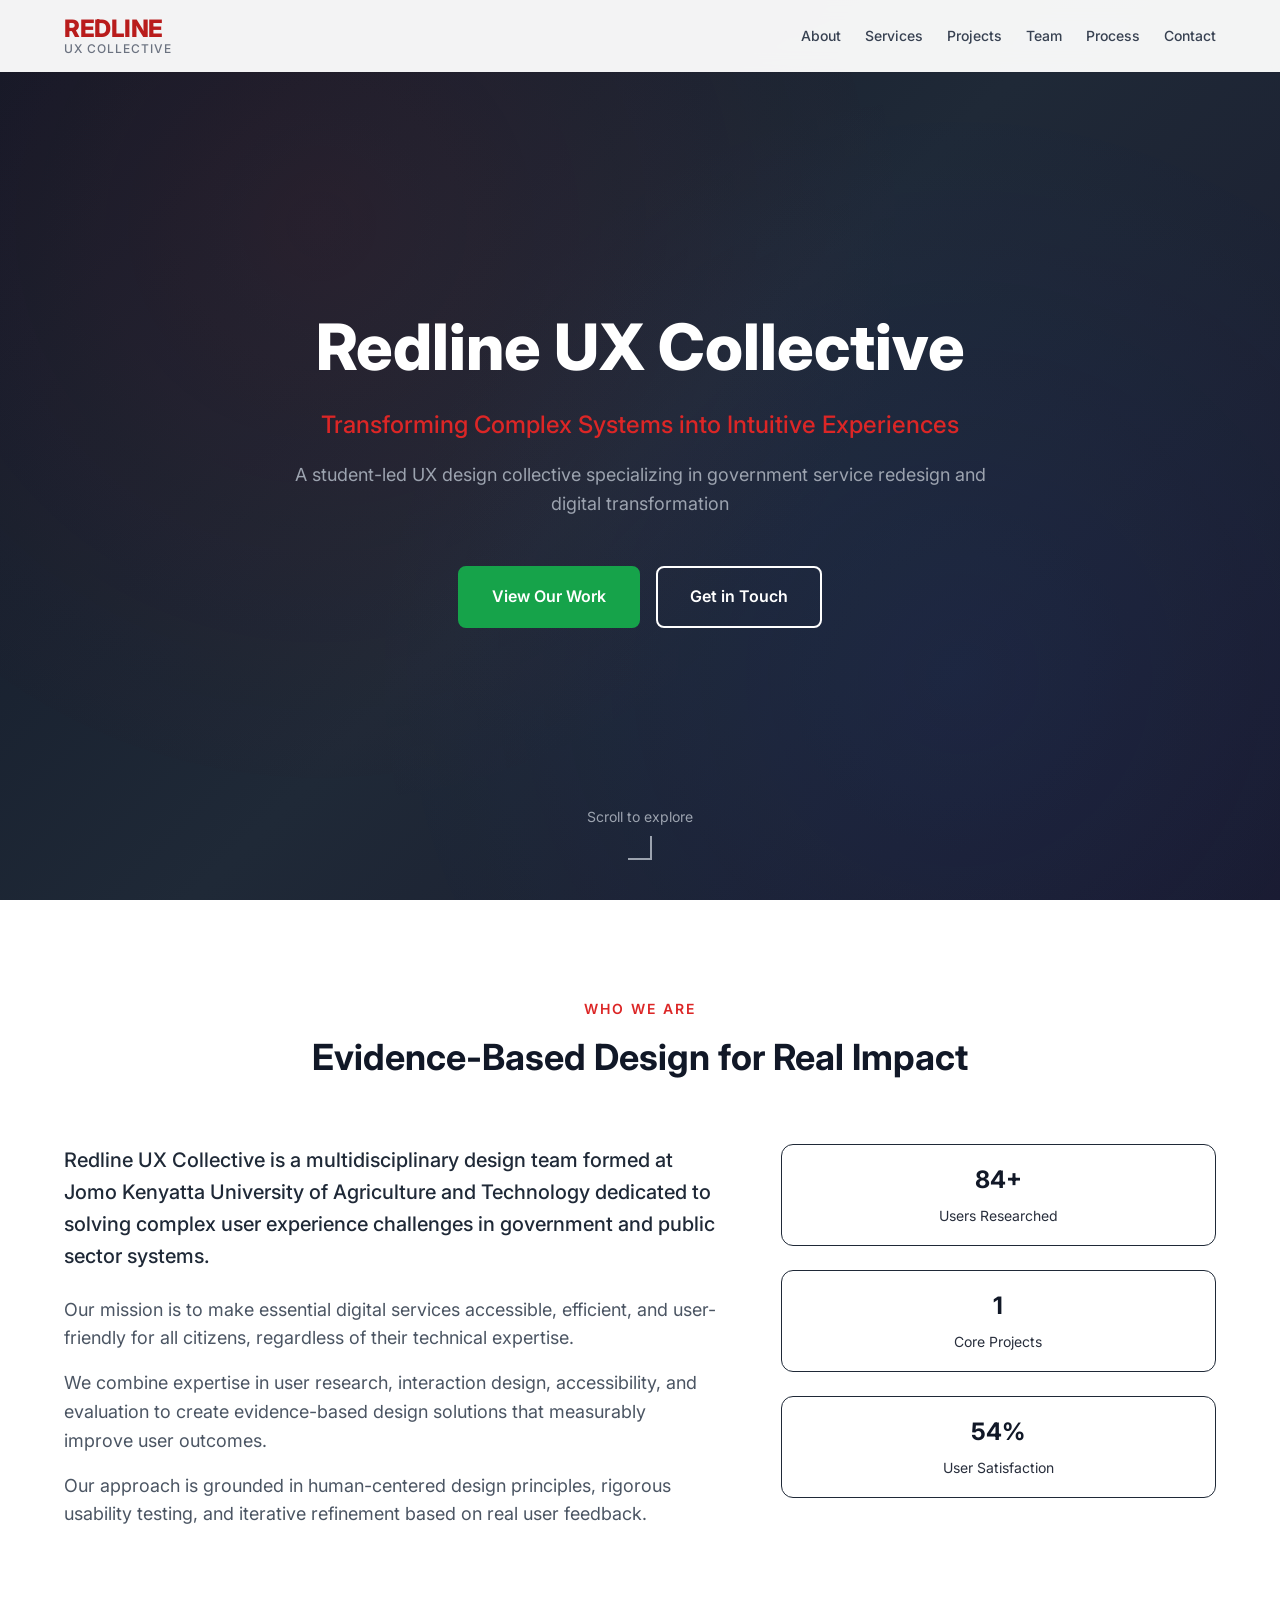
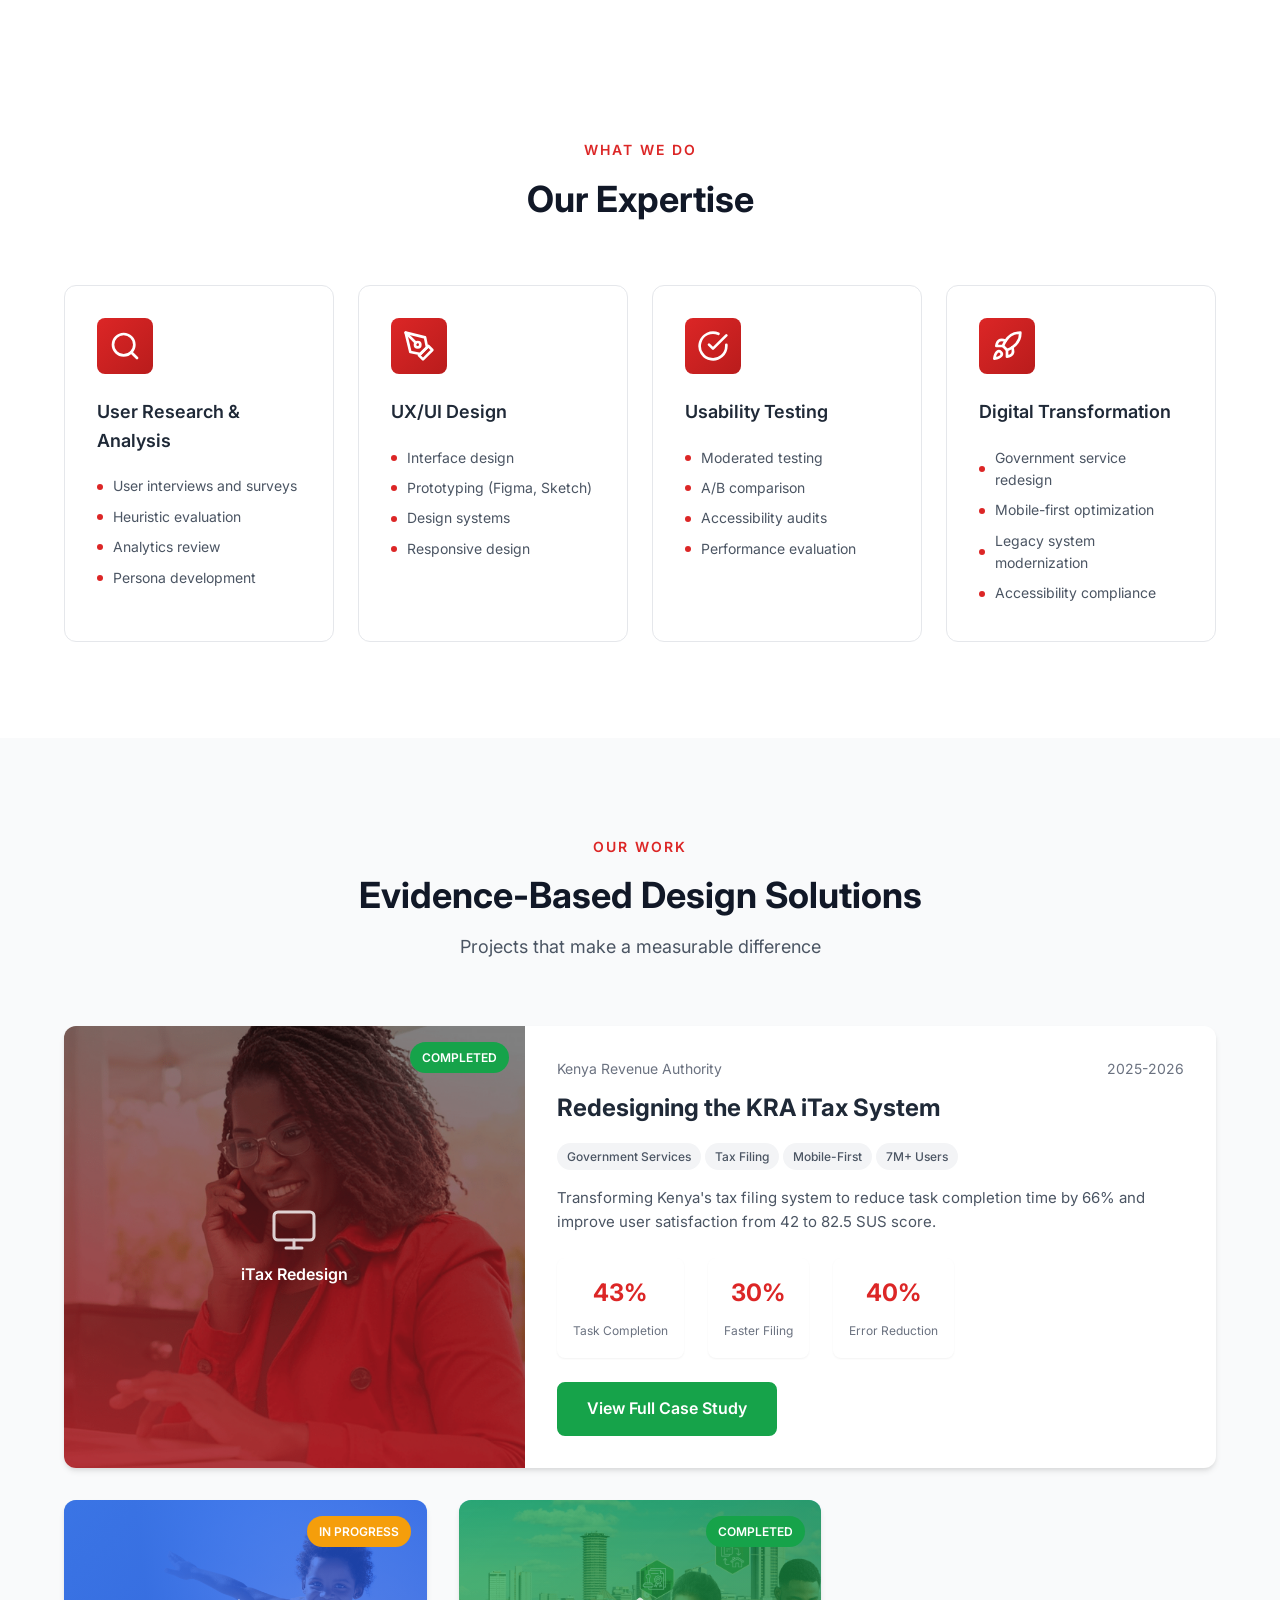
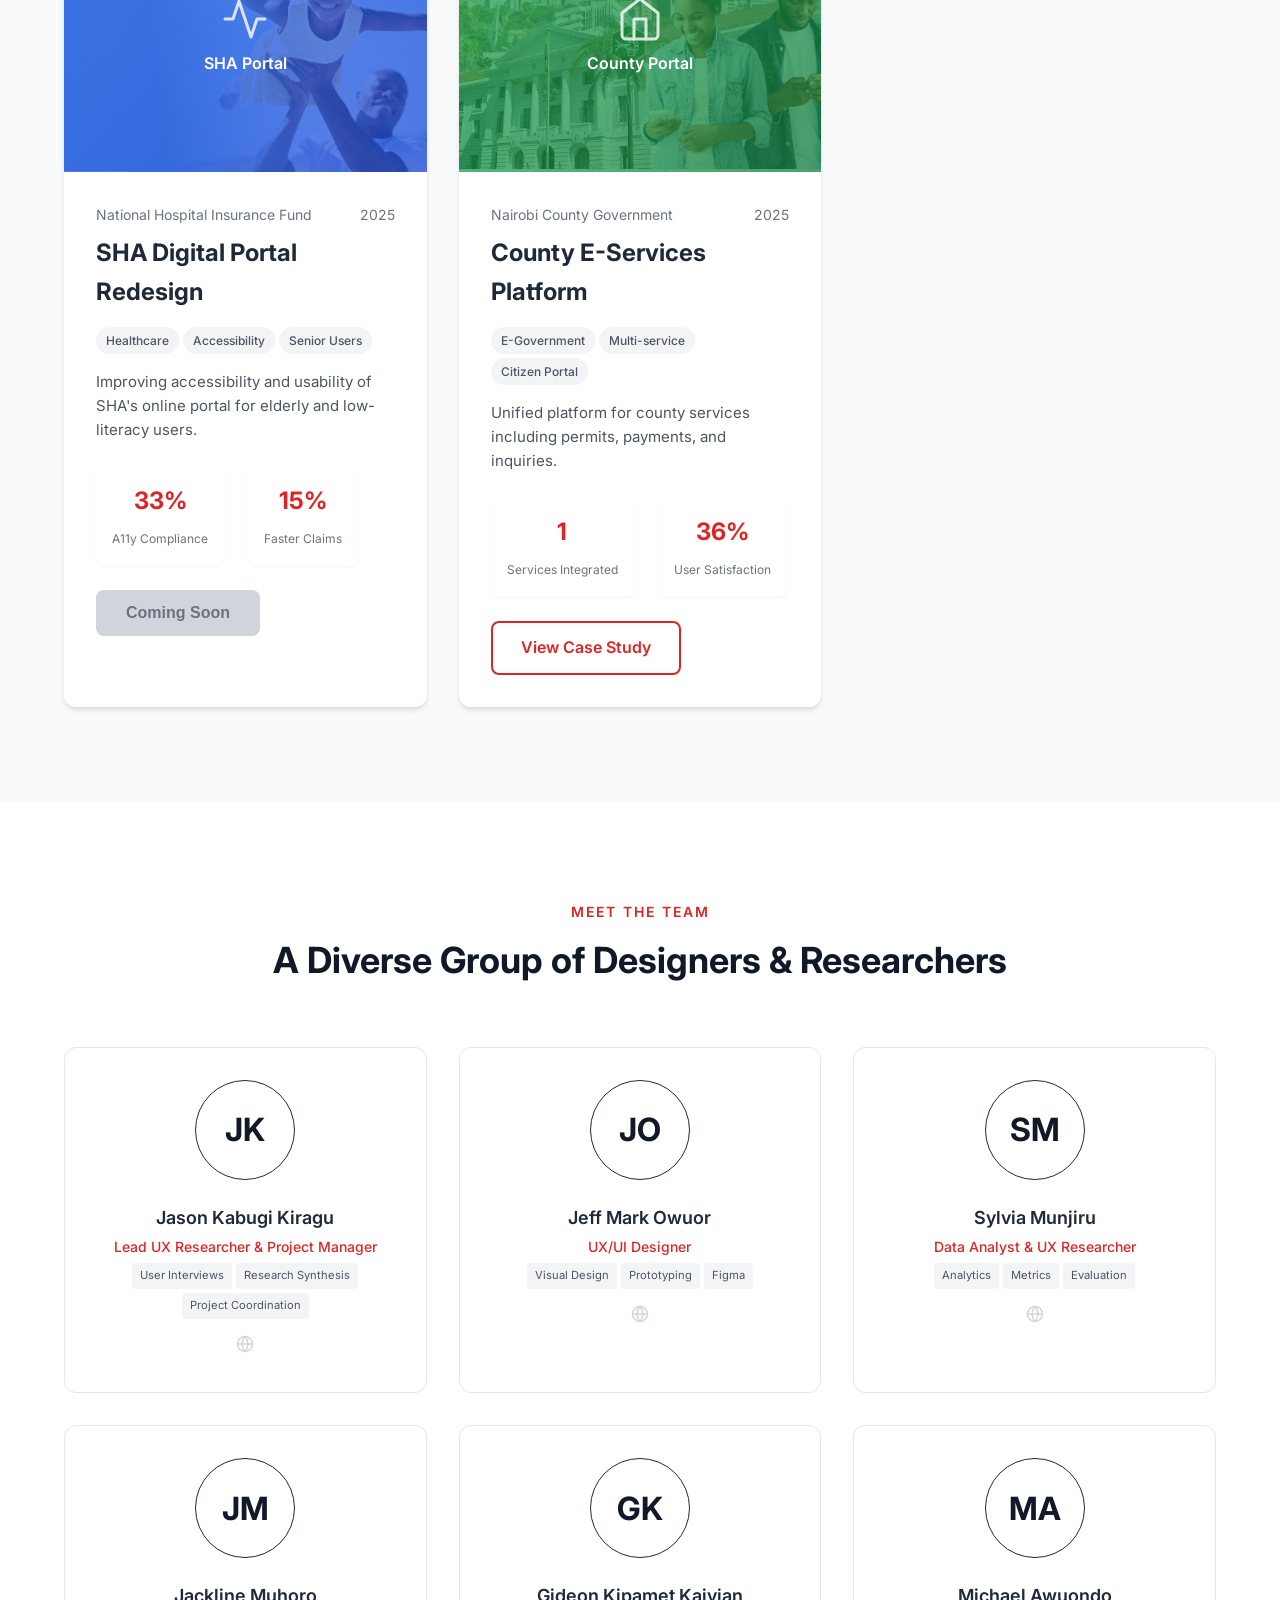
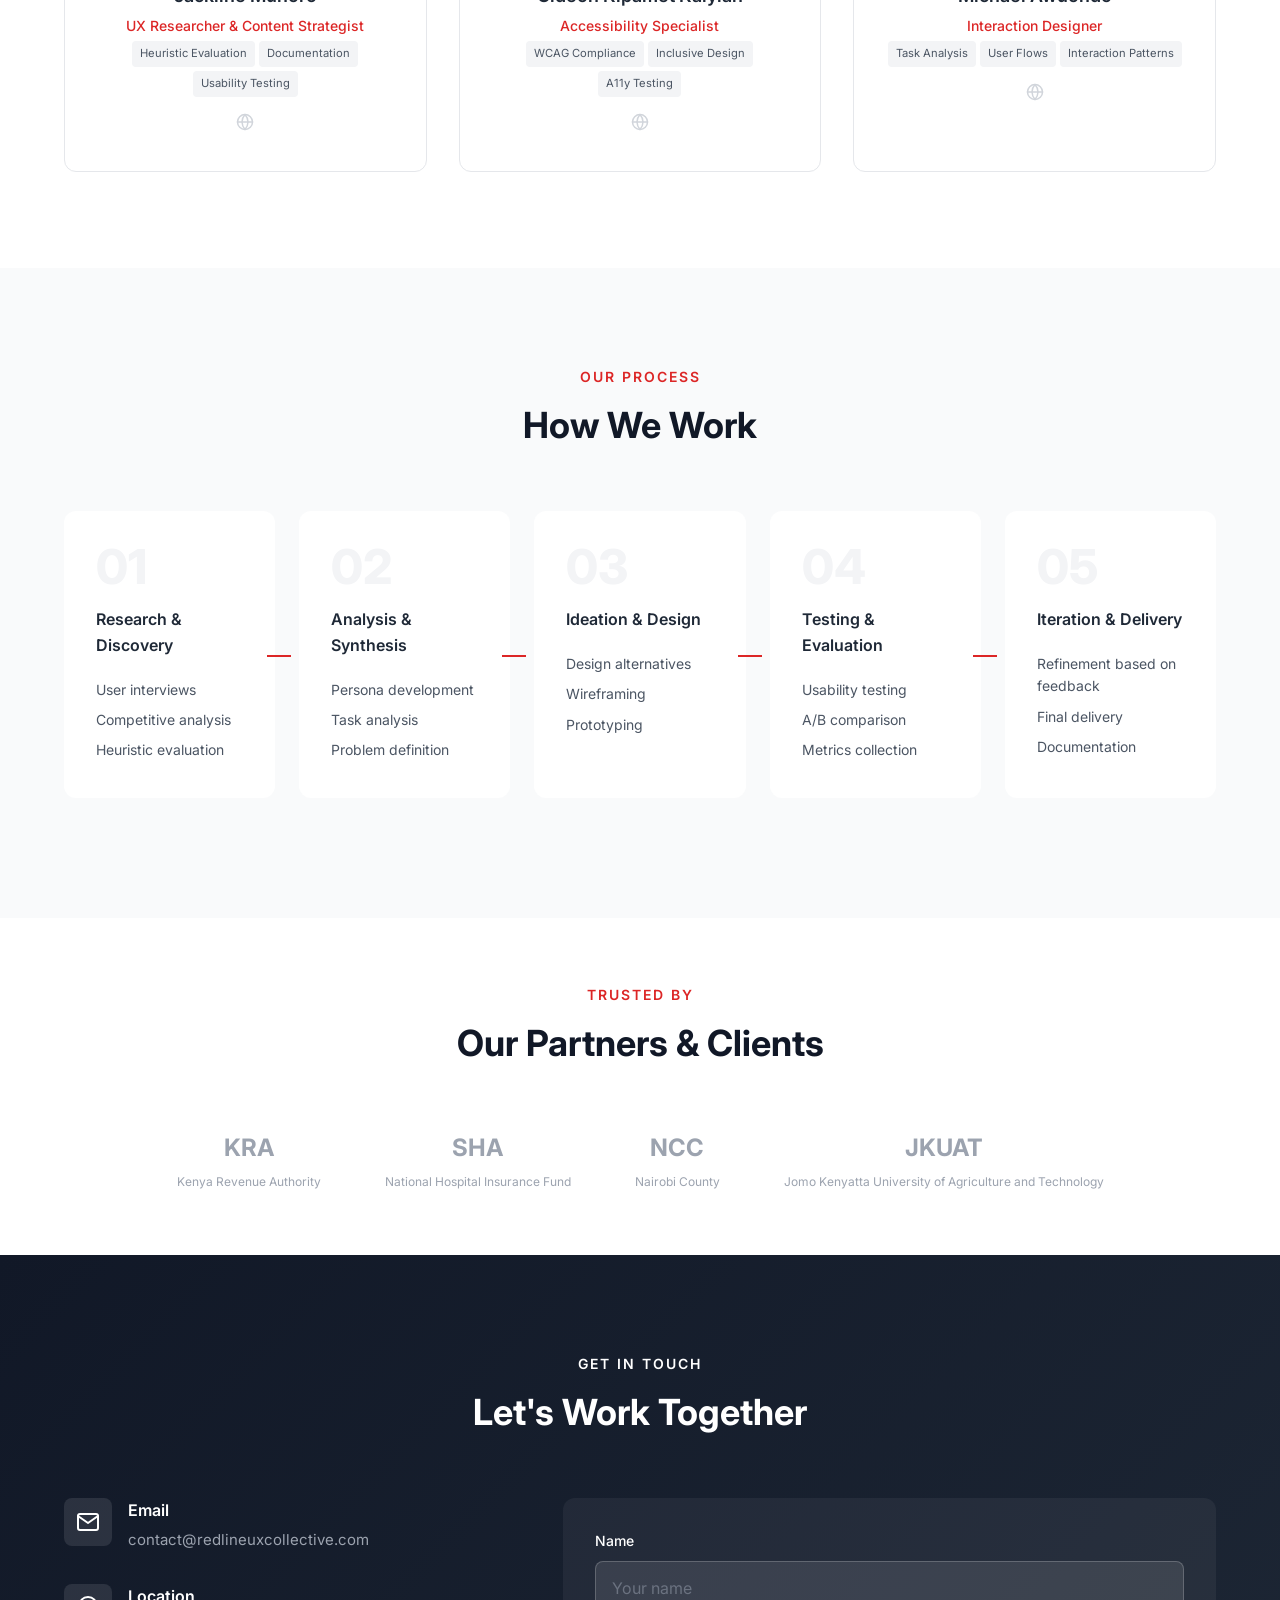
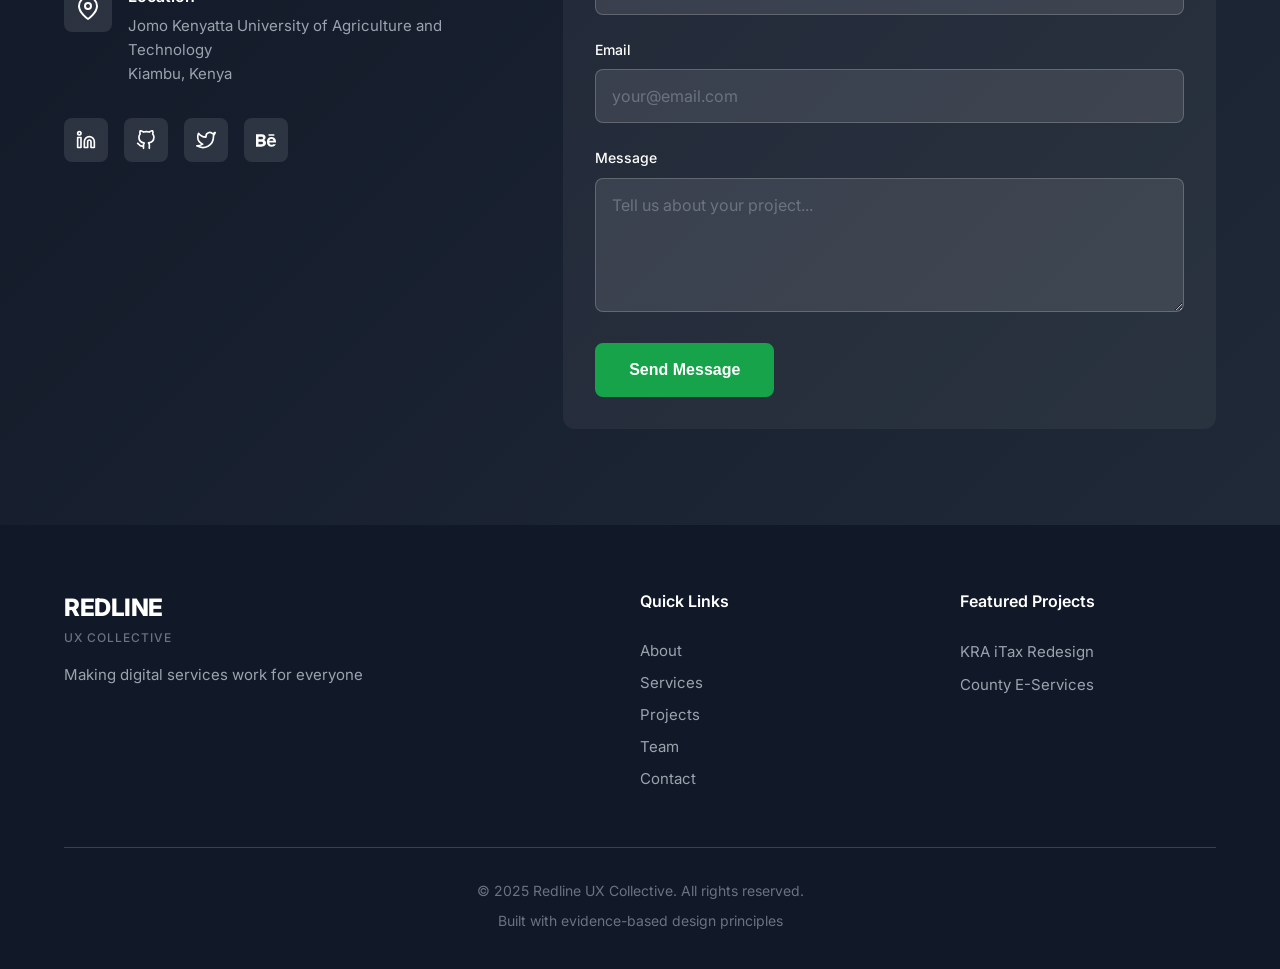
<file: index.html>
<!doctype html>
<html lang="en">

<head>
  <meta charset="UTF-8" />
  <meta name="viewport" content="width=device-width, initial-scale=1.0" />
  <meta name="description"
    content="Redline UX Collective - A student-led UX design collective specializing in government service redesign and digital transformation" />
  <title>Redline UX Collective | UX Design Portfolio</title>
  <link rel="stylesheet" href="styles.css" />
  <link rel="preconnect" href="https://fonts.googleapis.com" />
  <link rel="preconnect" href="https://fonts.gstatic.com" crossorigin />
  <link href="https://fonts.googleapis.com/css2?family=Inter:wght@300;400;500;600;700;800&display=swap"
    rel="stylesheet" />
</head>

<body class="portfolio-page">
  <!-- Navigation -->
  <nav class="navbar portfolio-nav">
    <div class="container">
      <div class="nav-brand">
        <a href="index.html" class="logo-link">
          <span class="logo-text">REDLINE</span>
          <span class="logo-tagline">UX Collective</span>
        </a>
      </div>
      <button class="nav-toggle" id="navToggle" aria-label="Toggle navigation">
        <span></span>
        <span></span>
        <span></span>
      </button>
      <ul class="nav-menu" id="navMenu">
        <li><a href="#about" class="nav-link">About</a></li>
        <li><a href="#services" class="nav-link">Services</a></li>
        <li><a href="#projects" class="nav-link">Projects</a></li>
        <li><a href="#team" class="nav-link">Team</a></li>
        <li><a href="#process" class="nav-link">Process</a></li>
        <li><a href="#contact" class="nav-link">Contact</a></li>
      </ul>
    </div>
  </nav>

  <!-- Hero Section -->
  <section class="portfolio-hero">
    <div class="hero-background">
      <div class="hero-gradient"></div>
      <div class="hero-pattern"></div>
    </div>
    <div class="container">
      <div class="hero-content">
        <h1 class="hero-title">
          <span class="hero-title-main">Redline UX Collective</span>
        </h1>
        <p class="hero-tagline">
          Transforming Complex Systems into Intuitive Experiences
        </p>
        <p class="hero-subtext">
          A student-led UX design collective specializing in government
          service redesign and digital transformation
        </p>
        <div class="hero-cta">
          <a href="#projects" class="btn btn-primary btn-large">View Our Work</a>
          <a href="#contact" class="btn btn-outline btn-large">Get in Touch</a>
        </div>
      </div>
    </div>
    <div class="hero-scroll-indicator">
      <span>Scroll to explore</span>
      <div class="scroll-arrow"></div>
    </div>
  </section>

  <!-- About Section -->
  <section id="about" class="section portfolio-about">
    <div class="container">
      <div class="section-header">
        <span class="section-label">Who We Are</span>
        <h2 class="section-title">Evidence-Based Design for Real Impact</h2>
      </div>
      <div class="about-content">
        <div class="about-text">
          <p class="lead-text">
            Redline UX Collective is a multidisciplinary design team formed at
            Jomo Kenyatta University of Agriculture and Technology dedicated
            to solving complex user experience challenges in government and
            public sector systems.
          </p>
          <p>
            Our mission is to make essential digital services accessible,
            efficient, and user-friendly for all citizens, regardless of their
            technical expertise.
          </p>
          <p>
            We combine expertise in user research, interaction design,
            accessibility, and evaluation to create evidence-based design
            solutions that measurably improve user outcomes.
          </p>
          <p>
            Our approach is grounded in human-centered design principles,
            rigorous usability testing, and iterative refinement based on real
            user feedback.
          </p>
        </div>
        <div class="about-stats">
          <div class="stat-card">
            <span class="stat-number">148+</span>
            <span class="stat-label">Users Researched</span>
          </div>
          <div class="stat-card">
            <span class="stat-number">3</span>
            <span class="stat-label">Core Projects</span>
          </div>
          <div class="stat-card">
            <span class="stat-number">96%</span>
            <span class="stat-label">User Satisfaction</span>
          </div>
        </div>
      </div>
    </div>
  </section>

  <!-- Services Section -->
  <section id="services" class="section portfolio-services">
    <div class="container">
      <div class="section-header">
        <span class="section-label">What We Do</span>
        <h2 class="section-title">Our Expertise</h2>
      </div>
      <div class="services-grid">
        <div class="service-card">
          <div class="service-icon">
            <svg xmlns="http://www.w3.org/2000/svg" width="32" height="32" viewBox="0 0 24 24" fill="none"
              stroke="currentColor" stroke-width="2" stroke-linecap="round" stroke-linejoin="round">
              <circle cx="11" cy="11" r="8"></circle>
              <path d="m21 21-4.35-4.35"></path>
            </svg>
          </div>
          <h3 class="service-title">User Research & Analysis</h3>
          <ul class="service-list">
            <li>User interviews and surveys</li>
            <li>Heuristic evaluation</li>
            <li>Analytics review</li>
            <li>Persona development</li>
          </ul>
        </div>
        <div class="service-card">
          <div class="service-icon">
            <svg xmlns="http://www.w3.org/2000/svg" width="32" height="32" viewBox="0 0 24 24" fill="none"
              stroke="currentColor" stroke-width="2" stroke-linecap="round" stroke-linejoin="round">
              <path d="M12 19l7-7 3 3-7 7-3-3z"></path>
              <path d="M18 13l-1.5-7.5L2 2l3.5 14.5L13 18l5-5z"></path>
              <path d="M2 2l7.586 7.586"></path>
              <circle cx="11" cy="11" r="2"></circle>
            </svg>
          </div>
          <h3 class="service-title">UX/UI Design</h3>
          <ul class="service-list">
            <li>Interface design</li>
            <li>Prototyping (Figma, Sketch)</li>
            <li>Design systems</li>
            <li>Responsive design</li>
          </ul>
        </div>
        <div class="service-card">
          <div class="service-icon">
            <svg xmlns="http://www.w3.org/2000/svg" width="32" height="32" viewBox="0 0 24 24" fill="none"
              stroke="currentColor" stroke-width="2" stroke-linecap="round" stroke-linejoin="round">
              <path d="M22 11.08V12a10 10 0 1 1-5.93-9.14"></path>
              <polyline points="22 4 12 14.01 9 11.01"></polyline>
            </svg>
          </div>
          <h3 class="service-title">Usability Testing</h3>
          <ul class="service-list">
            <li>Moderated testing</li>
            <li>A/B comparison</li>
            <li>Accessibility audits</li>
            <li>Performance evaluation</li>
          </ul>
        </div>
        <div class="service-card">
          <div class="service-icon">
            <svg xmlns="http://www.w3.org/2000/svg" width="32" height="32" viewBox="0 0 24 24" fill="none"
              stroke="currentColor" stroke-width="2" stroke-linecap="round" stroke-linejoin="round">
              <path d="M4.5 16.5c-1.5 1.26-2 5-2 5s3.74-.5 5-2c.71-.84.7-2.13-.09-2.91a2.18 2.18 0 0 0-2.91-.09z">
              </path>
              <path d="m12 15-3-3a22 22 0 0 1 2-3.95A12.88 12.88 0 0 1 22 2c0 2.72-.78 7.5-6 11a22.35 22.35 0 0 1-4 2z">
              </path>
              <path d="M9 12H4s.55-3.03 2-4c1.62-1.08 5 0 5 0"></path>
              <path d="M12 15v5s3.03-.55 4-2c1.08-1.62 0-5 0-5"></path>
            </svg>
          </div>
          <h3 class="service-title">Digital Transformation</h3>
          <ul class="service-list">
            <li>Government service redesign</li>
            <li>Mobile-first optimization</li>
            <li>Legacy system modernization</li>
            <li>Accessibility compliance</li>
          </ul>
        </div>
      </div>
    </div>
  </section>

  <!-- Projects Section -->
  <section id="projects" class="section portfolio-projects">
    <div class="container">
      <div class="section-header">
        <span class="section-label">Our Work</span>
        <h2 class="section-title">Evidence-Based Design Solutions</h2>
        <p class="section-subtitle">
          Projects that make a measurable difference
        </p>
      </div>
      <div class="projects-grid">
        <!-- Project 1: KRA iTax (Primary) -->
        <div class="project-card project-featured">
          <div class="project-thumbnail">
            <div class="placeholder-thumbnail gradient-1">
              <svg xmlns="http://www.w3.org/2000/svg" width="48" height="48" viewBox="0 0 24 24" fill="none"
                stroke="currentColor" stroke-width="1.5" stroke-linecap="round" stroke-linejoin="round">
                <rect x="2" y="3" width="20" height="14" rx="2" ry="2"></rect>
                <line x1="8" y1="21" x2="16" y2="21"></line>
                <line x1="12" y1="17" x2="12" y2="21"></line>
              </svg>
              <span>iTax Redesign</span>
            </div>
            <span class="project-badge badge-completed">Completed</span>
          </div>
          <div class="project-content">
            <div class="project-meta">
              <span class="project-client">Kenya Revenue Authority</span>
              <span class="project-year">2025-2026</span>
            </div>
            <h3 class="project-title">Redesigning the KRA iTax System</h3>
            <div class="project-tags">
              <span class="tag">Government Services</span>
              <span class="tag">Tax Filing</span>
              <span class="tag">Mobile-First</span>
              <span class="tag">7M+ Users</span>
            </div>
            <p class="project-description">
              Transforming Kenya's tax filing system to reduce task completion
              time by 66% and improve user satisfaction from 42 to 82.5 SUS
              score.
            </p>
            <div class="project-metrics">
              <div class="metric">
                <span class="metric-value">96%</span>
                <span class="metric-label">Task Completion</span>
              </div>
              <div class="metric">
                <span class="metric-value">66%</span>
                <span class="metric-label">Faster Filing</span>
              </div>
              <div class="metric">
                <span class="metric-value">89%</span>
                <span class="metric-label">Error Reduction</span>
              </div>
            </div>
            <a href="itax-redesign.html" class="btn btn-primary">View Full Case Study</a>
          </div>
        </div>

        <!-- Project 2: SHA Portal -->
        <div class="project-card">
          <div class="project-thumbnail">
            <div class="placeholder-thumbnail gradient-2">
              <svg xmlns="http://www.w3.org/2000/svg" width="48" height="48" viewBox="0 0 24 24" fill="none"
                stroke="currentColor" stroke-width="1.5" stroke-linecap="round" stroke-linejoin="round">
                <path d="M22 12h-4l-3 9L9 3l-3 9H2"></path>
              </svg>
              <span>SHA Portal</span>
            </div>
            <span class="project-badge badge-progress">In Progress</span>
          </div>
          <div class="project-content">
            <div class="project-meta">
              <span class="project-client">National Hospital Insurance Fund</span>
              <span class="project-year">2025</span>
            </div>
            <h3 class="project-title">SHA Digital Portal Redesign</h3>
            <div class="project-tags">
              <span class="tag">Healthcare</span>
              <span class="tag">Accessibility</span>
              <span class="tag">Senior Users</span>
            </div>
            <p class="project-description">
              Improving accessibility and usability of SHA's online portal
              for elderly and low-literacy users.
            </p>
            <div class="project-metrics">
              <div class="metric">
                <span class="metric-value">85%</span>
                <span class="metric-label">A11y Compliance</span>
              </div>
              <div class="metric">
                <span class="metric-value">40%</span>
                <span class="metric-label">Faster Claims</span>
              </div>
            </div>
            <button class="btn btn-disabled" disabled>Coming Soon</button>
          </div>
        </div>

        <!-- Project 3: County E-Services -->
        <div class="project-card">
          <div class="project-thumbnail">
            <div class="placeholder-thumbnail gradient-3">
              <svg xmlns="http://www.w3.org/2000/svg" width="48" height="48" viewBox="0 0 24 24" fill="none"
                stroke="currentColor" stroke-width="1.5" stroke-linecap="round" stroke-linejoin="round">
                <path d="M3 9l9-7 9 7v11a2 2 0 0 1-2 2H5a2 2 0 0 1-2-2z"></path>
                <polyline points="9 22 9 12 15 12 15 22"></polyline>
              </svg>
              <span>County Portal</span>
            </div>
            <span class="project-badge badge-completed">Completed</span>
          </div>
          <div class="project-content">
            <div class="project-meta">
              <span class="project-client">Nairobi County Government</span>
              <span class="project-year">2025</span>
            </div>
            <h3 class="project-title">County E-Services Platform</h3>
            <div class="project-tags">
              <span class="tag">E-Government</span>
              <span class="tag">Multi-service</span>
              <span class="tag">Citizen Portal</span>
            </div>
            <p class="project-description">
              Unified platform for county services including permits,
              payments, and inquiries.
            </p>
            <div class="project-metrics">
              <div class="metric">
                <span class="metric-value">5</span>
                <span class="metric-label">Services Integrated</span>
              </div>
              <div class="metric">
                <span class="metric-value">92%</span>
                <span class="metric-label">User Satisfaction</span>
              </div>
            </div>
            <a href="project3.html" class="btn btn-secondary">View Case Study</a>
          </div>
        </div>
      </div>
    </div>
  </section>

  <!-- Team Section -->
  <section id="team" class="section portfolio-team">
    <div class="container">
      <div class="section-header">
        <span class="section-label">Meet the Team</span>
        <h2 class="section-title">
          A Diverse Group of Designers & Researchers
        </h2>
      </div>
      <div class="team-grid">
        <!-- Jason -->
        <div class="team-member-card">
          <div class="member-avatar">
            <div class="placeholder-avatar gradient-1">
              <span class="initials">JK</span>
            </div>
          </div>
          <div class="member-info">
            <h3 class="member-name">Jason Kabugi Kiragu</h3>
            <p class="member-role">Lead UX Researcher & Project Manager</p>
            <!-- <p class="member-id">SCT221-0581/2022</p> -->
            <div class="member-expertise">
              <span class="expertise-tag">User Interviews</span>
              <span class="expertise-tag">Research Synthesis</span>
              <span class="expertise-tag">Project Coordination</span>
            </div>
            <div class="member-links">
              <span class="member-link-placeholder" title="Website Coming Soon">
                <svg xmlns="http://www.w3.org/2000/svg" width="18" height="18" viewBox="0 0 24 24" fill="none"
                  stroke="currentColor" stroke-width="2" stroke-linecap="round" stroke-linejoin="round">
                  <circle cx="12" cy="12" r="10"></circle>
                  <line x1="2" y1="12" x2="22" y2="12"></line>
                  <path d="M12 2a15.3 15.3 0 0 1 4 10 15.3 15.3 0 0 1-4 10 15.3 15.3 0 0 1-4-10 15.3 15.3 0 0 1 4-10z">
                  </path>
                </svg>
              </span>
            </div>
          </div>
        </div>

        <!-- Jeff -->
        <div class="team-member-card">
          <div class="member-avatar">
            <div class="placeholder-avatar gradient-2">
              <span class="initials">JO</span>
            </div>
          </div>
          <div class="member-info">
            <h3 class="member-name">Jeff Mark Owuor</h3>
            <p class="member-role">UX/UI Designer</p>
            <!-- <p class="member-id">SCT221-0440/2022</p> -->
            <div class="member-expertise">
              <span class="expertise-tag">Visual Design</span>
              <span class="expertise-tag">Prototyping</span>
              <span class="expertise-tag">Figma</span>
            </div>
            <div class="member-links">
              <span class="member-link-placeholder" title="Website Coming Soon">
                <svg xmlns="http://www.w3.org/2000/svg" width="18" height="18" viewBox="0 0 24 24" fill="none"
                  stroke="currentColor" stroke-width="2" stroke-linecap="round" stroke-linejoin="round">
                  <circle cx="12" cy="12" r="10"></circle>
                  <line x1="2" y1="12" x2="22" y2="12"></line>
                  <path d="M12 2a15.3 15.3 0 0 1 4 10 15.3 15.3 0 0 1-4 10 15.3 15.3 0 0 1-4-10 15.3 15.3 0 0 1 4-10z">
                  </path>
                </svg>
              </span>
            </div>
          </div>
        </div>

        <!-- Sylvia -->
        <div class="team-member-card">
          <div class="member-avatar">
            <div class="placeholder-avatar gradient-3">
              <span class="initials">SM</span>
            </div>
          </div>
          <div class="member-info">
            <h3 class="member-name">Sylvia Munjiru</h3>
            <p class="member-role">Data Analyst & UX Researcher</p>
            <!-- <p class="member-id">SCT221-0263/2021</p> -->
            <div class="member-expertise">
              <span class="expertise-tag">Analytics</span>
              <span class="expertise-tag">Metrics</span>
              <span class="expertise-tag">Evaluation</span>
            </div>
            <div class="member-links">
              <span class="member-link-placeholder" title="Website Coming Soon">
                <svg xmlns="http://www.w3.org/2000/svg" width="18" height="18" viewBox="0 0 24 24" fill="none"
                  stroke="currentColor" stroke-width="2" stroke-linecap="round" stroke-linejoin="round">
                  <circle cx="12" cy="12" r="10"></circle>
                  <line x1="2" y1="12" x2="22" y2="12"></line>
                  <path d="M12 2a15.3 15.3 0 0 1 4 10 15.3 15.3 0 0 1-4 10 15.3 15.3 0 0 1-4-10 15.3 15.3 0 0 1 4-10z">
                  </path>
                </svg>
              </span>
            </div>
          </div>
        </div>

        <!-- Jackline -->
        <div class="team-member-card">
          <div class="member-avatar">
            <div class="placeholder-avatar gradient-4">
              <span class="initials">JM</span>
            </div>
          </div>
          <div class="member-info">
            <h3 class="member-name">Jackline Muhoro</h3>
            <p class="member-role">UX Researcher & Content Strategist</p>
            <!-- <p class="member-id">SCT221-0258/2022</p> -->
            <div class="member-expertise">
              <span class="expertise-tag">Heuristic Evaluation</span>
              <span class="expertise-tag">Documentation</span>
              <span class="expertise-tag">Usability Testing</span>
            </div>
            <div class="member-links">
              <span class="member-link-placeholder" title="Website Coming Soon">
                <svg xmlns="http://www.w3.org/2000/svg" width="18" height="18" viewBox="0 0 24 24" fill="none"
                  stroke="currentColor" stroke-width="2" stroke-linecap="round" stroke-linejoin="round">
                  <circle cx="12" cy="12" r="10"></circle>
                  <line x1="2" y1="12" x2="22" y2="12"></line>
                  <path d="M12 2a15.3 15.3 0 0 1 4 10 15.3 15.3 0 0 1-4 10 15.3 15.3 0 0 1-4-10 15.3 15.3 0 0 1 4-10z">
                  </path>
                </svg>
              </span>
            </div>
          </div>
        </div>

        <!-- Gideon -->
        <div class="team-member-card">
          <div class="member-avatar">
            <div class="placeholder-avatar gradient-5">
              <span class="initials">GK</span>
            </div>
          </div>
          <div class="member-info">
            <h3 class="member-name">Gideon Kipamet Kaiyian</h3>
            <p class="member-role">Accessibility Specialist</p>
            <!-- <p class="member-id">SCT221-0255/2023</p> -->
            <div class="member-expertise">
              <span class="expertise-tag">WCAG Compliance</span>
              <span class="expertise-tag">Inclusive Design</span>
              <span class="expertise-tag">A11y Testing</span>
            </div>
            <div class="member-links">
              <span class="member-link-placeholder" title="Website Coming Soon">
                <svg xmlns="http://www.w3.org/2000/svg" width="18" height="18" viewBox="0 0 24 24" fill="none"
                  stroke="currentColor" stroke-width="2" stroke-linecap="round" stroke-linejoin="round">
                  <circle cx="12" cy="12" r="10"></circle>
                  <line x1="2" y1="12" x2="22" y2="12"></line>
                  <path d="M12 2a15.3 15.3 0 0 1 4 10 15.3 15.3 0 0 1-4 10 15.3 15.3 0 0 1-4-10 15.3 15.3 0 0 1 4-10z">
                  </path>
                </svg>
              </span>
            </div>
          </div>
        </div>

        <!-- Michael -->
        <div class="team-member-card">
          <div class="member-avatar">
            <div class="placeholder-avatar gradient-6">
              <span class="initials">MA</span>
            </div>
          </div>
          <div class="member-info">
            <h3 class="member-name">Michael Awuondo</h3>
            <p class="member-role">Interaction Designer</p>
            <!-- <p class="member-id">SCT221-0501/2022</p> -->
            <div class="member-expertise">
              <span class="expertise-tag">Task Analysis</span>
              <span class="expertise-tag">User Flows</span>
              <span class="expertise-tag">Interaction Patterns</span>
            </div>
            <div class="member-links">
              <span class="member-link-placeholder" title="Website Coming Soon">
                <svg xmlns="http://www.w3.org/2000/svg" width="18" height="18" viewBox="0 0 24 24" fill="none"
                  stroke="currentColor" stroke-width="2" stroke-linecap="round" stroke-linejoin="round">
                  <circle cx="12" cy="12" r="10"></circle>
                  <line x1="2" y1="12" x2="22" y2="12"></line>
                  <path d="M12 2a15.3 15.3 0 0 1 4 10 15.3 15.3 0 0 1-4 10 15.3 15.3 0 0 1-4-10 15.3 15.3 0 0 1 4-10z">
                  </path>
                </svg>
              </span>
            </div>
          </div>
        </div>
      </div>
    </div>
  </section>

  <!-- Process Section -->
  <section id="process" class="section portfolio-process">
    <div class="container">
      <div class="section-header">
        <span class="section-label">Our Process</span>
        <h2 class="section-title">How We Work</h2>
      </div>
      <div class="process-timeline">
        <div class="process-step">
          <div class="step-number">01</div>
          <div class="step-content">
            <h3 class="step-title">Research & Discovery</h3>
            <ul class="step-list">
              <li>User interviews</li>
              <li>Competitive analysis</li>
              <li>Heuristic evaluation</li>
            </ul>
          </div>
        </div>
        <div class="process-step">
          <div class="step-number">02</div>
          <div class="step-content">
            <h3 class="step-title">Analysis & Synthesis</h3>
            <ul class="step-list">
              <li>Persona development</li>
              <li>Task analysis</li>
              <li>Problem definition</li>
            </ul>
          </div>
        </div>
        <div class="process-step">
          <div class="step-number">03</div>
          <div class="step-content">
            <h3 class="step-title">Ideation & Design</h3>
            <ul class="step-list">
              <li>Design alternatives</li>
              <li>Wireframing</li>
              <li>Prototyping</li>
            </ul>
          </div>
        </div>
        <div class="process-step">
          <div class="step-number">04</div>
          <div class="step-content">
            <h3 class="step-title">Testing & Evaluation</h3>
            <ul class="step-list">
              <li>Usability testing</li>
              <li>A/B comparison</li>
              <li>Metrics collection</li>
            </ul>
          </div>
        </div>
        <div class="process-step">
          <div class="step-number">05</div>
          <div class="step-content">
            <h3 class="step-title">Iteration & Delivery</h3>
            <ul class="step-list">
              <li>Refinement based on feedback</li>
              <li>Final delivery</li>
              <li>Documentation</li>
            </ul>
          </div>
        </div>
      </div>
    </div>
  </section>

  <!-- Partners Section -->
  <section class="section portfolio-partners">
    <div class="container">
      <div class="section-header">
        <span class="section-label">Trusted By</span>
        <h2 class="section-title">Our Partners & Clients</h2>
      </div>
      <div class="partners-grid">
        <div class="partner-logo">
          <div class="placeholder-logo">
            <span>KRA</span>
            <small>Kenya Revenue Authority</small>
          </div>
        </div>
        <div class="partner-logo">
          <div class="placeholder-logo">
            <span>SHA</span>
            <small>National Hospital Insurance Fund</small>
          </div>
        </div>
        <div class="partner-logo">
          <div class="placeholder-logo">
            <span>NCC</span>
            <small>Nairobi County</small>
          </div>
        </div>
        <div class="partner-logo">
          <div class="placeholder-logo">
            <span>JKUAT</span>
            <small>Jomo Kenyatta University of Agriculture and Technology</small>
          </div>
        </div>
      </div>
    </div>
  </section>

  <!-- Contact Section -->
  <section id="contact" class="section portfolio-contact">
    <div class="container">
      <div class="section-header">
        <span class="section-label">Get in Touch</span>
        <h2 class="section-title">Let's Work Together</h2>
      </div>
      <div class="contact-content">
        <div class="contact-info">
          <div class="contact-item">
            <div class="contact-icon">
              <svg xmlns="http://www.w3.org/2000/svg" width="24" height="24" viewBox="0 0 24 24" fill="none"
                stroke="currentColor" stroke-width="2" stroke-linecap="round" stroke-linejoin="round">
                <path d="M4 4h16c1.1 0 2 .9 2 2v12c0 1.1-.9 2-2 2H4c-1.1 0-2-.9-2-2V6c0-1.1.9-2 2-2z"></path>
                <polyline points="22,6 12,13 2,6"></polyline>
              </svg>
            </div>
            <div class="contact-details">
              <h4>Email</h4>
              <p>contact@redlineuxcollective.com</p>
            </div>
          </div>
          <div class="contact-item">
            <div class="contact-icon">
              <svg xmlns="http://www.w3.org/2000/svg" width="24" height="24" viewBox="0 0 24 24" fill="none"
                stroke="currentColor" stroke-width="2" stroke-linecap="round" stroke-linejoin="round">
                <path d="M21 10c0 7-9 13-9 13s-9-6-9-13a9 9 0 0 1 18 0z"></path>
                <circle cx="12" cy="10" r="3"></circle>
              </svg>
            </div>
            <div class="contact-details">
              <h4>Location</h4>
              <p>
                Jomo Kenyatta University of Agriculture and Technology<br />Kiambu,
                Kenya
              </p>
            </div>
          </div>
          <div class="social-links">
            <a href="#" class="social-link" title="LinkedIn">
              <svg xmlns="http://www.w3.org/2000/svg" width="20" height="20" viewBox="0 0 24 24" fill="none"
                stroke="currentColor" stroke-width="2" stroke-linecap="round" stroke-linejoin="round">
                <path d="M16 8a6 6 0 0 1 6 6v7h-4v-7a2 2 0 0 0-2-2 2 2 0 0 0-2 2v7h-4v-7a6 6 0 0 1 6-6z"></path>
                <rect x="2" y="9" width="4" height="12"></rect>
                <circle cx="4" cy="4" r="2"></circle>
              </svg>
            </a>
            <a href="#" class="social-link" title="GitHub">
              <svg xmlns="http://www.w3.org/2000/svg" width="20" height="20" viewBox="0 0 24 24" fill="none"
                stroke="currentColor" stroke-width="2" stroke-linecap="round" stroke-linejoin="round">
                <path
                  d="M9 19c-5 1.5-5-2.5-7-3m14 6v-3.87a3.37 3.37 0 0 0-.94-2.61c3.14-.35 6.44-1.54 6.44-7A5.44 5.44 0 0 0 20 4.77 5.07 5.07 0 0 0 19.91 1S18.73.65 16 2.48a13.38 13.38 0 0 0-7 0C6.27.65 5.09 1 5.09 1A5.07 5.07 0 0 0 5 4.77a5.44 5.44 0 0 0-1.5 3.78c0 5.42 3.3 6.61 6.44 7A3.37 3.37 0 0 0 9 18.13V22">
                </path>
              </svg>
            </a>
            <a href="#" class="social-link" title="Twitter">
              <svg xmlns="http://www.w3.org/2000/svg" width="20" height="20" viewBox="0 0 24 24" fill="none"
                stroke="currentColor" stroke-width="2" stroke-linecap="round" stroke-linejoin="round">
                <path
                  d="M23 3a10.9 10.9 0 0 1-3.14 1.53 4.48 4.48 0 0 0-7.86 3v1A10.66 10.66 0 0 1 3 4s-4 9 5 13a11.64 11.64 0 0 1-7 2c9 5 20 0 20-11.5a4.5 4.5 0 0 0-.08-.83A7.72 7.72 0 0 0 23 3z">
                </path>
              </svg>
            </a>
            <a href="#" class="social-link" title="Behance">
              <svg xmlns="http://www.w3.org/2000/svg" width="20" height="20" viewBox="0 0 24 24" fill="currentColor">
                <path
                  d="M22 7h-7v-2h7v2zm1.726 10c-.442 1.297-2.029 3-5.101 3-3.074 0-5.564-1.729-5.564-5.675 0-3.91 2.325-5.92 5.466-5.92 3.082 0 4.964 1.782 5.375 4.426.078.506.109 1.188.095 2.14h-8.027c.13 3.211 3.483 3.312 4.588 2.029h3.168zm-7.686-4h4.965c-.105-1.547-1.136-2.219-2.477-2.219-1.466 0-2.277.768-2.488 2.219zm-9.574 6.988h-6.466v-14.967h6.953c5.476.081 5.58 5.444 2.72 6.906 3.461 1.26 3.577 8.061-3.207 8.061zm-3.466-8.988h3.584c2.508 0 2.906-3-.312-3h-3.272v3zm3.391 3h-3.391v3.016h3.341c3.055 0 2.868-3.016.05-3.016z" />
              </svg>
            </a>
          </div>
        </div>
        <form class="contact-form" action="#" method="POST">
          <div class="form-group">
            <label for="name">Name</label>
            <input type="text" id="name" name="name" placeholder="Your name" required />
          </div>
          <div class="form-group">
            <label for="email">Email</label>
            <input type="email" id="email" name="email" placeholder="your@email.com" required />
          </div>
          <div class="form-group">
            <label for="message">Message</label>
            <textarea id="message" name="message" rows="5" placeholder="Tell us about your project..."
              required></textarea>
          </div>
          <button type="submit" class="btn btn-primary btn-large">
            Send Message
          </button>
        </form>
      </div>
    </div>
  </section>

  <!-- Footer -->
  <footer class="portfolio-footer">
    <div class="container">
      <div class="footer-content">
        <div class="footer-brand">
          <div class="footer-logo">
            <span class="logo-text">REDLINE</span>
            <span class="logo-tagline">UX Collective</span>
          </div>
          <p class="footer-tagline">
            Making digital services work for everyone
          </p>
        </div>
        <div class="footer-links">
          <h4>Quick Links</h4>
          <ul>
            <li><a href="#about">About</a></li>
            <li><a href="#services">Services</a></li>
            <li><a href="#projects">Projects</a></li>
            <li><a href="#team">Team</a></li>
            <li><a href="#contact">Contact</a></li>
          </ul>
        </div>
        <div class="footer-projects">
          <h4>Featured Projects</h4>
          <ul>
            <li><a href="itax-redesign.html">KRA iTax Redesign</a></li>
            <li><a href="project3.html">County E-Services</a></li>
          </ul>
        </div>
      </div>
      <div class="footer-bottom">
        <p>&copy; 2025 Redline UX Collective. All rights reserved.</p>
        <p class="footer-credit">
          Built with evidence-based design principles
        </p>
      </div>
    </div>
  </footer>

  <!-- Scroll to Top Button -->
  <button id="scrollToTop" class="scroll-to-top" aria-label="Scroll to top">
    <svg xmlns="http://www.w3.org/2000/svg" width="24" height="24" viewBox="0 0 24 24" fill="none" stroke="currentColor"
      stroke-width="2" stroke-linecap="round" stroke-linejoin="round">
      <polyline points="18 15 12 9 6 15"></polyline>
    </svg>
  </button>

  <script src="script.js"></script>
</body>

</html>
</file>
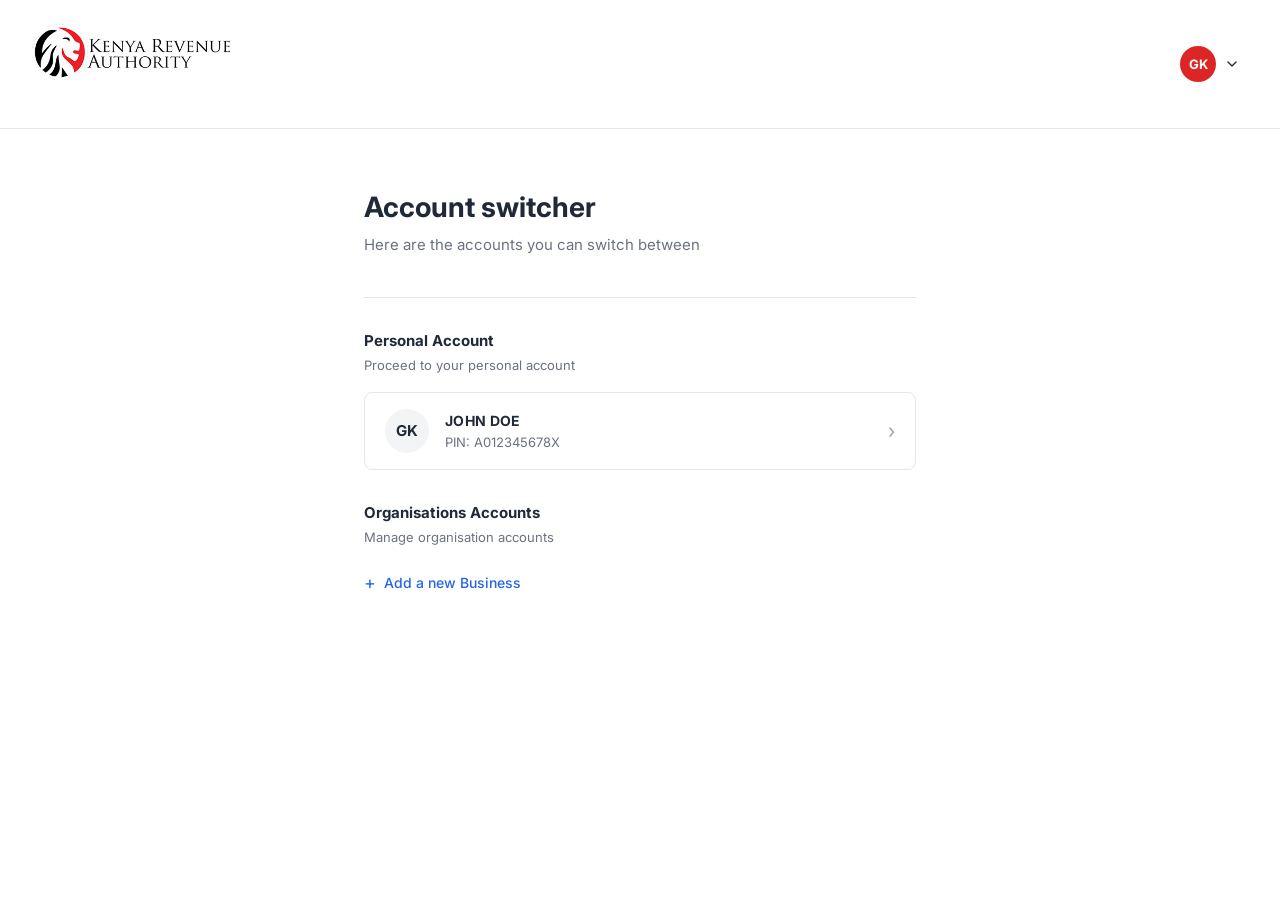
<file: account-switcher.html>
<!DOCTYPE html>
<html lang="en">

<head>
  <meta charset="UTF-8">
  <meta name="viewport" content="width=device-width, initial-scale=1.0">
  <meta name="description" content="KRA iTax System - Account Switcher">
  <title>Account Switcher | KRA iTax System</title>
  <link rel="preconnect" href="https://fonts.googleapis.com">
  <link rel="preconnect" href="https://fonts.gstatic.com" crossorigin>
  <link href="https://fonts.googleapis.com/css2?family=Inter:wght@300;400;500;600;700&display=swap" rel="stylesheet">
  <link rel="stylesheet" href="system-styles.css">
</head>

<body class="system-page">

  <div class="switcher-page">
    <!-- Header -->
    <header class="switcher-header">
      <div class="kra-logo-text"><img class="auth-logo" id="kraLogo" src="assets/KRA_Logo.png"></img></div>
      <div class="profile-menu" id="profileMenu" tabindex="0" role="button" aria-label="User menu">
        <div class="profile-avatar" id="profileAvatar">GK</div>
        <svg width="16" height="16" viewBox="0 0 24 24" fill="none" stroke="currentColor" stroke-width="2"
          stroke-linecap="round" stroke-linejoin="round">
          <polyline points="6 9 12 15 18 9" />
        </svg>
        <div class="profile-dropdown" id="profileDropdown">
          <a href="auth.html" onclick="clearSession()">
            <span>&#x1F6AA;</span> Logout
          </a>
        </div>
      </div>
    </header>

    <!-- Content -->
    <div class="switcher-content fade-in">
      <h2>Account switcher</h2>
      <p class="switcher-subtitle">Here are the accounts you can switch between</p>

      <hr style="border: none; border-top: 1px solid var(--medium-gray); margin-bottom: 32px;">

      <!-- Personal Account Section -->
      <div class="switcher-section">
        <h4>Personal Account</h4>
        <p class="section-desc">Proceed to your personal account</p>

        <a href="dashboard.html?account=personal" class="account-card" id="personalCard"
          aria-label="Switch to personal account">
          <div class="account-avatar" id="personalAvatar">GK</div>
          <div class="account-info">
            <div class="account-name" id="personalName">JOHN DOE</div>
            <div class="account-pin" id="personalPin">PIN: A012345678X</div>
          </div>
          <div class="account-arrow">&#8250;</div>
        </a>
      </div>

      <!-- Organisation Accounts Section -->
      <div class="switcher-section">
        <h4>Organisations Accounts</h4>
        <p class="section-desc">Manage organisation accounts</p>

        <div id="businessCards"></div>

        <button type="button" class="add-business-btn" id="addBusinessBtn" aria-label="Add a new business">
          <span style="font-size: 18px; font-weight: 400;">+</span>
          Add a new Business
        </button>
      </div>
    </div>
  </div>

  <script src="system-script.js"></script>
  <script>
    // Set logo
    document.getElementById('headerLogo').innerHTML = getKRALogoHeaderSVG();

    // Get session data
    const session = getSession();
    if (!session) {
      window.location.href = 'auth.html';
    }

    if (session) {
      const initials = getInitials(session.name);
      document.getElementById('profileAvatar').textContent = initials;
      document.getElementById('personalAvatar').textContent = initials;
      document.getElementById('personalName').textContent = session.name.toUpperCase();
      document.getElementById('personalPin').textContent = 'PIN: ' + session.pin;

      // Show business accounts if any
      const businessCards = document.getElementById('businessCards');
      if (session.businesses && session.businesses.length > 0) {
        session.businesses.forEach(biz => {
          const card = document.createElement('a');
          card.href = 'dashboard.html?account=business&pin=' + biz.pin;
          card.className = 'account-card';
          card.setAttribute('aria-label', 'Switch to ' + biz.name);
          card.innerHTML = `
            <div class="account-avatar" style="background: var(--secondary-blue-light); color: var(--secondary-blue);">${getInitials(biz.name)}</div>
            <div class="account-info">
              <div class="account-name">${biz.name.toUpperCase()}</div>
              <div class="account-pin">PIN: ${biz.pin}</div>
            </div>
            <div class="account-arrow">&#8250;</div>
          `;
          businessCards.appendChild(card);
        });
      }
    }

    // Add business button
    document.getElementById('addBusinessBtn').addEventListener('click', () => {
      showToast('Business registration form coming soon', 'info');
    });

    // Profile dropdown
    initProfileDropdown();
  </script>
</body>

</html>
</file>
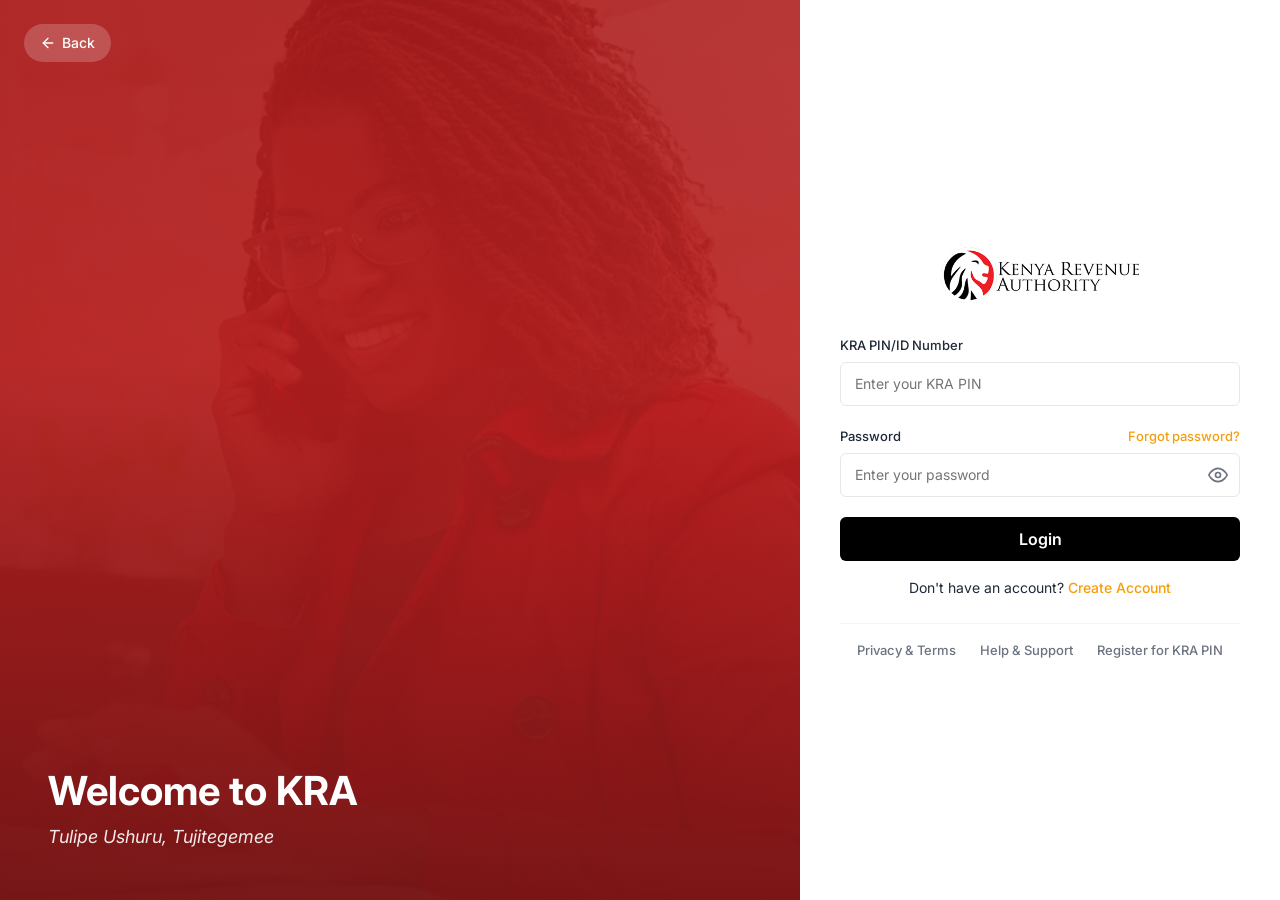
<file: auth.html>
<!doctype html>
<html lang="en">

<head>
  <meta charset="UTF-8" />
  <meta name="viewport" content="width=device-width, initial-scale=1.0" />
  <meta name="description" content="KRA iTax System - Login" />
  <title>Login | KRA iTax System</title>
  <link rel="preconnect" href="https://fonts.googleapis.com" />
  <link rel="preconnect" href="https://fonts.gstatic.com" crossorigin />
  <link href="https://fonts.googleapis.com/css2?family=Inter:wght@300;400;500;600;700&display=swap" rel="stylesheet" />
  <link rel="stylesheet" href="system-styles.css" />
</head>

<body class="system-page">
  <div class="auth-container">
    <!-- Left Side: Hero Image -->
    <div class="auth-hero" style="
          background:
            linear-gradient(
              135deg,
              rgba(185, 28, 28, 0.82),
              rgba(220, 38, 38, 0.7)
            ),
            url(&quot;assets/Background.png&quot;) center/cover no-repeat;
        ">
      <a href="itax-redesign.html" class="auth-back-btn" aria-label="Go back to case study">
        <svg width="16" height="16" viewBox="0 0 24 24" fill="none" stroke="currentColor" stroke-width="2"
          stroke-linecap="round" stroke-linejoin="round">
          <line x1="19" y1="12" x2="5" y2="12" />
          <polyline points="12 19 5 12 12 5" />
        </svg>
        Back
      </a>
      <div class="auth-hero-content">
        <h1>Welcome to KRA</h1>
        <p>Tulipe Ushuru, Tujitegemee</p>
      </div>
    </div>

    <!-- Right Side: Login Form -->
    <div class="auth-form-side">
      <div class="auth-form-card fade-in">
        <!-- KRA Logo -->
        <img class="auth-logo" id="kraLogo" src="assets/KRA_Logo.png"></img>

        <!-- eCitizen Login
          <button
            type="button"
            class="ecitizen-btn"
            id="eCitizenBtn"
            aria-label="Login with eCitizen"
          >
            <svg width="24" height="24" viewBox="0 0 24 24" fill="none">
              <rect
                width="24"
                height="24"
                rx="4"
                fill="#006600"
                opacity="0.1"
              />
              <text
                x="12"
                y="16"
                text-anchor="middle"
                fill="#006600"
                font-size="8"
                font-weight="700"
                font-family="Inter"
              >
                GK
              </text>
            </svg>
            <span style="color: var(--text-secondary); font-size: 14px"
              >eCitizen</span
            >
            <span class="ecitizen-badge">Login with eCitizen</span>
          </button>

           Divider
          <div class="divider">Or</div> -->

        <!-- Login Form -->
        <form id="loginForm" novalidate>
          <div class="form-group">
            <label for="kraPin" class="form-label">KRA PIN/ID Number</label>
            <input type="text" id="kraPin" class="form-input" placeholder="Enter your KRA PIN"
              autocomplete="username" aria-required="true" />
            <p class="form-error" id="pinError">Please enter your KRA PIN</p>
          </div>

          <div class="form-group">
            <div class="form-label-row">
              <label for="password" class="form-label" style="margin-bottom: 0">Password</label>
              <a href="#" class="orange-link" id="forgotPassword" style="font-size: 13px">Forgot password?</a>
            </div>
            <div class="input-wrapper">
              <input type="password" id="password" class="form-input"
                placeholder="Enter your password" autocomplete="current-password" aria-required="true" />
              <button type="button" class="input-icon-btn" id="togglePassword" aria-label="Toggle password visibility">
                <svg width="20" height="20" viewBox="0 0 24 24" fill="none" stroke="currentColor" stroke-width="2"
                  stroke-linecap="round" stroke-linejoin="round">
                  <path d="M1 12s4-8 11-8 11 8 11 8-4 8-11 8-11-8-11-8z" />
                  <circle cx="12" cy="12" r="3" />
                </svg>
              </button>
            </div>
            <p class="form-error" id="passwordError">
              Please enter your password
            </p>
          </div>

          <button type="submit" class="btn btn-primary btn-full btn-lg" id="loginBtn">
            Login
          </button>
        </form>

        <!-- Create Account -->
        <p class="text-center mt-2" style="font-size: 14px">
          Don't have an account?
          <a href="#" class="orange-link" id="createAccount">Create Account</a>
        </p>

        <!-- Footer Links -->
        <div class="auth-links">
          <a href="#">Privacy &amp; Terms</a>
          <a href="#">Help &amp; Support</a>
          <a href="#">Register for KRA PIN</a>
        </div>
      </div>
    </div>
  </div>

  <!-- Loading Overlay -->
  <div class="loading-overlay" id="loadingOverlay" role="alert" aria-live="assertive">
    <div class="loading-spinner"></div>
    <p class="loading-text">Loading...</p>
    <p class="loading-subtext">
      This may take a few seconds, please don't close this page.
    </p>
  </div>

  <script src="system-script.js"></script>
  <script>
    // Insert KRA logo
    document.getElementById("kraLogo").innerHTML = getKRALogoHeaderSVG();

    // Toggle password visibility
    const toggleBtn = document.getElementById("togglePassword");
    const passwordInput = document.getElementById("password");
    let passwordVisible = false;

    toggleBtn.addEventListener("click", () => {
      passwordVisible = !passwordVisible;
      passwordInput.type = passwordVisible ? "text" : "password";
      toggleBtn.innerHTML = passwordVisible
        ? `<svg width="20" height="20" viewBox="0 0 24 24" fill="none" stroke="currentColor" stroke-width="2" stroke-linecap="round" stroke-linejoin="round"><path d="M17.94 17.94A10.07 10.07 0 0 1 12 20c-7 0-11-8-11-8a18.45 18.45 0 0 1 5.06-5.94M9.9 4.24A9.12 9.12 0 0 1 12 4c7 0 11 8 11 8a18.5 18.5 0 0 1-2.16 3.19m-6.72-1.07a3 3 0 1 1-4.24-4.24"/><line x1="1" y1="1" x2="23" y2="23"/></svg>`
        : `<svg width="20" height="20" viewBox="0 0 24 24" fill="none" stroke="currentColor" stroke-width="2" stroke-linecap="round" stroke-linejoin="round"><path d="M1 12s4-8 11-8 11 8 11 8-4 8-11 8-11-8-11-8z"/><circle cx="12" cy="12" r="3"/></svg>`;
      toggleBtn.setAttribute(
        "aria-label",
        passwordVisible ? "Hide password" : "Show password",
      );
    });

    // Login form submission
    document.getElementById("loginForm").addEventListener("submit", (e) => {
      e.preventDefault();

      const pin = document.getElementById("kraPin").value.trim();
      const pass = document.getElementById("password").value.trim();
      let valid = true;

      // Validate
      if (!pin) {
        document.getElementById("kraPin").classList.add("error");
        document.getElementById("pinError").classList.add("visible");
        valid = false;
      } else {
        document.getElementById("kraPin").classList.remove("error");
        document.getElementById("pinError").classList.remove("visible");
      }

      if (!pass) {
        document.getElementById("password").classList.add("error");
        document.getElementById("passwordError").classList.add("visible");
        valid = false;
      } else {
        document.getElementById("password").classList.remove("error");
        document.getElementById("passwordError").classList.remove("visible");
      }

      if (!valid) return;

      // Find user or use default
      let user = USERS.find((u) => u.pin === pin) || USERS[0];
      setSession(user);

      // Show loading
      showLoading("Logging in...", "Verifying your credentials securely.");

      setTimeout(() => {
        window.location.href = "otp.html";
      }, 1800);
    });

    // eCitizen button
    document.getElementById("eCitizenBtn").addEventListener("click", () => {
      setSession(USERS[0]);
      showLoading(
        "Connecting to eCitizen...",
        "Redirecting to government portal.",
      );
      setTimeout(() => {
        window.location.href = "otp.html";
      }, 2000);
    });

    // Forgot password
    document
      .getElementById("forgotPassword")
      .addEventListener("click", (e) => {
        e.preventDefault();
        showToast("Password reset link sent to your email", "success");
      });

    // Create account
    document
      .getElementById("createAccount")
      .addEventListener("click", (e) => {
        e.preventDefault();
        showToast("Redirecting to registration portal...", "info");
      });

    // Clear errors on input
    document.getElementById("kraPin").addEventListener("input", () => {
      document.getElementById("kraPin").classList.remove("error");
      document.getElementById("pinError").classList.remove("visible");
    });
    document.getElementById("password").addEventListener("input", () => {
      document.getElementById("password").classList.remove("error");
      document.getElementById("passwordError").classList.remove("visible");
    });
  </script>
</body>

</html>
</file>
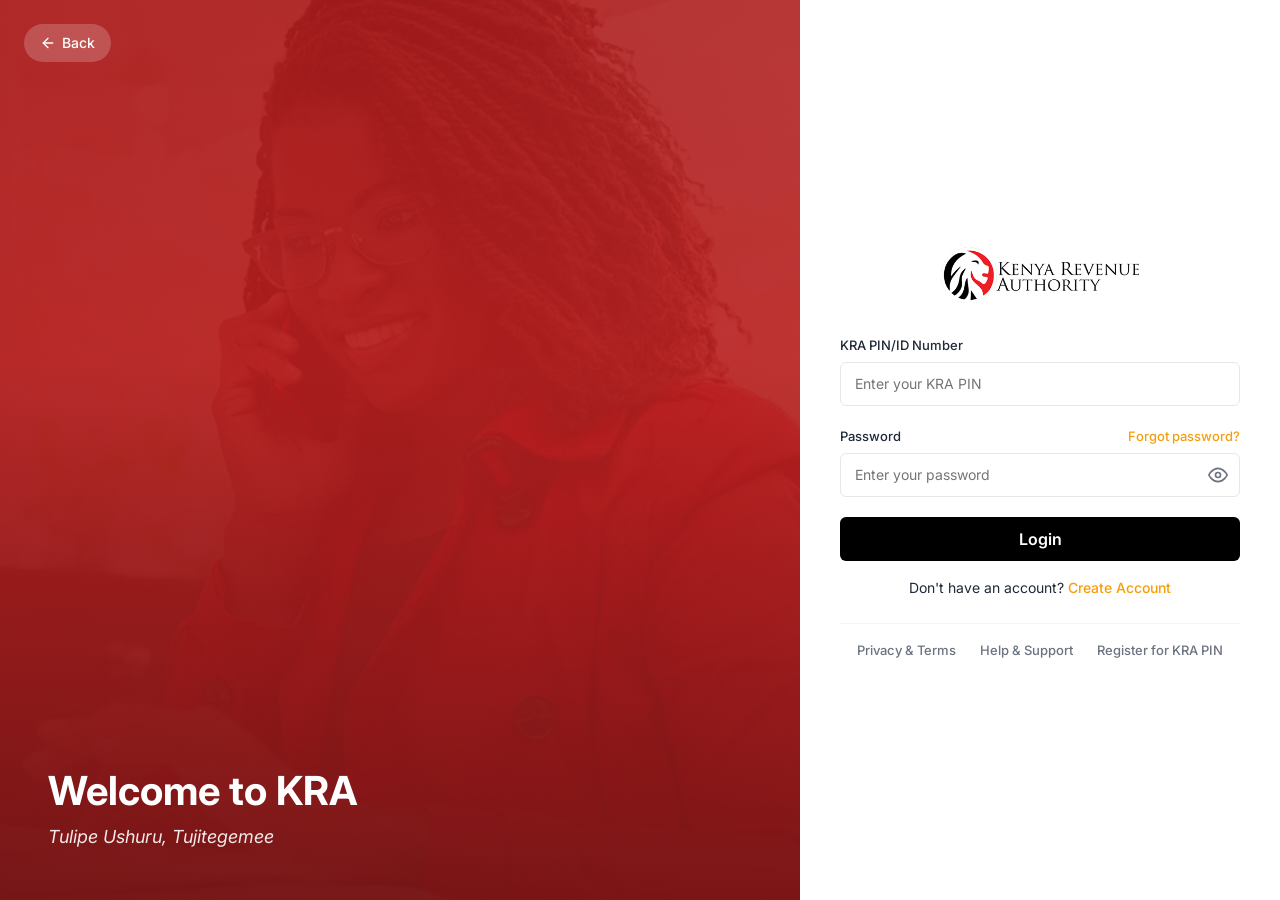
<file: dashboard.html>
<!DOCTYPE html>
<html lang="en">

<head>
  <meta charset="UTF-8">
  <meta name="viewport" content="width=device-width, initial-scale=1.0">
  <meta name="description" content="KRA iTax System - Dashboard">
  <title>Dashboard | KRA iTax System</title>
  <link rel="preconnect" href="https://fonts.googleapis.com">
  <link rel="preconnect" href="https://fonts.gstatic.com" crossorigin>
  <link href="https://fonts.googleapis.com/css2?family=Inter:wght@300;400;500;600;700&display=swap" rel="stylesheet">
  <link rel="stylesheet" href="system-styles.css">
  <style>
    /* ============================================
       DASHBOARD V2 - Matching Figma Design Exactly
       ============================================ */

    /* Override sidebar width to 180px */
    .dashboard-v2 .sidebar {
      width: 180px;
    }

    .dashboard-v2 .sidebar-header {
      padding: 16px 14px;
      border-bottom: 1px solid rgba(255, 255, 255, 0.15);
    }

    .dashboard-v2 .sidebar-logo-img {
      width: 100%;
      max-width: 140px;
      display: block;
    }

    .dashboard-v2 .sidebar-tagline {
      font-size: 9px;
      opacity: 0.75;
      margin-top: 4px;
      font-style: italic;
      letter-spacing: 0.2px;
    }

    .dashboard-v2 .sidebar-nav {
      padding: 6px 0;
    }

    .dashboard-v2 .nav-item {
      padding: 10px 16px;
      font-size: 13px;
      gap: 10px;
      border-radius: 0;
      margin-bottom: 0;
      min-height: 40px;
    }

    .dashboard-v2 .nav-item.active {
      background: rgba(255, 255, 255, 0.95);
      color: #DC2626;
      font-weight: 600;
      border-radius: 8px;
      margin: 2px 8px;
      padding: 10px 12px;
    }

    .dashboard-v2 .nav-item:hover:not(.active) {
      background: rgba(255, 255, 255, 0.12);
    }

    .dashboard-v2 .nav-item-icon {
      font-size: 15px;
      width: 18px;
      text-align: center;
    }

    .dashboard-v2 .nav-section-label {
      padding: 14px 16px 6px;
      font-size: 10px;
      letter-spacing: 0.8px;
      text-transform: uppercase;
      opacity: 0.6;
      font-weight: 600;
    }

    .dashboard-v2 .nav-item .nav-arrow {
      margin-left: auto;
      font-size: 10px;
      opacity: 0.7;
    }

    .dashboard-v2 .sidebar-footer {
      padding: 8px 0;
      border-top: 1px solid rgba(255, 255, 255, 0.15);
    }

    .dashboard-v2 .sidebar-footer .nav-item {
      padding: 10px 16px;
    }

    /* Top Navigation Bar */
    .dashboard-v2 .main-content {
      margin-left: 180px;
    }

    .dashboard-v2 .topbar {
      padding: 0 20px;
      height: 56px;
      gap: 12px;
    }

    .dashboard-v2 .topbar-left {
      gap: 12px;
    }

    .dashboard-v2 .account-type-select {
      padding: 7px 14px;
      border: 1px solid #E5E7EB;
      border-radius: 6px;
      background: #F3F4F6;
      font-size: 13px;
      font-family: inherit;
      color: var(--dark-gray);
      cursor: pointer;
      min-height: 36px;
      appearance: auto;
    }

    .dashboard-v2 .topbar-right {
      gap: 10px;
    }

    .dashboard-v2 .topbar-btn-secondary {
      padding: 7px 14px;
      background: #F3F4F6;
      border: 1px solid #E5E7EB;
      border-radius: 6px;
      font-size: 13px;
      font-weight: 500;
      cursor: pointer;
      color: var(--dark-gray);
      font-family: inherit;
      min-height: 36px;
    }

    .dashboard-v2 .topbar-btn-secondary:hover {
      background: #E5E7EB;
    }

    .dashboard-v2 .topbar-btn-orange {
      padding: 7px 16px;
      background: #F59E0B;
      color: white;
      border: none;
      border-radius: 20px;
      font-size: 13px;
      font-weight: 600;
      cursor: pointer;
      font-family: inherit;
      min-height: 36px;
      text-decoration: none;
      display: inline-flex;
      align-items: center;
    }

    .dashboard-v2 .topbar-btn-orange:hover {
      background: #D97706;
      text-decoration: none;
    }

    .dashboard-v2 .notif-icon {
      position: relative;
      background: none;
      border: none;
      cursor: pointer;
      font-size: 18px;
      padding: 6px;
      color: var(--text-secondary);
      display: flex;
      align-items: center;
      justify-content: center;
    }

    .dashboard-v2 .notif-icon .notif-badge {
      position: absolute;
      top: 0;
      right: -2px;
      background: #DC2626;
      color: white;
      font-size: 9px;
      font-weight: 700;
      padding: 1px 5px;
      border-radius: 10px;
      line-height: 1.3;
    }

    .dashboard-v2 .user-profile-btn {
      display: flex;
      align-items: center;
      gap: 8px;
      cursor: pointer;
      padding: 4px 8px;
      border-radius: 6px;
      transition: background 0.2s;
      position: relative;
      background: none;
      border: none;
      font-family: inherit;
    }

    .dashboard-v2 .user-profile-btn:hover {
      background: #F3F4F6;
    }

    .dashboard-v2 .user-profile-btn .user-avatar {
      width: 32px;
      height: 32px;
      background: #F59E0B;
      color: white;
      border-radius: 50%;
      display: flex;
      align-items: center;
      justify-content: center;
      font-size: 12px;
      font-weight: 700;
    }

    .dashboard-v2 .user-profile-btn .user-name-text {
      font-size: 13px;
      font-weight: 500;
      color: var(--dark-gray);
    }

    .dashboard-v2 .user-profile-btn .user-arrow {
      font-size: 10px;
      color: var(--text-muted);
    }

    /* Main Content Area */
    .dashboard-v2 .dash-main {
      padding: 28px 30px;
      background: #F9FAFB;
      min-height: calc(100vh - 56px);
    }

    .dashboard-v2 .page-title {
      font-size: 26px;
      font-weight: 700;
      color: #1F2937;
      margin-bottom: 24px;
    }

    .dashboard-v2 .dash-grid {
      display: grid;
      grid-template-columns: 340px 1fr;
      gap: 24px;
      align-items: start;
    }

    /* Profile Card */
    .dashboard-v2 .profile-card {
      background: white;
      border-radius: 12px;
      box-shadow: 0 1px 3px rgba(0, 0, 0, 0.08);
      padding: 28px 24px;
      position: sticky;
      top: 80px;
    }

    .dashboard-v2 .profile-top {
      text-align: center;
      padding-bottom: 20px;
      border-bottom: 1px solid #E5E7EB;
      margin-bottom: 20px;
    }

    .dashboard-v2 .profile-avatar-lg {
      width: 72px;
      height: 72px;
      background: #F59E0B;
      color: white;
      border-radius: 50%;
      display: flex;
      align-items: center;
      justify-content: center;
      font-size: 26px;
      font-weight: 700;
      margin: 0 auto 12px;
    }

    .dashboard-v2 .profile-top h2 {
      font-size: 18px;
      font-weight: 700;
      color: #1F2937;
      margin-bottom: 6px;
    }

    .dashboard-v2 .profile-pin-label {
      font-size: 12px;
      color: #6B7280;
    }

    .dashboard-v2 .profile-pin-value {
      font-size: 14px;
      font-weight: 600;
      color: #1F2937;
      margin-top: 2px;
    }

    .dashboard-v2 .profile-badge {
      display: inline-block;
      background: #DCFCE7;
      color: #166534;
      padding: 3px 12px;
      border-radius: 12px;
      font-size: 11px;
      font-weight: 600;
      margin-top: 8px;
    }

    .dashboard-v2 .profile-section {
      margin-bottom: 18px;
    }

    .dashboard-v2 .profile-section:last-child {
      margin-bottom: 0;
    }

    .dashboard-v2 .profile-section h3 {
      font-size: 14px;
      font-weight: 700;
      color: #1F2937;
      margin-bottom: 10px;
    }

    .dashboard-v2 .tax-obligation-tag {
      display: inline-block;
      color: #2563EB;
      font-size: 13px;
      font-weight: 500;
      text-decoration: underline;
      cursor: pointer;
    }

    .dashboard-v2 .profile-detail-row {
      display: flex;
      justify-content: space-between;
      align-items: center;
      padding: 7px 0;
      border-bottom: 1px solid #F3F4F6;
      font-size: 13px;
    }

    .dashboard-v2 .profile-detail-row:last-child {
      border-bottom: none;
    }

    .dashboard-v2 .profile-detail-row .detail-label {
      color: #6B7280;
      font-weight: 500;
    }

    .dashboard-v2 .profile-detail-row .detail-value {
      color: #1F2937;
      font-weight: 500;
    }

    /* Action Cards */
    .dashboard-v2 .action-cards {
      display: flex;
      flex-direction: column;
      gap: 20px;
    }

    .dashboard-v2 .action-card {
      background: white;
      border-radius: 12px;
      padding: 24px;
      box-shadow: 0 1px 3px rgba(0, 0, 0, 0.08);
      transition: box-shadow 0.2s;
    }

    .dashboard-v2 .action-card:hover {
      box-shadow: 0 4px 12px rgba(0, 0, 0, 0.12);
    }

    .dashboard-v2 .action-card-header {
      display: flex;
      align-items: center;
      gap: 10px;
      margin-bottom: 8px;
    }

    .dashboard-v2 .action-card-icon {
      width: 36px;
      height: 36px;
      border-radius: 8px;
      display: flex;
      align-items: center;
      justify-content: center;
      font-size: 18px;
      flex-shrink: 0;
    }

    .dashboard-v2 .action-card-icon.icon-blue {
      background: #DBEAFE;
      color: #2563EB;
    }

    .dashboard-v2 .action-card-icon.icon-orange {
      background: #FEF3C7;
      color: #D97706;
    }

    .dashboard-v2 .action-card-icon.icon-green {
      background: #DCFCE7;
      color: #16A34A;
    }

    .dashboard-v2 .action-card-icon.icon-red {
      background: #FEE2E2;
      color: #DC2626;
    }

    .dashboard-v2 .action-card-icon.icon-purple {
      background: #F3E8FF;
      color: #7C3AED;
    }

    .dashboard-v2 .action-card h3 {
      font-size: 15px;
      font-weight: 700;
      color: #1F2937;
    }

    .dashboard-v2 .action-card p {
      font-size: 13px;
      color: #6B7280;
      line-height: 1.5;
      margin-bottom: 14px;
    }

    .dashboard-v2 .action-card .btn-card-action {
      display: inline-flex;
      align-items: center;
      gap: 6px;
      padding: 9px 18px;
      background: #1F2937;
      color: white;
      border: none;
      border-radius: 6px;
      font-size: 13px;
      font-weight: 600;
      cursor: pointer;
      font-family: inherit;
      transition: background 0.2s;
    }

    .dashboard-v2 .action-card .btn-card-action:hover {
      background: #374151;
    }

    .dashboard-v2 .action-card .btn-card-outline {
      display: inline-flex;
      align-items: center;
      gap: 6px;
      padding: 9px 18px;
      background: white;
      color: #1F2937;
      border: 1px solid #E5E7EB;
      border-radius: 6px;
      font-size: 13px;
      font-weight: 600;
      cursor: pointer;
      font-family: inherit;
      transition: all 0.2s;
    }

    .dashboard-v2 .action-card .btn-card-outline:hover {
      background: #F3F4F6;
    }

    /* KRA PIN highlight card */
    .dashboard-v2 .kra-pin-card {
      background: #FEF3C7;
      border-radius: 12px;
      padding: 20px 24px;
    }

    .dashboard-v2 .kra-pin-card:hover {
      box-shadow: none;
    }

    .dashboard-v2 .kra-pin-card .action-card-header {
      margin-bottom: 6px;
    }

    .dashboard-v2 .kra-pin-card h3 {
      font-size: 15px;
    }

    .dashboard-v2 .kra-pin-card p {
      font-size: 13px;
      color: #92400E;
      margin-bottom: 0;
    }

    /* Tax Liability */
    .dashboard-v2 .liability-row {
      display: flex;
      align-items: center;
      gap: 10px;
      margin: 12px 0;
    }

    .dashboard-v2 .liability-amount-text {
      font-size: 13px;
      color: #6B7280;
    }

    .dashboard-v2 .liability-amount-value {
      font-size: 18px;
      font-weight: 700;
      color: #1F2937;
      font-family: monospace, 'Inter', sans-serif;
      letter-spacing: 1px;
    }

    .dashboard-v2 .liability-amount-value.blurred {
      filter: blur(6px);
      user-select: none;
    }

    .dashboard-v2 .btn-eye {
      background: none;
      border: none;
      cursor: pointer;
      font-size: 16px;
      color: #6B7280;
      padding: 4px;
    }

    /* Organisations card */
    .dashboard-v2 .org-card {
      background: #FEF3C7;
      text-align: center;
      padding: 28px 24px;
    }

    .dashboard-v2 .org-card .org-icon {
      font-size: 28px;
      margin-bottom: 8px;
    }

    .dashboard-v2 .org-card h3 {
      margin-bottom: 6px;
    }

    .dashboard-v2 .org-card p {
      margin-bottom: 0;
    }

    /* Status dots (top right corner of card) */
    .dashboard-v2 .status-dots {
      display: flex;
      gap: 4px;
      position: absolute;
      top: 16px;
      right: 16px;
    }

    .dashboard-v2 .status-dot-green {
      width: 8px;
      height: 8px;
      border-radius: 50%;
      background: #16A34A;
    }

    .dashboard-v2 .status-dot-orange {
      width: 8px;
      height: 8px;
      border-radius: 50%;
      background: #F59E0B;
    }

    /* Profile dropdown */
    .dashboard-v2 .user-dropdown-menu {
      position: absolute;
      top: 100%;
      right: 0;
      margin-top: 6px;
      background: white;
      border-radius: 8px;
      box-shadow: 0 10px 25px rgba(0, 0, 0, 0.15);
      border: 1px solid #E5E7EB;
      width: 200px;
      opacity: 0;
      visibility: hidden;
      transform: translateY(-4px);
      transition: all 0.2s;
      z-index: 200;
    }

    .dashboard-v2 .user-dropdown-menu.show {
      opacity: 1;
      visibility: visible;
      transform: translateY(0);
    }

    .dashboard-v2 .user-dropdown-menu a,
    .dashboard-v2 .user-dropdown-menu button {
      display: flex;
      align-items: center;
      gap: 10px;
      width: 100%;
      padding: 10px 16px;
      font-size: 13px;
      color: #1F2937;
      text-decoration: none;
      background: none;
      border: none;
      cursor: pointer;
      font-family: inherit;
      text-align: left;
      transition: background 0.15s;
    }

    .dashboard-v2 .user-dropdown-menu a:hover,
    .dashboard-v2 .user-dropdown-menu button:hover {
      background: #F3F4F6;
    }

    .dashboard-v2 .user-dropdown-menu .dropdown-divider {
      height: 1px;
      background: #E5E7EB;
      margin: 4px 0;
    }

    /* Responsive */
    @media (max-width: 768px) {
      .dashboard-v2 .sidebar {
        transform: translateX(-100%);
        z-index: 2000;
        width: 220px;
      }

      .dashboard-v2 .sidebar.open {
        transform: translateX(0);
      }

      .dashboard-v2 .main-content {
        margin-left: 0;
      }

      .dashboard-v2 .topbar {
        left: 0;
        padding: 0 12px;
      }

      .dashboard-v2 .hamburger-btn {
        display: flex;
      }

      .dashboard-v2 .account-type-select {
        display: none;
      }

      .dashboard-v2 .topbar-btn-secondary {
        display: none;
      }

      .dashboard-v2 .user-name-text {
        display: none;
      }

      .dashboard-v2 .dash-main {
        padding: 20px 16px;
      }

      .dashboard-v2 .dash-grid {
        grid-template-columns: 1fr;
      }

      .dashboard-v2 .profile-card {
        position: static;
      }
    }

    @media (min-width: 769px) and (max-width: 1024px) {
      .dashboard-v2 .dash-grid {
        grid-template-columns: 280px 1fr;
        gap: 20px;
      }
    }
  </style>
</head>

<body class="system-page dashboard-v2">

  <div class="dashboard-layout">
    <!-- Sidebar Overlay (mobile) -->
    <div class="sidebar-overlay" id="sidebarOverlay"></div>

    <!-- Sidebar -->
    <aside class="sidebar" id="sidebar" role="navigation" aria-label="Main navigation">
      <div class="sidebar-header">
        <img src="assets/dash_logo.svg" alt="Kenya Revenue Authority" class="sidebar-logo-img"
          onerror="this.style.display='none'; this.parentElement.innerHTML += getKRALogoHeaderSVG();">
        <!-- <div class="sidebar-tagline">Tulipe Ushuru, Tujitegemee</div> -->
      </div>

      <nav class="sidebar-nav">
        <a href="dashboard.html" class="nav-item active" aria-current="page">
          <!-- <span class="nav-item-icon">&#127968;</span> -->
          Home
        </a>
        <a href="file-returns.html" class="nav-item">
          <!-- <span class="nav-item-icon">&#128196;</span> -->
          File Returns
        </a>
        <a href="payment.html" class="nav-item">
          <!-- <span class="nav-item-icon">&#128179;</span> -->
          Payments
        </a>
        <a href="#" class="nav-item" onclick="showToast('Tax Compliance page coming soon', 'info'); return false;">
          <!-- <span class="nav-item-icon">&#9989;</span> -->
          Tax Compliance
        </a>
        <a href="#" class="nav-item" onclick="showToast('Payroll page coming soon', 'info'); return false;">
          <!-- <span class="nav-item-icon">&#128176;</span> -->
          Payroll
        </a>

        <a href="#" class="nav-item" onclick="showToast('Payroll Management coming soon', 'info'); return false;">
          <!-- <span class="nav-item-icon">&#128100;</span> -->
          Payroll Management
        </a>
        <a href="#" class="nav-item" onclick="showToast('Tax Agent page coming soon', 'info'); return false;">
          <!-- <span class="nav-item-icon">&#128203;</span> -->
          Tax Agent
          <span class="nav-arrow">&#9660;</span>
        </a>
        <a href="#" class="nav-item" onclick="showToast('Invoicing page coming soon', 'info'); return false;">
          <!-- <span class="nav-item-icon">&#128196;</span> -->
          Invoicing (eTIMS)
        </a>

        <div class="nav-section-label">CUSTOMS</div>
        <a href="#" class="nav-item" onclick="showToast('Exporter Profile coming soon', 'info'); return false;">
          <!-- <span class="nav-item-icon">&#127758;</span> -->
          Exporter Profile
        </a>
        <a href="#" class="nav-item" onclick="showToast('Licences page coming soon', 'info'); return false;">
          <!-- <span class="nav-item-icon">&#128220;</span> -->
          Licences
        </a>
        <a href="#" class="nav-item" onclick="showToast('Declaration Checker coming soon', 'info'); return false;">
          <!-- <span class="nav-item-icon">&#128270;</span> -->
          Declaration Checker
        </a>
      </nav>

      <div class="sidebar-footer">
        <a href="#" class="nav-item" onclick="showToast('Help & Support coming soon', 'info'); return false;">
          <!-- <span class="nav-item-icon">&#10067;</span> -->
          Help &amp; Support
        </a>
      </div>
    </aside>

    <!-- Main Content -->
    <div class="main-content">
      <!-- Top Bar -->
      <header class="topbar">
        <div class="topbar-left">
          <button class="hamburger-btn" id="hamburgerBtn" aria-label="Toggle menu">
            <svg width="22" height="22" viewBox="0 0 24 24" fill="none" stroke="currentColor" stroke-width="2"
              stroke-linecap="round" stroke-linejoin="round">
              <line x1="3" y1="12" x2="21" y2="12" />
              <line x1="3" y1="6" x2="21" y2="6" />
              <line x1="3" y1="18" x2="21" y2="18" />
            </svg>
          </button>
          <select class="account-type-select" aria-label="Account type">
            <option value="individual" selected>Individual</option>
            <option value="business">Business</option>
          </select>
        </div>

        <div class="topbar-right">
          <button class="topbar-btn-secondary"
            onclick="showToast('Checkers page coming soon', 'info')">Checkers</button>
          <a href="file-returns.html" class="topbar-btn-orange">File Returns</a>

          <button class="notif-icon" aria-label="Notifications" onclick="showToast('No new notifications', 'info')">
            <svg width="18" height="18" viewBox="0 0 24 24" fill="none" stroke="currentColor" stroke-width="2"
              stroke-linecap="round" stroke-linejoin="round">
              <path d="M18 8A6 6 0 0 0 6 8c0 7-3 9-3 9h18s-3-2-3-9" />
              <path d="M13.73 21a2 2 0 0 1-3.46 0" />
            </svg>
            <span class="notif-badge">3</span>
          </button>

          <button class="notif-icon" aria-label="Important notifications"
            onclick="showToast('No important notifications', 'info')">
            <svg width="18" height="18" viewBox="0 0 24 24" fill="none" stroke="currentColor" stroke-width="2"
              stroke-linecap="round" stroke-linejoin="round">
              <path d="M18 8A6 6 0 0 0 6 8c0 7-3 9-3 9h18s-3-2-3-9" />
              <path d="M13.73 21a2 2 0 0 1-3.46 0" />
            </svg>
            <span class="notif-badge">1</span>
          </button>

          <div class="user-profile-btn" id="profileMenu" tabindex="0" role="button" aria-label="User menu">
            <div class="user-avatar" id="profileAvatar">GK</div>
            <span class="user-name-text" id="profileName">John D.</span>
            <span class="user-arrow">&#9660;</span>

            <div class="user-dropdown-menu" id="profileDropdown">
              <a href="#" onclick="showToast('Profile page coming soon', 'info'); return false;">
                View Profile
              </a>
              <a href="account-switcher.html">
                Switch Account
              </a>
              <div class="dropdown-divider"></div>
              <button onclick="logout()">
                Logout
              </button>
            </div>
          </div>
        </div>
      </header>

      <!-- Dashboard Content -->
      <main class="dash-main">
        <h1 class="page-title">Home</h1>

        <div class="dash-grid">
          <!-- LEFT COLUMN: Profile Card -->
          <div class="profile-card fade-in">
            <div class="profile-top">
              <div class="profile-avatar-lg" id="profileAvatarLg">GK</div>
              <h2 id="profileFullName">John Doe</h2>
              <p class="profile-pin-label">PIN No.</p>
              <p class="profile-pin-value" id="profilePinValue">A012345678X</p>
              <span class="profile-badge">Registered</span>
            </div>

            <div class="profile-section">
              <h3>Tax Obligations</h3>
              <span class="tax-obligation-tag">Income Tax - Resident Individual</span>
            </div>

            <div class="profile-section">
              <h3>Contact Information</h3>
              <div class="profile-detail-row">
                <span class="detail-label">Phone</span>
                <span class="detail-value" id="profilePhone">+254*****678</span>
              </div>
              <div class="profile-detail-row">
                <span class="detail-label">Email</span>
                <span class="detail-value" id="profileEmail">GI***@EXAMPLE.COM</span>
              </div>
            </div>

            <div class="profile-section">
              <h3>Address</h3>
              <div class="profile-detail-row">
                <span class="detail-label">County</span>
                <span class="detail-value">Nairobi County</span>
              </div>
              <div class="profile-detail-row">
                <span class="detail-label">Tax Area</span>
                <span class="detail-value">Westlands</span>
              </div>
              <div class="profile-detail-row">
                <span class="detail-label">Postal Code</span>
                <span class="detail-value">P.O Box 123</span>
              </div>
            </div>
          </div>

          <!-- RIGHT COLUMN: Action Cards -->
          <div class="action-cards">
            <!-- Nominate Tax Agent -->
            <div class="action-card fade-in" style="position: relative; animation-delay: 0.05s;">
              <div style="display: flex; gap: 4px; position: absolute; top: 16px; right: 16px;">
                <span style="width:8px;height:8px;border-radius:50%;background:#16A34A;display:inline-block;"></span>
                <span style="width:8px;height:8px;border-radius:50%;background:#F59E0B;display:inline-block;"></span>
              </div>
              <div class="action-card-header">
                <div class="action-card-icon icon-blue">
                  <svg width="18" height="18" viewBox="0 0 24 24" fill="none" stroke="currentColor" stroke-width="2"
                    stroke-linecap="round" stroke-linejoin="round">
                    <rect x="3" y="3" width="18" height="18" rx="2" />
                    <path d="M9 12h6" />
                    <path d="M12 9v6" />
                  </svg>
                </div>
                <h3>Nominate a Tax Agent</h3>
              </div>
              <p>Did you know you can appoint a licensed and verified tax agent to handle your taxes?</p>
              <button class="btn-card-action" onclick="showToast('Tax Agent nomination coming soon', 'info')">Nominate
                Tax Agent</button>
            </div>

            <!-- KRA PIN -->
            <div class="action-card kra-pin-card fade-in" style="animation-delay: 0.1s;">
              <div class="action-card-header">
                <div class="action-card-icon" style="background: rgba(217,119,6,0.2);">
                  <svg width="18" height="18" viewBox="0 0 24 24" fill="none" stroke="#D97706" stroke-width="2"
                    stroke-linecap="round" stroke-linejoin="round">
                    <rect x="5" y="2" width="14" height="20" rx="2" />
                    <path d="M12 18h.01" />
                  </svg>
                </div>
                <h3>KRA PIN</h3>
              </div>
              <p>The Personal Identification Number is your unique identifier when dealing with various tax-related
                transactions and obligations.</p>
            </div>

            <!-- Tax Liability -->
            <div class="action-card fade-in" style="animation-delay: 0.15s;">
              <div class="action-card-header">
                <div class="action-card-icon icon-blue">
                  <svg width="18" height="18" viewBox="0 0 24 24" fill="none" stroke="currentColor" stroke-width="2"
                    stroke-linecap="round" stroke-linejoin="round">
                    <rect x="2" y="3" width="20" height="14" rx="2" />
                    <path d="M2 7h20" />
                    <path d="M12 17v4" />
                    <path d="M8 21h8" />
                  </svg>
                </div>
                <h3>Tax Liability</h3>
              </div>
              <p class="liability-amount-text">Total Tax Liability</p>
              <div class="liability-row">
                <span class="liability-amount-value" id="liabilityAmount">KES 0.00</span>
                <button class="btn-eye" id="toggleLiability" aria-label="Toggle visibility"
                  onclick="toggleLiabilityVisibility()">
                  <svg width="18" height="18" viewBox="0 0 24 24" fill="none" stroke="currentColor" stroke-width="2"
                    stroke-linecap="round" stroke-linejoin="round">
                    <path d="M1 12s4-8 11-8 11 8 11 8-4 8-11 8-11-8-11-8z" />
                    <circle cx="12" cy="12" r="3" />
                  </svg>
                </button>
              </div>
              <button class="btn-card-outline"
                onclick="showToast('Tax liability details coming soon', 'info')">View</button>
            </div>

            <!-- Tax Compliance -->
            <div class="action-card fade-in" style="animation-delay: 0.2s;">
              <div class="action-card-header">
                <div class="action-card-icon icon-green">
                  <svg width="18" height="18" viewBox="0 0 24 24" fill="none" stroke="currentColor" stroke-width="2"
                    stroke-linecap="round" stroke-linejoin="round">
                    <path d="M22 11.08V12a10 10 0 1 1-5.93-9.14" />
                    <polyline points="22 4 12 14.01 9 11.01" />
                  </svg>
                </div>
                <h3>Tax Compliance</h3>
              </div>
              <p>The tax compliance certificate is proof of having filed and paid all your taxes.</p>
              <button class="btn-card-action" onclick="showToast('TCC application coming soon', 'info')">
                <svg width="14" height="14" viewBox="0 0 24 24" fill="none" stroke="currentColor" stroke-width="2.5"
                  stroke-linecap="round" stroke-linejoin="round">
                  <circle cx="12" cy="12" r="10" />
                  <line x1="12" y1="8" x2="12" y2="16" />
                  <line x1="8" y1="12" x2="16" y2="12" />
                </svg>
                Apply For TCC
              </button>
            </div>

            <!-- Organisations -->
            <div class="action-card org-card fade-in" style="animation-delay: 0.25s;">
              <div class="org-icon">
                <svg width="18" height="18" viewBox="0 0 24 24" fill="none" stroke="currentColor" stroke-width="2"
                  stroke-linecap="round" stroke-linejoin="round">
                  <rect x="3" y="2" width="18" height="20" rx="2" />
                  <path d="M7 6h2" />
                  <path d="M11 6h2" />
                  <path d="M15 6h2" />
                  <path d="M7 10h2" />
                  <path d="M11 10h2" />
                  <path d="M15 10h2" />
                  <path d="M7 14h2" />
                  <path d="M11 14h2" />
                  <path d="M15 14h2" />
                  <path d="M10 22v-4h4v4" />
                </svg>
              </div>
              <h3>Organisations</h3>
              <p>No organizations added</p>
            </div>
          </div>
        </div>
      </main>
    </div>
  </div>

  <script src="system-script.js"></script>
  <script>
    // Auth check
    const session = requireAuth();

    if (session) {
      const initials = getInitials(session.name);
      const firstName = session.name.split(' ')[0];

      // Top bar
      document.getElementById('profileAvatar').textContent = initials;
      document.getElementById('profileName').textContent = firstName + ' ' + session.name.split(' ').pop().charAt(0) + '.';

      // Profile card
      document.getElementById('profileAvatarLg').textContent = initials;
      document.getElementById('profileFullName').textContent = session.name;
      document.getElementById('profilePinValue').textContent = session.pin;

      // Mask contact info
      const phone = session.phone || '+254 712 345 678';
      const maskedPhone = phone.substring(0, 4) + '*****' + phone.slice(-3);
      document.getElementById('profilePhone').textContent = maskedPhone;

      const email = session.email || 'user@example.com';
      const emailParts = email.split('@');
      const maskedEmail = emailParts[0].substring(0, 2).toUpperCase() + '***@' + emailParts[1].toUpperCase();
      document.getElementById('profileEmail').textContent = maskedEmail;
    }

    // Sidebar toggle
    initSidebar();

    // Profile dropdown
    const profileMenu = document.getElementById('profileMenu');
    const profileDropdown = document.getElementById('profileDropdown');

    profileMenu.addEventListener('click', (e) => {
      e.stopPropagation();
      profileDropdown.classList.toggle('show');
    });

    document.addEventListener('click', () => {
      profileDropdown.classList.remove('show');
    });

    // Tax liability toggle
    let liabilityVisible = false;
    function toggleLiabilityVisibility() {
      const el = document.getElementById('liabilityAmount');
      liabilityVisible = !liabilityVisible;
      if (liabilityVisible) {
        el.classList.add('blurred');
        el.textContent = 'KES 0.00';
      } else {
        el.classList.remove('blurred');
        el.textContent = 'KES 0.00';
      }
    }

    // Close sidebar on outside click (mobile)
    document.addEventListener('click', (e) => {
      const sidebar = document.getElementById('sidebar');
      const hamburger = document.getElementById('hamburgerBtn');
      if (window.innerWidth <= 768) {
        if (sidebar && !sidebar.contains(e.target) && hamburger && !hamburger.contains(e.target)) {
          sidebar.classList.remove('open');
          const overlay = document.getElementById('sidebarOverlay');
          if (overlay) overlay.classList.remove('open');
        }
      }
    });
  </script>
</body>

</html>
</file>
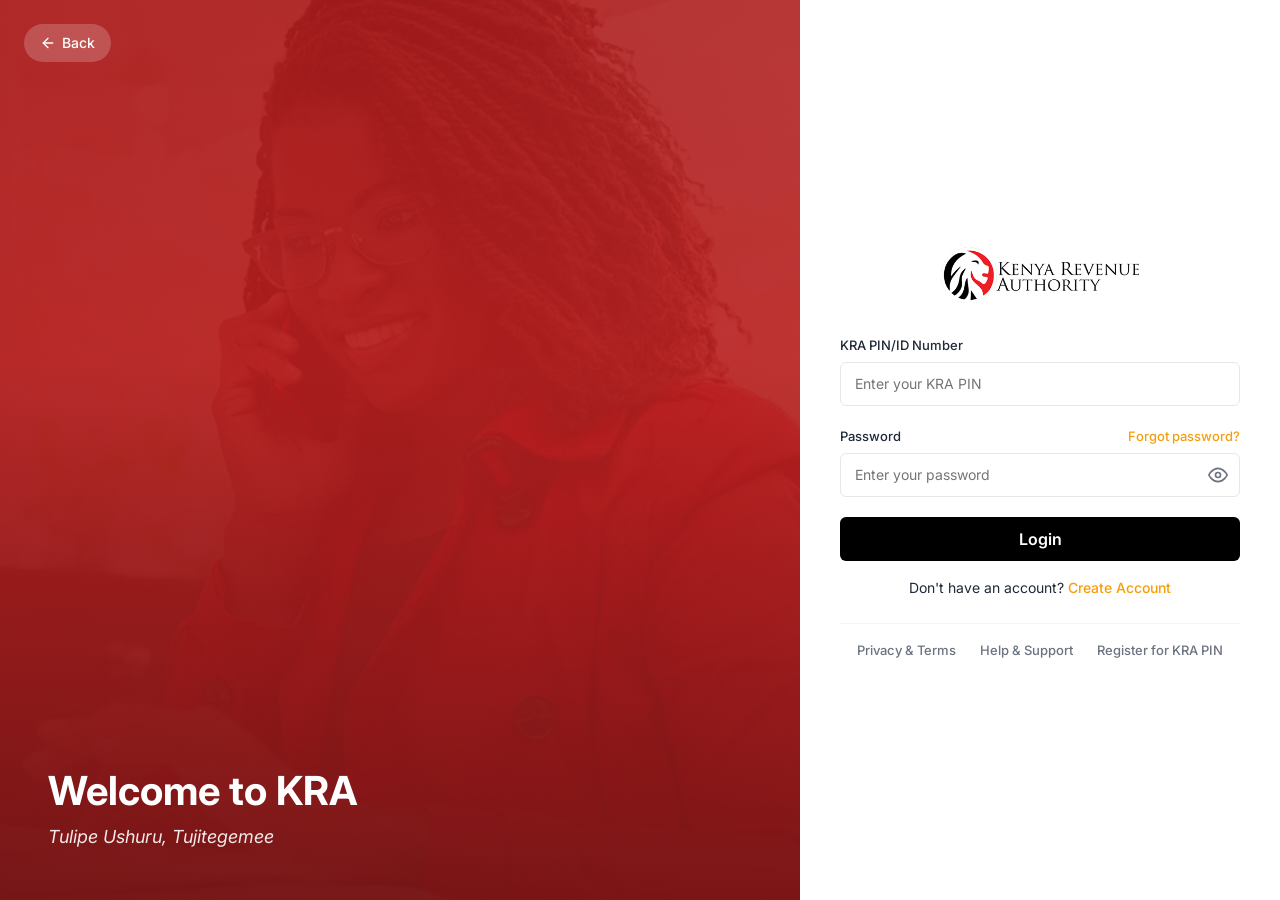
<file: file-returns.html>
<!DOCTYPE html>
<html lang="en">

<head>
  <meta charset="UTF-8">
  <meta name="viewport" content="width=device-width, initial-scale=1.0">
  <meta name="description" content="KRA iTax System - File Tax Return">
  <title>File Returns | KRA iTax System</title>
  <link rel="preconnect" href="https://fonts.googleapis.com">
  <link rel="preconnect" href="https://fonts.gstatic.com" crossorigin>
  <link href="https://fonts.googleapis.com/css2?family=Inter:wght@300;400;500;600;700&display=swap" rel="stylesheet">
  <link rel="stylesheet" href="system-styles.css">
</head>

<body class="system-page">

  <div class="wizard-page">
    <!-- Header -->
    <header class="wizard-header">
      <div class="wizard-header-left">
        <span class="wizard-title">File Income Tax Return</span>
      </div>
      <div style="display: flex; align-items: center; gap: 12px;">
        <button type="button" class="btn btn-outline btn-sm" id="saveDraftBtn">Save as Draft</button>
        <a href="dashboard.html" class="wizard-close" aria-label="Close wizard">&times;</a>
      </div>
    </header>

    <!-- Progress Bar -->
    <div class="wizard-progress">
      <div class="progress-bar-container" id="progressBar">
        <div class="progress-step active" data-step="1"></div>
        <div class="progress-step" data-step="2"></div>
        <div class="progress-step" data-step="3"></div>
        <div class="progress-step" data-step="4"></div>
        <div class="progress-step" data-step="5"></div>
        <div class="progress-step" data-step="6"></div>
        <div class="progress-step" data-step="7"></div>
        <div class="progress-step" data-step="8"></div>
      </div>
      <div class="progress-info">
        <span class="progress-step-label" id="progressLabel">Step 1 of 8</span>
        <span id="progressTitle">Personal Information</span>
      </div>
    </div>

    <!-- Wizard Content -->
    <div class="wizard-content">

      <!-- STEP 1: Personal Information -->
      <div class="wizard-step active" data-step="1">
        <h2 class="wizard-step-title">Personal Information</h2>
        <p class="wizard-step-desc">Confirm your personal details for this tax return.</p>
        <div class="wizard-form-card">
          <div class="form-group">
            <label for="fullName" class="form-label">Full Name</label>
            <input type="text" id="fullName" class="form-input" value="John Doe" readonly
              aria-required="true">
          </div>
          <div class="form-group">
            <label for="kraPin" class="form-label">KRA PIN
              <span class="help-icon" data-tooltip="Your unique Kenya Revenue Authority identification number">?</span>
            </label>
            <input type="text" id="kraPin" class="form-input" value="A012345678X" disabled>
          </div>
          <div class="form-group">
            <label for="taxYear" class="form-label">Tax Year</label>
            <select id="taxYear" class="form-select">
              <option value="2025" selected>2025</option>
              <option value="2023">2023</option>
              <option value="2022">2022</option>
            </select>
          </div>
          <div class="form-group">
            <label class="form-label">Filing Quarter</label>
            <div class="radio-group">
              <label class="radio-option"><input type="radio" name="quarter" value="Q1"> <span>Q1</span></label>
              <label class="radio-option"><input type="radio" name="quarter" value="Q2"> <span>Q2</span></label>
              <label class="radio-option"><input type="radio" name="quarter" value="Q3"> <span>Q3</span></label>
              <label class="radio-option"><input type="radio" name="quarter" value="Q4" checked> <span>Q4</span></label>
            </div>
          </div>
          <div class="alert alert-info" style="font-size: 13px;">
            <span>&#8505;&#65039;</span>
            All quarterly filings must be completed by 20th of the following month.
          </div>
        </div>
      </div>

      <!-- STEP 2: Income Sources -->
      <div class="wizard-step" data-step="2">
        <h2 class="wizard-step-title">Income Sources</h2>
        <p class="wizard-step-desc">Select all sources of income for this period.</p>
        <div class="wizard-form-card">
          <div class="form-group">
            <label class="form-label">Select your income sources
              <span class="help-icon" data-tooltip="Check all that apply to your situation during this quarter">?</span>
            </label>
            <div style="display: flex; flex-direction: column; gap: 12px;">
              <label class="checkbox-option" style="flex: auto;">
                <input type="checkbox" id="srcEmployment" checked> <span>Employment Income</span>
              </label>
              <label class="checkbox-option" style="flex: auto;">
                <input type="checkbox" id="srcBusiness"> <span>Business Income</span>
              </label>
              <label class="checkbox-option" style="flex: auto;">
                <input type="checkbox" id="srcRental"> <span>Rental Income</span>
              </label>
              <label class="checkbox-option" style="flex: auto;">
                <input type="checkbox" id="srcInvestment"> <span>Investment Income</span>
              </label>
              <label class="checkbox-option" style="flex: auto;">
                <input type="checkbox" id="srcOther"> <span>Other Income</span>
              </label>
            </div>
          </div>
          <div class="alert alert-info" style="font-size: 13px;">
            <span>&#128161;</span>
            <span>Most employed Kenyans only need to select "Employment Income". If you have a side business or rental
              property, select those too.</span>
          </div>
        </div>
      </div>

      <!-- STEP 3: Gross Income -->
      <div class="wizard-step" data-step="3">
        <h2 class="wizard-step-title">Gross Income</h2>
        <p class="wizard-step-desc">Enter your total income for the selected quarter.</p>
        <div class="wizard-form-card">
          <div class="form-group">
            <label for="employmentIncome" class="form-label">Employment Income (KES)
              <span class="help-icon"
                data-tooltip="Your total gross salary including allowances before any deductions">?</span>
            </label>
            <input type="number" id="employmentIncome" class="form-input" placeholder="e.g. 250,000" value="280000"
              min="0" step="1000">
            <p class="form-help">Enter your total gross salary for Q4 2025</p>
            <p class="form-error" id="incomeError">Please enter your total income</p>
          </div>
          <div class="form-group" id="businessIncomeGroup" style="display:none;">
            <label for="businessIncome" class="form-label">Business Income (KES)</label>
            <input type="number" id="businessIncome" class="form-input" placeholder="e.g. 100,000" value="0" min="0"
              step="1000">
          </div>
          <div class="form-group" id="rentalIncomeGroup" style="display:none;">
            <label for="rentalIncome" class="form-label">Rental Income (KES)</label>
            <input type="number" id="rentalIncome" class="form-input" placeholder="e.g. 50,000" value="0" min="0"
              step="1000">
          </div>
          <div class="form-group">
            <label class="form-label">Total Gross Income</label>
            <div style="font-size: 24px; font-weight: 700; color: var(--dark-gray);" id="totalGrossIncome">KES 280,000
            </div>
          </div>
        </div>
      </div>

      <!-- STEP 4: Allowable Deductions -->
      <div class="wizard-step" data-step="4">
        <h2 class="wizard-step-title">Allowable Deductions</h2>
        <p class="wizard-step-desc">Enter your statutory and allowable deductions.</p>
        <div class="wizard-form-card">
          <div class="form-group">
            <label for="nssfDeduction" class="form-label">NSSF Contribution (KES)
              <span class="help-icon"
                data-tooltip="National Social Security Fund contribution. Maximum KES 2,160 per month">?</span>
            </label>
            <input type="number" id="nssfDeduction" class="form-input" value="6480" min="0" step="100">
          </div>
          <div class="form-group">
            <label for="SHADeduction" class="form-label">SHA Contribution (KES)
              <span class="help-icon"
                data-tooltip="National Hospital Insurance Fund. This is an insurance relief, not a direct deduction">?</span>
            </label>
            <input type="number" id="SHADeduction" class="form-input" value="5100" min="0" step="100">
          </div>
          <div class="form-group">
            <label for="insuranceDeduction" class="form-label">Life Insurance Premium (KES)
              <span class="help-icon"
                data-tooltip="Annual life insurance premiums qualify for insurance relief">?</span>
            </label>
            <input type="number" id="insuranceDeduction" class="form-input" value="0" min="0" step="100">
          </div>
          <div class="form-group">
            <label for="housingDeduction" class="form-label">Affordable Housing Levy (KES)
              <span class="help-icon"
                data-tooltip="1.5% of gross salary contributed to the Affordable Housing Fund">?</span>
            </label>
            <input type="number" id="housingDeduction" class="form-input" value="4200" min="0" step="100">
          </div>
          <div class="form-group">
            <label class="form-label">Total Deductions</label>
            <div style="font-size: 24px; font-weight: 700; color: var(--primary-red);" id="totalDeductions">KES 15,780
            </div>
          </div>
        </div>
      </div>

      <!-- STEP 5: Taxable Income (Auto-calculated) -->
      <div class="wizard-step" data-step="5">
        <h2 class="wizard-step-title">Taxable Income</h2>
        <p class="wizard-step-desc">Your taxable income is calculated automatically based on your inputs.</p>
        <div class="wizard-form-card">
          <div class="tax-breakdown">
            <div class="tax-row">
              <span class="label">Total Gross Income</span>
              <span class="value" id="calcGross">KES 280,000</span>
            </div>
            <div class="tax-row">
              <span class="label">Less: NSSF Contribution</span>
              <span class="value" id="calcNSSF">- KES 6,480</span>
            </div>
            <div class="tax-row">
              <span class="label">Less: Housing Levy</span>
              <span class="value" id="calcHousing">- KES 4,200</span>
            </div>
            <div class="tax-row total">
              <span class="label">Taxable Income</span>
              <span class="value" id="calcTaxable">KES 269,320</span>
            </div>
          </div>
          <div class="alert alert-info mt-3" style="font-size: 13px;">
            <span>&#128200;</span>
            <span>Taxable income is your gross income minus allowable deductions (NSSF and Housing Levy). SHA and
              insurance provide relief on the tax, not the income.</span>
          </div>
        </div>
      </div>

      <!-- STEP 6: Tax Calculation -->
      <div class="wizard-step" data-step="6">
        <h2 class="wizard-step-title">Tax Calculation</h2>
        <p class="wizard-step-desc">Tax computed based on Kenya's PAYE tax brackets (monthly rates applied to quarterly
          income).</p>
        <div class="wizard-form-card">
          <div class="tax-breakdown">
            <div class="tax-row">
              <span class="label">Taxable Income (Quarterly)</span>
              <span class="value" id="taxCalcTaxable">KES 269,320</span>
            </div>
            <div class="tax-row">
              <span class="label">Monthly Taxable (&#247; 3)</span>
              <span class="value" id="taxCalcMonthly">KES 89,773</span>
            </div>
            <div class="tax-row">
              <span class="label">First KES 24,000 @ 10%</span>
              <span class="value" id="taxBand1">KES 2,400</span>
            </div>
            <div class="tax-row">
              <span class="label">Next KES 8,333 @ 25%</span>
              <span class="value" id="taxBand2">KES 2,083</span>
            </div>
            <div class="tax-row">
              <span class="label">Above KES 32,333 @ 30%</span>
              <span class="value" id="taxBand3">KES 17,232</span>
            </div>
            <div class="tax-row">
              <span class="label">Monthly Tax</span>
              <span class="value" id="taxMonthly">KES 21,715</span>
            </div>
            <div class="tax-row">
              <span class="label">Less: Personal Relief</span>
              <span class="value" id="taxRelief">- KES 2,400</span>
            </div>
            <div class="tax-row">
              <span class="label">Less: Insurance Relief</span>
              <span class="value" id="taxInsRelief">- KES 0</span>
            </div>
            <div class="tax-row">
              <span class="label">Net Monthly Tax</span>
              <span class="value" id="taxNetMonthly">KES 19,315</span>
            </div>
            <div class="tax-row total">
              <span class="label">Quarterly Tax Payable (&times; 3)</span>
              <span class="value" id="taxQuarterly" style="color: var(--primary-red);">KES 57,946</span>
            </div>
          </div>
        </div>
      </div>

      <!-- STEP 7: Payment Information -->
      <div class="wizard-step" data-step="7">
        <h2 class="wizard-step-title">Payment Information</h2>
        <p class="wizard-step-desc">Choose how you'd like to pay your tax liability.</p>
        <div class="wizard-form-card">
          <div class="form-group">
            <label class="form-label">Amount Due</label>
            <div style="font-size: 28px; font-weight: 700; color: var(--primary-red); margin-bottom: 16px;"
              id="paymentAmount">KES 57,946</div>
          </div>
          <div class="form-group">
            <label class="form-label">Payment Method</label>
            <div class="radio-group" style="flex-direction: column;">
              <label class="radio-option" style="flex: auto;">
                <input type="radio" name="payMethod" value="mpesa" checked> <span>M-PESA</span>
              </label>
              <label class="radio-option" style="flex: auto;">
                <input type="radio" name="payMethod" value="bank"> <span>Bank Transfer</span>
              </label>
              <label class="radio-option" style="flex: auto;">
                <input type="radio" name="payMethod" value="card"> <span>Credit/Debit Card</span>
              </label>
            </div>
          </div>
          <div class="form-group" id="mpesaPhoneGroup">
            <label for="mpesaPhone" class="form-label">M-PESA Phone Number</label>
            <input type="tel" id="mpesaPhone" class="form-input" value="+254 712 345 678"
              placeholder="+254 7XX XXX XXX">
          </div>
          <div class="alert alert-info" style="font-size: 13px;">
            <span>&#128274;</span>
            <span>You can also choose to pay later after submitting the return. Payment is due before the filing
              deadline.</span>
          </div>
        </div>
      </div>

      <!-- STEP 8: Review & Submit -->
      <div class="wizard-step" data-step="8">
        <h2 class="wizard-step-title">Review &amp; Submit</h2>
        <p class="wizard-step-desc">Review all information before submitting your tax return.</p>
        <div class="wizard-form-card">
          <div class="tax-breakdown" id="reviewSummary">
            <div class="tax-row">
              <span class="label">Taxpayer</span>
              <span class="value" id="revName">John Doe</span>
            </div>
            <div class="tax-row">
              <span class="label">KRA PIN</span>
              <span class="value" id="revPin">A012345678X</span>
            </div>
            <div class="tax-row">
              <span class="label">Tax Period</span>
              <span class="value" id="revPeriod">Q4 2025</span>
            </div>
            <div class="tax-row">
              <span class="label">Gross Income</span>
              <span class="value" id="revGross">KES 280,000</span>
            </div>
            <div class="tax-row">
              <span class="label">Total Deductions</span>
              <span class="value" id="revDeductions">KES 15,780</span>
            </div>
            <div class="tax-row">
              <span class="label">Taxable Income</span>
              <span class="value" id="revTaxable">KES 269,320</span>
            </div>
            <div class="tax-row total">
              <span class="label">Tax Payable</span>
              <span class="value" id="revTax" style="color: var(--primary-red);">KES 57,946</span>
            </div>
            <div class="tax-row">
              <span class="label">Payment Method</span>
              <span class="value" id="revPayment">M-PESA</span>
            </div>
          </div>

          <div class="mt-3">
            <label class="checkbox-option"
              style="flex: auto; border-color: var(--success-green); background: var(--success-green-light);">
              <input type="checkbox" id="confirmCheckbox">
              <span>I confirm that the information provided is accurate and complete.</span>
            </label>
          </div>
        </div>
      </div>

      <!-- Navigation Buttons -->
      <div class="wizard-nav">
        <button type="button" class="btn btn-outline" id="prevBtn" style="visibility: hidden;">
          &larr; Previous
        </button>
        <button type="button" class="btn btn-primary" id="nextBtn">
          Next Step &rarr;
        </button>
      </div>
    </div>

    <!-- Auto-save Indicator -->
    <div class="autosave-indicator" id="autosaveIndicator">
      <span class="autosave-dot"></span>
      <span class="autosave-text">Auto-saved just now</span>
    </div>
  </div>

  <!-- Loading Overlay -->
  <div class="loading-overlay" id="loadingOverlay" role="alert" aria-live="assertive">
    <div class="loading-spinner"></div>
    <p class="loading-text">Submitting your return...</p>
    <p class="loading-subtext">Please wait while we process your filing.</p>
  </div>

  <!-- Success Modal -->
  <div class="modal-overlay" id="successModal">
    <div class="modal">
      <div class="success-check">&#10003;</div>
      <h3>Return Filed Successfully!</h3>
      <p>Your Q4 2025 Income Tax Return has been submitted.<br>Receipt Number: <strong>KRA-2025-Q4-00847</strong></p>
      <div style="display: flex; flex-direction: column; gap: 12px;">
        <a href="payment.html" class="btn btn-green btn-full">Proceed to Payment</a>
        <a href="dashboard.html" class="btn btn-outline btn-full">Back to Dashboard</a>
      </div>
    </div>
  </div>

  <script src="system-script.js"></script>
  <script>
    // Auth check
    const session = requireAuth();

    // Set logo
    // document.getElementById('headerLogo').innerHTML = getKRALogoSVG(32);

    let currentStep = 1;
    const totalSteps = 8;
    const stepTitles = [
      'Personal Information',
      'Income Sources',
      'Gross Income',
      'Allowable Deductions',
      'Taxable Income',
      'Tax Calculation',
      'Payment Information',
      'Review & Submit'
    ];

    const prevBtn = document.getElementById('prevBtn');
    const nextBtn = document.getElementById('nextBtn');

    // Pre-fill user data
    if (session) {
      document.getElementById('fullName').value = session.name;
      document.getElementById('kraPin').value = session.pin;
      if (document.getElementById('mpesaPhone')) {
        document.getElementById('mpesaPhone').value = session.phone;
      }
    }

    // Load draft
    const draft = loadDraft('taxReturnDraft');
    if (draft) {
      if (draft.employmentIncome) document.getElementById('employmentIncome').value = draft.employmentIncome;
      if (draft.nssfDeduction) document.getElementById('nssfDeduction').value = draft.nssfDeduction;
      if (draft.SHADeduction) document.getElementById('SHADeduction').value = draft.SHADeduction;
      if (draft.housingDeduction) document.getElementById('housingDeduction').value = draft.housingDeduction;
    }

    function goToStep(step) {
      if (step < 1 || step > totalSteps) return;

      // Validate current step before advancing
      if (step > currentStep && !validateStep(currentStep)) return;

      currentStep = step;

      // Update step visibility
      document.querySelectorAll('.wizard-step').forEach(s => s.classList.remove('active'));
      document.querySelector(`.wizard-step[data-step="${step}"]`).classList.add('active');

      // Update progress bar
      document.querySelectorAll('.progress-step').forEach(p => {
        const s = parseInt(p.getAttribute('data-step'));
        p.classList.remove('active', 'completed');
        if (s < step) p.classList.add('completed');
        if (s === step) p.classList.add('active');
      });

      // Update progress text
      document.getElementById('progressLabel').textContent = `Step ${step} of ${totalSteps}`;
      document.getElementById('progressTitle').textContent = stepTitles[step - 1];

      // Show/hide buttons
      prevBtn.style.visibility = step === 1 ? 'hidden' : 'visible';

      if (step === totalSteps) {
        nextBtn.textContent = 'Submit Return';
        nextBtn.className = 'btn btn-green';
        updateReview();
      } else {
        nextBtn.innerHTML = 'Next Step &rarr;';
        nextBtn.className = 'btn btn-primary';
      }

      // Recalculate on step entry
      if (step === 3) updateGrossIncome();
      if (step === 4) updateDeductions();
      if (step === 5) updateTaxableIncome();
      if (step === 6) updateTaxCalc();
      if (step === 7) updatePaymentAmount();

      // Scroll to top
      window.scrollTo({ top: 0, behavior: 'smooth' });

      // Trigger auto-save
      doAutoSave();
    }

    function validateStep(step) {
      if (step === 3) {
        const income = parseFloat(document.getElementById('employmentIncome').value);
        if (!income || income <= 0) {
          document.getElementById('employmentIncome').classList.add('error');
          document.getElementById('incomeError').classList.add('visible');
          return false;
        }
        document.getElementById('employmentIncome').classList.remove('error');
        document.getElementById('incomeError').classList.remove('visible');
      }
      if (step === 8) {
        if (!document.getElementById('confirmCheckbox').checked) {
          showToast('Please confirm the information is accurate', 'warning');
          return false;
        }
      }
      return true;
    }

    // Navigation
    nextBtn.addEventListener('click', () => {
      if (currentStep === totalSteps) {
        if (!validateStep(8)) return;
        submitReturn();
      } else {
        goToStep(currentStep + 1);
      }
    });

    prevBtn.addEventListener('click', () => {
      goToStep(currentStep - 1);
    });

    // Calculations
    function getGrossIncome() {
      const emp = parseFloat(document.getElementById('employmentIncome').value) || 0;
      const biz = parseFloat(document.getElementById('businessIncome').value) || 0;
      const rent = parseFloat(document.getElementById('rentalIncome').value) || 0;
      return emp + biz + rent;
    }

    function getDeductions() {
      const nssf = parseFloat(document.getElementById('nssfDeduction').value) || 0;
      const housing = parseFloat(document.getElementById('housingDeduction').value) || 0;
      return { nssf, housing, total: nssf + housing };
    }

    function getSHA() {
      return parseFloat(document.getElementById('SHADeduction').value) || 0;
    }

    function getInsurance() {
      return parseFloat(document.getElementById('insuranceDeduction').value) || 0;
    }

    function updateGrossIncome() {
      const total = getGrossIncome();
      document.getElementById('totalGrossIncome').textContent = formatCurrency(total);

      // Show/hide extra income fields based on step 2
      document.getElementById('businessIncomeGroup').style.display =
        document.getElementById('srcBusiness').checked ? 'block' : 'none';
      document.getElementById('rentalIncomeGroup').style.display =
        document.getElementById('srcRental').checked ? 'block' : 'none';
    }

    function updateDeductions() {
      const d = getDeductions();
      const SHA = getSHA();
      const ins = getInsurance();
      document.getElementById('totalDeductions').textContent = formatCurrency(d.total + SHA + ins);
    }

    function updateTaxableIncome() {
      const gross = getGrossIncome();
      const d = getDeductions();
      const taxable = Math.max(0, gross - d.nssf - d.housing);

      document.getElementById('calcGross').textContent = formatCurrency(gross);
      document.getElementById('calcNSSF').textContent = '- ' + formatCurrency(d.nssf);
      document.getElementById('calcHousing').textContent = '- ' + formatCurrency(d.housing);
      document.getElementById('calcTaxable').textContent = formatCurrency(taxable);
    }

    function updateTaxCalc() {
      const gross = getGrossIncome();
      const d = getDeductions();
      const taxable = Math.max(0, gross - d.nssf - d.housing);
      const monthlyTaxable = taxable / 3;

      // Calculate tax per bracket
      let band1 = Math.min(monthlyTaxable, 24000) * 0.10;
      let band2 = Math.max(0, Math.min(monthlyTaxable - 24000, 8333)) * 0.25;
      let band3 = Math.max(0, monthlyTaxable - 32333) * 0.30;
      let monthlyTax = band1 + band2 + band3;

      const personalRelief = 2400;
      const SHA = getSHA();
      const ins = getInsurance();
      const insRelief = Math.min((SHA + ins) * 0.15 / 3, 5000); // 15% of premiums, max 5000/month

      const netMonthly = Math.max(0, monthlyTax - personalRelief - insRelief);
      const quarterly = Math.round(netMonthly * 3);

      document.getElementById('taxCalcTaxable').textContent = formatCurrency(taxable);
      document.getElementById('taxCalcMonthly').textContent = formatCurrency(Math.round(monthlyTaxable));
      document.getElementById('taxBand1').textContent = formatCurrency(Math.round(band1));
      document.getElementById('taxBand2').textContent = formatCurrency(Math.round(band2));
      document.getElementById('taxBand3').textContent = formatCurrency(Math.round(band3));
      document.getElementById('taxMonthly').textContent = formatCurrency(Math.round(monthlyTax));
      document.getElementById('taxRelief').textContent = '- ' + formatCurrency(personalRelief);
      document.getElementById('taxInsRelief').textContent = '- ' + formatCurrency(Math.round(insRelief));
      document.getElementById('taxNetMonthly').textContent = formatCurrency(Math.round(netMonthly));
      document.getElementById('taxQuarterly').textContent = formatCurrency(quarterly);
    }

    function updatePaymentAmount() {
      const gross = getGrossIncome();
      const d = getDeductions();
      const taxable = Math.max(0, gross - d.nssf - d.housing);
      const monthlyTaxable = taxable / 3;

      let band1 = Math.min(monthlyTaxable, 24000) * 0.10;
      let band2 = Math.max(0, Math.min(monthlyTaxable - 24000, 8333)) * 0.25;
      let band3 = Math.max(0, monthlyTaxable - 32333) * 0.30;
      let monthlyTax = band1 + band2 + band3;
      const personalRelief = 2400;
      const SHA = getSHA();
      const ins = getInsurance();
      const insRelief = Math.min((SHA + ins) * 0.15 / 3, 5000);
      const netMonthly = Math.max(0, monthlyTax - personalRelief - insRelief);
      const quarterly = Math.round(netMonthly * 3);

      document.getElementById('paymentAmount').textContent = formatCurrency(quarterly);
    }

    function updateReview() {
      const gross = getGrossIncome();
      const d = getDeductions();
      const SHA = getSHA();
      const ins = getInsurance();
      const taxable = Math.max(0, gross - d.nssf - d.housing);
      const monthlyTaxable = taxable / 3;

      let band1 = Math.min(monthlyTaxable, 24000) * 0.10;
      let band2 = Math.max(0, Math.min(monthlyTaxable - 24000, 8333)) * 0.25;
      let band3 = Math.max(0, monthlyTaxable - 32333) * 0.30;
      let monthlyTax = band1 + band2 + band3;
      const personalRelief = 2400;
      const insRelief = Math.min((SHA + ins) * 0.15 / 3, 5000);
      const netMonthly = Math.max(0, monthlyTax - personalRelief - insRelief);
      const quarterly = Math.round(netMonthly * 3);

      const quarter = document.querySelector('input[name="quarter"]:checked')?.value || 'Q4';
      const year = document.getElementById('taxYear').value;
      const payMethod = document.querySelector('input[name="payMethod"]:checked')?.value || 'mpesa';
      const methodLabels = { mpesa: 'M-PESA', bank: 'Bank Transfer', card: 'Credit/Debit Card' };

      if (session) {
        document.getElementById('revName').textContent = session.name;
        document.getElementById('revPin').textContent = session.pin;
      }
      document.getElementById('revPeriod').textContent = quarter + ' ' + year;
      document.getElementById('revGross').textContent = formatCurrency(gross);
      document.getElementById('revDeductions').textContent = formatCurrency(d.total + SHA + ins);
      document.getElementById('revTaxable').textContent = formatCurrency(taxable);
      document.getElementById('revTax').textContent = formatCurrency(quarterly);
      document.getElementById('revPayment').textContent = methodLabels[payMethod] || payMethod;
    }

    // Submit
    function submitReturn() {
      showLoading('Submitting your return...', 'Please wait while we process your filing.');
      clearDraft('taxReturnDraft');

      setTimeout(() => {
        hideLoading();
        document.getElementById('successModal').classList.add('active');
      }, 2500);
    }

    // Auto-save
    function doAutoSave() {
      const data = {
        employmentIncome: document.getElementById('employmentIncome').value,
        businessIncome: document.getElementById('businessIncome').value,
        rentalIncome: document.getElementById('rentalIncome').value,
        nssfDeduction: document.getElementById('nssfDeduction').value,
        SHADeduction: document.getElementById('SHADeduction').value,
        insuranceDeduction: document.getElementById('insuranceDeduction').value,
        housingDeduction: document.getElementById('housingDeduction').value,
        currentStep: currentStep
      };
      saveDraft('taxReturnDraft', data);
      showAutoSave('saved');
    }

    // Auto-save on input change
    document.querySelectorAll('.wizard-form-card input, .wizard-form-card select').forEach(el => {
      el.addEventListener('change', () => {
        showAutoSave('saving');
        setTimeout(() => doAutoSave(), 800);
      });
    });

    // Income input change
    document.getElementById('employmentIncome').addEventListener('input', updateGrossIncome);

    // Save draft button
    document.getElementById('saveDraftBtn').addEventListener('click', () => {
      doAutoSave();
      showToast('Draft saved successfully', 'success');
    });

    // Payment method toggle
    document.querySelectorAll('input[name="payMethod"]').forEach(radio => {
      radio.addEventListener('change', () => {
        const phoneGroup = document.getElementById('mpesaPhoneGroup');
        phoneGroup.style.display = radio.value === 'mpesa' && radio.checked ? 'block' : 'block';
        if (radio.value !== 'mpesa') phoneGroup.style.display = 'none';
      });
    });

    // Keyboard nav
    document.addEventListener('keydown', (e) => {
      if (e.key === 'Enter' && e.target.tagName !== 'TEXTAREA') {
        if (currentStep < totalSteps) {
          e.preventDefault();
          goToStep(currentStep + 1);
        }
      }
    });
  </script>
</body>

</html>
</file>
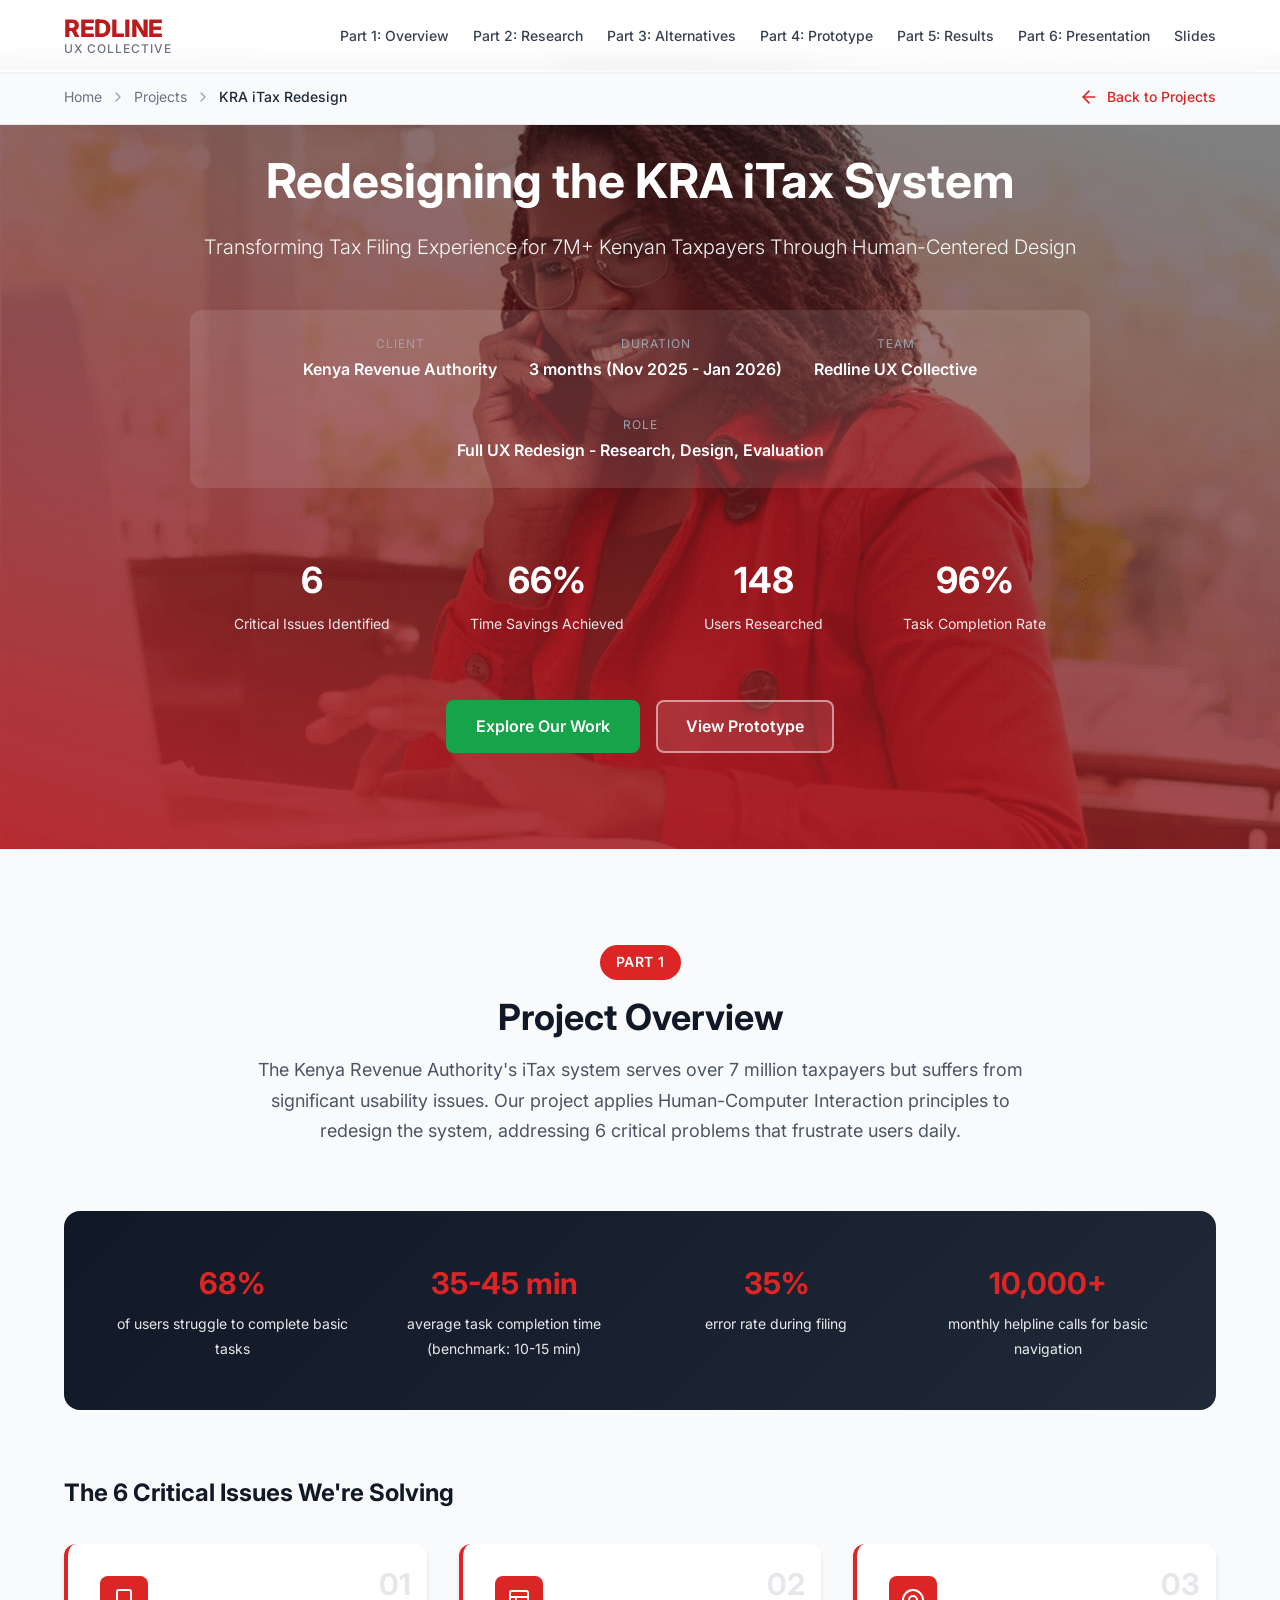
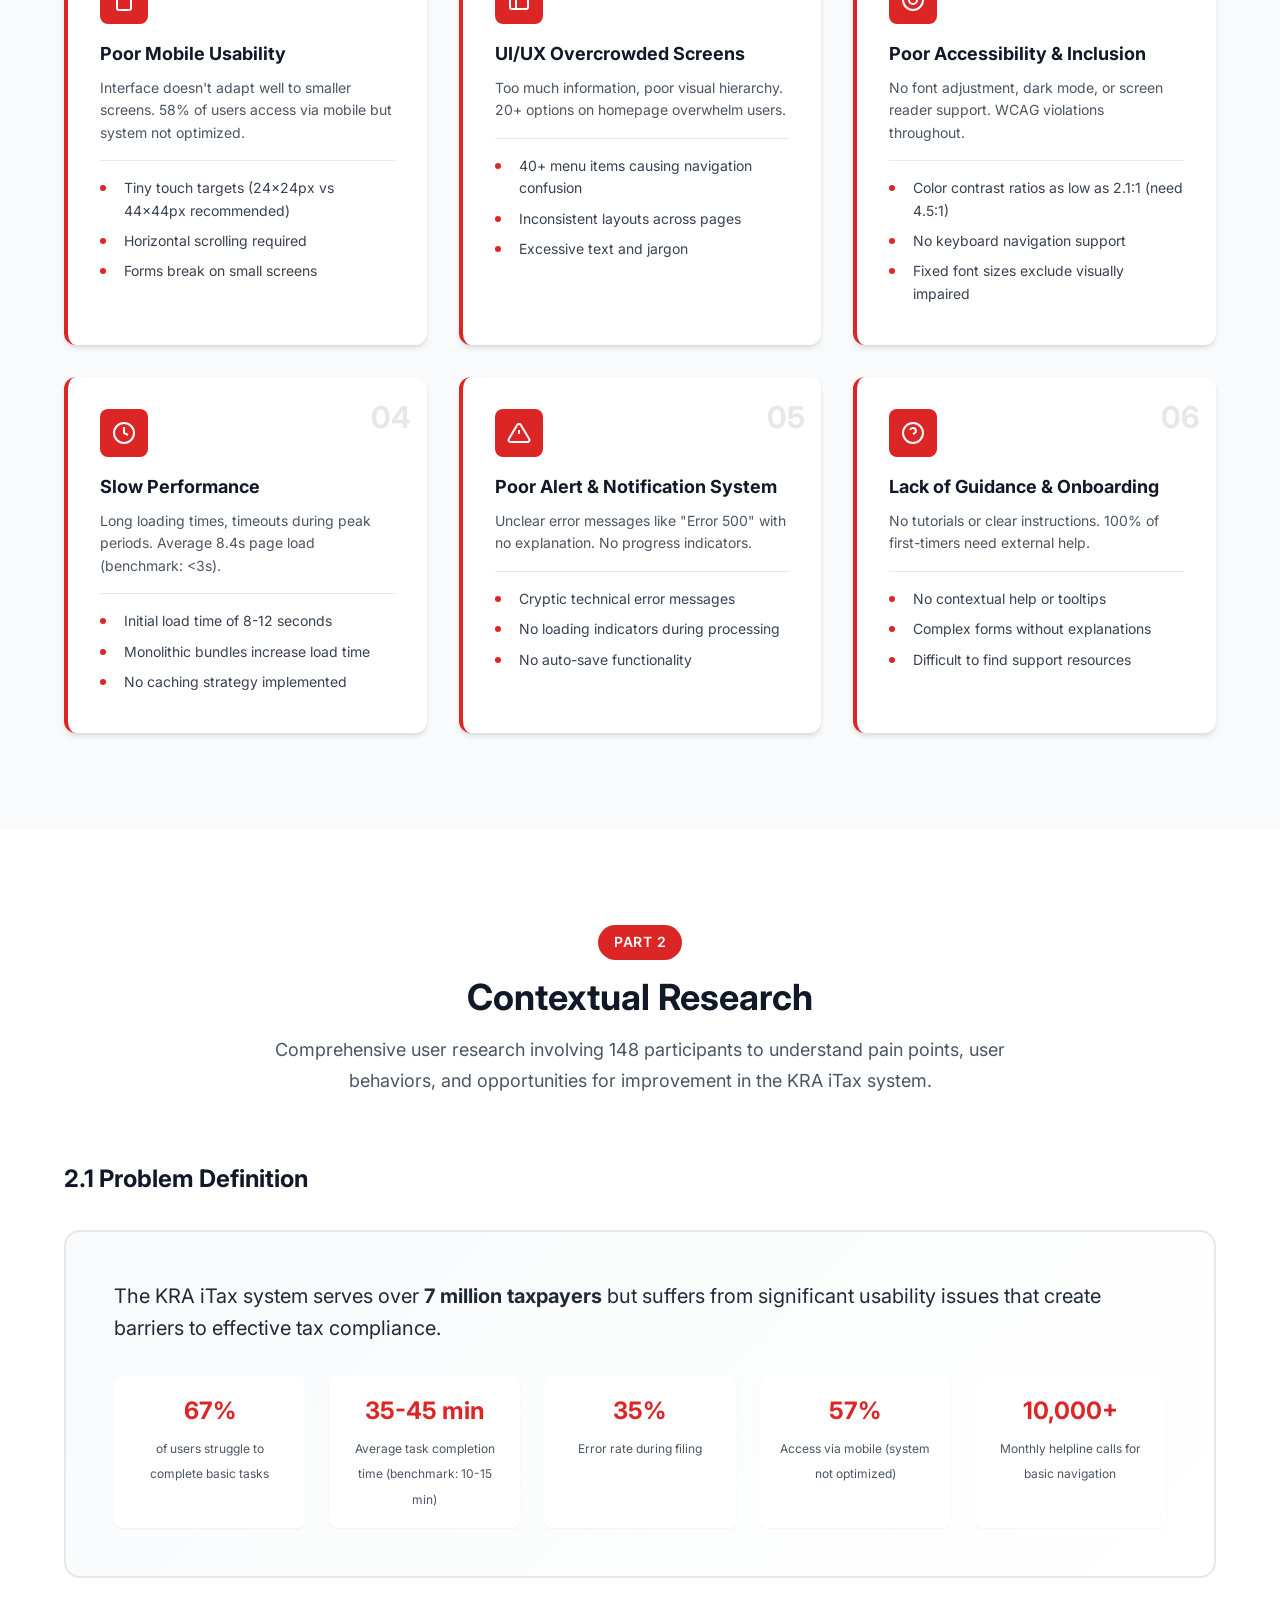
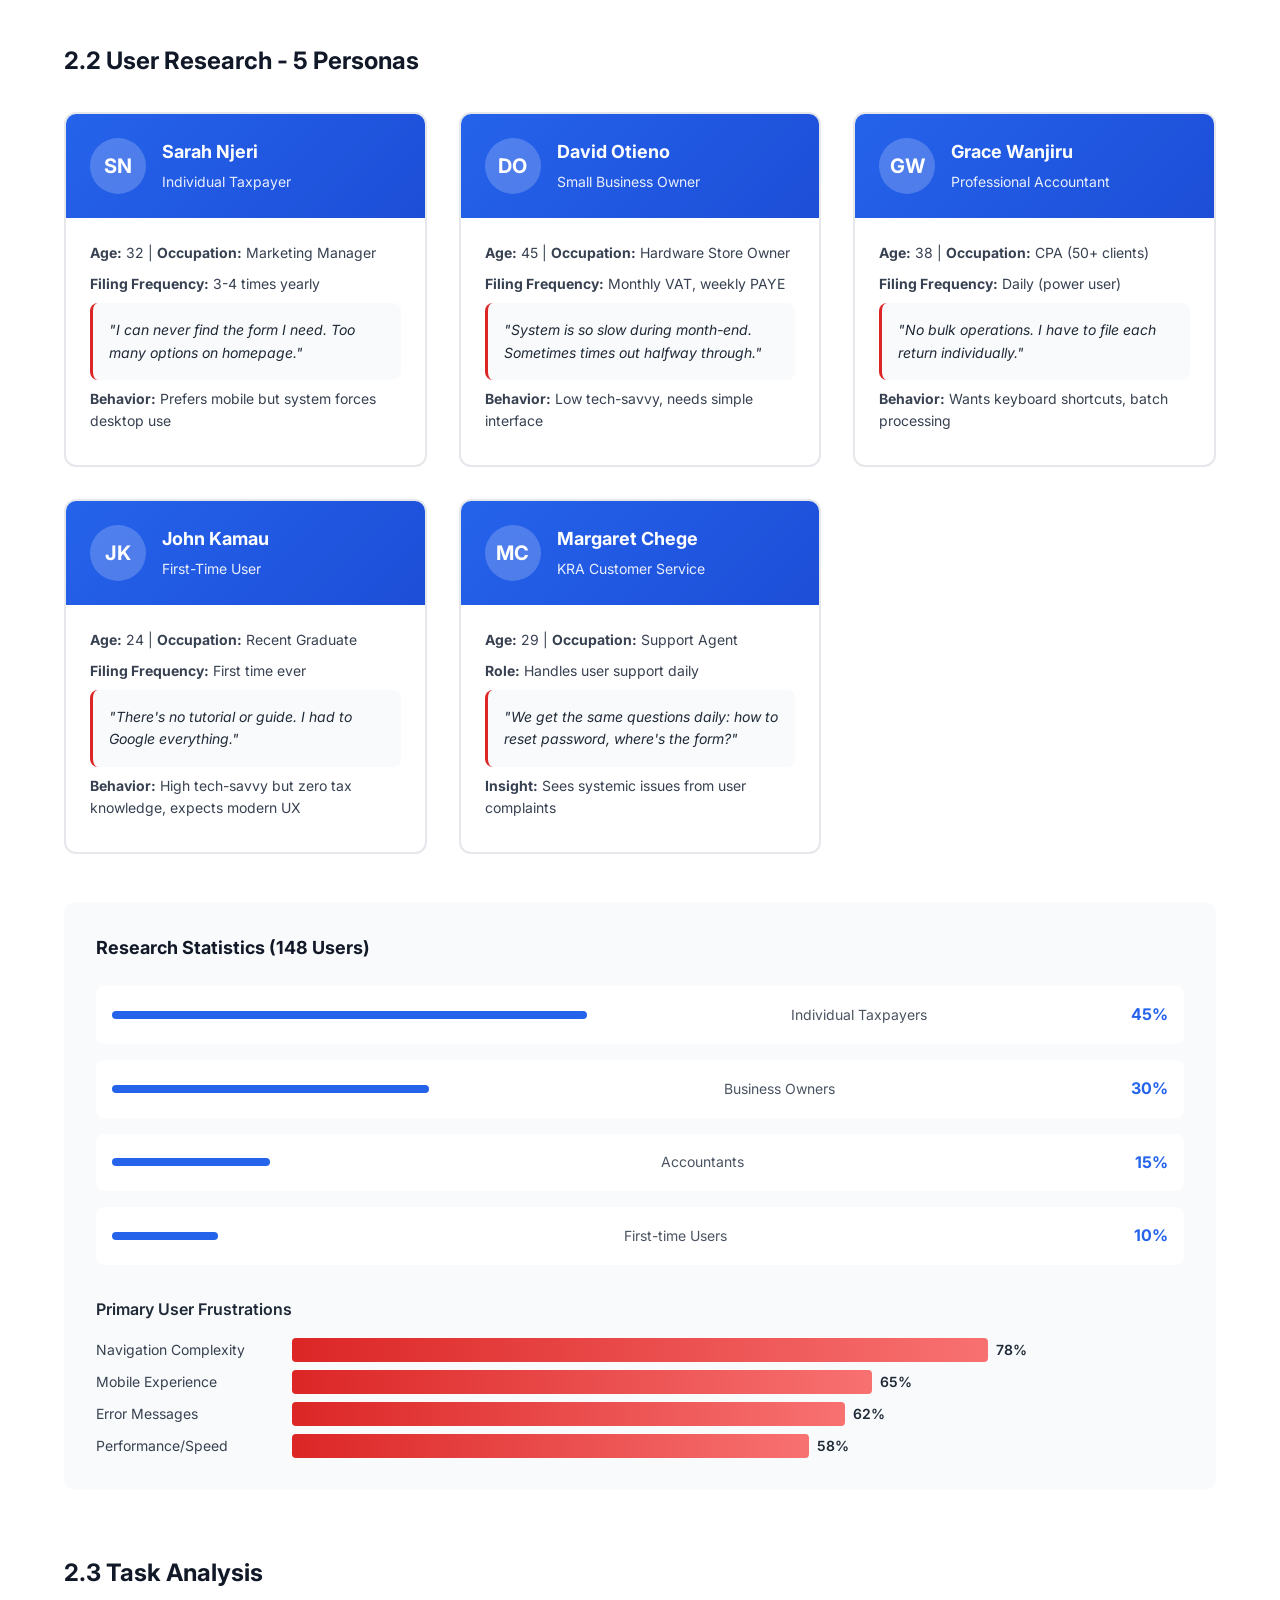
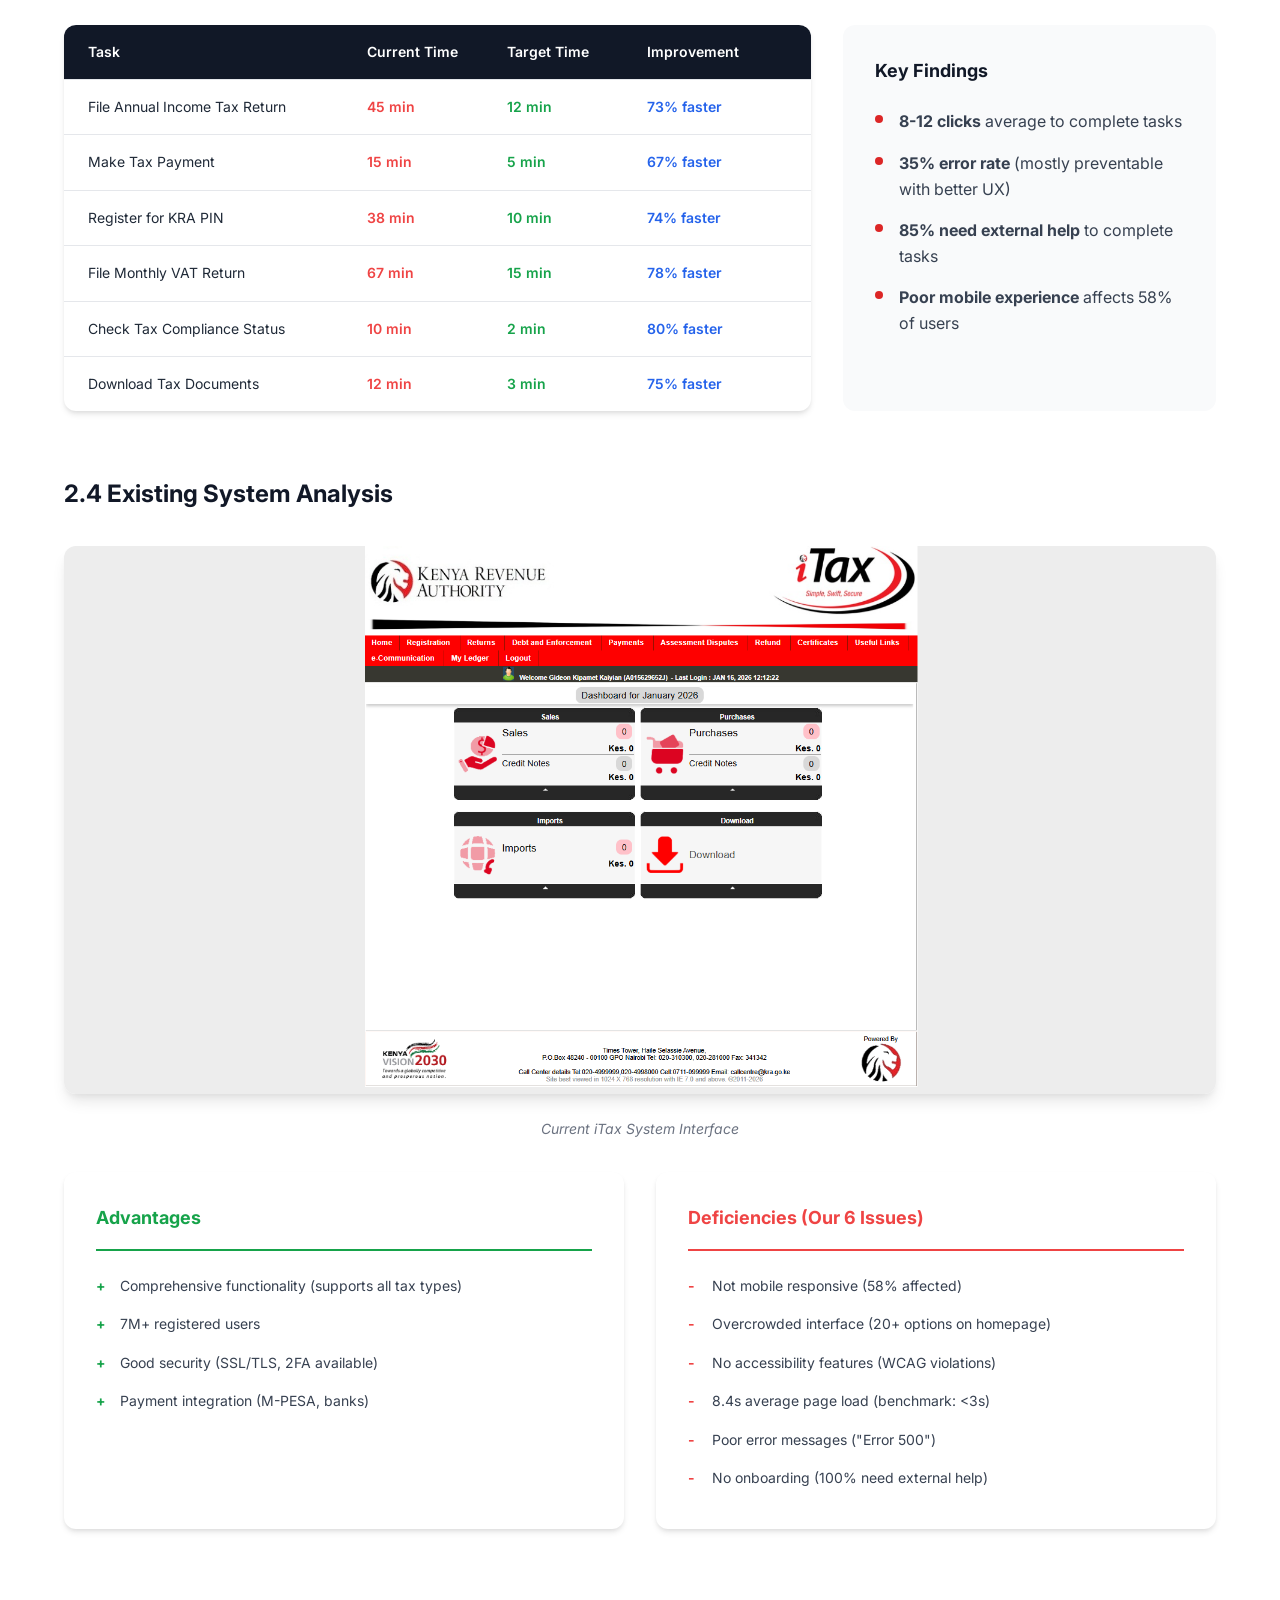
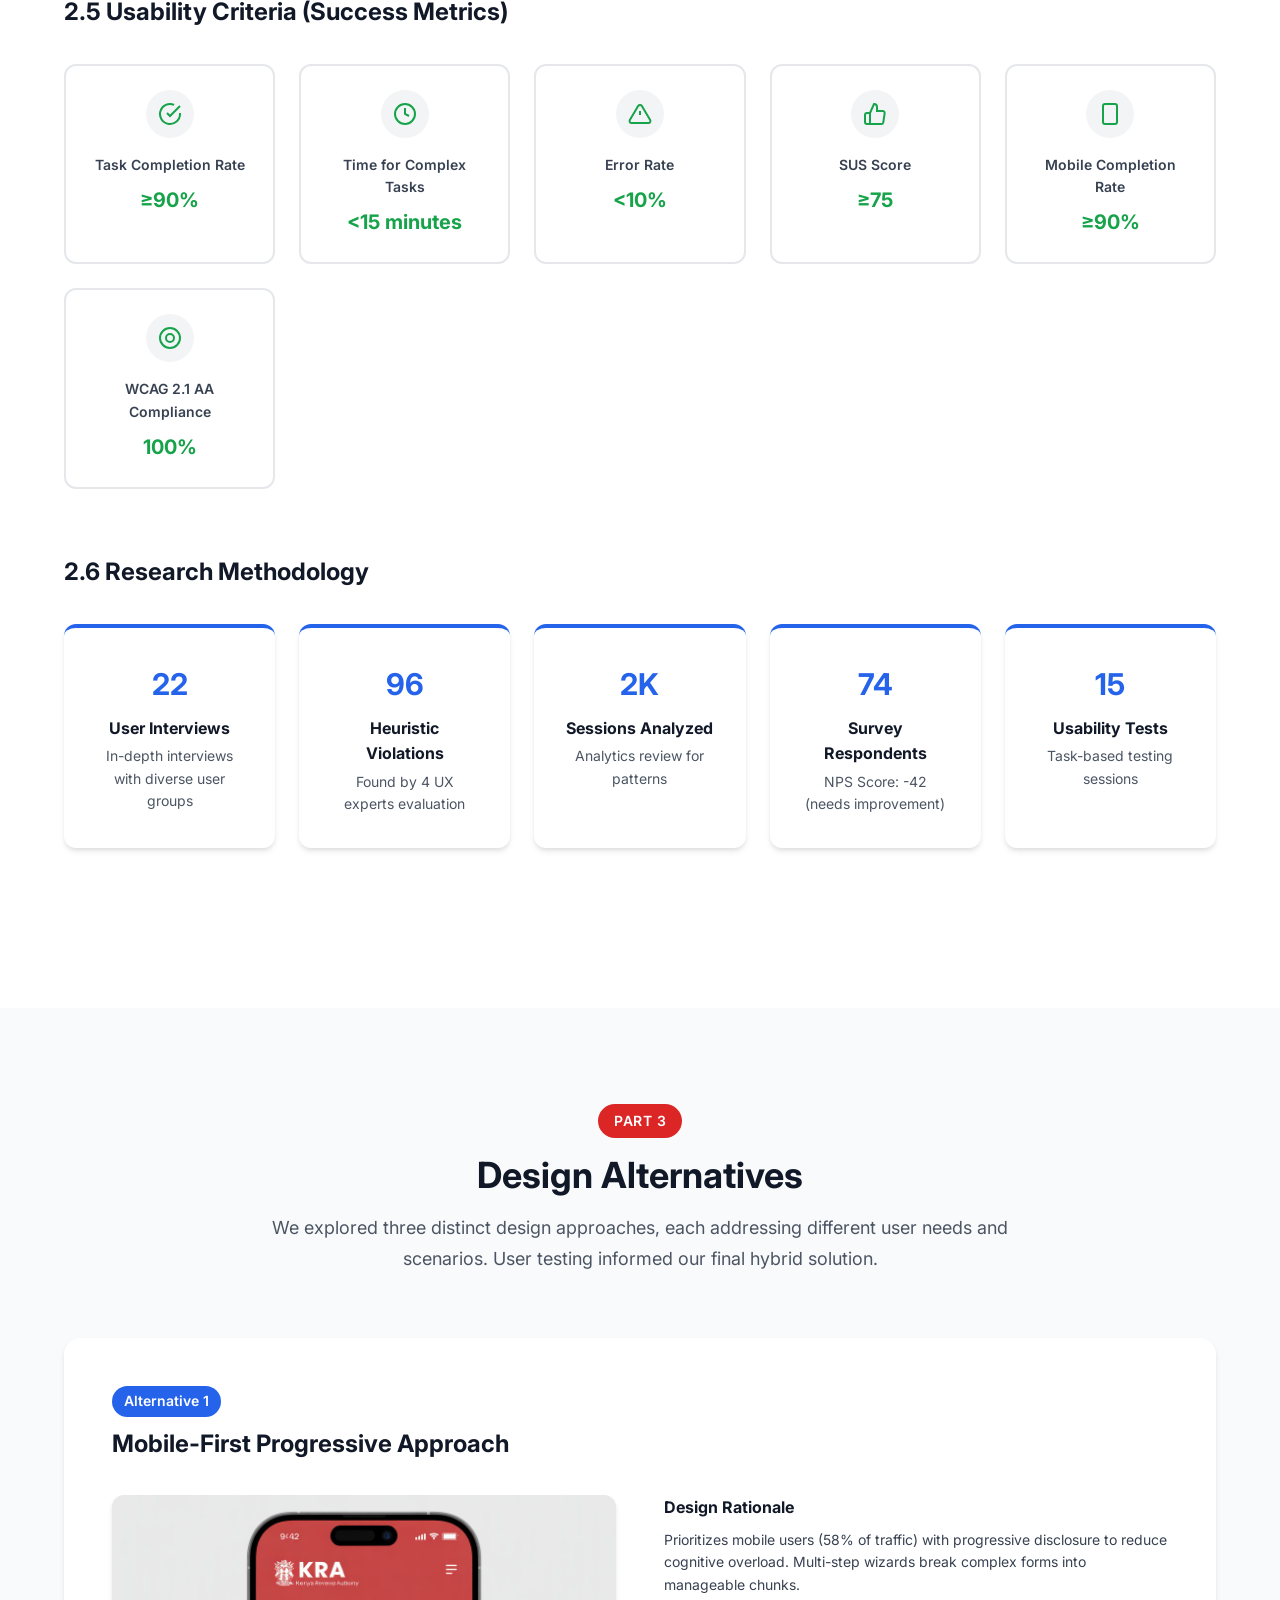
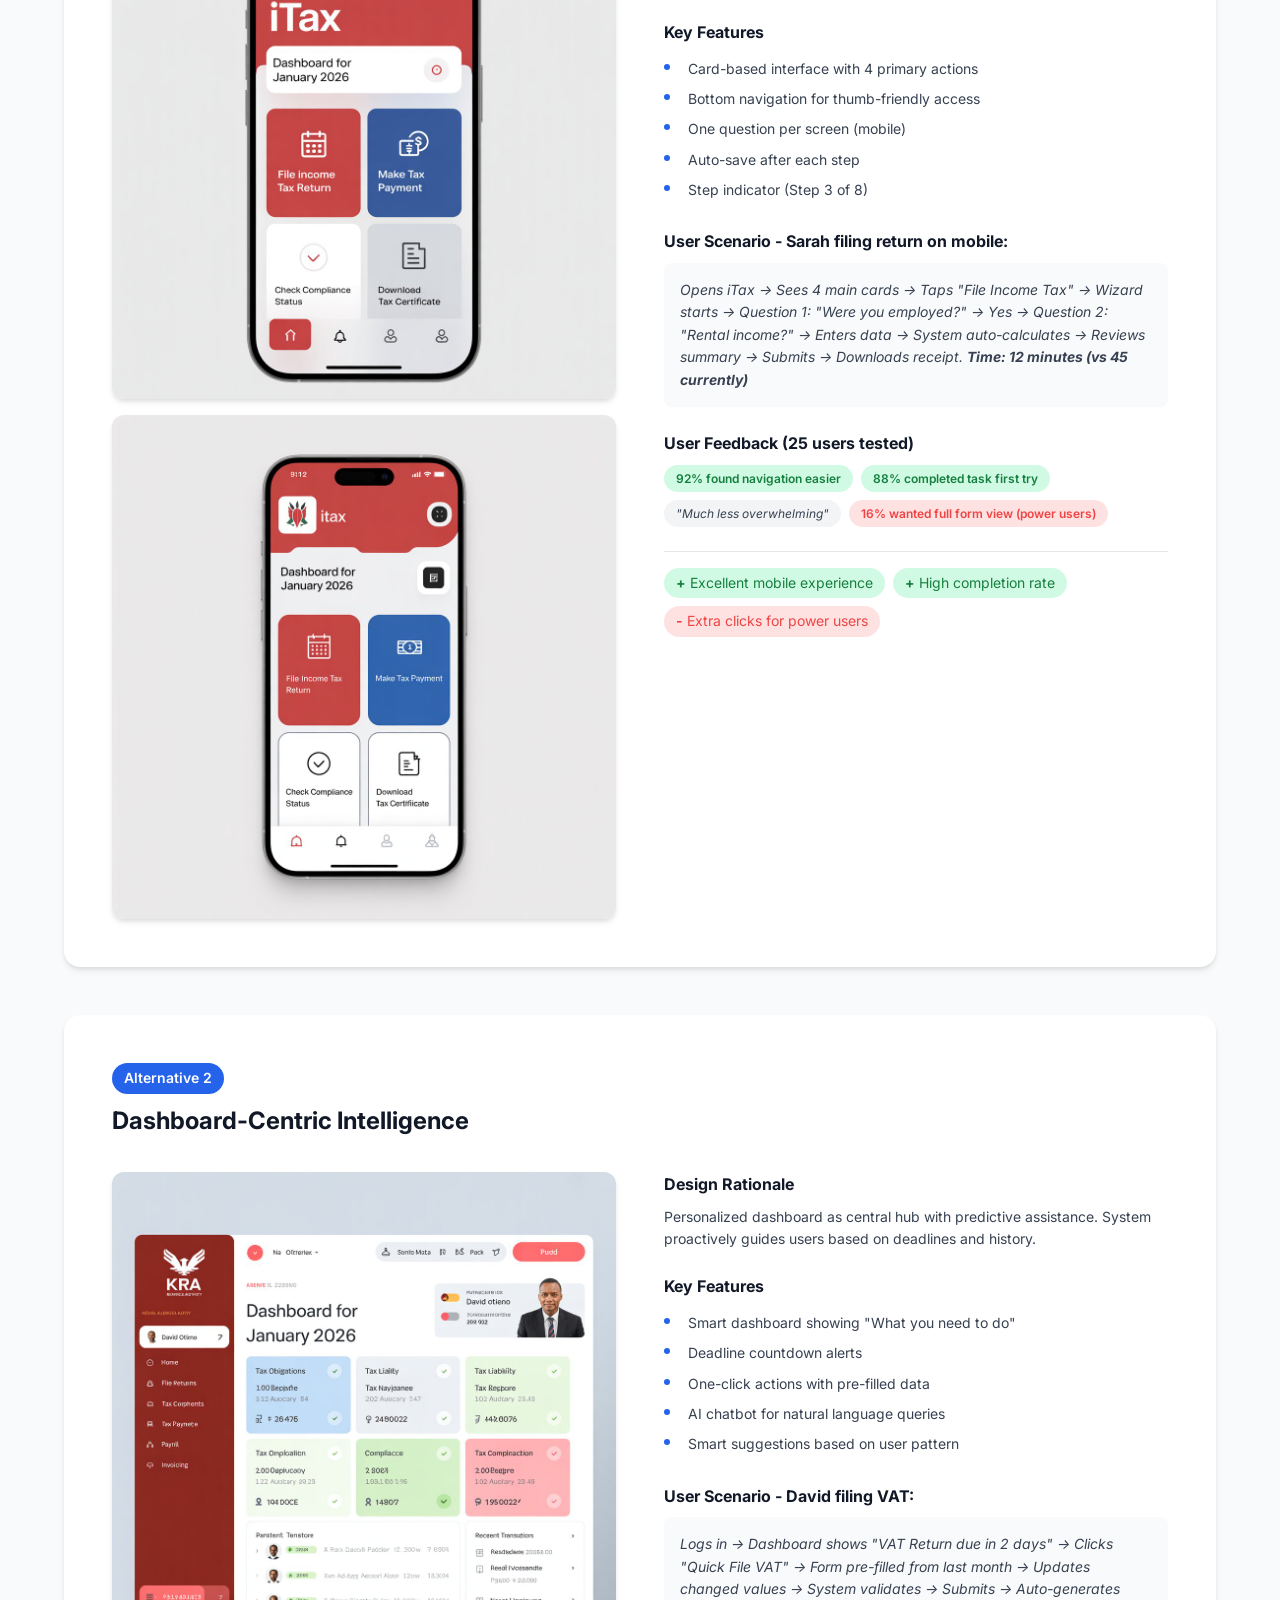
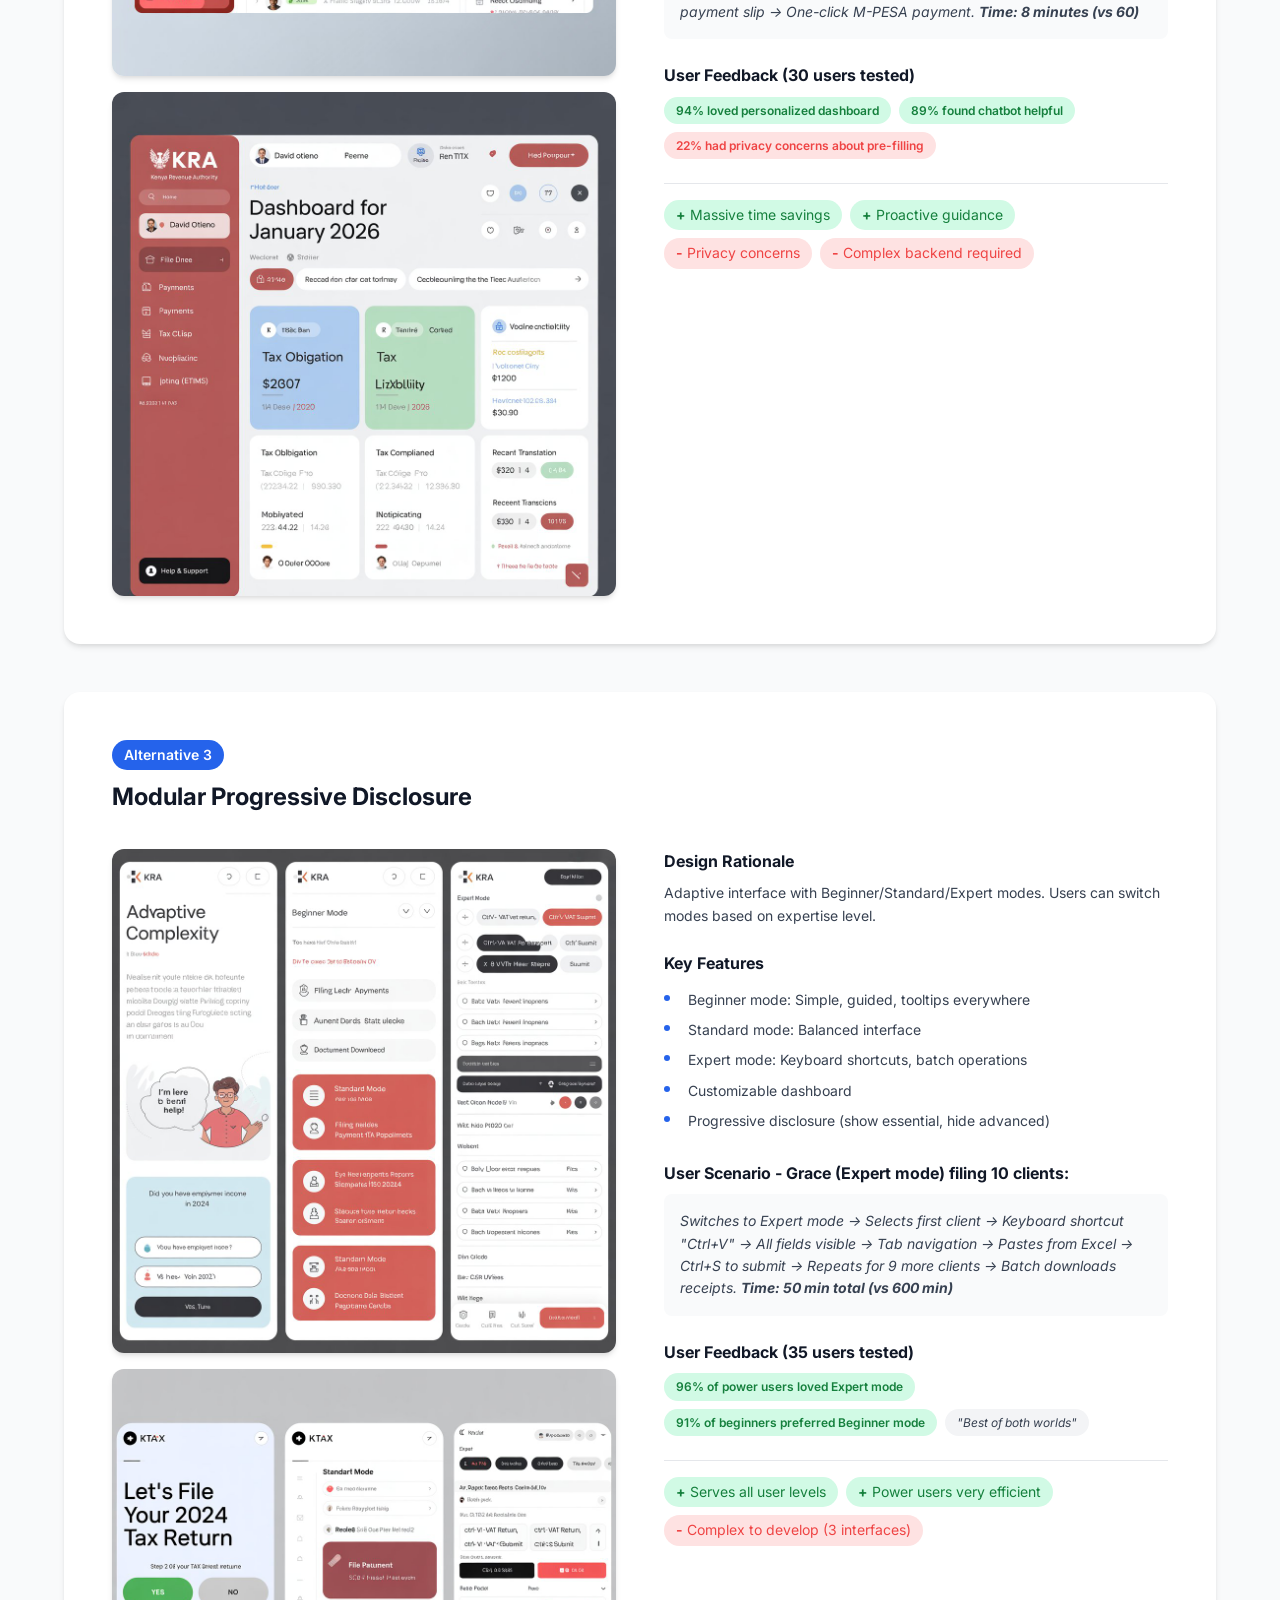
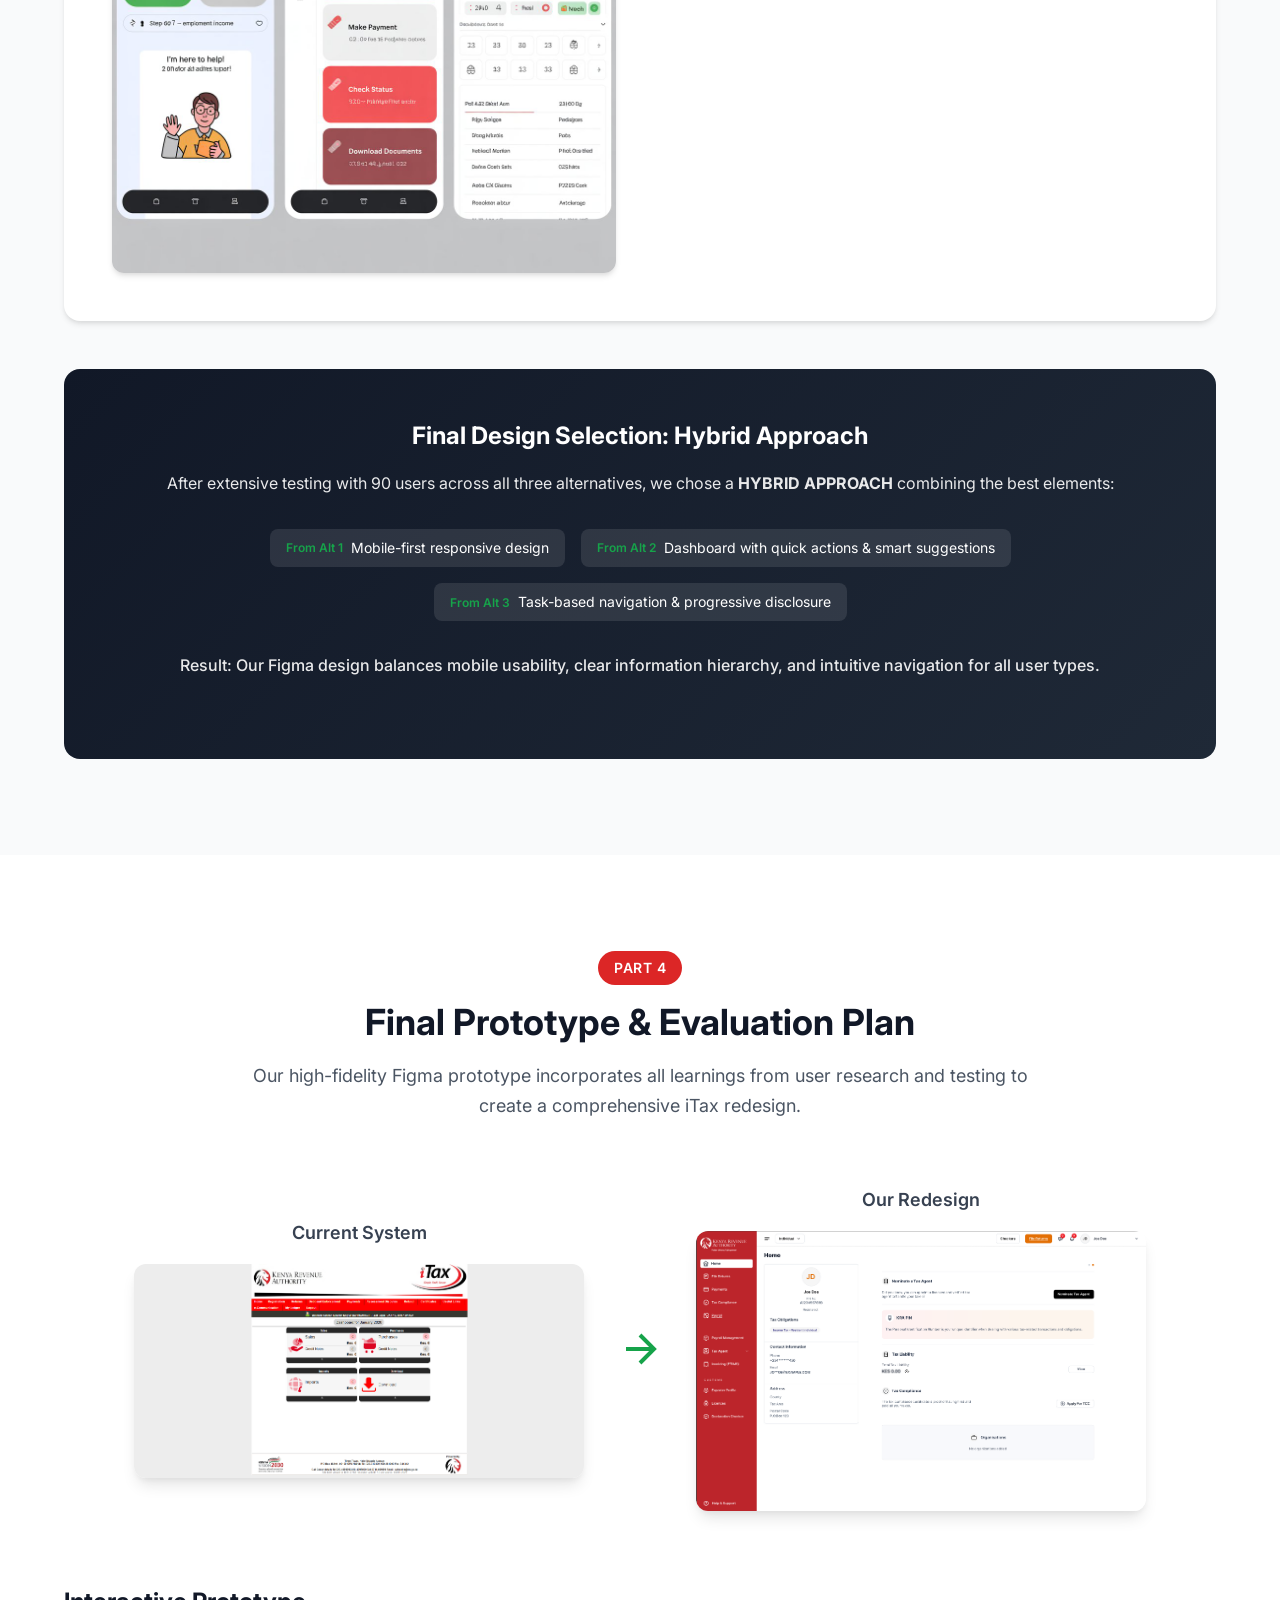
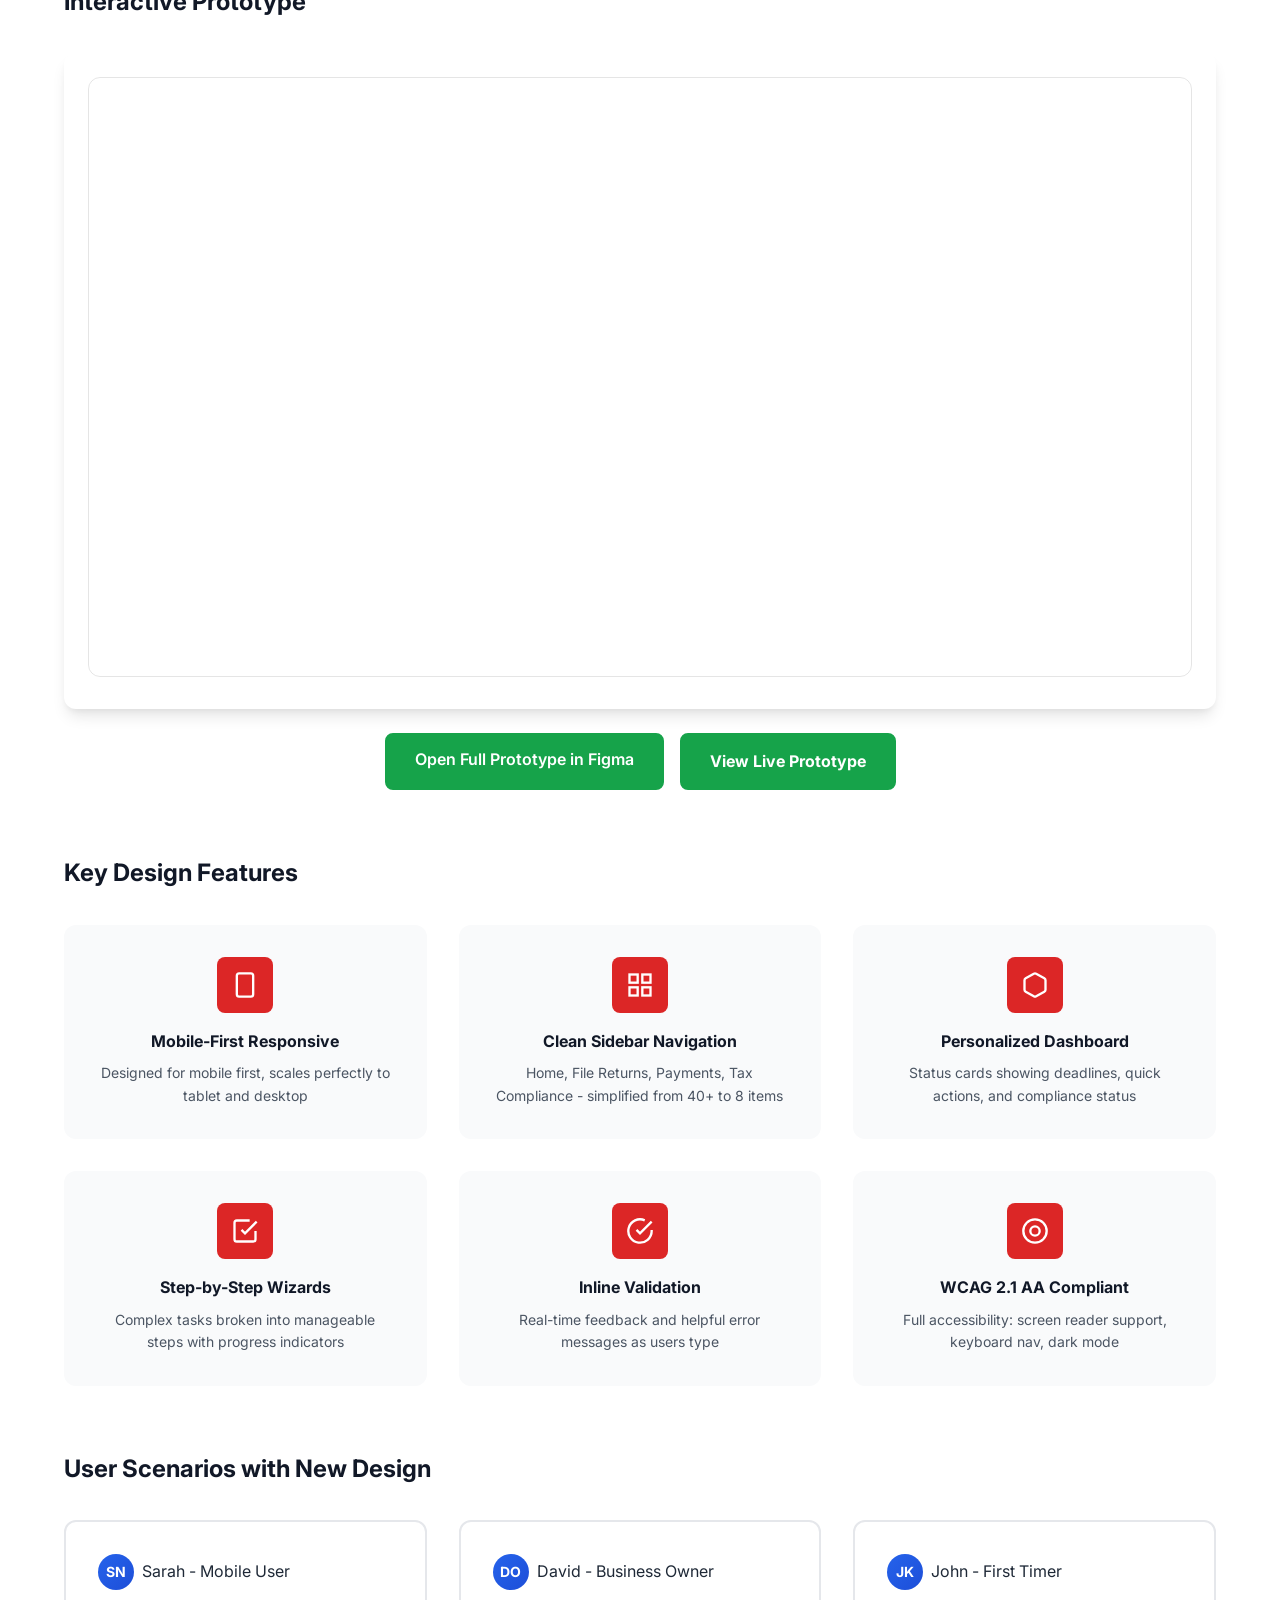
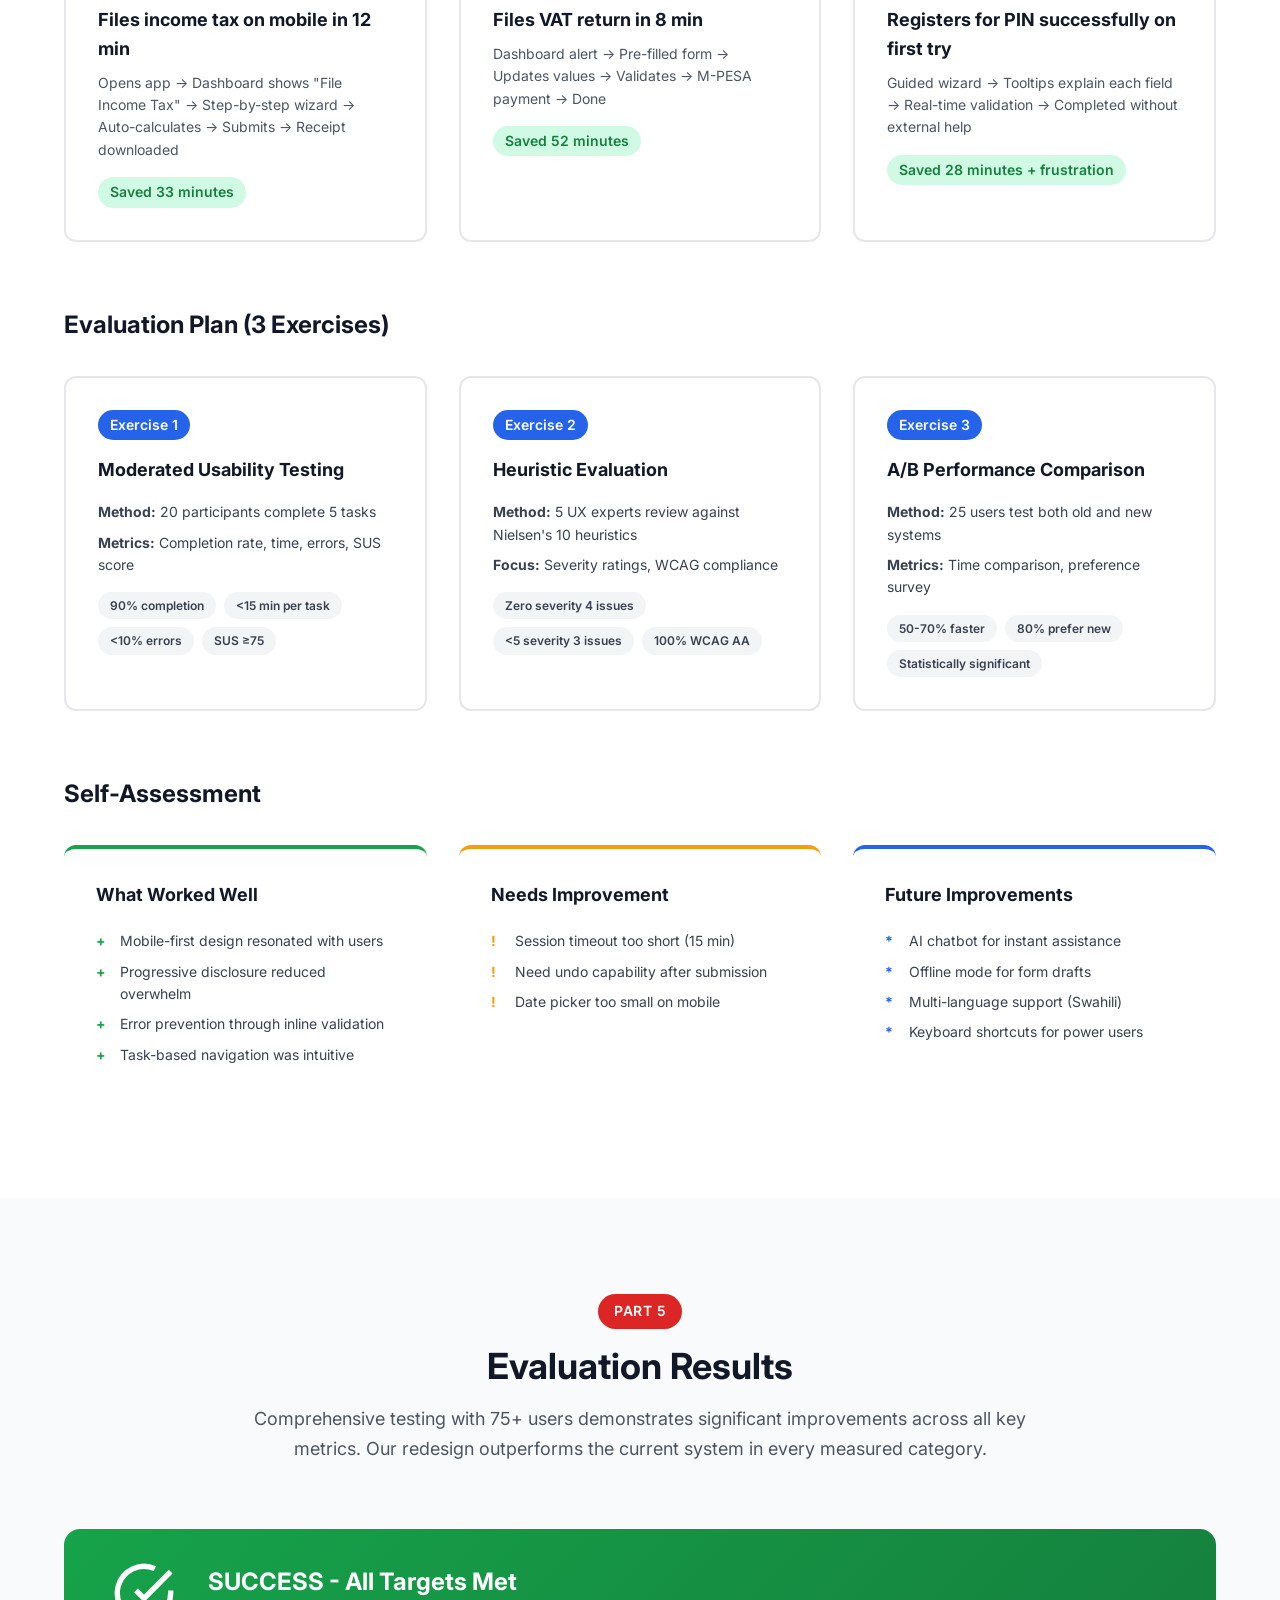
<file: itax-redesign.html>
<!doctype html>
<html lang="en">

<head>
  <meta charset="UTF-8" />
  <meta name="viewport" content="width=device-width, initial-scale=1.0" />
  <meta name="description"
    content="KRA iTax System Redesign - A Human-Computer Interaction project by Redline UX Collective" />
  <title>KRA iTax Redesign | Redline UX Collective | HCI Portfolio</title>
  <link rel="stylesheet" href="styles.css" />
  <link rel="preconnect" href="https://fonts.googleapis.com" />
  <link rel="preconnect" href="https://fonts.gstatic.com" crossorigin />
  <link href="https://fonts.googleapis.com/css2?family=Inter:wght@300;400;500;600;700&display=swap" rel="stylesheet" />
</head>

<body class="project-page">
  <!-- Navigation -->
  <nav class="navbar project-nav">
    <div class="container">
      <div class="nav-brand">
        <a href="index.html" class="logo-link">
          <span class="logo-text">REDLINE</span>
          <span class="logo-tagline">UX Collective</span>
        </a>
      </div>
      <button class="nav-toggle" id="navToggle" aria-label="Toggle navigation">
        <span></span>
        <span></span>
        <span></span>
      </button>
      <ul class="nav-menu" id="navMenu">
        <li><a href="#overview" class="nav-link">Part 1: Overview</a></li>
        <li><a href="#research" class="nav-link">Part 2: Research</a></li>
        <li>
          <a href="#alternatives" class="nav-link">Part 3: Alternatives</a>
        </li>
        <li><a href="#prototype" class="nav-link">Part 4: Prototype</a></li>
        <li><a href="#evaluation" class="nav-link">Part 5: Results</a></li>
        <li>
          <a href="#presentation" class="nav-link">Part 6: Presentation</a>
        </li>
        <li><a href="/slides/KRA_iTax_Redesign_Presentation.pptx" class="nav-link" target="_blank">Slides</a></li>
      </ul>
    </div>
  </nav>

  <!-- Breadcrumb Navigation -->
  <div class="breadcrumb-container">
    <div class="container">
      <nav class="breadcrumb" aria-label="Breadcrumb">
        <a href="index.html" class="breadcrumb-link">Home</a>
        <span class="breadcrumb-separator">
          <svg xmlns="http://www.w3.org/2000/svg" width="16" height="16" viewBox="0 0 24 24" fill="none"
            stroke="currentColor" stroke-width="2" stroke-linecap="round" stroke-linejoin="round">
            <polyline points="9 18 15 12 9 6"></polyline>
          </svg>
        </span>
        <a href="index.html#projects" class="breadcrumb-link">Projects</a>
        <span class="breadcrumb-separator">
          <svg xmlns="http://www.w3.org/2000/svg" width="16" height="16" viewBox="0 0 24 24" fill="none"
            stroke="currentColor" stroke-width="2" stroke-linecap="round" stroke-linejoin="round">
            <polyline points="9 18 15 12 9 6"></polyline>
          </svg>
        </span>
        <span class="breadcrumb-current">KRA iTax Redesign</span>
      </nav>
      <a href="index.html#projects" class="back-link">
        <svg xmlns="http://www.w3.org/2000/svg" width="20" height="20" viewBox="0 0 24 24" fill="none"
          stroke="currentColor" stroke-width="2" stroke-linecap="round" stroke-linejoin="round">
          <line x1="19" y1="12" x2="5" y2="12"></line>
          <polyline points="12 19 5 12 12 5"></polyline>
        </svg>
        Back to Projects
      </a>
    </div>
  </div>

  <!-- Hero Section -->
  <section class="hero project-hero">
    <div class="container">
      <div class="hero-content">
        <!-- <span class="hero-badge animate-fade-in">BIT 2305 Human Computer Interface</span> -->
        <h1 class="hero-title animate-fade-in">
          Redesigning the KRA iTax System
        </h1>
        <p class="hero-subtitle animate-fade-in-delay">
          Transforming Tax Filing Experience for 7M+ Kenyan Taxpayers Through
          Human-Centered Design
        </p>

        <!-- Project Meta Info -->
        <div class="project-meta-info animate-fade-in-delay">
          <div class="meta-item">
            <span class="meta-label">Client</span>
            <span class="meta-value">Kenya Revenue Authority</span>
          </div>
          <div class="meta-item">
            <span class="meta-label">Duration</span>
            <span class="meta-value">3 months (Nov 2025 - Jan 2026)</span>
          </div>
          <div class="meta-item">
            <span class="meta-label">Team</span>
            <span class="meta-value">Redline UX Collective</span>
          </div>
          <div class="meta-item">
            <span class="meta-label">Role</span>
            <span class="meta-value">Full UX Redesign - Research, Design, Evaluation</span>
          </div>
        </div>

        <div class="hero-stats animate-fade-in-delay-2">
          <div class="stat-item">
            <span class="stat-number">6</span>
            <span class="stat-label">Critical Issues Identified</span>
          </div>
          <div class="stat-item">
            <span class="stat-number">66%</span>
            <span class="stat-label">Time Savings Achieved</span>
          </div>
          <div class="stat-item">
            <span class="stat-number">148</span>
            <span class="stat-label">Users Researched</span>
          </div>
          <div class="stat-item">
            <span class="stat-number">96%</span>
            <span class="stat-label">Task Completion Rate</span>
          </div>
        </div>
        <div class="hero-actions animate-fade-in-delay-2">
          <a href="#overview" class="btn btn-primary">Explore Our Work</a>
          <a href="#prototype" class="btn btn-secondary-light">View Prototype</a>
        </div>
      </div>
    </div>
  </section>

  <!-- ============================================
         PART 1: PROJECT OVERVIEW
         ============================================ -->
  <section id="overview" class="section overview-section">
    <div class="container">
      <div class="section-header">
        <span class="section-tag">Part 1</span>
        <h2 class="section-title">Project Overview</h2>
        <p class="section-description">
          The Kenya Revenue Authority's iTax system serves over 7 million
          taxpayers but suffers from significant usability issues. Our project
          applies Human-Computer Interaction principles to redesign the
          system, addressing 6 critical problems that frustrate users daily.
        </p>
      </div>

      <!-- Problem Overview -->
      <div class="problem-highlight">
        <div class="problem-stats">
          <div class="problem-stat">
            <span class="problem-number">68%</span>
            <span class="problem-text">of users struggle to complete basic tasks</span>
          </div>
          <div class="problem-stat">
            <span class="problem-number">35-45 min</span>
            <span class="problem-text">average task completion time (benchmark: 10-15 min)</span>
          </div>
          <div class="problem-stat">
            <span class="problem-number">35%</span>
            <span class="problem-text">error rate during filing</span>
          </div>
          <div class="problem-stat">
            <span class="problem-number">10,000+</span>
            <span class="problem-text">monthly helpline calls for basic navigation</span>
          </div>
        </div>
      </div>

      <!-- 6 Issues Cards -->
      <h3 class="subsection-title">The 6 Critical Issues We're Solving</h3>
      <div class="issues-grid">
        <div class="issue-card">
          <div class="issue-number">01</div>
          <div class="issue-icon">
            <svg viewBox="0 0 24 24" fill="none" stroke="currentColor" stroke-width="2">
              <rect x="5" y="2" width="14" height="20" rx="2" ry="2"></rect>
              <line x1="12" y1="18" x2="12" y2="18"></line>
            </svg>
          </div>
          <h3>Poor Mobile Usability</h3>
          <p>
            Interface doesn't adapt well to smaller screens. 58% of users
            access via mobile but system not optimized.
          </p>
          <ul class="issue-details">
            <li>Tiny touch targets (24x24px vs 44x44px recommended)</li>
            <li>Horizontal scrolling required</li>
            <li>Forms break on small screens</li>
          </ul>
        </div>
        <div class="issue-card">
          <div class="issue-number">02</div>
          <div class="issue-icon">
            <svg viewBox="0 0 24 24" fill="none" stroke="currentColor" stroke-width="2">
              <rect x="3" y="3" width="18" height="18" rx="2" ry="2"></rect>
              <line x1="3" y1="9" x2="21" y2="9"></line>
              <line x1="9" y1="21" x2="9" y2="9"></line>
            </svg>
          </div>
          <h3>UI/UX Overcrowded Screens</h3>
          <p>
            Too much information, poor visual hierarchy. 20+ options on
            homepage overwhelm users.
          </p>
          <ul class="issue-details">
            <li>40+ menu items causing navigation confusion</li>
            <li>Inconsistent layouts across pages</li>
            <li>Excessive text and jargon</li>
          </ul>
        </div>
        <div class="issue-card">
          <div class="issue-number">03</div>
          <div class="issue-icon">
            <svg viewBox="0 0 24 24" fill="none" stroke="currentColor" stroke-width="2">
              <circle cx="12" cy="12" r="10"></circle>
              <path d="M16 12a4 4 0 1 1-8 0 4 4 0 0 1 8 0z"></path>
            </svg>
          </div>
          <h3>Poor Accessibility & Inclusion</h3>
          <p>
            No font adjustment, dark mode, or screen reader support. WCAG
            violations throughout.
          </p>
          <ul class="issue-details">
            <li>Color contrast ratios as low as 2.1:1 (need 4.5:1)</li>
            <li>No keyboard navigation support</li>
            <li>Fixed font sizes exclude visually impaired</li>
          </ul>
        </div>
        <div class="issue-card">
          <div class="issue-number">04</div>
          <div class="issue-icon">
            <svg viewBox="0 0 24 24" fill="none" stroke="currentColor" stroke-width="2">
              <circle cx="12" cy="12" r="10"></circle>
              <polyline points="12,6 12,12 16,14"></polyline>
            </svg>
          </div>
          <h3>Slow Performance</h3>
          <p>
            Long loading times, timeouts during peak periods. Average 8.4s
            page load (benchmark: &lt;3s).
          </p>
          <ul class="issue-details">
            <li>Initial load time of 8-12 seconds</li>
            <li>Monolithic bundles increase load time</li>
            <li>No caching strategy implemented</li>
          </ul>
        </div>
        <div class="issue-card">
          <div class="issue-number">05</div>
          <div class="issue-icon">
            <svg viewBox="0 0 24 24" fill="none" stroke="currentColor" stroke-width="2">
              <path d="M10.29 3.86L1.82 18a2 2 0 0 0 1.71 3h16.94a2 2 0 0 0 1.71-3L13.71 3.86a2 2 0 0 0-3.42 0z"></path>
              <line x1="12" y1="9" x2="12" y2="13"></line>
              <line x1="12" y1="17" x2="12" y2="17"></line>
            </svg>
          </div>
          <h3>Poor Alert & Notification System</h3>
          <p>
            Unclear error messages like "Error 500" with no explanation. No
            progress indicators.
          </p>
          <ul class="issue-details">
            <li>Cryptic technical error messages</li>
            <li>No loading indicators during processing</li>
            <li>No auto-save functionality</li>
          </ul>
        </div>
        <div class="issue-card">
          <div class="issue-number">06</div>
          <div class="issue-icon">
            <svg viewBox="0 0 24 24" fill="none" stroke="currentColor" stroke-width="2">
              <circle cx="12" cy="12" r="10"></circle>
              <path d="M9.09 9a3 3 0 0 1 5.83 1c0 2-3 3-3 3"></path>
              <line x1="12" y1="17" x2="12" y2="17"></line>
            </svg>
          </div>
          <h3>Lack of Guidance & Onboarding</h3>
          <p>
            No tutorials or clear instructions. 100% of first-timers need
            external help.
          </p>
          <ul class="issue-details">
            <li>No contextual help or tooltips</li>
            <li>Complex forms without explanations</li>
            <li>Difficult to find support resources</li>
          </ul>
        </div>
      </div>
    </div>
  </section>

  <!-- ============================================
         PART 2: CONTEXTUAL RESEARCH
         ============================================ -->
  <section id="research" class="section research-section">
    <div class="container">
      <div class="section-header">
        <span class="section-tag">Part 2</span>
        <h2 class="section-title">Contextual Research</h2>
        <p class="section-description">
          Comprehensive user research involving 148 participants to understand
          pain points, user behaviors, and opportunities for improvement in
          the KRA iTax system.
        </p>
      </div>

      <!-- Problem Statement -->
      <div class="research-block">
        <h3 class="subsection-title">2.1 Problem Definition</h3>
        <div class="problem-statement-card">
          <p class="lead-text">
            The KRA iTax system serves over
            <strong>7 million taxpayers</strong> but suffers from significant
            usability issues that create barriers to effective tax compliance.
          </p>
          <div class="problem-metrics">
            <div class="metric">
              <span class="metric-value">68%</span>
              <span class="metric-label">of users struggle to complete basic tasks</span>
            </div>
            <div class="metric">
              <span class="metric-value">35-45 min</span>
              <span class="metric-label">Average task completion time (benchmark: 10-15 min)</span>
            </div>
            <div class="metric">
              <span class="metric-value">35%</span>
              <span class="metric-label">Error rate during filing</span>
            </div>
            <div class="metric">
              <span class="metric-value">58%</span>
              <span class="metric-label">Access via mobile (system not optimized)</span>
            </div>
            <div class="metric">
              <span class="metric-value">10,000+</span>
              <span class="metric-label">Monthly helpline calls for basic navigation</span>
            </div>
          </div>
        </div>
      </div>

      <!-- User Personas -->
      <div class="research-block">
        <h3 class="subsection-title">2.2 User Research - 5 Personas</h3>
        <div class="personas-grid">
          <!-- Persona 1 -->
          <div class="persona-card">
            <div class="persona-header">
              <div class="persona-avatar">SN</div>
              <div class="persona-info">
                <h4>Sarah Njeri</h4>
                <span class="persona-type">Individual Taxpayer</span>
              </div>
            </div>
            <div class="persona-details">
              <p>
                <strong>Age:</strong> 32 |
                <strong>Occupation:</strong> Marketing Manager
              </p>
              <p><strong>Filing Frequency:</strong> 3-4 times yearly</p>
              <p class="persona-pain">
                "I can never find the form I need. Too many options on
                homepage."
              </p>
              <p>
                <strong>Behavior:</strong> Prefers mobile but system forces
                desktop use
              </p>
            </div>
          </div>
          <!-- Persona 2 -->
          <div class="persona-card">
            <div class="persona-header">
              <div class="persona-avatar">DO</div>
              <div class="persona-info">
                <h4>David Otieno</h4>
                <span class="persona-type">Small Business Owner</span>
              </div>
            </div>
            <div class="persona-details">
              <p>
                <strong>Age:</strong> 45 |
                <strong>Occupation:</strong> Hardware Store Owner
              </p>
              <p>
                <strong>Filing Frequency:</strong> Monthly VAT, weekly PAYE
              </p>
              <p class="persona-pain">
                "System is so slow during month-end. Sometimes times out
                halfway through."
              </p>
              <p>
                <strong>Behavior:</strong> Low tech-savvy, needs simple
                interface
              </p>
            </div>
          </div>
          <!-- Persona 3 -->
          <div class="persona-card">
            <div class="persona-header">
              <div class="persona-avatar">GW</div>
              <div class="persona-info">
                <h4>Grace Wanjiru</h4>
                <span class="persona-type">Professional Accountant</span>
              </div>
            </div>
            <div class="persona-details">
              <p>
                <strong>Age:</strong> 38 | <strong>Occupation:</strong> CPA
                (50+ clients)
              </p>
              <p><strong>Filing Frequency:</strong> Daily (power user)</p>
              <p class="persona-pain">
                "No bulk operations. I have to file each return individually."
              </p>
              <p>
                <strong>Behavior:</strong> Wants keyboard shortcuts, batch
                processing
              </p>
            </div>
          </div>
          <!-- Persona 4 -->
          <div class="persona-card">
            <div class="persona-header">
              <div class="persona-avatar">JK</div>
              <div class="persona-info">
                <h4>John Kamau</h4>
                <span class="persona-type">First-Time User</span>
              </div>
            </div>
            <div class="persona-details">
              <p>
                <strong>Age:</strong> 24 | <strong>Occupation:</strong> Recent
                Graduate
              </p>
              <p><strong>Filing Frequency:</strong> First time ever</p>
              <p class="persona-pain">
                "There's no tutorial or guide. I had to Google everything."
              </p>
              <p>
                <strong>Behavior:</strong> High tech-savvy but zero tax
                knowledge, expects modern UX
              </p>
            </div>
          </div>
          <!-- Persona 5 -->
          <div class="persona-card">
            <div class="persona-header">
              <div class="persona-avatar">MC</div>
              <div class="persona-info">
                <h4>Margaret Chege</h4>
                <span class="persona-type">KRA Customer Service</span>
              </div>
            </div>
            <div class="persona-details">
              <p>
                <strong>Age:</strong> 29 |
                <strong>Occupation:</strong> Support Agent
              </p>
              <p><strong>Role:</strong> Handles user support daily</p>
              <p class="persona-pain">
                "We get the same questions daily: how to reset password,
                where's the form?"
              </p>
              <p>
                <strong>Insight:</strong> Sees systemic issues from user
                complaints
              </p>
            </div>
          </div>
        </div>

        <!-- User Statistics -->
        <div class="stats-summary">
          <h4>Research Statistics (148 Users)</h4>
          <div class="stats-grid">
            <div class="stat-block">
              <div class="stat-bar" style="--width: 45%"></div>
              <span class="stat-label">Individual Taxpayers</span>
              <span class="stat-value">45%</span>
            </div>
            <div class="stat-block">
              <div class="stat-bar" style="--width: 30%"></div>
              <span class="stat-label">Business Owners</span>
              <span class="stat-value">30%</span>
            </div>
            <div class="stat-block">
              <div class="stat-bar" style="--width: 15%"></div>
              <span class="stat-label">Accountants</span>
              <span class="stat-value">15%</span>
            </div>
            <div class="stat-block">
              <div class="stat-bar" style="--width: 10%"></div>
              <span class="stat-label">First-time Users</span>
              <span class="stat-value">10%</span>
            </div>
          </div>
          <div class="frustrations-chart">
            <h5>Primary User Frustrations</h5>
            <div class="frustration-bars">
              <div class="frustration-item">
                <span class="frustration-label">Navigation Complexity</span>
                <div class="frustration-bar-container">
                  <div class="frustration-bar" style="width: 78%"></div>
                  <span class="frustration-value">78%</span>
                </div>
              </div>
              <div class="frustration-item">
                <span class="frustration-label">Mobile Experience</span>
                <div class="frustration-bar-container">
                  <div class="frustration-bar" style="width: 65%"></div>
                  <span class="frustration-value">65%</span>
                </div>
              </div>
              <div class="frustration-item">
                <span class="frustration-label">Error Messages</span>
                <div class="frustration-bar-container">
                  <div class="frustration-bar" style="width: 62%"></div>
                  <span class="frustration-value">62%</span>
                </div>
              </div>
              <div class="frustration-item">
                <span class="frustration-label">Performance/Speed</span>
                <div class="frustration-bar-container">
                  <div class="frustration-bar" style="width: 58%"></div>
                  <span class="frustration-value">58%</span>
                </div>
              </div>
            </div>
          </div>
        </div>
      </div>

      <!-- Task Analysis -->
      <div class="research-block">
        <h3 class="subsection-title">2.3 Task Analysis</h3>
        <div class="task-analysis">
          <div class="task-table">
            <div class="task-row task-header">
              <span>Task</span>
              <span>Current Time</span>
              <span>Target Time</span>
              <span>Improvement</span>
            </div>
            <div class="task-row">
              <span>File Annual Income Tax Return</span>
              <span class="time-bad">45 min</span>
              <span class="time-good">12 min</span>
              <span class="improvement">73% faster</span>
            </div>
            <div class="task-row">
              <span>Make Tax Payment</span>
              <span class="time-bad">15 min</span>
              <span class="time-good">5 min</span>
              <span class="improvement">67% faster</span>
            </div>
            <div class="task-row">
              <span>Register for KRA PIN</span>
              <span class="time-bad">38 min</span>
              <span class="time-good">10 min</span>
              <span class="improvement">74% faster</span>
            </div>
            <div class="task-row">
              <span>File Monthly VAT Return</span>
              <span class="time-bad">67 min</span>
              <span class="time-good">15 min</span>
              <span class="improvement">78% faster</span>
            </div>
            <div class="task-row">
              <span>Check Tax Compliance Status</span>
              <span class="time-bad">10 min</span>
              <span class="time-good">2 min</span>
              <span class="improvement">80% faster</span>
            </div>
            <div class="task-row">
              <span>Download Tax Documents</span>
              <span class="time-bad">12 min</span>
              <span class="time-good">3 min</span>
              <span class="improvement">75% faster</span>
            </div>
          </div>
          <div class="task-findings">
            <h4>Key Findings</h4>
            <ul>
              <li><strong>8-12 clicks</strong> average to complete tasks</li>
              <li>
                <strong>35% error rate</strong> (mostly preventable with
                better UX)
              </li>
              <li>
                <strong>85% need external help</strong> to complete tasks
              </li>
              <li>
                <strong>Poor mobile experience</strong> affects 58% of users
              </li>
            </ul>
          </div>
        </div>
      </div>

      <!-- Existing System Analysis -->
      <div class="research-block">
        <h3 class="subsection-title">2.4 Existing System Analysis</h3>
        <div class="system-comparison">
          <div class="system-image">
            <img src="assets/old-itax-system.png" alt="Current iTax System Screenshot" loading="lazy" />
            <p class="image-caption">Current iTax System Interface</p>
          </div>
          <div class="system-analysis-grid">
            <div class="analysis-card advantages">
              <h4>Advantages</h4>
              <ul>
                <li>Comprehensive functionality (supports all tax types)</li>
                <li>7M+ registered users</li>
                <li>Good security (SSL/TLS, 2FA available)</li>
                <li>Payment integration (M-PESA, banks)</li>
              </ul>
            </div>
            <div class="analysis-card deficiencies">
              <h4>Deficiencies (Our 6 Issues)</h4>
              <ul>
                <li>Not mobile responsive (58% affected)</li>
                <li>Overcrowded interface (20+ options on homepage)</li>
                <li>No accessibility features (WCAG violations)</li>
                <li>8.4s average page load (benchmark: &lt;3s)</li>
                <li>Poor error messages ("Error 500")</li>
                <li>No onboarding (100% need external help)</li>
              </ul>
            </div>
          </div>
        </div>
      </div>

      <!-- Usability Criteria -->
      <div class="research-block">
        <h3 class="subsection-title">
          2.5 Usability Criteria (Success Metrics)
        </h3>
        <div class="criteria-grid">
          <div class="criteria-card">
            <span class="criteria-icon">
              <svg viewBox="0 0 24 24" fill="none" stroke="currentColor" stroke-width="2">
                <path d="M22 11.08V12a10 10 0 1 1-5.93-9.14"></path>
                <polyline points="22 4 12 14.01 9 11.01"></polyline>
              </svg>
            </span>
            <h4>Task Completion Rate</h4>
            <span class="criteria-target">&ge;90%</span>
          </div>
          <div class="criteria-card">
            <span class="criteria-icon">
              <svg viewBox="0 0 24 24" fill="none" stroke="currentColor" stroke-width="2">
                <circle cx="12" cy="12" r="10"></circle>
                <polyline points="12,6 12,12 16,14"></polyline>
              </svg>
            </span>
            <h4>Time for Complex Tasks</h4>
            <span class="criteria-target">&lt;15 minutes</span>
          </div>
          <div class="criteria-card">
            <span class="criteria-icon">
              <svg viewBox="0 0 24 24" fill="none" stroke="currentColor" stroke-width="2">
                <path d="M10.29 3.86L1.82 18a2 2 0 0 0 1.71 3h16.94a2 2 0 0 0 1.71-3L13.71 3.86a2 2 0 0 0-3.42 0z">
                </path>
                <line x1="12" y1="9" x2="12" y2="13"></line>
              </svg>
            </span>
            <h4>Error Rate</h4>
            <span class="criteria-target">&lt;10%</span>
          </div>
          <div class="criteria-card">
            <span class="criteria-icon">
              <svg viewBox="0 0 24 24" fill="none" stroke="currentColor" stroke-width="2">
                <path
                  d="M14 9V5a3 3 0 0 0-3-3l-4 9v11h11.28a2 2 0 0 0 2-1.7l1.38-9a2 2 0 0 0-2-2.3zM7 22H4a2 2 0 0 1-2-2v-7a2 2 0 0 1 2-2h3">
                </path>
              </svg>
            </span>
            <h4>SUS Score</h4>
            <span class="criteria-target">&ge;75</span>
          </div>
          <div class="criteria-card">
            <span class="criteria-icon">
              <svg viewBox="0 0 24 24" fill="none" stroke="currentColor" stroke-width="2">
                <rect x="5" y="2" width="14" height="20" rx="2" ry="2"></rect>
                <line x1="12" y1="18" x2="12" y2="18"></line>
              </svg>
            </span>
            <h4>Mobile Completion Rate</h4>
            <span class="criteria-target">&ge;90%</span>
          </div>
          <div class="criteria-card">
            <span class="criteria-icon">
              <svg viewBox="0 0 24 24" fill="none" stroke="currentColor" stroke-width="2">
                <circle cx="12" cy="12" r="10"></circle>
                <path d="M16 12a4 4 0 1 1-8 0 4 4 0 0 1 8 0z"></path>
              </svg>
            </span>
            <h4>WCAG 2.1 AA Compliance</h4>
            <span class="criteria-target">100%</span>
          </div>
        </div>
      </div>

      <!-- Research Methodology -->
      <div class="research-block">
        <h3 class="subsection-title">2.6 Research Methodology</h3>
        <div class="methodology-grid">
          <div class="method-card">
            <span class="method-number">30</span>
            <h4>User Interviews</h4>
            <p>In-depth interviews with diverse user groups</p>
          </div>
          <div class="method-card">
            <span class="method-number">127</span>
            <h4>Heuristic Violations</h4>
            <p>Found by 4 UX experts evaluation</p>
          </div>
          <div class="method-card">
            <span class="method-number">2K</span>
            <h4>Sessions Analyzed</h4>
            <p>Analytics review for patterns</p>
          </div>
          <div class="method-card">
            <span class="method-number">98</span>
            <h4>Survey Respondents</h4>
            <p>NPS Score: -42 (needs improvement)</p>
          </div>
          <div class="method-card">
            <span class="method-number">20</span>
            <h4>Usability Tests</h4>
            <p>Task-based testing sessions</p>
          </div>
          <!-- <div class="method-card">
            <span class="method-number">5</span>
            <h4>Systems Compared</h4>
            <p>Competitive analysis with tax systems</p>
          </div> -->
        </div>
      </div>
    </div>
  </section>

  <!-- ============================================
         PART 3: DESIGN ALTERNATIVES
         ============================================ -->
  <section id="alternatives" class="section alternatives-section">
    <div class="container">
      <div class="section-header">
        <span class="section-tag">Part 3</span>
        <h2 class="section-title">Design Alternatives</h2>
        <p class="section-description">
          We explored three distinct design approaches, each addressing
          different user needs and scenarios. User testing informed our final
          hybrid solution.
        </p>
      </div>

      <!-- Alternative 1 -->
      <div class="alternative-block">
        <div class="alternative-header">
          <span class="alternative-number">Alternative 1</span>
          <h3>Mobile-First Progressive Approach</h3>
        </div>
        <div class="alternative-content">
          <div class="alternative-image">
            <img src="assets/design-alt-1-mobile.jpeg" alt="Mobile-First Design Alternative" loading="lazy" />
            <img src="assets/design-alt-1.1-mobile.jpeg" alt="Mobile-First Design Alternative - Detail"
              loading="lazy" />
          </div>
          <div class="alternative-details">
            <div class="rationale">
              <h4>Design Rationale</h4>
              <p>
                Prioritizes mobile users (58% of traffic) with progressive
                disclosure to reduce cognitive overload. Multi-step wizards
                break complex forms into manageable chunks.
              </p>
            </div>
            <div class="key-features">
              <h4>Key Features</h4>
              <ul>
                <li>Card-based interface with 4 primary actions</li>
                <li>Bottom navigation for thumb-friendly access</li>
                <li>One question per screen (mobile)</li>
                <li>Auto-save after each step</li>
                <li>Step indicator (Step 3 of 8)</li>
              </ul>
            </div>
            <div class="user-scenario">
              <h4>User Scenario - Sarah filing return on mobile:</h4>
              <p class="scenario-text">
                Opens iTax &rarr; Sees 4 main cards &rarr; Taps "File Income
                Tax" &rarr; Wizard starts &rarr; Question 1: "Were you
                employed?" &rarr; Yes &rarr; Question 2: "Rental income?"
                &rarr; Enters data &rarr; System auto-calculates &rarr;
                Reviews summary &rarr; Submits &rarr; Downloads receipt.
                <strong>Time: 12 minutes (vs 45 currently)</strong>
              </p>
            </div>
            <div class="user-feedback">
              <h4>User Feedback (25 users tested)</h4>
              <div class="feedback-stats">
                <span class="feedback-good">92% found navigation easier</span>
                <span class="feedback-good">88% completed task first try</span>
                <span class="feedback-quote">"Much less overwhelming"</span>
                <span class="feedback-bad">16% wanted full form view (power users)</span>
              </div>
            </div>
            <div class="strengths-weaknesses">
              <span class="strength">Excellent mobile experience</span>
              <span class="strength">High completion rate</span>
              <span class="weakness">Extra clicks for power users</span>
            </div>
          </div>
        </div>
      </div>

      <!-- Alternative 2 -->
      <div class="alternative-block">
        <div class="alternative-header">
          <span class="alternative-number">Alternative 2</span>
          <h3>Dashboard-Centric Intelligence</h3>
        </div>
        <div class="alternative-content">
          <div class="alternative-image">
            <img src="assets/design-alt-2-dashboard.jpeg" alt="Dashboard-Centric Design Alternative" loading="lazy" />
            <img src="assets/design-alt-2.1-dashboard.jpeg" alt="Dashboard-Centric Design Alternative - Detail"
              loading="lazy" />
          </div>
          <div class="alternative-details">
            <div class="rationale">
              <h4>Design Rationale</h4>
              <p>
                Personalized dashboard as central hub with predictive
                assistance. System proactively guides users based on deadlines
                and history.
              </p>
            </div>
            <div class="key-features">
              <h4>Key Features</h4>
              <ul>
                <li>Smart dashboard showing "What you need to do"</li>
                <li>Deadline countdown alerts</li>
                <li>One-click actions with pre-filled data</li>
                <li>AI chatbot for natural language queries</li>
                <li>Smart suggestions based on user pattern</li>
              </ul>
            </div>
            <div class="user-scenario">
              <h4>User Scenario - David filing VAT:</h4>
              <p class="scenario-text">
                Logs in &rarr; Dashboard shows "VAT Return due in 2 days"
                &rarr; Clicks "Quick File VAT" &rarr; Form pre-filled from
                last month &rarr; Updates changed values &rarr; System
                validates &rarr; Submits &rarr; Auto-generates payment slip
                &rarr; One-click M-PESA payment.
                <strong>Time: 8 minutes (vs 60)</strong>
              </p>
            </div>
            <div class="user-feedback">
              <h4>User Feedback (30 users tested)</h4>
              <div class="feedback-stats">
                <span class="feedback-good">94% loved personalized dashboard</span>
                <span class="feedback-good">89% found chatbot helpful</span>
                <span class="feedback-bad">22% had privacy concerns about pre-filling</span>
              </div>
            </div>
            <div class="strengths-weaknesses">
              <span class="strength">Massive time savings</span>
              <span class="strength">Proactive guidance</span>
              <span class="weakness">Privacy concerns</span>
              <span class="weakness">Complex backend required</span>
            </div>
          </div>
        </div>
      </div>

      <!-- Alternative 3 -->
      <div class="alternative-block">
        <div class="alternative-header">
          <span class="alternative-number">Alternative 3</span>
          <h3>Modular Progressive Disclosure</h3>
        </div>
        <div class="alternative-content">
          <div class="alternative-image">
            <img src="assets/design-alt-3-progressive.jpeg" alt="Modular Progressive Design Alternative"
              loading="lazy" />
            <img src="assets/design-alt-3.1-progressive.jpeg" alt="Modular Progressive Design Alternative - Detail"
              loading="lazy" />
          </div>
          <div class="alternative-details">
            <div class="rationale">
              <h4>Design Rationale</h4>
              <p>
                Adaptive interface with Beginner/Standard/Expert modes. Users
                can switch modes based on expertise level.
              </p>
            </div>
            <div class="key-features">
              <h4>Key Features</h4>
              <ul>
                <li>Beginner mode: Simple, guided, tooltips everywhere</li>
                <li>Standard mode: Balanced interface</li>
                <li>Expert mode: Keyboard shortcuts, batch operations</li>
                <li>Customizable dashboard</li>
                <li>
                  Progressive disclosure (show essential, hide advanced)
                </li>
              </ul>
            </div>
            <div class="user-scenario">
              <h4>User Scenario - Grace (Expert mode) filing 10 clients:</h4>
              <p class="scenario-text">
                Switches to Expert mode &rarr; Selects first client &rarr;
                Keyboard shortcut "Ctrl+V" &rarr; All fields visible &rarr;
                Tab navigation &rarr; Pastes from Excel &rarr; Ctrl+S to
                submit &rarr; Repeats for 9 more clients &rarr; Batch
                downloads receipts.
                <strong>Time: 50 min total (vs 600 min)</strong>
              </p>
            </div>
            <div class="user-feedback">
              <h4>User Feedback (35 users tested)</h4>
              <div class="feedback-stats">
                <span class="feedback-good">96% of power users loved Expert mode</span>
                <span class="feedback-good">91% of beginners preferred Beginner mode</span>
                <span class="feedback-quote">"Best of both worlds"</span>
              </div>
            </div>
            <div class="strengths-weaknesses">
              <span class="strength">Serves all user levels</span>
              <span class="strength">Power users very efficient</span>
              <span class="weakness">Complex to develop (3 interfaces)</span>
            </div>
          </div>
        </div>
      </div>

      <!-- Design Selection -->
      <div class="design-selection">
        <h3>Final Design Selection: Hybrid Approach</h3>
        <p>
          After extensive testing with 90 users across all three alternatives,
          we chose a <strong>HYBRID APPROACH</strong> combining the best
          elements:
        </p>
        <div class="hybrid-features">
          <div class="hybrid-feature">
            <span class="from-alt">From Alt 1</span>
            <span class="feature-name">Mobile-first responsive design</span>
          </div>
          <div class="hybrid-feature">
            <span class="from-alt">From Alt 2</span>
            <span class="feature-name">Dashboard with quick actions & smart suggestions</span>
          </div>
          <div class="hybrid-feature">
            <span class="from-alt">From Alt 3</span>
            <span class="feature-name">Task-based navigation & progressive disclosure</span>
          </div>
        </div>
        <p class="selection-result">
          Result: Our Figma design balances mobile usability, clear
          information hierarchy, and intuitive navigation for all user types.
        </p>
      </div>
    </div>
  </section>

  <!-- ============================================
         PART 4: FINAL PROTOTYPE & EVALUATION PLAN
         ============================================ -->
  <section id="prototype" class="section prototype-section">
    <div class="container">
      <div class="section-header">
        <span class="section-tag">Part 4</span>
        <h2 class="section-title">Final Prototype & Evaluation Plan</h2>
        <p class="section-description">
          Our high-fidelity Figma prototype incorporates all learnings from
          user research and testing to create a comprehensive iTax redesign.
        </p>
      </div>

      <!-- Prototype Preview -->
      <div class="prototype-showcase">
        <div class="prototype-comparison">
          <div class="comparison-item">
            <h4>Current System</h4>
            <img src="assets/old-itax-system.png" alt="Current iTax System" loading="lazy" />
          </div>
          <div class="comparison-arrow">
            <svg viewBox="0 0 24 24" fill="none" stroke="currentColor" stroke-width="2">
              <line x1="5" y1="12" x2="19" y2="12"></line>
              <polyline points="12 5 19 12 12 19"></polyline>
            </svg>
          </div>
          <div class="comparison-item">
            <h4>Our Redesign</h4>
            <img src="assets/new-itax-design.png" alt="New iTax Redesign" loading="lazy" />
          </div>
        </div>
      </div>

      <!-- Figma Embed -->
      <div class="figma-container">
        <h3 class="subsection-title">Interactive Prototype</h3>
        <div class="figma-embed">
          <iframe style="border: 1px solid rgba(0, 0, 0, 0.1); border-radius: 12px" width="100%" height="600"
            src="https://www.figma.com/embed?embed_host=share&url=https%3A%2F%2Fwww.figma.com%2Fdesign%2FhyT7zU4dzRVtWYxNJgIqp6%2FHCI%3Fnode-id%3D0-1%26t%3DmIFWeTYeKi5gLGK2-1"
            allowfullscreen>
          </iframe>
        </div>
        <div class="figma-actions">
          <a href="https://www.figma.com/design/hyT7zU4dzRVtWYxNJgIqp6/HCI?node-id=0-1" class="btn btn-primary"
            target="_blank" rel="noopener">Open Full Prototype in Figma</a>
          <a href="auth.html" class="btn btn-secondary"
            style="background: #16A34A; color: white; border-color: #16A34A; font-weight: 700; font-size: 16px; padding: 14px 28px;">View
            Live Prototype</a>
        </div>
      </div>

      <!-- Design Features -->
      <div class="prototype-features">
        <h3 class="subsection-title">Key Design Features</h3>
        <div class="features-grid">
          <div class="feature-card">
            <div class="feature-icon">
              <svg viewBox="0 0 24 24" fill="none" stroke="currentColor" stroke-width="2">
                <rect x="5" y="2" width="14" height="20" rx="2" ry="2"></rect>
                <line x1="12" y1="18" x2="12" y2="18"></line>
              </svg>
            </div>
            <h4>Mobile-First Responsive</h4>
            <p>
              Designed for mobile first, scales perfectly to tablet and
              desktop
            </p>
          </div>
          <div class="feature-card">
            <div class="feature-icon">
              <svg viewBox="0 0 24 24" fill="none" stroke="currentColor" stroke-width="2">
                <rect x="3" y="3" width="7" height="7"></rect>
                <rect x="14" y="3" width="7" height="7"></rect>
                <rect x="14" y="14" width="7" height="7"></rect>
                <rect x="3" y="14" width="7" height="7"></rect>
              </svg>
            </div>
            <h4>Clean Sidebar Navigation</h4>
            <p>
              Home, File Returns, Payments, Tax Compliance - simplified from
              40+ to 8 items
            </p>
          </div>
          <div class="feature-card">
            <div class="feature-icon">
              <svg viewBox="0 0 24 24" fill="none" stroke="currentColor" stroke-width="2">
                <path
                  d="M21 16V8a2 2 0 0 0-1-1.73l-7-4a2 2 0 0 0-2 0l-7 4A2 2 0 0 0 3 8v8a2 2 0 0 0 1 1.73l7 4a2 2 0 0 0 2 0l7-4A2 2 0 0 0 21 16z">
                </path>
              </svg>
            </div>
            <h4>Personalized Dashboard</h4>
            <p>
              Status cards showing deadlines, quick actions, and compliance
              status
            </p>
          </div>
          <div class="feature-card">
            <div class="feature-icon">
              <svg viewBox="0 0 24 24" fill="none" stroke="currentColor" stroke-width="2">
                <polyline points="9 11 12 14 22 4"></polyline>
                <path d="M21 12v7a2 2 0 0 1-2 2H5a2 2 0 0 1-2-2V5a2 2 0 0 1 2-2h11"></path>
              </svg>
            </div>
            <h4>Step-by-Step Wizards</h4>
            <p>
              Complex tasks broken into manageable steps with progress
              indicators
            </p>
          </div>
          <div class="feature-card">
            <div class="feature-icon">
              <svg viewBox="0 0 24 24" fill="none" stroke="currentColor" stroke-width="2">
                <path d="M22 11.08V12a10 10 0 1 1-5.93-9.14"></path>
                <polyline points="22 4 12 14.01 9 11.01"></polyline>
              </svg>
            </div>
            <h4>Inline Validation</h4>
            <p>Real-time feedback and helpful error messages as users type</p>
          </div>
          <div class="feature-card">
            <div class="feature-icon">
              <svg viewBox="0 0 24 24" fill="none" stroke="currentColor" stroke-width="2">
                <circle cx="12" cy="12" r="10"></circle>
                <path d="M16 12a4 4 0 1 1-8 0 4 4 0 0 1 8 0z"></path>
              </svg>
            </div>
            <h4>WCAG 2.1 AA Compliant</h4>
            <p>
              Full accessibility: screen reader support, keyboard nav, dark
              mode
            </p>
          </div>
        </div>
      </div>

      <!-- User Scenarios -->
      <div class="user-scenarios">
        <h3 class="subsection-title">User Scenarios with New Design</h3>
        <div class="scenarios-grid">
          <div class="scenario-card">
            <div class="scenario-persona">
              <span class="persona-avatar-small">SN</span>
              <span>Sarah - Mobile User</span>
            </div>
            <h4>Files income tax on mobile in 12 min</h4>
            <p>
              Opens app &rarr; Dashboard shows "File Income Tax" &rarr;
              Step-by-step wizard &rarr; Auto-calculates &rarr; Submits &rarr;
              Receipt downloaded
            </p>
            <span class="time-saved">Saved 33 minutes</span>
          </div>
          <div class="scenario-card">
            <div class="scenario-persona">
              <span class="persona-avatar-small">DO</span>
              <span>David - Business Owner</span>
            </div>
            <h4>Files VAT return in 8 min</h4>
            <p>
              Dashboard alert &rarr; Pre-filled form &rarr; Updates values
              &rarr; Validates &rarr; M-PESA payment &rarr; Done
            </p>
            <span class="time-saved">Saved 52 minutes</span>
          </div>
          <div class="scenario-card">
            <div class="scenario-persona">
              <span class="persona-avatar-small">JK</span>
              <span>John - First Timer</span>
            </div>
            <h4>Registers for PIN successfully on first try</h4>
            <p>
              Guided wizard &rarr; Tooltips explain each field &rarr;
              Real-time validation &rarr; Completed without external help
            </p>
            <span class="time-saved">Saved 28 minutes + frustration</span>
          </div>
        </div>
      </div>

      <!-- Evaluation Plan -->
      <div class="evaluation-plan">
        <h3 class="subsection-title">Evaluation Plan (3 Exercises)</h3>
        <div class="exercises-grid">
          <div class="exercise-card">
            <span class="exercise-number">Exercise 1</span>
            <h4>Moderated Usability Testing</h4>
            <div class="exercise-details">
              <p><strong>Method:</strong> 20 participants complete 5 tasks</p>
              <p>
                <strong>Metrics:</strong> Completion rate, time, errors, SUS
                score
              </p>
              <div class="targets">
                <span class="target">90% completion</span>
                <span class="target">&lt;15 min per task</span>
                <span class="target">&lt;10% errors</span>
                <span class="target">SUS &ge;75</span>
              </div>
            </div>
          </div>
          <div class="exercise-card">
            <span class="exercise-number">Exercise 2</span>
            <h4>Heuristic Evaluation</h4>
            <div class="exercise-details">
              <p>
                <strong>Method:</strong> 5 UX experts review against Nielsen's
                10 heuristics
              </p>
              <p><strong>Focus:</strong> Severity ratings, WCAG compliance</p>
              <div class="targets">
                <span class="target">Zero severity 4 issues</span>
                <span class="target">&lt;5 severity 3 issues</span>
                <span class="target">100% WCAG AA</span>
              </div>
            </div>
          </div>
          <div class="exercise-card">
            <span class="exercise-number">Exercise 3</span>
            <h4>A/B Performance Comparison</h4>
            <div class="exercise-details">
              <p>
                <strong>Method:</strong> 25 users test both old and new
                systems
              </p>
              <p>
                <strong>Metrics:</strong> Time comparison, preference survey
              </p>
              <div class="targets">
                <span class="target">50-70% faster</span>
                <span class="target">80% prefer new</span>
                <span class="target">Statistically significant</span>
              </div>
            </div>
          </div>
        </div>
      </div>

      <!-- Self Assessment -->
      <div class="self-assessment">
        <h3 class="subsection-title">Self-Assessment</h3>
        <div class="assessment-grid">
          <div class="assessment-card success">
            <h4>What Worked Well</h4>
            <ul>
              <li>Mobile-first design resonated with users</li>
              <li>Progressive disclosure reduced overwhelm</li>
              <li>Error prevention through inline validation</li>
              <li>Task-based navigation was intuitive</li>
            </ul>
          </div>
          <div class="assessment-card improve">
            <h4>Needs Improvement</h4>
            <ul>
              <li>Session timeout too short (15 min)</li>
              <li>Need undo capability after submission</li>
              <li>Date picker too small on mobile</li>
            </ul>
          </div>
          <div class="assessment-card future">
            <h4>Future Improvements</h4>
            <ul>
              <li>AI chatbot for instant assistance</li>
              <li>Offline mode for form drafts</li>
              <li>Multi-language support (Swahili)</li>
              <li>Keyboard shortcuts for power users</li>
            </ul>
          </div>
        </div>
      </div>
    </div>
  </section>

  <!-- ============================================
         PART 5: EVALUATION RESULTS
         ============================================ -->
  <section id="evaluation" class="section evaluation-section">
    <div class="container">
      <div class="section-header">
        <span class="section-tag">Part 5</span>
        <h2 class="section-title">Evaluation Results</h2>
        <p class="section-description">
          Comprehensive testing with 75+ users demonstrates significant
          improvements across all key metrics. Our redesign outperforms the
          current system in every measured category.
        </p>
      </div>

      <!-- Overall Success -->
      <div class="success-banner">
        <div class="success-icon">
          <svg viewBox="0 0 24 24" fill="none" stroke="currentColor" stroke-width="2">
            <path d="M22 11.08V12a10 10 0 1 1-5.93-9.14"></path>
            <polyline points="22 4 12 14.01 9 11.01"></polyline>
          </svg>
        </div>
        <div class="success-text">
          <h3>SUCCESS - All Targets Met</h3>
          <p>
            Redesign significantly outperforms current system across all
            metrics with statistical significance (p &lt; 0.001)
          </p>
        </div>
      </div>

      <!-- Exercise 1 Results -->
      <div class="results-block">
        <h3 class="subsection-title">
          Exercise 1 Results: Usability Testing (20 participants)
        </h3>
        <div class="results-comparison">
          <div class="comparison-chart">
            <div class="chart-item">
              <span class="chart-label">Task Completion</span>
              <div class="chart-bars">
                <div class="bar-old" style="width: 67%">
                  <span>Old: 67%</span>
                </div>
                <div class="bar-new" style="width: 96%">
                  <span>New: 96%</span>
                </div>
              </div>
              <span class="improvement-badge">+29%</span>
            </div>
            <div class="chart-item">
              <span class="chart-label">Average Time</span>
              <div class="chart-bars">
                <div class="bar-old" style="width: 100%">
                  <span>Old: 44 min</span>
                </div>
                <div class="bar-new" style="width: 31%">
                  <span>New: 13.6 min</span>
                </div>
              </div>
              <span class="improvement-badge">66% faster</span>
            </div>
            <div class="chart-item">
              <span class="chart-label">Error Rate</span>
              <div class="chart-bars">
                <div class="bar-old" style="width: 49%">
                  <span>Old: 35%</span>
                </div>
                <div class="bar-new" style="width: 14%">
                  <span>New: 4%</span>
                </div>
              </div>
              <span class="improvement-badge">89% reduction</span>
            </div>
            <div class="chart-item">
              <span class="chart-label">SUS Score</span>
              <div class="chart-bars">
                <div class="bar-old" style="width: 42%">
                  <span>Old: 42</span>
                </div>
                <div class="bar-new" style="width: 82.5%">
                  <span>New: 82.5</span>
                </div>
              </div>
              <span class="improvement-badge">"Excellent"</span>
            </div>
          </div>
          <div class="user-quotes">
            <h4>User Feedback</h4>
            <blockquote>"I can't believe how easy that was!"</blockquote>
            <blockquote>"Finally! I could do this on my phone."</blockquote>
            <div class="satisfaction-score">
              <span class="score-value">4.6/5</span>
              <span class="score-label">User Satisfaction</span>
            </div>
          </div>
        </div>
      </div>

      <!-- Exercise 2 Results -->
      <div class="results-block">
        <h3 class="subsection-title">
          Exercise 2 Results: Heuristic Evaluation (5 UX Experts)
        </h3>
        <div class="heuristic-results">
          <div class="issues-comparison">
            <div class="issues-old">
              <span class="issues-number">127</span>
              <span class="issues-label">Issues in Old System</span>
            </div>
            <div class="issues-arrow">
              <svg viewBox="0 0 24 24" fill="none" stroke="currentColor" stroke-width="2">
                <line x1="5" y1="12" x2="19" y2="12"></line>
                <polyline points="12 5 19 12 12 19"></polyline>
              </svg>
            </div>
            <div class="issues-new">
              <span class="issues-number">47</span>
              <span class="issues-label">Issues in New System</span>
            </div>
          </div>
          <div class="severity-breakdown">
            <div class="severity-item severity-4">
              <span class="severity-label">Severity 4 (Catastrophic)</span>
              <span class="severity-count">0</span>
              <span class="severity-status pass">PASS</span>
            </div>
            <div class="severity-item severity-3">
              <span class="severity-label">Severity 3 (Major)</span>
              <span class="severity-count">8</span>
              <span class="severity-status warning">Needs fixing</span>
            </div>
            <div class="severity-item wcag">
              <span class="severity-label">WCAG 2.1 AA Compliance</span>
              <span class="severity-count">100%</span>
              <span class="severity-status pass">PASS</span>
            </div>
          </div>
          <div class="issues-to-fix">
            <h4>8 Major Issues to Fix Before Launch:</h4>
            <ol>
              <li>
                Session timeout too short (15 min &rarr; extend to 30 min)
              </li>
              <li>No undo after submission</li>
              <li>VAT refund calculation edge case</li>
              <li>Payment confirmation email delayed</li>
              <li>Mobile date picker too small</li>
              <li>Inconsistent button placement</li>
              <li>No keyboard shortcuts</li>
              <li>Unclear payment failure recovery</li>
            </ol>
          </div>
        </div>
      </div>

      <!-- Exercise 3 Results -->
      <div class="results-block">
        <h3 class="subsection-title">
          Exercise 3 Results: A/B Comparison (25 participants)
        </h3>
        <div class="ab-results">
          <div class="ab-metrics">
            <div class="ab-metric">
              <span class="ab-value">66%</span>
              <span class="ab-label">Average Time Savings</span>
              <span class="ab-status pass">Target: 50-70%</span>
            </div>
            <div class="ab-metric">
              <span class="ab-value">+21%</span>
              <span class="ab-label">Completion Rate Improvement</span>
              <span class="ab-status pass">Significant</span>
            </div>
            <div class="ab-metric">
              <span class="ab-value">88%</span>
              <span class="ab-label">Error Reduction</span>
              <span class="ab-status pass">Exceeded Target</span>
            </div>
            <div class="ab-metric">
              <span class="ab-value">96%</span>
              <span class="ab-label">Prefer New Design</span>
              <span class="ab-status pass">Target: 80%</span>
            </div>
          </div>
          <p class="statistical-note">
            All improvements statistically significant (p &lt; 0.001)
          </p>
        </div>
      </div>

      <!-- Summary -->
      <div class="results-summary">
        <h3 class="subsection-title">Overall Assessment</h3>
        <div class="summary-grid">
          <div class="summary-card">
            <h4>Targets Met</h4>
            <div class="targets-list">
              <div class="target-item met">
                Task completion &ge;90% (Achieved: 96%)
              </div>
              <div class="target-item met">
                Time &lt;15 min (Achieved: 13.6 min)
              </div>
              <div class="target-item met">
                Error rate &lt;10% (Achieved: 4%)
              </div>
              <div class="target-item met">SUS &ge;75 (Achieved: 82.5)</div>
              <div class="target-item met">
                Mobile completion &ge;90% (Achieved: 94%)
              </div>
              <div class="target-item met">
                WCAG compliance 100% (Achieved: 100%)
              </div>
            </div>
          </div>
          <div class="summary-card">
            <h4>Recommended Next Steps</h4>
            <ul>
              <li>Fix 8 major issues identified before launch</li>
              <li>Add keyboard shortcuts for power users</li>
              <li>Implement offline mode for form drafts</li>
              <li>Add multi-language support (Swahili)</li>
              <li>Conduct pilot testing with 1000 real users</li>
            </ul>
          </div>
        </div>
      </div>
    </div>
  </section>

  <!-- ============================================
         PART 6: PRESENTATION
         ============================================ -->
  <!-- <section id="presentation" class="section presentation-section">
        <div class="container">
            <div class="section-header">
                <span class="section-tag">Part 6</span>
                <h2 class="section-title">Presentation Materials</h2>
                <p class="section-description">
                    Our 20-30 minute presentation covers the complete project journey from research to
                    results, with a live prototype demonstration.
                </p>
            </div>

            Presentation Structure
            <div class="presentation-structure">
                <h3 class="subsection-title">Presentation Structure (13 Slides)</h3>
                <div class="slides-grid">
                    <div class="slide-card">
                        <span class="slide-number">1</span>
                        <h4>Title Slide</h4>
                        <p>Project name, team intro, course info</p>
                    </div>
                    <div class="slide-card">
                        <span class="slide-number">2</span>
                        <h4>Problem Statement</h4>
                        <p>iTax issues affecting 7M+ users</p>
                    </div>
                    <div class="slide-card">
                        <span class="slide-number">3</span>
                        <h4>Research Methodology</h4>
                        <p>148 users, interviews, surveys</p>
                    </div>
                    <div class="slide-card">
                        <span class="slide-number">4</span>
                        <h4>User Personas</h4>
                        <p>5 key personas and their pain points</p>
                    </div>
                    <div class="slide-card">
                        <span class="slide-number">5</span>
                        <h4>6 Critical Issues</h4>
                        <p>Problems identified through research</p>
                    </div>
                    <div class="slide-card">
                        <span class="slide-number">6</span>
                        <h4>Design Alternative 1</h4>
                        <p>Mobile-First Progressive approach</p>
                    </div>
                    <div class="slide-card">
                        <span class="slide-number">7</span>
                        <h4>Design Alternative 2</h4>
                        <p>Dashboard-Centric Intelligence</p>
                    </div>
                    <div class="slide-card">
                        <span class="slide-number">8</span>
                        <h4>Design Alternative 3</h4>
                        <p>Modular Progressive Disclosure</p>
                    </div>
                    <div class="slide-card">
                        <span class="slide-number">9</span>
                        <h4>Final Design Decision</h4>
                        <p>Hybrid approach rationale</p>
                    </div>
                    <div class="slide-card highlight">
                        <span class="slide-number">10</span>
                        <h4>Live Demo</h4>
                        <p>Interactive Figma prototype walkthrough</p>
                    </div>
                    <div class="slide-card">
                        <span class="slide-number">11</span>
                        <h4>Evaluation Results</h4>
                        <p>Usability testing, heuristic, A/B</p>
                    </div>
                    <div class="slide-card">
                        <span class="slide-number">12</span>
                        <h4>Key Metrics</h4>
                        <p>66% faster, 96% completion, SUS 82.5</p>
                    </div>
                    <div class="slide-card">
                        <span class="slide-number">13</span>
                        <h4>Conclusions & Q&A</h4>
                        <p>Summary, learnings, questions</p>
                    </div>
                </div>
            </div>

            Key Talking Points
            <div class="talking-points">
                <h3 class="subsection-title">Key Talking Points</h3>
                <div class="points-grid">
                    <div class="point-card">
                        <h4>Opening Hook</h4>
                        <p>"Imagine spending 45 minutes trying to file your taxes, only to get 'Error 500' with no explanation. This is the daily reality for 7 million Kenyan taxpayers."</p>
                    </div>
                    <div class="point-card">
                        <h4>Impact Statement</h4>
                        <p>"Our redesign reduced task completion time by 66% and errors by 89%, transforming a frustrating experience into an intuitive one."</p>
                    </div>
                    <div class="point-card">
                        <h4>HCI Principles Applied</h4>
                        <p>Nielsen's heuristics, Shneiderman's 8 Golden Rules, WCAG 2.1 guidelines, progressive disclosure, mobile-first design</p>
                    </div>
                    <div class="point-card">
                        <h4>Closing</h4>
                        <p>"User-centered design isn't just about making things pretty - it's about removing barriers and empowering users to accomplish their goals efficiently."</p>
                    </div>
                </div>
            </div>

            Demo Script
            <div class="demo-script">
                <h3 class="subsection-title">Live Demo Flow</h3>
                <ol class="demo-steps">
                    <li>
                        <strong>Dashboard Overview</strong> - Show personalized dashboard with deadline alerts and quick actions
                    </li>
                    <li>
                        <strong>Mobile Responsiveness</strong> - Demonstrate same interface on mobile viewport
                    </li>
                    <li>
                        <strong>File Income Tax</strong> - Walk through step-by-step wizard with auto-save
                    </li>
                    <li>
                        <strong>Error Prevention</strong> - Show inline validation and helpful error messages
                    </li>
                    <li>
                        <strong>Accessibility Features</strong> - Toggle dark mode, show keyboard navigation
                    </li>
                </ol>
            </div>
        </div>
    </section> -->

  <!-- ============================================
         DESIGN SYSTEM
         ============================================ -->
  <!-- <section class="section design-system-section">
    <div class="container">
      <div class="section-header">
        <span class="section-tag">Design System</span>
        <h2 class="section-title">Visual Design Language</h2>
      </div>
      <div class="design-system-grid">
        Colors
        <div class="ds-card">
          <h3>Color Palette</h3>
          <div class="color-grid">
            <div class="color-item">
              <div class="color-swatch" style="background-color: #dc2626"></div>
              <span class="color-name">KRA Red</span>
              <span class="color-code">#DC2626</span>
            </div>
            <div class="color-item">
              <div class="color-swatch" style="background-color: #2563eb"></div>
              <span class="color-name">Primary Blue</span>
              <span class="color-code">#2563EB</span>
            </div>
            <div class="color-item">
              <div class="color-swatch" style="background-color: #16a34a"></div>
              <span class="color-name">Success Green</span>
              <span class="color-code">#16A34A</span>
            </div>
            <div class="color-item">
              <div class="color-swatch" style="background-color: #1f2937"></div>
              <span class="color-name">Text Dark</span>
              <span class="color-code">#1F2937</span>
            </div>
          </div>
        </div>

        Typography
        <div class="ds-card">
          <h3>Typography</h3>
          <div class="typography-samples">
            <div class="type-sample" style="font-size: 32px; font-weight: 700">
              Heading 1 - Inter Bold
            </div>
            <div class="type-sample" style="font-size: 24px; font-weight: 600">
              Heading 2 - Inter SemiBold
            </div>
            <div class="type-sample" style="font-size: 18px; font-weight: 500">
              Heading 3 - Inter Medium
            </div>
            <div class="type-sample" style="font-size: 16px; font-weight: 400">
              Body Text - Inter Regular
            </div>
            <p class="type-info">
              Font Family: Inter | Weights: 300, 400, 500, 600, 700
            </p>
          </div>
        </div>

        Components
        <div class="ds-card">
          <h3>UI Components</h3>
          <div class="component-showcase">
            <button class="showcase-btn primary">Primary Action</button>
            <button class="showcase-btn secondary">Secondary Action</button>
            <div class="showcase-input">
              <input type="text" placeholder="Input Field" />
            </div>
            <div class="showcase-card">Card Component</div>
          </div>
        </div>

        Spacing
        <div class="ds-card">
          <h3>Spacing Scale</h3>
          <div class="spacing-samples">
            <div class="spacing-item">
              <div class="spacing-bar" style="width: 4px"></div>
              <span>4px (xs)</span>
            </div>
            <div class="spacing-item">
              <div class="spacing-bar" style="width: 8px"></div>
              <span>8px (sm)</span>
            </div>
            <div class="spacing-item">
              <div class="spacing-bar" style="width: 16px"></div>
              <span>16px (md)</span>
            </div>
            <div class="spacing-item">
              <div class="spacing-bar" style="width: 24px"></div>
              <span>24px (lg)</span>
            </div>
            <div class="spacing-item">
              <div class="spacing-bar" style="width: 32px"></div>
              <span>32px (xl)</span>
            </div>
          </div>
        </div>
      </div>
    </div>
  </section> -->

  <!-- ============================================
         TEAM SECTION
         ============================================ -->
  <!-- <section id="team" class="section team-section">
    <div class="container">
      <div class="section-header">
        <span class="section-tag">Our Team</span>
        <h2 class="section-title">Redline UX Collective</h2>
        <p class="section-description">
          A passionate team of HCI specialists, designers, and developers
          working together to create a better tax filing experience for
          millions of Kenyan taxpayers.
        </p>
      </div>
      <div class="team-grid">
        <div class="team-card">
          <div class="team-avatar">JK</div>
          <h3 class="team-name">Jason Kabugi Kiragu</h3>
          <p class="team-id">SCT221-0581/2022</p>
          <p class="team-role">Project Lead & UX Research</p>
          <p class="team-description">
            Leading overall project direction, user research coordination, and
            HCI analysis.
          </p>
        </div>
        <div class="team-card">
          <div class="team-avatar">JO</div>
          <h3 class="team-name">Jeff Mark Owuor</h3>
          <p class="team-id">SCT221-0440/2022</p>
          <p class="team-role">Visual Design Lead</p>
          <p class="team-description">
            Creating design systems, UI components, and visual aesthetics in
            Figma.
          </p>
        </div>
        <div class="team-card">
          <div class="team-avatar">SM</div>
          <h3 class="team-name">Sylvia Munjiru</h3>
          <p class="team-id">SCT221-0263/2021</p>
          <p class="team-role">Interaction Design</p>
          <p class="team-description">
            Designing user flows, interactions, and prototype animations.
          </p>
        </div>
        <div class="team-card">
          <div class="team-avatar">JM</div>
          <h3 class="team-name">Jackline Muhoro</h3>
          <p class="team-id">SCT221-0258/2022</p>
          <p class="team-role">Accessibility Specialist</p>
          <p class="team-description">
            Ensuring WCAG 2.1 compliance and universal design principles.
          </p>
        </div>
        <div class="team-card">
          <div class="team-avatar">GK</div>
          <h3 class="team-name">Gideon Kipamet Kaiyian</h3>
          <p class="team-id">SCT221-0255/2023</p>
          <p class="team-role">Mobile UX Designer</p>
          <p class="team-description">
            Optimizing mobile experiences and responsive design patterns.
          </p>
        </div>
        <div class="team-card">
          <div class="team-avatar">MA</div>
          <h3 class="team-name">Michael Awuondo</h3>
          <p class="team-id">SCT221-0501/2022</p>
          <p class="team-role">Documentation & Testing</p>
          <p class="team-description">
            Managing documentation, usability testing, and evaluation
            analysis.
          </p>
        </div>
      </div>
    </div>
  </section> -->

  <!-- ============================================
         CONCLUSION
         ============================================ -->
  <section class="section conclusion-section">
    <div class="container">
      <div class="section-header">
        <span class="section-tag">Conclusion</span>
        <h2 class="section-title">Transforming Tax Filing in Kenya</h2>
      </div>
      <div class="conclusion-content">
        <div class="conclusion-text">
          <h3>Impact Summary</h3>
          <p>
            Our redesign of the KRA iTax system demonstrates the powerful
            impact of applying Human-Computer Interaction principles to
            real-world problems. Through thorough user research with 148
            participants and iterative design testing, we created a solution
            that dramatically improves the tax filing experience.
          </p>
          <div class="impact-metrics">
            <div class="impact-item">
              <span class="impact-number">66%</span>
              <span class="impact-text">Faster Task Completion</span>
            </div>
            <div class="impact-item">
              <span class="impact-number">89%</span>
              <span class="impact-text">Error Reduction</span>
            </div>
            <div class="impact-item">
              <span class="impact-number">96%</span>
              <span class="impact-text">User Preference</span>
            </div>
            <div class="impact-item">
              <span class="impact-number">82.5</span>
              <span class="impact-text">SUS Score (Excellent)</span>
            </div>
          </div>
          <h3>HCI Principles Applied</h3>
          <ul class="principles-list">
            <li>
              <strong>Nielsen's 10 Usability Heuristics</strong> - Guided our
              evaluation
            </li>
            <li>
              <strong>Shneiderman's 8 Golden Rules</strong> - Informed
              interaction design
            </li>
            <li>
              <strong>Progressive Disclosure</strong> - Reduced cognitive
              overload
            </li>
            <li>
              <strong>Mobile-First Design</strong> - Prioritized majority user
              experience
            </li>
            <li>
              <strong>WCAG 2.1 Guidelines</strong> - Ensured accessibility for
              all
            </li>
          </ul>
        </div>
        <div class="conclusion-stats">
          <div class="final-stat">
            <div class="stat-circle">7M+</div>
            <p>Taxpayers Impacted</p>
          </div>
          <div class="final-stat">
            <div class="stat-circle">6</div>
            <p>Critical Issues Solved</p>
          </div>
          <div class="final-stat">
            <div class="stat-circle">148</div>
            <p>Users Researched</p>
          </div>
        </div>
      </div>
    </div>
  </section>

  <!-- Next Project Navigation -->
  <section class="next-project-section">
    <div class="container">
      <div class="next-project-nav">
        <a href="index.html#projects" class="nav-prev">
          <span class="nav-label">Back to</span>
          <span class="nav-title">All Projects</span>
        </a>
        <a href="project3.html" class="nav-next">
          <span class="nav-label">Next Project</span>
          <span class="nav-title">County E-Services Platform</span>
        </a>
      </div>
    </div>
  </section>

  <!-- Footer -->
  <footer class="footer project-footer">
    <div class="container">
      <div class="footer-content">
        <div class="footer-section">
          <h3>Redline UX Collective</h3>
          <p>
            A Human-Computer Interaction project focused on improving user
            experience through evidence-based design.
          </p>
          <p class="footer-course">
            BIT 2305 Human Computer Interface<br />January 2025
          </p>
          <a href="index.html" class="footer-home-link">Visit Company Portfolio</a>
        </div>
        <div class="footer-section">
          <h4>Project Team</h4>
          <ul class="footer-links">
            <li>Jason Kabugi Kiragu (Lead)</li>
            <li>Jeff Mark Owuor (Visual Design)</li>
            <li>Sylvia Munjiru (Interaction)</li>
            <li>Jackline Muhoro (Accessibility)</li>
            <li>Gideon Kipamet Kaiyian (Mobile)</li>
            <li>Michael Awuondo (Documentation)</li>
          </ul>
        </div>
        <div class="footer-section">
          <h4>Project Parts</h4>
          <ul class="footer-links">
            <li><a href="#overview">Part 1: Overview</a></li>
            <li><a href="#research">Part 2: Research</a></li>
            <li><a href="#alternatives">Part 3: Alternatives</a></li>
            <li><a href="#prototype">Part 4: Prototype</a></li>
            <li><a href="#evaluation">Part 5: Results</a></li>
            <li><a href="#presentation">Part 6: Presentation</a></li>
          </ul>
        </div>
        <div class="footer-section">
          <h4>Resources</h4>
          <ul class="footer-links">
            <li>
              <a href="https://www.figma.com/design/hyT7zU4dzRVtWYxNJgIqp6/HCI" target="_blank">Figma Prototype</a>
            </li>
            <li><a href="index.html">Company Portfolio</a></li>
            <li><a href="index.html#projects">More Projects</a></li>
          </ul>
        </div>
      </div>
      <div class="footer-bottom">
        <p>&copy; 2025 Redline UX Collective. KRA iTax Redesign Project.</p>
        <p class="footer-disclaimer">
          This is an educational project for Human-Computer Interaction
          coursework. Not affiliated with Kenya Revenue Authority.
        </p>
      </div>
    </div>
  </footer>

  <!-- Scroll to Top Button -->
  <button class="scroll-to-top" id="scrollToTop" aria-label="Scroll to top">
    <svg viewBox="0 0 24 24" fill="none" stroke="currentColor" stroke-width="2">
      <path d="M12 19V5M5 12l7-7 7 7" />
    </svg>
  </button>

  <script src="script.js"></script>
</body>

</html>
</file>
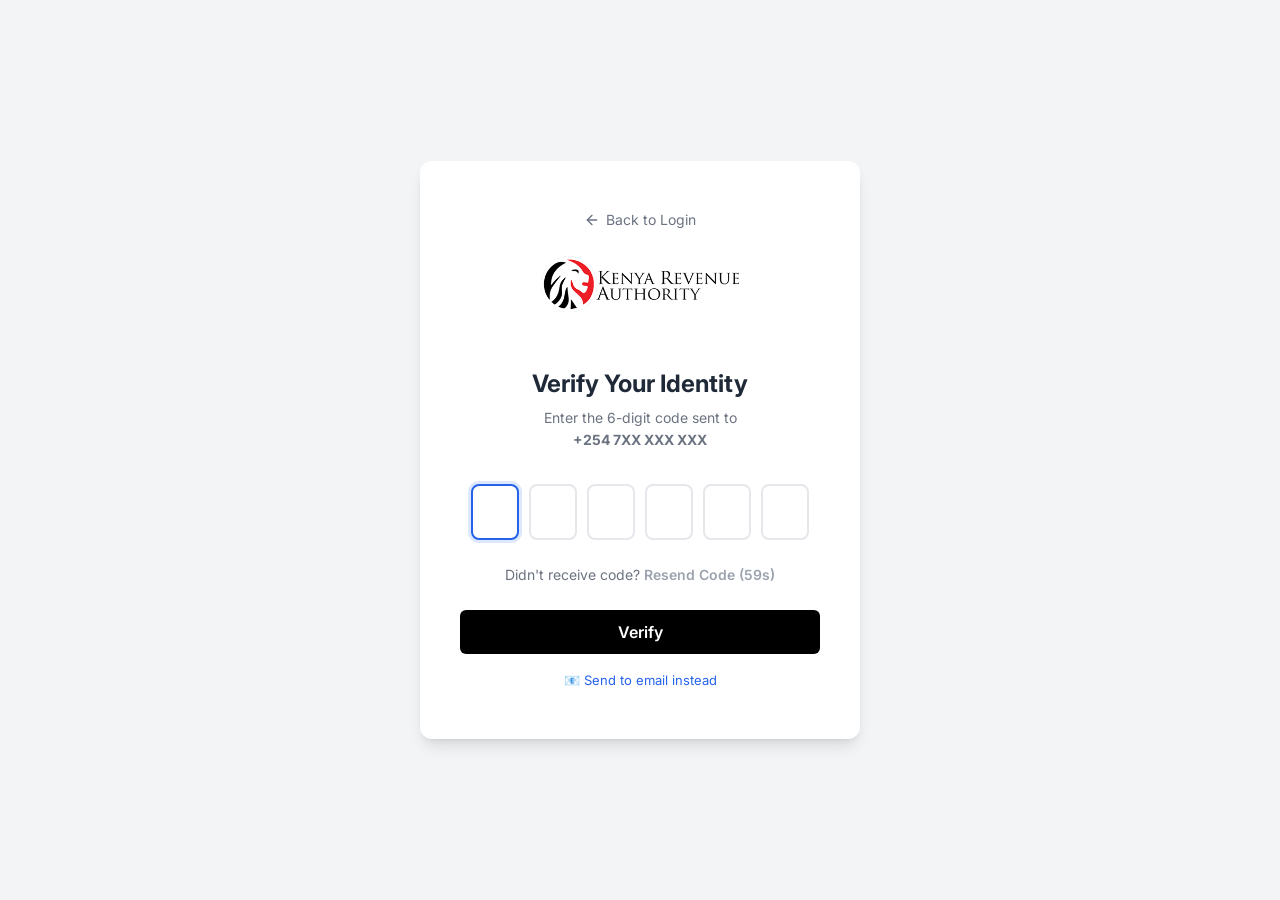
<file: otp.html>
<!DOCTYPE html>
<html lang="en">
<head>
  <meta charset="UTF-8">
  <meta name="viewport" content="width=device-width, initial-scale=1.0">
  <meta name="description" content="KRA iTax System - OTP Verification">
  <title>Verify Identity | KRA iTax System</title>
  <link rel="preconnect" href="https://fonts.googleapis.com">
  <link rel="preconnect" href="https://fonts.gstatic.com" crossorigin>
  <link href="https://fonts.googleapis.com/css2?family=Inter:wght@300;400;500;600;700&display=swap" rel="stylesheet">
  <link rel="stylesheet" href="system-styles.css">
</head>
<body class="system-page">

  <div class="otp-container">
    <div class="otp-card slide-up">
      <!-- Back -->
      <a href="auth.html" style="display: inline-flex; align-items: center; gap: 6px; color: var(--text-secondary); font-size: 14px; margin-bottom: 16px;">
        <svg width="16" height="16" viewBox="0 0 24 24" fill="none" stroke="currentColor" stroke-width="2" stroke-linecap="round" stroke-linejoin="round"><line x1="19" y1="12" x2="5" y2="12"/><polyline points="12 19 5 12 12 5"/></svg>
        Back to Login
      </a>

      <!-- Logo -->
      <div style="display: flex; justify-content: center;">
        <img class="auth-logo" id="kraLogo" src="assets/KRA_Logo.png"></img>
      </div>

      <!-- Title -->
      <h2>Verify Your Identity</h2>
      <p class="otp-subtitle">Enter the 6-digit code sent to<br><strong id="maskedPhone">+254 7XX XXX XXX</strong></p>

      <!-- OTP Inputs -->
      <div class="otp-inputs" role="group" aria-label="One-time password">
        <input type="text" class="otp-input" maxlength="1" inputmode="numeric" pattern="[0-9]" aria-label="Digit 1" autofocus>
        <input type="text" class="otp-input" maxlength="1" inputmode="numeric" pattern="[0-9]" aria-label="Digit 2">
        <input type="text" class="otp-input" maxlength="1" inputmode="numeric" pattern="[0-9]" aria-label="Digit 3">
        <input type="text" class="otp-input" maxlength="1" inputmode="numeric" pattern="[0-9]" aria-label="Digit 4">
        <input type="text" class="otp-input" maxlength="1" inputmode="numeric" pattern="[0-9]" aria-label="Digit 5">
        <input type="text" class="otp-input" maxlength="1" inputmode="numeric" pattern="[0-9]" aria-label="Digit 6">
      </div>

      <!-- Error message -->
      <p class="otp-error-msg" id="otpError">Invalid code. Please try again.</p>

      <!-- Resend -->
      <div class="otp-resend">
        Didn't receive code?
        <button type="button" id="resendBtn" disabled>Resend Code (<span id="countdown">60</span>s)</button>
      </div>

      <!-- Verify Button -->
      <button type="button" class="btn btn-primary btn-full btn-lg" id="verifyBtn">
        Verify
      </button>

      <!-- Alternative -->
      <div class="otp-alt">
        <span>📧</span>
        <button type="button" id="emailAltBtn">Send to email instead</button>
      </div>
    </div>
  </div>

  <!-- Loading Overlay -->
  <div class="loading-overlay" id="loadingOverlay" role="alert" aria-live="assertive">
    <div class="loading-spinner"></div>
    <p class="loading-text">Verifying code...</p>
    <p class="loading-subtext">Please wait while we confirm your identity.</p>
  </div>

  <script src="system-script.js"></script>
  <script>
    // Logo
    document.getElementById('kraLogo').innerHTML = getKRALogoSVG(56);

    // Get session
    const session = getSession();
    if (session) {
      const phone = session.phone || '+254 7XX XXX XXX';
      // Mask phone
      const parts = phone.split(' ');
      if (parts.length >= 3) {
        document.getElementById('maskedPhone').textContent = parts[0] + ' ' + parts[1].substring(0,1) + 'XX XXX ' + parts[parts.length - 1].substring(parts[parts.length - 1].length - 3);
      }
    }

    // OTP Input Logic
    const otpInputs = document.querySelectorAll('.otp-input');
    const verifyBtn = document.getElementById('verifyBtn');

    otpInputs.forEach((input, index) => {
      // Handle input
      input.addEventListener('input', (e) => {
        const val = e.target.value;

        // Only allow digits
        if (!/^\d$/.test(val)) {
          e.target.value = '';
          return;
        }

        input.classList.add('filled');
        input.classList.remove('error');

        // Auto-advance
        if (val && index < otpInputs.length - 1) {
          otpInputs[index + 1].focus();
        }

        // Check if all filled
        const code = getOTPCode();
        if (code.length === 6) {
          setTimeout(() => submitOTP(), 300);
        }
      });

      // Handle backspace
      input.addEventListener('keydown', (e) => {
        if (e.key === 'Backspace' && !input.value && index > 0) {
          otpInputs[index - 1].focus();
          otpInputs[index - 1].value = '';
          otpInputs[index - 1].classList.remove('filled');
        }
      });

      // Handle paste
      input.addEventListener('paste', (e) => {
        e.preventDefault();
        const paste = (e.clipboardData || window.clipboardData).getData('text').trim();
        if (/^\d{6}$/.test(paste)) {
          otpInputs.forEach((inp, i) => {
            inp.value = paste[i];
            inp.classList.add('filled');
          });
          otpInputs[5].focus();
          setTimeout(() => submitOTP(), 300);
        }
      });
    });

    function getOTPCode() {
      return Array.from(otpInputs).map(i => i.value).join('');
    }

    function submitOTP() {
      const code = getOTPCode();
      if (code.length !== 6) {
        showToast('Please enter all 6 digits', 'warning');
        return;
      }

      showLoading('Verifying code...', 'Please wait while we confirm your identity.');

      setTimeout(() => {
        hideLoading();
        // Any code works - navigate to account switcher
        window.location.href = 'account-switcher.html';
      }, 2000);
    }

    // Verify button
    verifyBtn.addEventListener('click', submitOTP);

    // Countdown timer
    let countdownVal = 60;
    const countdownEl = document.getElementById('countdown');
    const resendBtn = document.getElementById('resendBtn');

    const countdownInterval = setInterval(() => {
      countdownVal--;
      countdownEl.textContent = countdownVal;

      if (countdownVal <= 0) {
        clearInterval(countdownInterval);
        resendBtn.disabled = false;
        resendBtn.textContent = 'Resend Code';
      }
    }, 1000);

    // Resend
    resendBtn.addEventListener('click', () => {
      if (resendBtn.disabled) return;
      showToast('New code sent to your phone', 'success');
      resendBtn.disabled = true;
      countdownVal = 60;
      countdownEl.textContent = countdownVal;
      resendBtn.innerHTML = 'Resend Code (<span id="countdown">60</span>s)';

      const newCountdown = setInterval(() => {
        countdownVal--;
        const el = document.getElementById('countdown');
        if (el) el.textContent = countdownVal;
        if (countdownVal <= 0) {
          clearInterval(newCountdown);
          resendBtn.disabled = false;
          resendBtn.textContent = 'Resend Code';
        }
      }, 1000);
    });

    // Email alternative
    document.getElementById('emailAltBtn').addEventListener('click', () => {
      showToast('Verification code sent to your email', 'success');
    });
  </script>
</body>
</html>
</file>
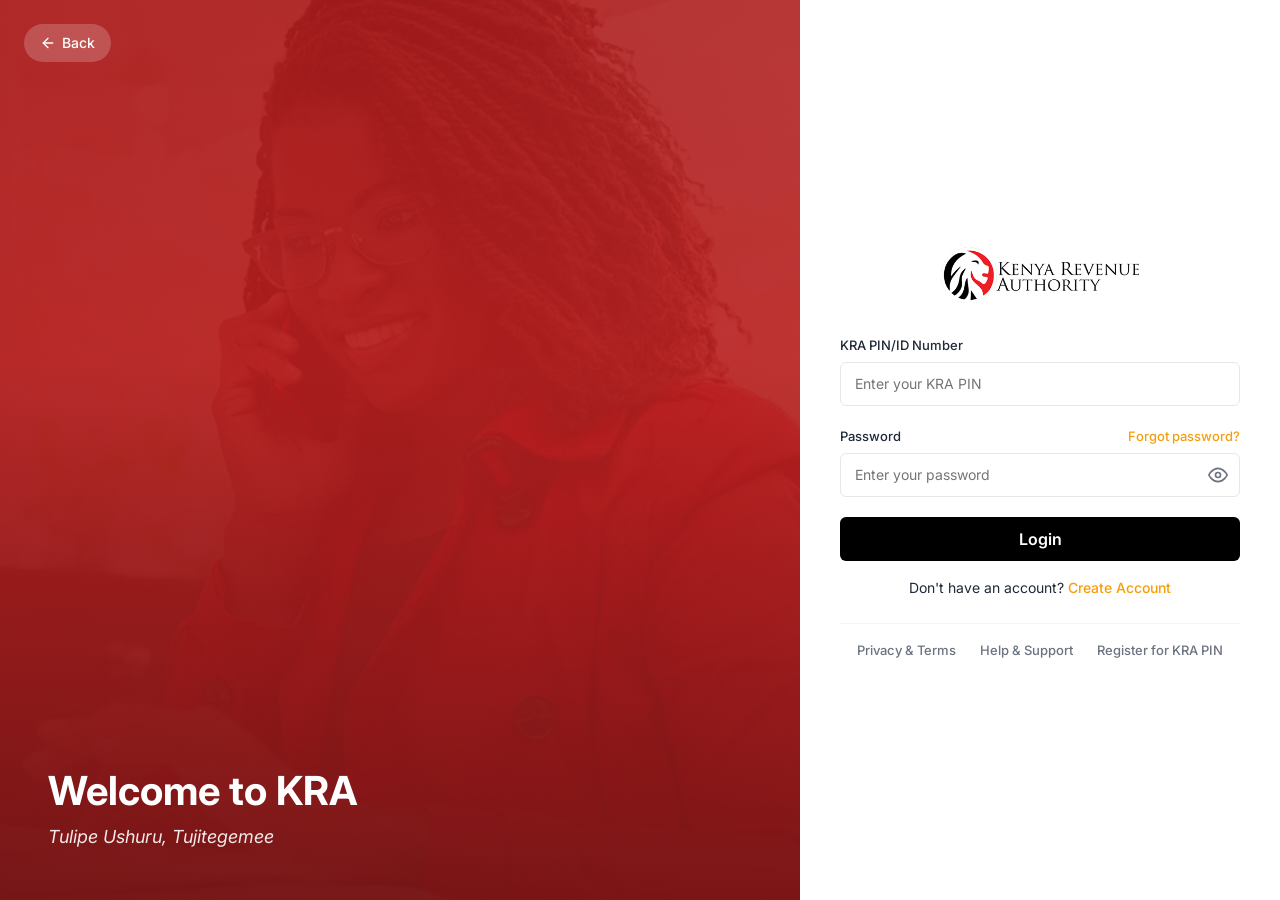
<file: payment.html>
<!DOCTYPE html>
<html lang="en">

<head>
  <meta charset="UTF-8">
  <meta name="viewport" content="width=device-width, initial-scale=1.0">
  <meta name="description" content="KRA iTax System - Make Tax Payment">
  <title>Make Payment | KRA iTax System</title>
  <link rel="preconnect" href="https://fonts.googleapis.com">
  <link rel="preconnect" href="https://fonts.gstatic.com" crossorigin>
  <link href="https://fonts.googleapis.com/css2?family=Inter:wght@300;400;500;600;700&display=swap" rel="stylesheet">
  <link rel="stylesheet" href="system-styles.css">
</head>

<body class="system-page">

  <div class="payment-page">
    <!-- Header -->
    <header class="payment-header">
      <div style="display: flex; align-items: center; gap: 16px;">
        <!-- <div id="headerLogo"></div> -->
        <span style="font-size: 16px; font-weight: 600; color: var(--dark-gray);">Make Tax Payment</span>
      </div>
      <a href="dashboard.html" class="wizard-close" aria-label="Close">&times;</a>
    </header>

    <!-- Payment Content -->
    <div class="payment-content">
      <div class="payment-card fade-in">
        <h3 style="margin-bottom: 24px;">Payment Details</h3>

        <!-- Payment Type -->
        <div class="form-group">
          <label for="paymentType" class="form-label">Payment Type</label>
          <select id="paymentType" class="form-select">
            <option value="income-tax" selected>Income Tax</option>
            <option value="vat">Value Added Tax (VAT)</option>
            <option value="paye">PAYE (Pay As You Earn)</option>
            <option value="withholding">Withholding Tax</option>
          </select>
        </div>

        <!-- Tax Period -->
        <div class="form-group">
          <label for="taxPeriod" class="form-label">Tax Period</label>
          <select id="taxPeriod" class="form-select">
            <option value="q4-2025" selected>Q4 2025</option>
            <option value="q3-2025">Q3 2025</option>
            <option value="q2-2025">Q2 2025</option>
            <option value="q1-2025">Q1 2025</option>
          </select>
        </div>

        <!-- Amount -->
        <div class="form-group">
          <label for="payAmount" class="form-label">Amount (KES)</label>
          <input type="number" id="payAmount" class="form-input" value="36000" min="1" step="100"
            style="font-size: 18px; font-weight: 700;">
          <p class="form-error" id="amountError">Amount must be greater than 0</p>
        </div>

        <!-- Outstanding Warning -->
        <div class="alert alert-warning mb-3">
          <span>&#9888;&#65039;</span>
          <div>
            <strong>Outstanding Balance: KES 36,000.00</strong>
            <p style="font-size: 13px; margin-top: 2px;">Q4 2025 Income Tax - Due January 20, 2026</p>
          </div>
        </div>

        <!-- Payment Method -->
        <div class="form-group">
          <label class="form-label">Payment Method</label>
          <div class="radio-group" style="flex-direction: column;">
            <label class="radio-option" style="flex: auto;" id="mpesaOption">
              <input type="radio" name="payMethod" value="mpesa" checked>
              <span style="display: flex; align-items: center; gap: 8px;">
                <!-- <span style="font-size: 18px;">&#128241;</span> -->
                <span>
                  <strong>M-PESA</strong><br>
                  <small style="color: var(--text-secondary);">Pay directly from your phone</small>
                </span>
              </span>
            </label>
            <label class="radio-option" style="flex: auto;">
              <input type="radio" name="payMethod" value="bank">
              <span style="display: flex; align-items: center; gap: 8px;">
                <!-- <span style="font-size: 18px;">&#127974;</span> -->
                <span>
                  <strong>Bank Transfer</strong><br>
                  <small style="color: var(--text-secondary);">Transfer from your bank account</small>
                </span>
              </span>
            </label>
            <label class="radio-option" style="flex: auto;">
              <input type="radio" name="payMethod" value="card">
              <span style="display: flex; align-items: center; gap: 8px;">
                <!-- <span style="font-size: 18px;">&#128179;</span> -->
                <span>
                  <strong>Credit/Debit Card</strong><br>
                  <small style="color: var(--text-secondary);">Visa, Mastercard accepted</small>
                </span>
              </span>
            </label>
          </div>
        </div>

        <!-- M-PESA Phone Number -->
        <div class="form-group" id="mpesaPhoneGroup">
          <label for="mpesaPhone" class="form-label">Phone Number (M-PESA)</label>
          <input type="tel" id="mpesaPhone" class="form-input" value="+254 712 345 678" placeholder="+254 7XX XXX XXX">
        </div>

        <!-- Proceed Button -->
        <button type="button" class="btn btn-green btn-full btn-lg" id="proceedBtn">
          Proceed to Payment &rarr;
        </button>
      </div>

      <div class="payment-secure">
        <span>Secure payment powered by M-PESA &amp; KRA</span>
      </div>
    </div>
  </div>

  <!-- M-PESA STK Push Modal -->
  <div class="modal-overlay" id="mpesaModal">
    <div class="modal">
      <div class="modal-icon">&#128241;</div>
      <h3>M-PESA Payment</h3>
      <p id="mpesaModalText">An STK push has been sent to <strong id="mpesaModalPhone">+254 712 345
          678</strong>.<br>Please enter your M-PESA PIN to confirm.</p>
      <div class="loading-spinner" style="margin: 0 auto 16px;"></div>
      <p style="color: var(--text-secondary); font-size: 13px;" id="mpesaWaiting">Waiting for confirmation...</p>
    </div>
  </div>

  <!-- Bank Transfer Modal -->
  <div class="modal-overlay" id="bankModal">
    <div class="modal">
      <div class="modal-icon">&#127974;</div>
      <h3>Bank Transfer Details</h3>
      <div style="text-align: left; margin-bottom: 24px;">
        <div class="tax-breakdown">
          <div class="tax-row">
            <span class="label">Bank</span>
            <span class="value">Central Bank of Kenya</span>
          </div>
          <div class="tax-row">
            <span class="label">Account Name</span>
            <span class="value">KRA Collections</span>
          </div>
          <div class="tax-row">
            <span class="label">Account Number</span>
            <span class="value">1000-2025-Q4-847</span>
          </div>
          <div class="tax-row">
            <span class="label">Reference</span>
            <span class="value" id="bankRef">A012345678X</span>
          </div>
        </div>
      </div>
      <button type="button" class="btn btn-primary btn-full"
        onclick="document.getElementById('bankModal').classList.remove('active'); showToast('Transfer details copied', 'success');">
        Copy Details &amp; Close
      </button>
    </div>
  </div>

  <!-- Success Modal -->
  <div class="modal-overlay" id="successModal">
    <div class="modal">
      <div class="success-check">&#10003;</div>
      <h3>Payment Received!</h3>
      <p>Your payment of <strong id="successAmount">KES 36,000</strong> has been confirmed.</p>
      <div class="tax-breakdown" style="margin-bottom: 24px; text-align: left;">
        <div class="tax-row">
          <span class="label">Receipt Number</span>
          <span class="value">KRA202500123</span>
        </div>
        <div class="tax-row">
          <span class="label">Transaction ID</span>
          <span class="value">TXN-MPESA-9847352</span>
        </div>
        <div class="tax-row">
          <span class="label">Date</span>
          <span class="value" id="successDate">-</span>
        </div>
      </div>
      <div style="display: flex; flex-direction: column; gap: 12px;">
        <button type="button" class="btn btn-outline btn-full" onclick="showToast('Receipt downloaded', 'success');">
          &#128229; Download Receipt
        </button>
        <a href="dashboard.html" class="btn btn-primary btn-full">Back to Dashboard</a>
      </div>
    </div>
  </div>

  <script src="system-script.js"></script>
  <script>
    // Auth check
    const session = requireAuth();

    // Set logo
    // document.getElementById('headerLogo').innerHTML = getKRALogoSVG(32);

    // Pre-fill
    if (session) {
      document.getElementById('mpesaPhone').value = session.phone;
      document.getElementById('bankRef').textContent = session.pin;
    }

    // Payment method toggle
    const mpesaPhoneGroup = document.getElementById('mpesaPhoneGroup');
    document.querySelectorAll('input[name="payMethod"]').forEach(radio => {
      radio.addEventListener('change', () => {
        mpesaPhoneGroup.style.display = document.querySelector('input[name="payMethod"]:checked').value === 'mpesa' ? 'block' : 'none';
      });
    });

    // Proceed button
    document.getElementById('proceedBtn').addEventListener('click', () => {
      const amount = parseFloat(document.getElementById('payAmount').value);
      if (!amount || amount <= 0) {
        document.getElementById('payAmount').classList.add('error');
        document.getElementById('amountError').classList.add('visible');
        return;
      }
      document.getElementById('payAmount').classList.remove('error');
      document.getElementById('amountError').classList.remove('visible');

      const method = document.querySelector('input[name="payMethod"]:checked').value;
      const amountStr = formatCurrency(amount);

      if (method === 'mpesa') {
        // Show M-PESA modal
        document.getElementById('mpesaModalPhone').textContent = document.getElementById('mpesaPhone').value;
        document.getElementById('mpesaModal').classList.add('active');

        // Simulate confirmation
        setTimeout(() => {
          document.getElementById('mpesaWaiting').textContent = 'Processing payment...';
        }, 1500);

        setTimeout(() => {
          document.getElementById('mpesaModal').classList.remove('active');
          showSuccess(amountStr);
        }, 3000);

      } else if (method === 'bank') {
        // Show bank transfer details
        document.getElementById('bankModal').classList.add('active');

      } else if (method === 'card') {
        // Simulate card payment
        showLoading('Processing card payment...', 'Please wait while we process your payment.');
        setTimeout(() => {
          hideLoading();
          showSuccess(amountStr);
        }, 2500);
      }
    });

    function showSuccess(amountStr) {
      document.getElementById('successAmount').textContent = amountStr;
      document.getElementById('successDate').textContent = new Date().toLocaleDateString('en-KE', {
        year: 'numeric', month: 'long', day: 'numeric', hour: '2-digit', minute: '2-digit'
      });
      document.getElementById('successModal').classList.add('active');
    }

    // Input validation
    document.getElementById('payAmount').addEventListener('input', () => {
      document.getElementById('payAmount').classList.remove('error');
      document.getElementById('amountError').classList.remove('visible');
    });
  </script>
</body>

</html>
</file>
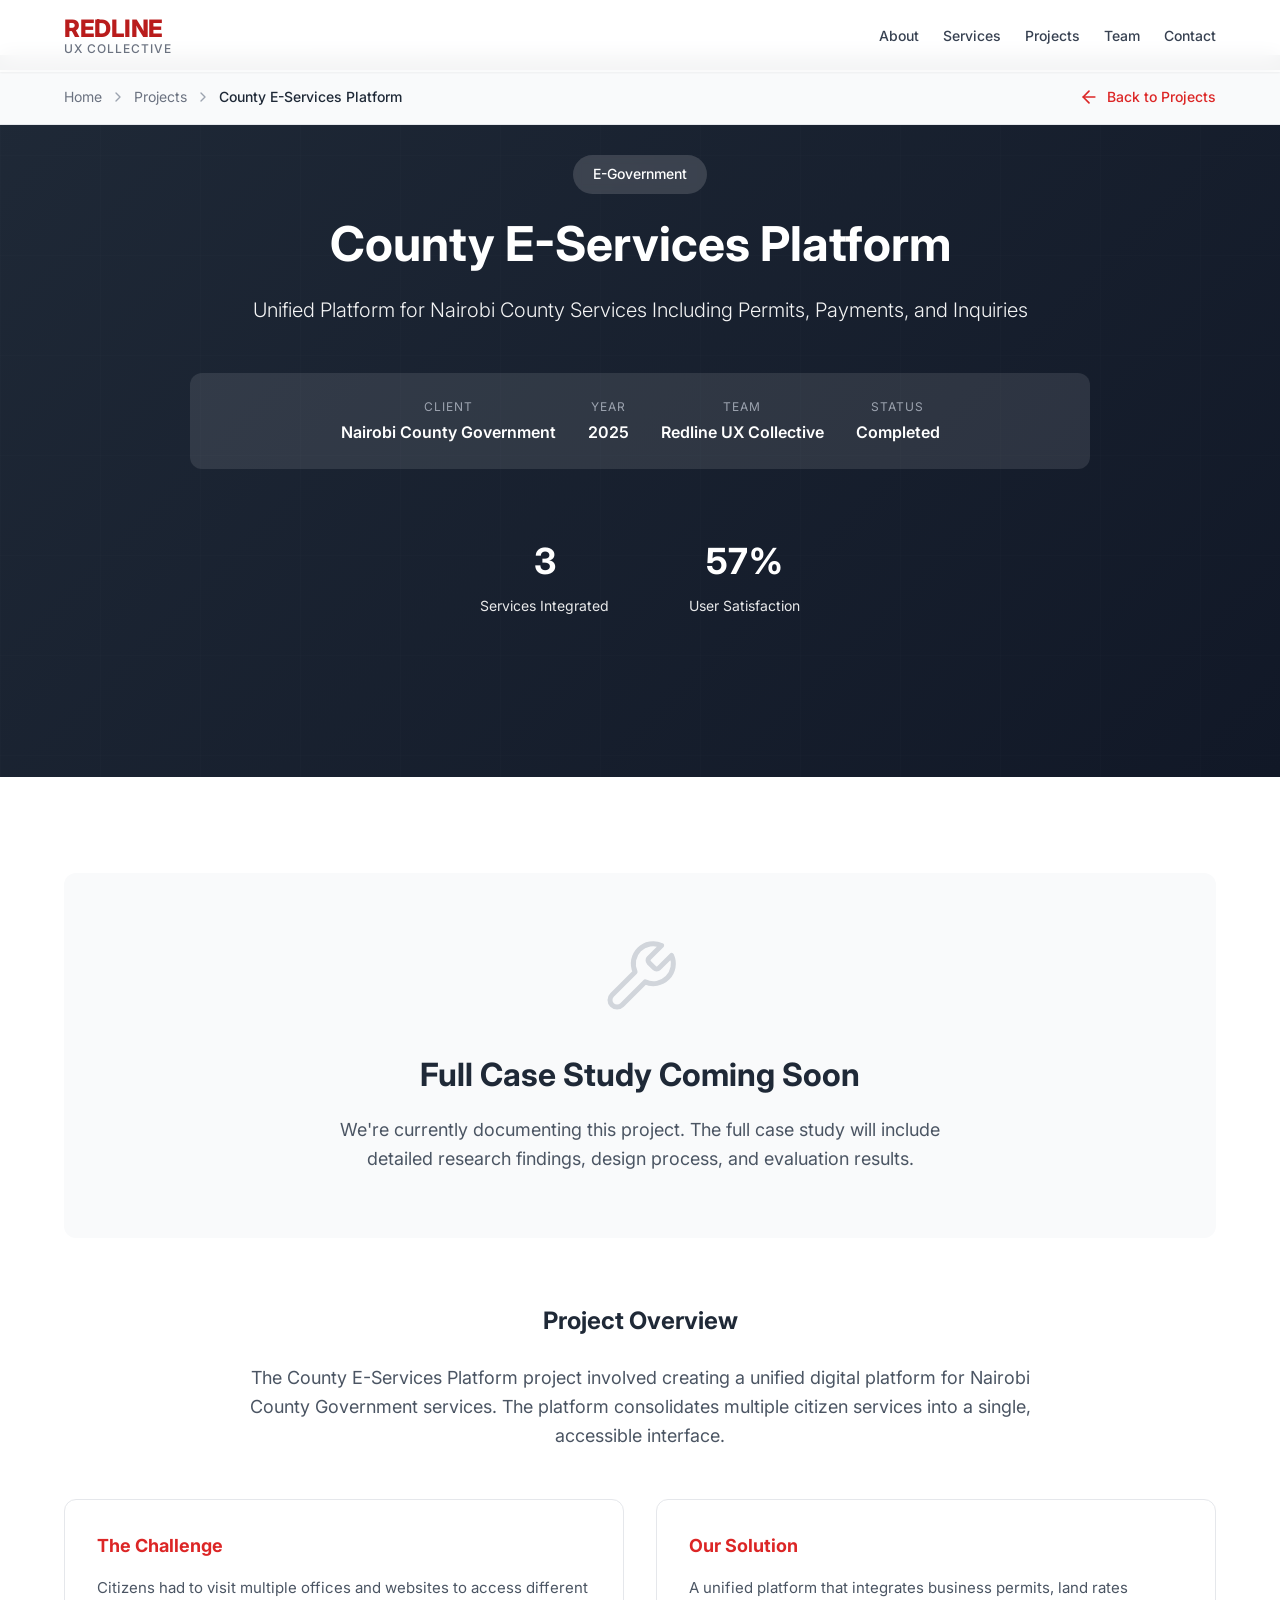
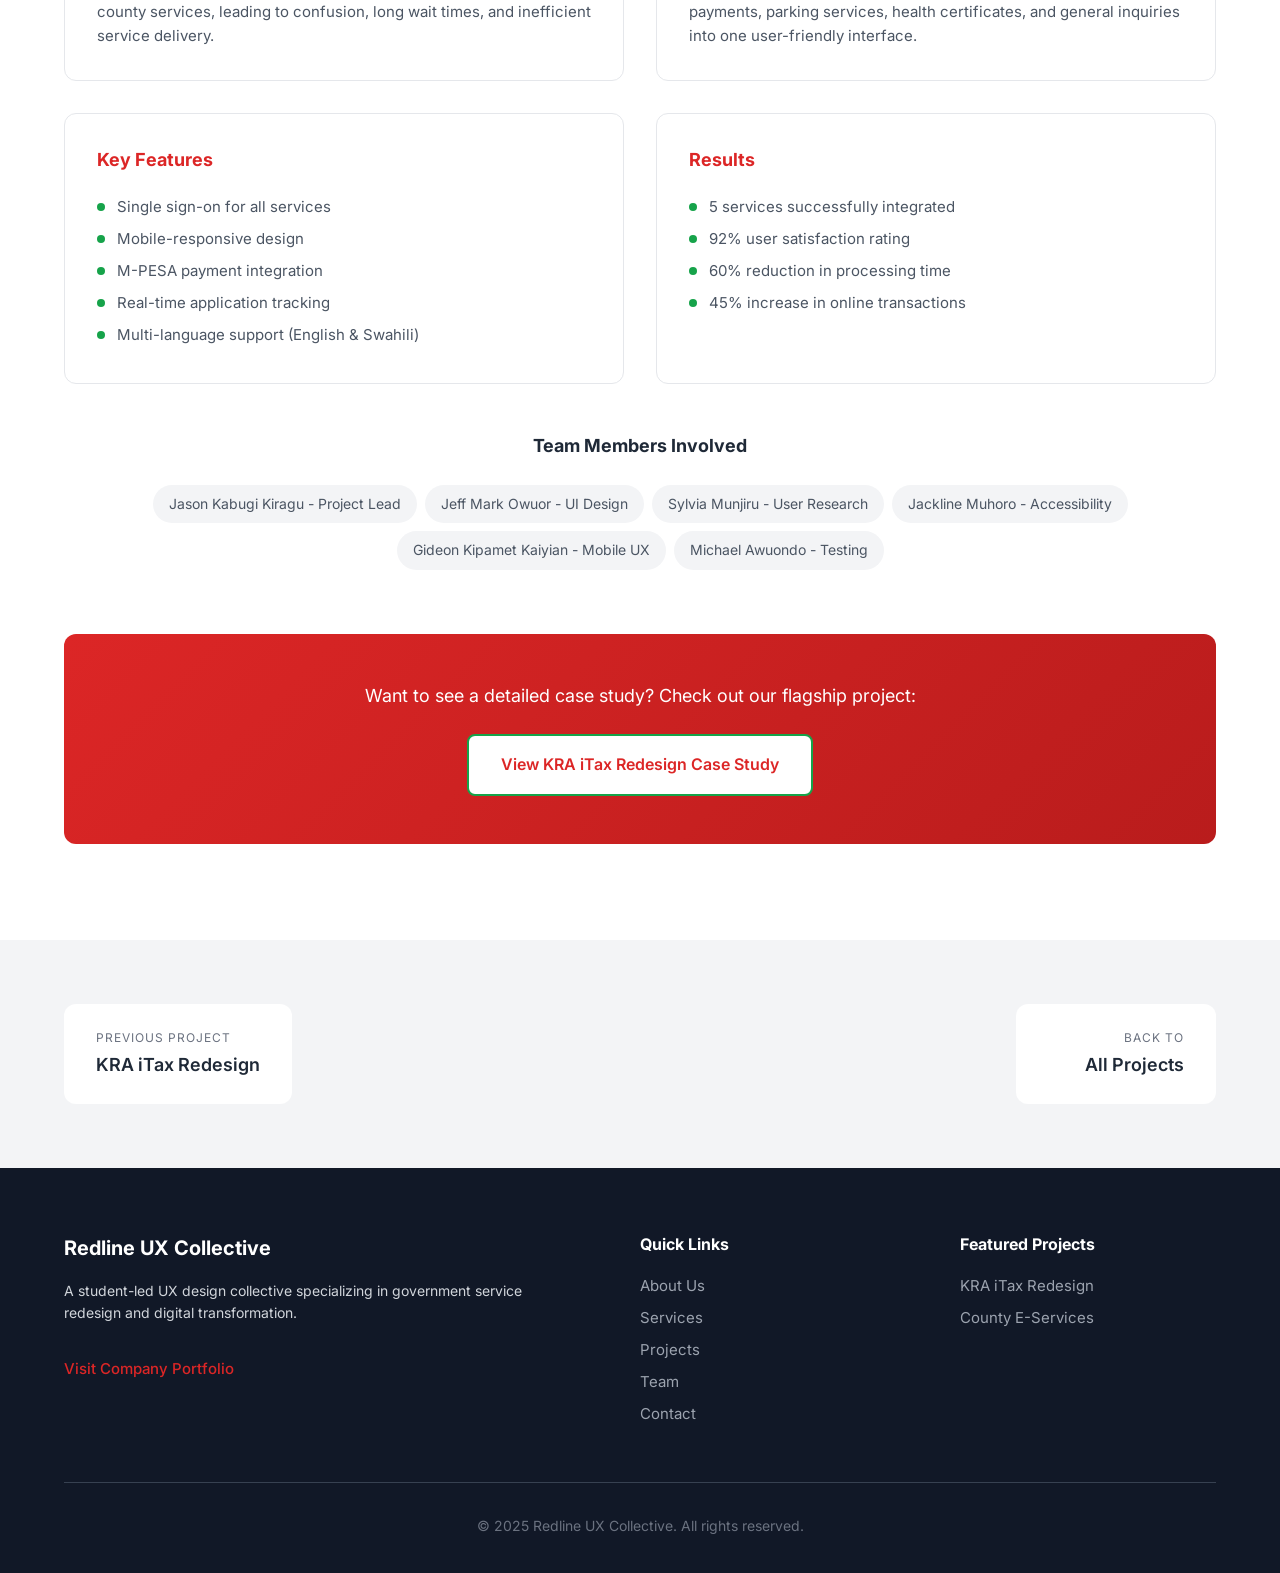
<file: project3.html>
<!DOCTYPE html>
<html lang="en">

<head>
    <meta charset="UTF-8">
    <meta name="viewport" content="width=device-width, initial-scale=1.0">
    <meta name="description"
        content="County E-Services Platform - A unified platform for Nairobi County services by Redline UX Collective">
    <title>County E-Services Platform | Redline UX Collective</title>
    <link rel="stylesheet" href="styles.css">
    <link rel="preconnect" href="https://fonts.googleapis.com">
    <link rel="preconnect" href="https://fonts.gstatic.com" crossorigin>
    <link href="https://fonts.googleapis.com/css2?family=Inter:wght@300;400;500;600;700&display=swap" rel="stylesheet">
</head>

<body class="project-page">
    <!-- Navigation -->
    <nav class="navbar project-nav">
        <div class="container">
            <div class="nav-brand">
                <a href="index.html" class="logo-link">
                    <span class="logo-text">REDLINE</span>
                    <span class="logo-tagline">UX Collective</span>
                </a>
            </div>
            <button class="nav-toggle" id="navToggle" aria-label="Toggle navigation">
                <span></span>
                <span></span>
                <span></span>
            </button>
            <ul class="nav-menu" id="navMenu">
                <li><a href="index.html#about" class="nav-link">About</a></li>
                <li><a href="index.html#services" class="nav-link">Services</a></li>
                <li><a href="index.html#projects" class="nav-link">Projects</a></li>
                <li><a href="index.html#team" class="nav-link">Team</a></li>
                <li><a href="index.html#contact" class="nav-link">Contact</a></li>
            </ul>
        </div>
    </nav>

    <!-- Breadcrumb Navigation -->
    <div class="breadcrumb-container">
        <div class="container">
            <nav class="breadcrumb" aria-label="Breadcrumb">
                <a href="index.html" class="breadcrumb-link">Home</a>
                <span class="breadcrumb-separator">
                    <svg xmlns="http://www.w3.org/2000/svg" width="16" height="16" viewBox="0 0 24 24" fill="none"
                        stroke="currentColor" stroke-width="2" stroke-linecap="round" stroke-linejoin="round">
                        <polyline points="9 18 15 12 9 6"></polyline>
                    </svg>
                </span>
                <a href="index.html#projects" class="breadcrumb-link">Projects</a>
                <span class="breadcrumb-separator">
                    <svg xmlns="http://www.w3.org/2000/svg" width="16" height="16" viewBox="0 0 24 24" fill="none"
                        stroke="currentColor" stroke-width="2" stroke-linecap="round" stroke-linejoin="round">
                        <polyline points="9 18 15 12 9 6"></polyline>
                    </svg>
                </span>
                <span class="breadcrumb-current">County E-Services Platform</span>
            </nav>
            <a href="index.html#projects" class="back-link">
                <svg xmlns="http://www.w3.org/2000/svg" width="20" height="20" viewBox="0 0 24 24" fill="none"
                    stroke="currentColor" stroke-width="2" stroke-linecap="round" stroke-linejoin="round">
                    <line x1="19" y1="12" x2="5" y2="12"></line>
                    <polyline points="12 19 5 12 12 5"></polyline>
                </svg>
                Back to Projects
            </a>
        </div>
    </div>

    <!-- Hero Section -->
    <section class="hero project-hero project-hero-placeholder">
        <div class="container">
            <div class="hero-content">
                <span class="hero-badge animate-fade-in">E-Government</span>
                <h1 class="hero-title animate-fade-in">County E-Services Platform</h1>
                <p class="hero-subtitle animate-fade-in-delay">Unified Platform for Nairobi County Services Including
                    Permits, Payments, and Inquiries</p>

                <!-- Project Meta Info -->
                <div class="project-meta-info animate-fade-in-delay">
                    <div class="meta-item">
                        <span class="meta-label">Client</span>
                        <span class="meta-value">Nairobi County Government</span>
                    </div>
                    <div class="meta-item">
                        <span class="meta-label">Year</span>
                        <span class="meta-value">2025</span>
                    </div>
                    <div class="meta-item">
                        <span class="meta-label">Team</span>
                        <span class="meta-value">Redline UX Collective</span>
                    </div>
                    <div class="meta-item">
                        <span class="meta-label">Status</span>
                        <span class="meta-value">Completed</span>
                    </div>
                </div>

                <div class="hero-stats animate-fade-in-delay-2">
                    <div class="stat-item">
                        <span class="stat-number">5</span>
                        <span class="stat-label">Services Integrated</span>
                    </div>
                    <div class="stat-item">
                        <span class="stat-number">92%</span>
                        <span class="stat-label">User Satisfaction</span>
                    </div>
                </div>
            </div>
        </div>
    </section>

    <!-- Coming Soon Section -->
    <section class="section coming-soon-section">
        <div class="container">
            <div class="coming-soon-content">
                <div class="coming-soon-icon">
                    <svg xmlns="http://www.w3.org/2000/svg" width="80" height="80" viewBox="0 0 24 24" fill="none"
                        stroke="currentColor" stroke-width="1.5" stroke-linecap="round" stroke-linejoin="round">
                        <path
                            d="M14.7 6.3a1 1 0 0 0 0 1.4l1.6 1.6a1 1 0 0 0 1.4 0l3.77-3.77a6 6 0 0 1-7.94 7.94l-6.91 6.91a2.12 2.12 0 0 1-3-3l6.91-6.91a6 6 0 0 1 7.94-7.94l-3.76 3.76z">
                        </path>
                    </svg>
                </div>
                <h2>Full Case Study Coming Soon</h2>
                <p class="coming-soon-description">
                    We're currently documenting this project. The full case study will include detailed
                    research findings, design process, and evaluation results.
                </p>
            </div>

            <!-- Project Overview -->
            <div class="placeholder-overview">
                <h3>Project Overview</h3>
                <p>
                    The County E-Services Platform project involved creating a unified digital platform
                    for Nairobi County Government services. The platform consolidates multiple citizen
                    services into a single, accessible interface.
                </p>

                <div class="overview-grid">
                    <div class="overview-card">
                        <h4>The Challenge</h4>
                        <p>
                            Citizens had to visit multiple offices and websites to access different county
                            services, leading to confusion, long wait times, and inefficient service delivery.
                        </p>
                    </div>
                    <div class="overview-card">
                        <h4>Our Solution</h4>
                        <p>
                            A unified platform that integrates business permits, land rates payments,
                            parking services, health certificates, and general inquiries into one
                            user-friendly interface.
                        </p>
                    </div>
                    <div class="overview-card">
                        <h4>Key Features</h4>
                        <ul>
                            <li>Single sign-on for all services</li>
                            <li>Mobile-responsive design</li>
                            <li>M-PESA payment integration</li>
                            <li>Real-time application tracking</li>
                            <li>Multi-language support (English & Swahili)</li>
                        </ul>
                    </div>
                    <div class="overview-card">
                        <h4>Results</h4>
                        <ul>
                            <li>5 services successfully integrated</li>
                            <li>92% user satisfaction rating</li>
                            <li>60% reduction in processing time</li>
                            <li>45% increase in online transactions</li>
                        </ul>
                    </div>
                </div>

                <div class="team-involved">
                    <h4>Team Members Involved</h4>
                    <div class="team-tags">
                        <span class="team-tag">Jason Kabugi Kiragu - Project Lead</span>
                        <span class="team-tag">Jeff Mark Owuor - UI Design</span>
                        <span class="team-tag">Sylvia Munjiru - User Research</span>
                        <span class="team-tag">Jackline Muhoro - Accessibility</span>
                        <span class="team-tag">Gideon Kipamet Kaiyian - Mobile UX</span>
                        <span class="team-tag">Michael Awuondo - Testing</span>
                    </div>
                </div>
            </div>

            <div class="cta-section">
                <p>Want to see a detailed case study? Check out our flagship project:</p>
                <a href="itax-redesign.html" class="btn btn-primary btn-large">View KRA iTax Redesign Case Study</a>
            </div>
        </div>
    </section>

    <!-- Next Project Navigation -->
    <section class="next-project-section">
        <div class="container">
            <div class="next-project-nav">
                <a href="itax-redesign.html" class="nav-prev">
                    <span class="nav-label">Previous Project</span>
                    <span class="nav-title">KRA iTax Redesign</span>
                </a>
                <a href="index.html#projects" class="nav-next">
                    <span class="nav-label">Back to</span>
                    <span class="nav-title">All Projects</span>
                </a>
            </div>
        </div>
    </section>

    <!-- Footer -->
    <footer class="footer project-footer">
        <div class="container">
            <div class="footer-content">
                <div class="footer-section">
                    <h3>Redline UX Collective</h3>
                    <p>A student-led UX design collective specializing in government service redesign and digital
                        transformation.</p>
                    <a href="index.html" class="footer-home-link">Visit Company Portfolio</a>
                </div>
                <div class="footer-section">
                    <h4>Quick Links</h4>
                    <ul class="footer-links">
                        <li><a href="index.html#about">About Us</a></li>
                        <li><a href="index.html#services">Services</a></li>
                        <li><a href="index.html#projects">Projects</a></li>
                        <li><a href="index.html#team">Team</a></li>
                        <li><a href="index.html#contact">Contact</a></li>
                    </ul>
                </div>
                <div class="footer-section">
                    <h4>Featured Projects</h4>
                    <ul class="footer-links">
                        <li><a href="itax-redesign.html">KRA iTax Redesign</a></li>
                        <li><a href="project3.html">County E-Services</a></li>
                    </ul>
                </div>
            </div>
            <div class="footer-bottom">
                <p>&copy; 2025 Redline UX Collective. All rights reserved.</p>
            </div>
        </div>
    </footer>

    <!-- Scroll to Top Button -->
    <button class="scroll-to-top" id="scrollToTop" aria-label="Scroll to top">
        <svg viewBox="0 0 24 24" fill="none" stroke="currentColor" stroke-width="2">
            <path d="M12 19V5M5 12l7-7 7 7" />
        </svg>
    </button>

    <script src="script.js"></script>
</body>

</html>
</file>
<file: styles.css>
/* ===================================
   CSS Reset & Base Styles
   KRA iTax Redesign Portfolio
   Redline UX Collective
   =================================== */
* {
    margin: 0;
    padding: 0;
    box-sizing: border-box;
}

:root {
    /* Colors - KRA Brand Theme */
    --primary-red: #DC2626;
    --primary-red-dark: #B91C1C;
    --primary-blue: #2563EB;
    --primary-blue-dark: #1D4ED8;
    --accent-green: #16A34A;
    --accent-green-dark: #15803D;
    --warning-orange: #F59E0B;
    --alert-red: #EF4444;

    /* Neutrals */
    --white: #FFFFFF;
    --gray-50: #F9FAFB;
    --gray-100: #F3F4F6;
    --gray-200: #E5E7EB;
    --gray-300: #D1D5DB;
    --gray-400: #9CA3AF;
    --gray-500: #6B7280;
    --gray-600: #4B5563;
    --gray-700: #374151;
    --gray-800: #1F2937;
    --gray-900: #111827;

    /* Spacing */
    --spacing-xs: 4px;
    --spacing-sm: 8px;
    --spacing-md: 16px;
    --spacing-lg: 24px;
    --spacing-xl: 32px;
    --spacing-2xl: 48px;
    --spacing-3xl: 64px;
    --spacing-4xl: 96px;

    /* Typography */
    --font-family: 'Inter', -apple-system, BlinkMacSystemFont, 'Segoe UI', Roboto, sans-serif;
    --font-size-xs: 12px;
    --font-size-sm: 14px;
    --font-size-base: 16px;
    --font-size-lg: 18px;
    --font-size-xl: 20px;
    --font-size-2xl: 24px;
    --font-size-3xl: 30px;
    --font-size-4xl: 36px;
    --font-size-5xl: 48px;

    /* Shadows */
    --shadow-sm: 0 1px 2px 0 rgba(0, 0, 0, 0.05);
    --shadow-md: 0 4px 6px -1px rgba(0, 0, 0, 0.1), 0 2px 4px -1px rgba(0, 0, 0, 0.06);
    --shadow-lg: 0 10px 15px -3px rgba(0, 0, 0, 0.1), 0 4px 6px -2px rgba(0, 0, 0, 0.05);
    --shadow-xl: 0 20px 25px -5px rgba(0, 0, 0, 0.1), 0 10px 10px -5px rgba(0, 0, 0, 0.04);

    /* Border Radius */
    --radius-sm: 4px;
    --radius-md: 8px;
    --radius-lg: 12px;
    --radius-xl: 16px;
    --radius-full: 9999px;

    /* Transitions */
    --transition-fast: 150ms ease-in-out;
    --transition-base: 200ms ease-in-out;
    --transition-slow: 300ms ease-in-out;

    /* Z-index */
    --z-dropdown: 1000;
    --z-sticky: 1020;
    --z-fixed: 1030;
    --z-modal: 1040;
}

html {
    scroll-behavior: smooth;
}

body {
    font-family: var(--font-family);
    font-size: var(--font-size-base);
    line-height: 1.6;
    color: var(--gray-800);
    background-color: var(--white);
    -webkit-font-smoothing: antialiased;
    -moz-osx-font-smoothing: grayscale;
}

.container {
    width: 100%;
    max-width: 1200px;
    margin: 0 auto;
    padding: 0 var(--spacing-lg);
}

.section {
    padding: var(--spacing-4xl) 0;
    position: relative;
    z-index: 1;
    background-color: inherit;
}

/* ===================================
   Navigation
   =================================== */
.navbar {
    position: fixed;
    top: 0;
    left: 0;
    right: 0;
    background-color: rgba(255, 255, 255, 0.95);
    backdrop-filter: blur(10px);
    box-shadow: var(--shadow-sm);
    z-index: var(--z-fixed);
    transition: all var(--transition-base);
}

.navbar .container {
    display: flex;
    justify-content: space-between;
    align-items: center;
    padding-top: var(--spacing-md);
    padding-bottom: var(--spacing-md);
}

.nav-brand .logo {
    font-size: var(--font-size-lg);
    font-weight: 700;
    color: var(--primary-red);
}

.nav-toggle {
    display: none;
    flex-direction: column;
    gap: 4px;
    background: none;
    border: none;
    cursor: pointer;
    padding: var(--spacing-sm);
}

.nav-toggle span {
    width: 24px;
    height: 2px;
    background-color: var(--gray-800);
    transition: all var(--transition-base);
}

.nav-menu {
    display: flex;
    list-style: none;
    gap: var(--spacing-lg);
}

.nav-link {
    color: var(--gray-700);
    text-decoration: none;
    font-weight: 500;
    font-size: var(--font-size-sm);
    transition: color var(--transition-base);
    position: relative;
    white-space: nowrap;
}

.nav-link::after {
    content: '';
    position: absolute;
    bottom: -4px;
    left: 0;
    width: 0;
    height: 2px;
    background-color: var(--primary-red);
    transition: width var(--transition-base);
}

.nav-link:hover {
    color: var(--primary-red);
}

.nav-link:hover::after {
    width: 100%;
}

.nav-link.active {
    color: var(--primary-red);
}

.nav-link.active::after {
    width: 100%;
}

/* ===================================
   Hero Section
   =================================== */
.hero {
    padding-top: 120px;
    padding-bottom: var(--spacing-4xl);
    background: url("../assets/Background.png") center / cover no-repeat;
    color: var(--white);
    position: relative;
    overflow: hidden;
    z-index: 1;
}

.hero::before {
    content: '';
    position: absolute;
    top: 0;
    left: 0;
    right: 0;
    bottom: 0;
    background: url('data:image/svg+xml,<svg width="100" height="100" xmlns="http://www.w3.org/2000/svg"><defs><pattern id="grid" width="100" height="100" patternUnits="userSpaceOnUse"><path d="M 100 0 L 0 0 0 100" fill="none" stroke="rgba(255,255,255,0.05)" stroke-width="1"/></pattern></defs><rect width="100" height="100" fill="url(%23grid)"/></svg>');
    opacity: 0.3;
}

.hero-content {
    position: relative;
    z-index: 1;
    text-align: center;
    max-width: 900px;
    margin: 0 auto;
}

.hero-badge {
    display: inline-block;
    padding: 8px 20px;
    background-color: rgba(255, 255, 255, 0.15);
    border-radius: var(--radius-full);
    font-size: var(--font-size-sm);
    font-weight: 500;
    margin-bottom: var(--spacing-lg);
    backdrop-filter: blur(4px);
}

.hero-title {
    font-size: var(--font-size-5xl);
    font-weight: 700;
    margin-bottom: var(--spacing-lg);
    line-height: 1.1;
}

.hero-subtitle {
    font-size: var(--font-size-xl);
    font-weight: 300;
    margin-bottom: var(--spacing-2xl);
    opacity: 0.95;
    line-height: 1.5;
}

.hero-stats {
    display: flex;
    justify-content: center;
    gap: var(--spacing-2xl);
    margin-bottom: var(--spacing-2xl);
    flex-wrap: wrap;
}

.stat-item {
    display: flex;
    flex-direction: column;
    align-items: center;
    padding: var(--spacing-md);
}

.stat-number {
    font-size: var(--font-size-4xl);
    font-weight: 700;
    display: block;
    margin-bottom: var(--spacing-xs);
}

.stat-label {
    font-size: var(--font-size-sm);
    opacity: 0.9;
    text-align: center;
}

.hero-actions {
    display: flex;
    gap: var(--spacing-md);
    justify-content: center;
    flex-wrap: wrap;
}

/* Animations */
@keyframes fadeIn {
    from {
        opacity: 0;
        transform: translateY(20px);
    }

    to {
        opacity: 1;
        transform: translateY(0);
    }
}

.animate-fade-in {
    animation: fadeIn 0.6s ease-out;
}

.animate-fade-in-delay {
    animation: fadeIn 0.6s ease-out 0.2s backwards;
}

.animate-fade-in-delay-2 {
    animation: fadeIn 0.6s ease-out 0.4s backwards;
}

/* ===================================
   Buttons
   =================================== */
.btn {
    display: inline-block;
    padding: 12px 28px;
    border-radius: var(--radius-md);
    font-weight: 600;
    font-size: var(--font-size-base);
    text-decoration: none;
    transition: all var(--transition-base);
    border: 2px solid transparent;
    cursor: pointer;
}

.btn-primary {
    background-color: var(--accent-green);
    color: var(--white);
    border-color: var(--accent-green);
}

.btn-primary:hover {
    background-color: var(--accent-green-dark);
    border-color: var(--accent-green-dark);
    transform: translateY(-2px);
    box-shadow: var(--shadow-lg);
}

.btn-secondary {
    background-color: transparent;
    color: var(--primary-red);
    border-color: var(--primary-red);
}

.btn-secondary:hover {
    background-color: var(--primary-red);
    color: var(--white);
    transform: translateY(-2px);
    box-shadow: var(--shadow-lg);
}

.btn-secondary-light {
    background-color: rgba(255, 255, 255, 0.1);
    color: var(--white);
    border-color: rgba(255, 255, 255, 0.5);
}

.btn-secondary-light:hover {
    background-color: var(--white);
    color: var(--primary-red);
    transform: translateY(-2px);
}

/* ===================================
   Section Headers
   =================================== */
.section-header {
    text-align: center;
    margin-bottom: var(--spacing-3xl);
}

.section-tag {
    display: inline-block;
    padding: 6px 16px;
    background-color: var(--primary-red);
    color: var(--white);
    font-size: var(--font-size-sm);
    font-weight: 600;
    border-radius: var(--radius-full);
    margin-bottom: var(--spacing-md);
    text-transform: uppercase;
    letter-spacing: 0.5px;
}

.section-title {
    font-size: var(--font-size-4xl);
    font-weight: 700;
    color: var(--gray-900);
    margin-bottom: var(--spacing-md);
    line-height: 1.2;
}

.section-description {
    font-size: var(--font-size-lg);
    color: var(--gray-600);
    max-width: 800px;
    margin: 0 auto;
    line-height: 1.7;
}

.subsection-title {
    font-size: var(--font-size-2xl);
    font-weight: 700;
    color: var(--gray-900);
    margin-bottom: var(--spacing-xl);
    margin-top: var(--spacing-3xl);
}

.subsection-title:first-child {
    margin-top: 5;
}

/* ===================================
   Overview Section - Issues Grid
   =================================== */
.overview-section {
    background-color: var(--gray-50);
}

.problem-highlight {
    background: linear-gradient(135deg, var(--gray-900) 0%, var(--gray-800) 100%);
    border-radius: var(--radius-xl);
    padding: var(--spacing-2xl);
    margin-bottom: var(--spacing-3xl);
}

.problem-stats {
    display: grid;
    grid-template-columns: repeat(auto-fit, minmax(200px, 1fr));
    gap: var(--spacing-xl);
}

.problem-stat {
    text-align: center;
    color: var(--white);
}

.problem-number {
    display: block;
    font-size: var(--font-size-3xl);
    font-weight: 700;
    color: var(--primary-red);
    margin-bottom: var(--spacing-xs);
}

.problem-text {
    font-size: var(--font-size-sm);
    opacity: 0.9;
}

.issues-grid {
    display: grid;
    grid-template-columns: repeat(auto-fit, minmax(340px, 1fr));
    gap: var(--spacing-xl);
}

.issue-card {
    background-color: var(--white);
    border-radius: var(--radius-lg);
    padding: var(--spacing-xl);
    box-shadow: var(--shadow-md);
    transition: all var(--transition-base);
    position: relative;
    border-left: 4px solid var(--primary-red);
}

.issue-card:hover {
    transform: translateY(-4px);
    box-shadow: var(--shadow-xl);
}

.issue-number {
    position: absolute;
    top: var(--spacing-md);
    right: var(--spacing-md);
    font-size: var(--font-size-3xl);
    font-weight: 700;
    color: var(--gray-200);
}

.issue-icon {
    width: 48px;
    height: 48px;
    background-color: var(--primary-red);
    border-radius: var(--radius-md);
    display: flex;
    align-items: center;
    justify-content: center;
    margin-bottom: var(--spacing-md);
}

.issue-icon svg {
    width: 24px;
    height: 24px;
    color: var(--white);
}

.issue-card h3 {
    font-size: var(--font-size-lg);
    font-weight: 700;
    color: var(--gray-900);
    margin-bottom: var(--spacing-sm);
}

.issue-card>p {
    color: var(--gray-600);
    margin-bottom: var(--spacing-md);
    font-size: var(--font-size-sm);
}

.issue-details {
    list-style: none;
    padding-top: var(--spacing-md);
    border-top: 1px solid var(--gray-200);
}

.issue-details li {
    font-size: var(--font-size-sm);
    color: var(--gray-700);
    padding-left: var(--spacing-lg);
    margin-bottom: var(--spacing-sm);
    position: relative;
}

.issue-details li::before {
    content: '';
    position: absolute;
    left: 0;
    top: 8px;
    width: 6px;
    height: 6px;
    background-color: var(--primary-red);
    border-radius: 50%;
}

/* ===================================
   Research Section
   =================================== */
.research-section {
    background-color: var(--white);
}

.research-block {
    margin-bottom: var(--spacing-3xl);
}

/* Problem Statement Card */
.problem-statement-card {
    background: linear-gradient(135deg, var(--gray-50) 0%, var(--white) 100%);
    border: 2px solid var(--gray-200);
    border-radius: var(--radius-xl);
    padding: var(--spacing-2xl);
}

.lead-text {
    font-size: var(--font-size-xl);
    color: var(--gray-800);
    margin-bottom: var(--spacing-xl);
    line-height: 1.6;
}

.problem-metrics {
    display: grid;
    grid-template-columns: repeat(auto-fit, minmax(180px, 1fr));
    gap: var(--spacing-lg);
}

.metric {
    text-align: center;
    padding: var(--spacing-md);
    background-color: var(--white);
    border-radius: var(--radius-md);
    box-shadow: var(--shadow-sm);
}

.metric-value {
    display: block;
    font-size: var(--font-size-2xl);
    font-weight: 700;
    color: var(--primary-red);
    margin-bottom: var(--spacing-xs);
}

.metric-label {
    font-size: var(--font-size-xs);
    color: var(--gray-600);
}

/* Personas Grid */
.personas-grid {
    display: grid;
    grid-template-columns: repeat(auto-fit, minmax(300px, 1fr));
    gap: var(--spacing-xl);
    margin-bottom: var(--spacing-2xl);
}

.persona-card {
    background-color: var(--white);
    border: 2px solid var(--gray-200);
    border-radius: var(--radius-lg);
    overflow: hidden;
    transition: all var(--transition-base);
}

.persona-card:hover {
    border-color: var(--primary-blue);
    box-shadow: var(--shadow-lg);
}

.persona-header {
    display: flex;
    align-items: center;
    gap: var(--spacing-md);
    padding: var(--spacing-lg);
    background: linear-gradient(135deg, var(--primary-blue) 0%, var(--primary-blue-dark) 100%);
    color: var(--white);
}

.persona-avatar {
    width: 56px;
    height: 56px;
    border-radius: var(--radius-full);
    background-color: rgba(255, 255, 255, 0.2);
    display: flex;
    align-items: center;
    justify-content: center;
    font-size: var(--font-size-xl);
    font-weight: 700;
}

.persona-info h4 {
    font-size: var(--font-size-lg);
    font-weight: 700;
    margin-bottom: 2px;
}

.persona-type {
    font-size: var(--font-size-sm);
    opacity: 0.9;
}

.persona-details {
    padding: var(--spacing-lg);
}

.persona-details p {
    font-size: var(--font-size-sm);
    color: var(--gray-700);
    margin-bottom: var(--spacing-sm);
}

.persona-pain {
    background-color: var(--gray-50);
    padding: var(--spacing-md);
    border-radius: var(--radius-md);
    border-left: 3px solid var(--primary-red);
    font-style: italic;
    color: var(--gray-800) !important;
}

/* Stats Summary */
.stats-summary {
    background-color: var(--gray-50);
    border-radius: var(--radius-lg);
    padding: var(--spacing-xl);
}

.stats-summary h4 {
    font-size: var(--font-size-lg);
    font-weight: 700;
    margin-bottom: var(--spacing-lg);
    color: var(--gray-900);
}

.stats-grid {
    display: grid;
    gap: var(--spacing-md);
    margin-bottom: var(--spacing-xl);
}

.stat-block {
    display: flex;
    align-items: center;
    gap: var(--spacing-md);
    background-color: var(--white);
    padding: var(--spacing-md);
    border-radius: var(--radius-md);
}

.stat-bar {
    height: 8px;
    background-color: var(--primary-blue);
    border-radius: var(--radius-full);
    width: var(--width);
    min-width: 20px;
}

.stat-block .stat-label {
    flex: 1;
    font-size: var(--font-size-sm);
    color: var(--gray-700);
}

.stat-block .stat-value {
    font-weight: 700;
    color: var(--primary-blue);
}

.frustrations-chart h5 {
    font-size: var(--font-size-base);
    font-weight: 600;
    margin-bottom: var(--spacing-md);
    color: var(--gray-800);
}

.frustration-bars {
    display: flex;
    flex-direction: column;
    gap: var(--spacing-sm);
}

.frustration-item {
    display: flex;
    align-items: center;
    gap: var(--spacing-md);
}

.frustration-label {
    width: 180px;
    font-size: var(--font-size-sm);
    color: var(--gray-700);
}

.frustration-bar-container {
    flex: 1;
    display: flex;
    align-items: center;
    gap: var(--spacing-sm);
}

.frustration-bar {
    height: 24px;
    background: linear-gradient(90deg, var(--primary-red) 0%, #F87171 100%);
    border-radius: var(--radius-sm);
}

.frustration-value {
    font-size: var(--font-size-sm);
    font-weight: 600;
    color: var(--gray-800);
    width: 40px;
}

/* Task Analysis */
.task-analysis {
    display: grid;
    grid-template-columns: 2fr 1fr;
    gap: var(--spacing-xl);
}

.task-table {
    background-color: var(--white);
    border-radius: var(--radius-lg);
    overflow: hidden;
    box-shadow: var(--shadow-md);
}

.task-row {
    display: grid;
    grid-template-columns: 2fr 1fr 1fr 1fr;
    padding: var(--spacing-md) var(--spacing-lg);
    border-bottom: 1px solid var(--gray-200);
    font-size: var(--font-size-sm);
}

.task-row:last-child {
    border-bottom: none;
}

.task-header {
    background-color: var(--gray-900);
    color: var(--white);
    font-weight: 600;
}

.time-bad {
    color: var(--alert-red);
    font-weight: 600;
}

.time-good {
    color: var(--accent-green);
    font-weight: 600;
}

.improvement {
    color: var(--primary-blue);
    font-weight: 600;
}

.task-findings {
    background-color: var(--gray-50);
    border-radius: var(--radius-lg);
    padding: var(--spacing-xl);
}

.task-findings h4 {
    font-size: var(--font-size-lg);
    font-weight: 700;
    margin-bottom: var(--spacing-md);
    color: var(--gray-900);
}

.task-findings ul {
    list-style: none;
}

.task-findings li {
    padding: var(--spacing-sm) 0;
    padding-left: var(--spacing-lg);
    position: relative;
    color: var(--gray-700);
}

.task-findings li::before {
    content: '';
    position: absolute;
    left: 0;
    top: 14px;
    width: 8px;
    height: 8px;
    background-color: var(--primary-red);
    border-radius: 50%;
}

/* System Comparison */
.system-comparison {
    display: grid;
    gap: var(--spacing-xl);
}

.system-image {
    text-align: center;
}

.system-image img {
    max-width: 100%;
    border-radius: var(--radius-lg);
    box-shadow: var(--shadow-lg);
}

.image-caption {
    margin-top: var(--spacing-md);
    font-size: var(--font-size-sm);
    color: var(--gray-500);
    font-style: italic;
}

.system-analysis-grid {
    display: grid;
    grid-template-columns: repeat(auto-fit, minmax(280px, 1fr));
    gap: var(--spacing-xl);
}

.analysis-card {
    background-color: var(--white);
    border-radius: var(--radius-lg);
    padding: var(--spacing-xl);
    box-shadow: var(--shadow-md);
}

.analysis-card h4 {
    font-size: var(--font-size-lg);
    font-weight: 700;
    margin-bottom: var(--spacing-md);
    padding-bottom: var(--spacing-md);
    border-bottom: 2px solid;
}

.analysis-card.advantages h4 {
    color: var(--accent-green);
    border-color: var(--accent-green);
}

.analysis-card.deficiencies h4 {
    color: var(--alert-red);
    border-color: var(--alert-red);
}

.analysis-card ul {
    list-style: none;
}

.analysis-card li {
    padding: var(--spacing-sm) 0;
    padding-left: var(--spacing-lg);
    position: relative;
    font-size: var(--font-size-sm);
    color: var(--gray-700);
}

.analysis-card.advantages li::before {
    content: '+';
    position: absolute;
    left: 0;
    color: var(--accent-green);
    font-weight: 700;
}

.analysis-card.deficiencies li::before {
    content: '-';
    position: absolute;
    left: 0;
    color: var(--alert-red);
    font-weight: 700;
}

/* Criteria Grid */
.criteria-grid {
    display: grid;
    grid-template-columns: repeat(auto-fit, minmax(180px, 1fr));
    gap: var(--spacing-lg);
}

.criteria-card {
    background-color: var(--white);
    border: 2px solid var(--gray-200);
    border-radius: var(--radius-lg);
    padding: var(--spacing-lg);
    text-align: center;
    transition: all var(--transition-base);
}

.criteria-card:hover {
    border-color: var(--accent-green);
    box-shadow: var(--shadow-md);
}

.criteria-icon {
    width: 48px;
    height: 48px;
    background-color: var(--gray-100);
    border-radius: var(--radius-full);
    display: flex;
    align-items: center;
    justify-content: center;
    margin: 0 auto var(--spacing-md);
}

.criteria-icon svg {
    width: 24px;
    height: 24px;
    color: var(--accent-green);
}

.criteria-card h4 {
    font-size: var(--font-size-sm);
    font-weight: 600;
    color: var(--gray-700);
    margin-bottom: var(--spacing-sm);
}

.criteria-target {
    font-size: var(--font-size-xl);
    font-weight: 700;
    color: var(--accent-green);
}

/* Methodology Grid */
.methodology-grid {
    display: grid;
    grid-template-columns: repeat(auto-fit, minmax(180px, 1fr));
    gap: var(--spacing-lg);
}

.method-card {
    background-color: var(--white);
    border-radius: var(--radius-lg);
    padding: var(--spacing-xl);
    text-align: center;
    box-shadow: var(--shadow-md);
    border-top: 4px solid var(--primary-blue);
}

.method-number {
    display: block;
    font-size: var(--font-size-3xl);
    font-weight: 700;
    color: var(--primary-blue);
    margin-bottom: var(--spacing-sm);
}

.method-card h4 {
    font-size: var(--font-size-base);
    font-weight: 700;
    color: var(--gray-900);
    margin-bottom: var(--spacing-xs);
}

.method-card p {
    font-size: var(--font-size-sm);
    color: var(--gray-600);
}

/* ===================================
   Design Alternatives Section
   =================================== */
.alternatives-section {
    background-color: var(--gray-50);
}

.alternative-block {
    background-color: var(--white);
    border-radius: var(--radius-xl);
    padding: var(--spacing-2xl);
    margin-bottom: var(--spacing-2xl);
    box-shadow: var(--shadow-md);
}

.alternative-header {
    margin-bottom: var(--spacing-xl);
}

.alternative-number {
    display: inline-block;
    padding: 4px 12px;
    background-color: var(--primary-blue);
    color: var(--white);
    font-size: var(--font-size-sm);
    font-weight: 600;
    border-radius: var(--radius-full);
    margin-bottom: var(--spacing-sm);
}

.alternative-header h3 {
    font-size: var(--font-size-2xl);
    font-weight: 700;
    color: var(--gray-900);
}

.alternative-content {
    display: grid;
    grid-template-columns: 1fr 1fr;
    gap: var(--spacing-2xl);
}

.alternative-image {
    display: flex;
    flex-direction: column;
    gap: var(--spacing-md);
}

.alternative-image img {
    width: 100%;
    border-radius: var(--radius-lg);
    box-shadow: var(--shadow-md);
}

.alternative-image .secondary-image {
    max-height: 300px;
    object-fit: cover;
}

.alternative-details>div {
    margin-bottom: var(--spacing-lg);
}

.alternative-details h4 {
    font-size: var(--font-size-base);
    font-weight: 700;
    color: var(--gray-900);
    margin-bottom: var(--spacing-sm);
}

.alternative-details p {
    font-size: var(--font-size-sm);
    color: var(--gray-700);
    line-height: 1.6;
}

.key-features ul {
    list-style: none;
}

.key-features li {
    padding: var(--spacing-xs) 0;
    padding-left: var(--spacing-lg);
    position: relative;
    font-size: var(--font-size-sm);
    color: var(--gray-700);
}

.key-features li::before {
    content: '';
    position: absolute;
    left: 0;
    top: 10px;
    width: 6px;
    height: 6px;
    background-color: var(--primary-blue);
    border-radius: 50%;
}

.scenario-text {
    background-color: var(--gray-50);
    padding: var(--spacing-md);
    border-radius: var(--radius-md);
    font-style: italic;
}

.feedback-stats {
    display: flex;
    flex-wrap: wrap;
    gap: var(--spacing-sm);
}

.feedback-good {
    display: inline-block;
    padding: 4px 12px;
    background-color: #D1FAE5;
    color: var(--accent-green-dark);
    font-size: var(--font-size-xs);
    font-weight: 600;
    border-radius: var(--radius-full);
}

.feedback-bad {
    display: inline-block;
    padding: 4px 12px;
    background-color: #FEE2E2;
    color: var(--alert-red);
    font-size: var(--font-size-xs);
    font-weight: 600;
    border-radius: var(--radius-full);
}

.feedback-quote {
    display: inline-block;
    padding: 4px 12px;
    background-color: var(--gray-100);
    color: var(--gray-700);
    font-size: var(--font-size-xs);
    font-style: italic;
    border-radius: var(--radius-full);
}

.strengths-weaknesses {
    display: flex;
    flex-wrap: wrap;
    gap: var(--spacing-sm);
    padding-top: var(--spacing-md);
    border-top: 1px solid var(--gray-200);
}

.strength {
    display: inline-flex;
    align-items: center;
    gap: 4px;
    padding: 4px 12px;
    background-color: #D1FAE5;
    color: var(--accent-green-dark);
    font-size: var(--font-size-sm);
    border-radius: var(--radius-full);
}

.strength::before {
    content: '+';
    font-weight: 700;
}

.weakness {
    display: inline-flex;
    align-items: center;
    gap: 4px;
    padding: 4px 12px;
    background-color: #FEE2E2;
    color: var(--alert-red);
    font-size: var(--font-size-sm);
    border-radius: var(--radius-full);
}

.weakness::before {
    content: '-';
    font-weight: 700;
}

/* Design Selection */
.design-selection {
    background: linear-gradient(135deg, var(--gray-900) 0%, var(--gray-800) 100%);
    border-radius: var(--radius-xl);
    padding: var(--spacing-2xl);
    color: var(--white);
    text-align: center;
}

.design-selection h3 {
    font-size: var(--font-size-2xl);
    margin-bottom: var(--spacing-md);
}

.design-selection>p {
    font-size: var(--font-size-base);
    opacity: 0.9;
    margin-bottom: var(--spacing-xl);
}

.hybrid-features {
    display: flex;
    flex-wrap: wrap;
    justify-content: center;
    gap: var(--spacing-md);
    margin-bottom: var(--spacing-xl);
}

.hybrid-feature {
    display: flex;
    align-items: center;
    gap: var(--spacing-sm);
    background-color: rgba(255, 255, 255, 0.1);
    padding: var(--spacing-sm) var(--spacing-md);
    border-radius: var(--radius-md);
}

.from-alt {
    font-size: var(--font-size-xs);
    font-weight: 600;
    color: var(--accent-green);
}

.feature-name {
    font-size: var(--font-size-sm);
}

.selection-result {
    font-size: var(--font-size-lg);
    font-weight: 500;
}

/* ===================================
   Prototype Section
   =================================== */
.prototype-section {
    background-color: var(--white);
}

.prototype-showcase {
    margin-bottom: var(--spacing-3xl);
}

.prototype-comparison {
    display: flex;
    align-items: center;
    gap: var(--spacing-xl);
    justify-content: center;
    flex-wrap: wrap;
}

.comparison-item {
    text-align: center;
    flex: 1;
    max-width: 450px;
}

.comparison-item h4 {
    font-size: var(--font-size-lg);
    font-weight: 600;
    margin-bottom: var(--spacing-md);
    color: var(--gray-700);
}

.comparison-item img {
    width: 100%;
    border-radius: var(--radius-lg);
    box-shadow: var(--shadow-lg);
}

.comparison-arrow {
    flex-shrink: 0;
}

.comparison-arrow svg {
    width: 48px;
    height: 48px;
    color: var(--accent-green);
}

/* Figma Container */
.figma-container {
    margin-bottom: var(--spacing-3xl);
}

.figma-embed {
    background-color: var(--white);
    border-radius: var(--radius-lg);
    box-shadow: var(--shadow-lg);
    overflow: hidden;
    padding: var(--spacing-lg);
}

.figma-embed iframe {
    width: 100%;
    min-height: 500px;
    border-radius: var(--radius-md);
}

.figma-actions {
    display: flex;
    justify-content: center;
    gap: var(--spacing-md);
    margin-top: var(--spacing-lg);
    flex-wrap: wrap;
}

/* Features Grid */
.features-grid {
    display: grid;
    grid-template-columns: repeat(auto-fit, minmax(280px, 1fr));
    gap: var(--spacing-xl);
}

.feature-card {
    background-color: var(--gray-50);
    border-radius: var(--radius-lg);
    padding: var(--spacing-xl);
    text-align: center;
    transition: all var(--transition-base);
}

.feature-card:hover {
    background-color: var(--white);
    box-shadow: var(--shadow-lg);
    transform: translateY(-4px);
}

.feature-card .feature-icon {
    width: 56px;
    height: 56px;
    background-color: var(--primary-red);
    border-radius: var(--radius-md);
    display: flex;
    align-items: center;
    justify-content: center;
    margin: 0 auto var(--spacing-md);
}

.feature-card .feature-icon svg {
    width: 28px;
    height: 28px;
    color: var(--white);
}

.feature-card h4 {
    font-size: var(--font-size-base);
    font-weight: 700;
    color: var(--gray-900);
    margin-bottom: var(--spacing-sm);
}

.feature-card p {
    font-size: var(--font-size-sm);
    color: var(--gray-600);
}

/* User Scenarios */
.scenarios-grid {
    display: grid;
    grid-template-columns: repeat(auto-fit, minmax(300px, 1fr));
    gap: var(--spacing-xl);
}

.scenario-card {
    background-color: var(--white);
    border: 2px solid var(--gray-200);
    border-radius: var(--radius-lg);
    padding: var(--spacing-xl);
    transition: all var(--transition-base);
}

.scenario-card:hover {
    border-color: var(--accent-green);
    box-shadow: var(--shadow-md);
}

.scenario-persona {
    display: flex;
    align-items: center;
    gap: var(--spacing-sm);
    margin-bottom: var(--spacing-md);
}

.persona-avatar-small {
    width: 36px;
    height: 36px;
    border-radius: var(--radius-full);
    background: linear-gradient(135deg, var(--primary-blue), var(--primary-blue-dark));
    color: var(--white);
    display: flex;
    align-items: center;
    justify-content: center;
    font-size: var(--font-size-sm);
    font-weight: 700;
}

.scenario-card h4 {
    font-size: var(--font-size-lg);
    font-weight: 700;
    color: var(--gray-900);
    margin-bottom: var(--spacing-sm);
}

.scenario-card p {
    font-size: var(--font-size-sm);
    color: var(--gray-600);
    margin-bottom: var(--spacing-md);
}

.time-saved {
    display: inline-block;
    padding: 4px 12px;
    background-color: #D1FAE5;
    color: var(--accent-green-dark);
    font-size: var(--font-size-sm);
    font-weight: 600;
    border-radius: var(--radius-full);
}

/* Evaluation Plan */
.exercises-grid {
    display: grid;
    grid-template-columns: repeat(auto-fit, minmax(300px, 1fr));
    gap: var(--spacing-xl);
}

.exercise-card {
    background-color: var(--white);
    border: 2px solid var(--gray-200);
    border-radius: var(--radius-lg);
    padding: var(--spacing-xl);
}

.exercise-number {
    display: inline-block;
    padding: 4px 12px;
    background-color: var(--primary-blue);
    color: var(--white);
    font-size: var(--font-size-sm);
    font-weight: 600;
    border-radius: var(--radius-full);
    margin-bottom: var(--spacing-md);
}

.exercise-card h4 {
    font-size: var(--font-size-lg);
    font-weight: 700;
    color: var(--gray-900);
    margin-bottom: var(--spacing-md);
}

.exercise-details p {
    font-size: var(--font-size-sm);
    color: var(--gray-700);
    margin-bottom: var(--spacing-sm);
}

.targets {
    display: flex;
    flex-wrap: wrap;
    gap: var(--spacing-sm);
    margin-top: var(--spacing-md);
}

.target {
    display: inline-block;
    padding: 4px 12px;
    background-color: var(--gray-100);
    color: var(--gray-700);
    font-size: var(--font-size-xs);
    font-weight: 600;
    border-radius: var(--radius-full);
}

/* Self Assessment */
.assessment-grid {
    display: grid;
    grid-template-columns: repeat(auto-fit, minmax(280px, 1fr));
    gap: var(--spacing-xl);
}

.assessment-card {
    background-color: var(--white);
    border-radius: var(--radius-lg);
    padding: var(--spacing-xl);
    border-top: 4px solid;
}

.assessment-card.success {
    border-color: var(--accent-green);
}

.assessment-card.improve {
    border-color: var(--warning-orange);
}

.assessment-card.future {
    border-color: var(--primary-blue);
}

.assessment-card h4 {
    font-size: var(--font-size-lg);
    font-weight: 700;
    color: var(--gray-900);
    margin-bottom: var(--spacing-md);
}

.assessment-card ul {
    list-style: none;
}

.assessment-card li {
    padding: var(--spacing-xs) 0;
    padding-left: var(--spacing-lg);
    position: relative;
    font-size: var(--font-size-sm);
    color: var(--gray-700);
}

.assessment-card.success li::before {
    content: '+';
    position: absolute;
    left: 0;
    color: var(--accent-green);
    font-weight: 700;
}

.assessment-card.improve li::before {
    content: '!';
    position: absolute;
    left: 0;
    color: var(--warning-orange);
    font-weight: 700;
}

.assessment-card.future li::before {
    content: '*';
    position: absolute;
    left: 0;
    color: var(--primary-blue);
    font-weight: 700;
}

/* ===================================
   Evaluation Results Section
   =================================== */
.evaluation-section {
    background-color: var(--gray-50);
}

.success-banner {
    display: flex;
    align-items: center;
    gap: var(--spacing-xl);
    background: linear-gradient(135deg, var(--accent-green) 0%, var(--accent-green-dark) 100%);
    border-radius: var(--radius-xl);
    padding: var(--spacing-xl) var(--spacing-2xl);
    margin-bottom: var(--spacing-3xl);
    color: var(--white);
}

.success-icon {
    flex-shrink: 0;
}

.success-icon svg {
    width: 64px;
    height: 64px;
}

.success-text h3 {
    font-size: var(--font-size-2xl);
    font-weight: 700;
    margin-bottom: var(--spacing-xs);
}

.success-text p {
    font-size: var(--font-size-base);
    opacity: 0.95;
}

.results-block {
    margin-bottom: var(--spacing-3xl);
}

/* Results Comparison */
.results-comparison {
    display: grid;
    grid-template-columns: 2fr 1fr;
    gap: var(--spacing-2xl);
}

.comparison-chart {
    background-color: var(--white);
    border-radius: var(--radius-lg);
    padding: var(--spacing-xl);
    box-shadow: var(--shadow-md);
}

.chart-item {
    margin-bottom: var(--spacing-xl);
}

.chart-item:last-child {
    margin-bottom: 0;
}

.chart-label {
    display: block;
    font-size: var(--font-size-sm);
    font-weight: 600;
    color: var(--gray-700);
    margin-bottom: var(--spacing-sm);
}

.chart-bars {
    display: flex;
    flex-direction: column;
    gap: var(--spacing-sm);
    margin-bottom: var(--spacing-sm);
}

.bar-old,
.bar-new {
    height: 32px;
    border-radius: var(--radius-sm);
    display: flex;
    align-items: center;
    padding: 0 var(--spacing-md);
    font-size: var(--font-size-sm);
    font-weight: 600;
}

.bar-old {
    background-color: var(--gray-300);
    color: var(--gray-700);
}

.bar-new {
    background-color: var(--accent-green);
    color: var(--white);
}

.improvement-badge {
    display: inline-block;
    padding: 4px 12px;
    background-color: #D1FAE5;
    color: var(--accent-green-dark);
    font-size: var(--font-size-sm);
    font-weight: 700;
    border-radius: var(--radius-full);
}

.user-quotes {
    background-color: var(--white);
    border-radius: var(--radius-lg);
    padding: var(--spacing-xl);
    box-shadow: var(--shadow-md);
}

.user-quotes h4 {
    font-size: var(--font-size-lg);
    font-weight: 700;
    color: var(--gray-900);
    margin-bottom: var(--spacing-lg);
}

.user-quotes blockquote {
    font-style: italic;
    color: var(--gray-700);
    padding-left: var(--spacing-lg);
    border-left: 3px solid var(--primary-blue);
    margin-bottom: var(--spacing-md);
}

.satisfaction-score {
    text-align: center;
    padding: var(--spacing-lg);
    background-color: var(--gray-50);
    border-radius: var(--radius-md);
    margin-top: var(--spacing-lg);
}

.score-value {
    display: block;
    font-size: var(--font-size-3xl);
    font-weight: 700;
    color: var(--accent-green);
}

.score-label {
    font-size: var(--font-size-sm);
    color: var(--gray-600);
}

/* Heuristic Results */
.heuristic-results {
    background-color: var(--white);
    border-radius: var(--radius-lg);
    padding: var(--spacing-xl);
    box-shadow: var(--shadow-md);
}

.issues-comparison {
    display: flex;
    align-items: center;
    justify-content: center;
    gap: var(--spacing-2xl);
    margin-bottom: var(--spacing-2xl);
    padding-bottom: var(--spacing-2xl);
    border-bottom: 1px solid var(--gray-200);
}

.issues-old,
.issues-new {
    text-align: center;
}

.issues-number {
    display: block;
    font-size: var(--font-size-5xl);
    font-weight: 700;
}

.issues-old .issues-number {
    color: var(--alert-red);
}

.issues-new .issues-number {
    color: var(--accent-green);
}

.issues-label {
    font-size: var(--font-size-sm);
    color: var(--gray-600);
}

.issues-arrow svg {
    width: 48px;
    height: 48px;
    color: var(--gray-400);
}

.severity-breakdown {
    margin-bottom: var(--spacing-2xl);
}

.severity-item {
    display: flex;
    align-items: center;
    gap: var(--spacing-md);
    padding: var(--spacing-md);
    border-radius: var(--radius-md);
    margin-bottom: var(--spacing-sm);
}

.severity-item.severity-4 {
    background-color: #FEE2E2;
}

.severity-item.severity-3 {
    background-color: #FEF3C7;
}

.severity-item.wcag {
    background-color: #D1FAE5;
}

.severity-label {
    flex: 1;
    font-size: var(--font-size-sm);
    font-weight: 500;
    color: var(--gray-800);
}

.severity-count {
    font-size: var(--font-size-xl);
    font-weight: 700;
    color: var(--gray-900);
}

.severity-status {
    padding: 4px 12px;
    border-radius: var(--radius-full);
    font-size: var(--font-size-xs);
    font-weight: 600;
}

.severity-status.pass {
    background-color: var(--accent-green);
    color: var(--white);
}

.severity-status.warning {
    background-color: var(--warning-orange);
    color: var(--white);
}

.issues-to-fix h4 {
    font-size: var(--font-size-base);
    font-weight: 700;
    color: var(--gray-900);
    margin-bottom: var(--spacing-md);
}

.issues-to-fix ol {
    padding-left: var(--spacing-xl);
}

.issues-to-fix li {
    font-size: var(--font-size-sm);
    color: var(--gray-700);
    margin-bottom: var(--spacing-sm);
}

/* A/B Results */
.ab-results {
    background-color: var(--white);
    border-radius: var(--radius-lg);
    padding: var(--spacing-xl);
    box-shadow: var(--shadow-md);
}

.ab-metrics {
    display: grid;
    grid-template-columns: repeat(auto-fit, minmax(200px, 1fr));
    gap: var(--spacing-xl);
    margin-bottom: var(--spacing-lg);
}

.ab-metric {
    text-align: center;
    padding: var(--spacing-lg);
    background-color: var(--gray-50);
    border-radius: var(--radius-md);
}

.ab-value {
    display: block;
    font-size: var(--font-size-3xl);
    font-weight: 700;
    color: var(--accent-green);
    margin-bottom: var(--spacing-xs);
}

.ab-label {
    display: block;
    font-size: var(--font-size-sm);
    color: var(--gray-700);
    margin-bottom: var(--spacing-sm);
}

.ab-status {
    display: inline-block;
    padding: 4px 12px;
    background-color: #D1FAE5;
    color: var(--accent-green-dark);
    font-size: var(--font-size-xs);
    font-weight: 600;
    border-radius: var(--radius-full);
}

.statistical-note {
    text-align: center;
    font-size: var(--font-size-sm);
    color: var(--gray-600);
    font-style: italic;
}

/* Results Summary */
.results-summary {
    background: linear-gradient(135deg, var(--gray-900) 0%, var(--gray-800) 100%);
    border-radius: var(--radius-xl);
    padding: var(--spacing-2xl);
    color: var(--white);
}

.results-summary .subsection-title {
    color: var(--white);
}

.summary-grid {
    display: grid;
    grid-template-columns: repeat(auto-fit, minmax(300px, 1fr));
    gap: var(--spacing-xl);
}

.summary-card {
    background-color: rgba(255, 255, 255, 0.1);
    border-radius: var(--radius-lg);
    padding: var(--spacing-xl);
}

.summary-card h4 {
    font-size: var(--font-size-lg);
    font-weight: 700;
    margin-bottom: var(--spacing-md);
}

.targets-list {
    display: flex;
    flex-direction: column;
    gap: var(--spacing-sm);
}

.target-item {
    padding: var(--spacing-sm) var(--spacing-md);
    background-color: rgba(255, 255, 255, 0.1);
    border-radius: var(--radius-md);
    font-size: var(--font-size-sm);
}

.target-item.met::before {
    content: '';
    display: inline-block;
    width: 8px;
    height: 8px;
    background-color: var(--accent-green);
    border-radius: 50%;
    margin-right: var(--spacing-sm);
}

.summary-card ul {
    list-style: none;
}

.summary-card li {
    padding: var(--spacing-xs) 0;
    padding-left: var(--spacing-lg);
    position: relative;
    font-size: var(--font-size-sm);
    opacity: 0.9;
}

.summary-card li::before {
    content: '*';
    position: absolute;
    left: 0;
    color: var(--accent-green);
}

/* ===================================
   Presentation Section
   =================================== */
.presentation-section {
    background-color: var(--white);
}

.slides-grid {
    display: grid;
    grid-template-columns: repeat(auto-fit, minmax(180px, 1fr));
    gap: var(--spacing-md);
    margin-bottom: var(--spacing-3xl);
}

.slide-card {
    background-color: var(--gray-50);
    border: 2px solid var(--gray-200);
    border-radius: var(--radius-lg);
    padding: var(--spacing-lg);
    text-align: center;
    transition: all var(--transition-base);
}

.slide-card:hover {
    border-color: var(--primary-blue);
    box-shadow: var(--shadow-md);
}

.slide-card.highlight {
    background-color: var(--primary-blue);
    border-color: var(--primary-blue);
    color: var(--white);
}

.slide-number {
    display: inline-flex;
    align-items: center;
    justify-content: center;
    width: 32px;
    height: 32px;
    background-color: var(--gray-200);
    color: var(--gray-700);
    border-radius: var(--radius-full);
    font-size: var(--font-size-sm);
    font-weight: 700;
    margin-bottom: var(--spacing-sm);
}

.slide-card.highlight .slide-number {
    background-color: var(--white);
    color: var(--primary-blue);
}

.slide-card h4 {
    font-size: var(--font-size-sm);
    font-weight: 700;
    margin-bottom: var(--spacing-xs);
}

.slide-card p {
    font-size: var(--font-size-xs);
    color: var(--gray-500);
}

.slide-card.highlight p {
    color: rgba(255, 255, 255, 0.8);
}

/* Talking Points */
.points-grid {
    display: grid;
    grid-template-columns: repeat(auto-fit, minmax(280px, 1fr));
    gap: var(--spacing-xl);
    margin-bottom: var(--spacing-3xl);
}

.point-card {
    background-color: var(--gray-50);
    border-radius: var(--radius-lg);
    padding: var(--spacing-xl);
}

.point-card h4 {
    font-size: var(--font-size-base);
    font-weight: 700;
    color: var(--primary-red);
    margin-bottom: var(--spacing-md);
}

.point-card p {
    font-size: var(--font-size-sm);
    color: var(--gray-700);
    line-height: 1.6;
}

/* Demo Script */
.demo-script {
    background-color: var(--gray-50);
    border-radius: var(--radius-lg);
    padding: var(--spacing-2xl);
}

.demo-steps {
    padding-left: var(--spacing-xl);
}

.demo-steps li {
    font-size: var(--font-size-base);
    color: var(--gray-700);
    margin-bottom: var(--spacing-md);
    padding-left: var(--spacing-sm);
}

.demo-steps li strong {
    color: var(--gray-900);
}

/* ===================================
   Design System Section
   =================================== */
.design-system-section {
    background-color: var(--gray-50);
}

.design-system-grid {
    display: grid;
    grid-template-columns: repeat(auto-fit, minmax(280px, 1fr));
    gap: var(--spacing-xl);
}

.ds-card {
    background-color: var(--white);
    border: 2px solid var(--gray-200);
    border-radius: var(--radius-lg);
    padding: var(--spacing-xl);
}

.ds-card h3 {
    font-size: var(--font-size-lg);
    font-weight: 700;
    color: var(--gray-900);
    margin-bottom: var(--spacing-lg);
}

.color-grid {
    display: grid;
    gap: var(--spacing-md);
}

.color-item {
    display: flex;
    align-items: center;
    gap: var(--spacing-md);
}

.color-swatch {
    width: 48px;
    height: 48px;
    border-radius: var(--radius-md);
    box-shadow: var(--shadow-sm);
}

.color-name {
    flex: 1;
    font-size: var(--font-size-sm);
    font-weight: 600;
    color: var(--gray-700);
}

.color-code {
    font-size: var(--font-size-xs);
    font-family: 'Monaco', 'Courier New', monospace;
    color: var(--gray-500);
}

.typography-samples {
    display: flex;
    flex-direction: column;
    gap: var(--spacing-md);
}

.type-sample {
    color: var(--gray-900);
}

.type-info {
    font-size: var(--font-size-sm);
    color: var(--gray-500);
    margin-top: var(--spacing-sm);
}

.spacing-samples {
    display: flex;
    flex-direction: column;
    gap: var(--spacing-md);
}

.spacing-item {
    display: flex;
    align-items: center;
    gap: var(--spacing-md);
}

.spacing-bar {
    height: 24px;
    background-color: var(--primary-red);
    border-radius: var(--radius-sm);
}

.spacing-item span {
    font-size: var(--font-size-sm);
    color: var(--gray-600);
    font-family: 'Monaco', 'Courier New', monospace;
}

.component-showcase {
    display: flex;
    flex-direction: column;
    gap: var(--spacing-md);
}

.showcase-btn {
    padding: 10px 20px;
    border-radius: var(--radius-md);
    border: 2px solid transparent;
    font-weight: 600;
    font-size: var(--font-size-sm);
    cursor: pointer;
    transition: all var(--transition-base);
}

.showcase-btn.primary {
    background-color: var(--primary-red);
    color: var(--white);
}

.showcase-btn.secondary {
    background-color: transparent;
    color: var(--primary-red);
    border-color: var(--primary-red);
}

.showcase-input input {
    width: 100%;
    padding: 10px 16px;
    border: 2px solid var(--gray-300);
    border-radius: var(--radius-md);
    font-size: var(--font-size-sm);
    transition: border-color var(--transition-base);
}

.showcase-input input:focus {
    outline: none;
    border-color: var(--primary-red);
}

.showcase-card {
    padding: var(--spacing-lg);
    background-color: var(--gray-50);
    border-radius: var(--radius-md);
    font-size: var(--font-size-sm);
    color: var(--gray-700);
}

/* ===================================
   Team Section
   =================================== */
.team-section {
    background-color: var(--white);
}

.team-grid {
    display: grid;
    grid-template-columns: repeat(auto-fit, minmax(280px, 1fr));
    gap: var(--spacing-xl);
}

.team-card {
    background-color: var(--white);
    border: 2px solid var(--gray-200);
    border-radius: var(--radius-lg);
    padding: var(--spacing-xl);
    text-align: center;
    transition: all var(--transition-base);
}

.team-card:hover {
    border-color: var(--primary-red);
    transform: translateY(-4px);
    box-shadow: var(--shadow-lg);
}

.team-avatar {
    width: 80px;
    height: 80px;
    border-radius: var(--radius-full);
    background: transparent;
    color: var(--gray-900);
    border: 1.5px solid var(--gray-800);
    display: flex;
    align-items: center;
    justify-content: center;
    font-size: var(--font-size-2xl);
    font-weight: 700;
    margin: 0 auto var(--spacing-md);
}

.team-name {
    font-size: var(--font-size-lg);
    font-weight: 700;
    color: var(--gray-900);
    margin-bottom: var(--spacing-xs);
}

.team-id {
    font-size: var(--font-size-sm);
    color: var(--gray-500);
    margin-bottom: var(--spacing-sm);
}

.team-role {
    font-size: var(--font-size-base);
    font-weight: 600;
    color: var(--primary-red);
    margin-bottom: var(--spacing-sm);
}

.team-description {
    font-size: var(--font-size-sm);
    color: var(--gray-600);
    line-height: 1.5;
}

/* ===================================
   Conclusion Section
   =================================== */
.conclusion-section {
    background-color: var(--gray-50);
}

.conclusion-content {
    display: grid;
    grid-template-columns: 2fr 1fr;
    gap: var(--spacing-2xl);
    align-items: start;
}

.conclusion-text h3 {
    font-size: var(--font-size-2xl);
    font-weight: 700;
    color: var(--gray-900);
    margin-bottom: var(--spacing-md);
}

.conclusion-text p {
    font-size: var(--font-size-base);
    color: var(--gray-700);
    line-height: 1.7;
    margin-bottom: var(--spacing-lg);
}

.impact-metrics {
    display: grid;
    grid-template-columns: repeat(2, 1fr);
    gap: var(--spacing-md);
    margin-bottom: var(--spacing-2xl);
}

.impact-item {
    text-align: center;
    padding: var(--spacing-lg);
    background-color: var(--white);
    border-radius: var(--radius-md);
    box-shadow: var(--shadow-sm);
}

.impact-number {
    display: block;
    font-size: var(--font-size-3xl);
    font-weight: 700;
    color: var(--primary-red);
    margin-bottom: var(--spacing-xs);
}

.impact-text {
    font-size: var(--font-size-sm);
    color: var(--gray-600);
}

.principles-list {
    list-style: none;
    margin-bottom: var(--spacing-lg);
}

.principles-list li {
    padding: var(--spacing-sm) 0;
    padding-left: var(--spacing-lg);
    position: relative;
    font-size: var(--font-size-sm);
    color: var(--gray-700);
}

.principles-list li::before {
    content: '';
    position: absolute;
    left: 0;
    top: 12px;
    width: 8px;
    height: 8px;
    background-color: var(--accent-green);
    border-radius: 50%;
}

.conclusion-stats {
    display: flex;
    flex-direction: column;
    gap: var(--spacing-xl);
}

.final-stat {
    text-align: center;
    background-color: var(--white);
    padding: var(--spacing-xl);
    border-radius: var(--radius-lg);
    box-shadow: var(--shadow-md);
}

.stat-circle {
    width: 100px;
    height: 100px;
    border-radius: var(--radius-full);
    background: linear-gradient(135deg, var(--primary-red), var(--primary-red-dark));
    color: var(--white);
    display: flex;
    align-items: center;
    justify-content: center;
    font-size: var(--font-size-2xl);
    font-weight: 700;
    margin: 0 auto var(--spacing-md);
}

.final-stat p {
    font-size: var(--font-size-base);
    color: var(--gray-700);
    font-weight: 600;
}

/* ===================================
   Footer
   =================================== */
.footer {
    background-color: var(--gray-900);
    color: var(--gray-300);
    padding: var(--spacing-3xl) 0 var(--spacing-xl);
}

.footer-content {
    display: grid;
    grid-template-columns: repeat(auto-fit, minmax(200px, 1fr));
    gap: var(--spacing-2xl);
    margin-bottom: var(--spacing-2xl);
}

.footer-section h3,
.footer-section h4 {
    color: var(--white);
    font-weight: 700;
    margin-bottom: var(--spacing-md);
}

.footer-section h3 {
    font-size: var(--font-size-xl);
}

.footer-section h4 {
    font-size: var(--font-size-base);
}

.footer-section p {
    font-size: var(--font-size-sm);
    line-height: 1.6;
    margin-bottom: var(--spacing-sm);
}

.footer-course {
    color: var(--gray-400);
}

.footer-links {
    list-style: none;
}

.footer-links li {
    margin-bottom: var(--spacing-sm);
    font-size: var(--font-size-sm);
}

.footer-links a {
    color: var(--gray-300);
    text-decoration: none;
    transition: color var(--transition-base);
}

.footer-links a:hover {
    color: var(--primary-red);
}

.footer-bottom {
    border-top: 1px solid var(--gray-800);
    padding-top: var(--spacing-lg);
    text-align: center;
}

.footer-bottom p {
    font-size: var(--font-size-sm);
    color: var(--gray-500);
    margin-bottom: var(--spacing-xs);
}

.footer-disclaimer {
    font-size: var(--font-size-xs);
    color: var(--gray-600);
}

/* ===================================
   Scroll to Top Button
   =================================== */
.scroll-to-top {
    position: fixed;
    bottom: 32px;
    right: 32px;
    width: 48px;
    height: 48px;
    border-radius: var(--radius-full);
    background-color: var(--primary-red);
    color: var(--white);
    border: none;
    cursor: pointer;
    display: flex;
    align-items: center;
    justify-content: center;
    box-shadow: var(--shadow-lg);
    opacity: 0;
    visibility: hidden;
    transition: all var(--transition-base);
    z-index: var(--z-sticky);
}

.scroll-to-top.visible {
    opacity: 1;
    visibility: visible;
}

.scroll-to-top:hover {
    background-color: var(--primary-red-dark);
    transform: translateY(-4px);
    box-shadow: var(--shadow-xl);
}

.scroll-to-top svg {
    width: 24px;
    height: 24px;
}

/* ===================================
   Responsive Design
   =================================== */
@media (max-width: 1024px) {

    .alternative-content,
    .prototype-comparison,
    .results-comparison,
    .conclusion-content {
        grid-template-columns: 1fr;
    }

    .hero-title {
        font-size: var(--font-size-4xl);
    }

    .section-title {
        font-size: var(--font-size-3xl);
    }

    .task-analysis {
        grid-template-columns: 1fr;
    }
}

@media (max-width: 768px) {
    .nav-toggle {
        display: flex;
    }

    .nav-menu {
        position: absolute;
        top: 100%;
        left: 0;
        right: 0;
        background-color: var(--white);
        flex-direction: column;
        padding: 0 var(--spacing-lg);
        box-shadow: var(--shadow-lg);
        gap: 0;
        max-height: 0;
        overflow: hidden;
        transition: max-height var(--transition-slow), padding var(--transition-slow), gap var(--transition-slow);
    }

    .nav-menu.active {
        max-height: 500px;
        padding: var(--spacing-lg);
        gap: var(--spacing-md);
    }

    .hero {
        padding-top: 100px;
        padding-bottom: var(--spacing-3xl);
    }

    .hero-title {
        font-size: var(--font-size-3xl);
    }

    .hero-subtitle {
        font-size: var(--font-size-lg);
    }

    .hero-stats {
        gap: var(--spacing-lg);
    }

    .stat-number {
        font-size: var(--font-size-3xl);
    }

    .section {
        padding: var(--spacing-3xl) 0;
    }

    .section-title {
        font-size: var(--font-size-2xl);
    }

    .section-description {
        font-size: var(--font-size-base);
    }

    .issues-grid,
    .personas-grid,
    .features-grid,
    .scenarios-grid,
    .exercises-grid,
    .assessment-grid,
    .team-grid {
        grid-template-columns: 1fr;
    }

    .task-row {
        grid-template-columns: 1fr 1fr;
        gap: var(--spacing-sm);
    }

    .task-header {
        display: none;
    }

    .comparison-arrow {
        transform: rotate(90deg);
    }

    .figma-embed {
        padding: var(--spacing-md);
    }

    .figma-embed iframe {
        min-height: 350px;
        height: 400px;
    }

    .figma-actions {
        flex-direction: column;
    }

    .success-banner {
        flex-direction: column;
        text-align: center;
    }

    .issues-comparison {
        flex-direction: column;
    }

    .issues-arrow {
        transform: rotate(90deg);
    }

    .problem-stats {
        grid-template-columns: 1fr 1fr;
    }

    .footer-content {
        grid-template-columns: 1fr;
    }

    .frustration-item {
        flex-direction: column;
        align-items: flex-start;
        gap: var(--spacing-xs);
    }

    .frustration-label {
        width: 100%;
    }
}

@media (max-width: 480px) {
    .container {
        padding: 0 var(--spacing-md);
    }

    .hero-title {
        font-size: var(--font-size-2xl);
    }

    .hero-subtitle {
        font-size: var(--font-size-base);
    }

    .section-title {
        font-size: var(--font-size-xl);
    }

    .btn {
        width: 100%;
        text-align: center;
    }

    .hero-actions {
        flex-direction: column;
    }

    .scroll-to-top {
        bottom: 16px;
        right: 16px;
        width: 44px;
        height: 44px;
    }

    .problem-stats {
        grid-template-columns: 1fr;
    }

    .slides-grid {
        grid-template-columns: repeat(2, 1fr);
    }

    .impact-metrics {
        grid-template-columns: 1fr;
    }
}

/* ===================================
   Print Styles
   =================================== */
@media print {

    .navbar,
    .scroll-to-top,
    .figma-actions {
        display: none;
    }

    .section {
        page-break-inside: avoid;
        padding: var(--spacing-xl) 0;
    }

    .hero {
        background: var(--primary-red);
        color: var(--white);
        padding-top: var(--spacing-2xl);
    }

    .alternative-block,
    .results-block {
        page-break-inside: avoid;
    }

    body {
        font-size: 12pt;
    }

    .section-title {
        font-size: 18pt;
    }

    .subsection-title {
        font-size: 14pt;
    }

    a {
        text-decoration: none;
        color: inherit;
    }

    .btn {
        display: none;
    }

    .figma-embed iframe {
        display: none;
    }

    .figma-embed::after {
        content: 'Interactive Figma prototype available at: figma.com/design/hyT7zU4dzRVtWYxNJgIqp6/HCI';
        display: block;
        padding: var(--spacing-xl);
        background-color: var(--gray-100);
        text-align: center;
        font-style: italic;
    }
}

/* ===================================
   PORTFOLIO PAGE STYLES
   Company Portfolio for Redline UX Collective
   =================================== */

/* Logo Styles */
.logo-link {
    display: flex;
    flex-direction: column;
    text-decoration: none;
    line-height: 1.1;
}

.logo-text {
    font-size: 1.5rem;
    font-weight: 800;
    color: var(--primary-red-dark);
    letter-spacing: -0.5px;
}

.logo-tagline {
    font-size: 0.75rem;
    font-weight: 500;
    color: var(--gray-500);
    text-transform: uppercase;
    letter-spacing: 1px;
}

/* Portfolio Hero */
.portfolio-hero {
    position: relative;
    min-height: 100vh;
    display: flex;
    align-items: center;
    justify-content: center;
    overflow: hidden;
    padding: 120px 0 80px;
}

.hero-background {
    position: absolute;
    top: 0;
    left: 0;
    right: 0;
    bottom: 0;
    z-index: 0;
}

.hero-gradient {
    position: absolute;
    top: 0;
    left: 0;
    right: 0;
    bottom: 0;
    background: linear-gradient(135deg, var(--gray-900) 0%, var(--gray-800) 50%, #1a1a2e 100%);
}

.hero-pattern {
    position: absolute;
    top: 0;
    left: 0;
    right: 0;
    bottom: 0;
    background-image: radial-gradient(circle at 25% 25%, rgba(220, 38, 38, 0.1) 0%, transparent 50%),
        radial-gradient(circle at 75% 75%, rgba(37, 99, 235, 0.1) 0%, transparent 50%);
    opacity: 0.8;
}

.portfolio-hero .hero-content {
    position: relative;
    z-index: 1;
    text-align: center;
    max-width: 900px;
    margin: 0 auto;
}

.portfolio-hero .hero-title {
    font-size: 4rem;
    font-weight: 800;
    color: var(--white);
    margin-bottom: var(--spacing-lg);
    line-height: 1.1;
}

.portfolio-hero .hero-tagline {
    font-size: 1.5rem;
    font-weight: 500;
    color: var(--primary-red);
    margin-bottom: var(--spacing-md);
}

.portfolio-hero .hero-subtext {
    font-size: 1.125rem;
    color: var(--gray-400);
    margin-bottom: var(--spacing-2xl);
    max-width: 700px;
    margin-left: auto;
    margin-right: auto;
}

.hero-cta {
    display: flex;
    gap: var(--spacing-md);
    justify-content: center;
    flex-wrap: wrap;
}

.hero-scroll-indicator {
    position: absolute;
    bottom: 40px;
    left: 50%;
    transform: translateX(-50%);
    display: flex;
    flex-direction: column;
    align-items: center;
    color: var(--gray-400);
    font-size: 0.875rem;
    animation: fadeInUp 1s ease-out 1s both;
}

.scroll-arrow {
    width: 24px;
    height: 24px;
    border-right: 2px solid var(--gray-400);
    border-bottom: 2px solid var(--gray-400);
    margin-top: 8px;
    animation: bounceY 1.6s ease-in-out infinite;
}

@keyframes bounceY {
    0% {
        transform: translateY(0) rotate(45deg);
    }

    25% {
        transform: translateY(-8px) rotate(45deg);
    }

    50% {
        transform: translateY(0) rotate(45deg);
    }

    75% {
        transform: translateY(-4px) rotate(45deg);
    }

    100% {
        transform: translateY(0) rotate(45deg);
    }
}

/* Buttons */
.btn-large {
    padding: 16px 32px;
    font-size: 1rem;
}

.btn-outline {
    background-color: transparent;
    border: 2px solid var(--white);
    color: var(--white);
}

.btn-outline:hover {
    background-color: var(--white);
    color: var(--gray-900);
}

.btn-disabled {
    background-color: var(--gray-300);
    color: var(--gray-500);
    cursor: not-allowed;
}

/* Portfolio About Section */
.portfolio-about .about-content {
    display: grid;
    grid-template-columns: 1.5fr 1fr;
    gap: var(--spacing-3xl);
    align-items: start;
}

.about-text {
    font-size: 1.125rem;
    color: var(--gray-600);
}

.about-text .lead-text {
    font-size: 1.25rem;
    color: var(--gray-800);
    font-weight: 500;
    margin-bottom: var(--spacing-lg);
}

.about-text p {
    margin-bottom: var(--spacing-md);
}

.about-stats {
    display: flex;
    flex-direction: column;
    gap: var(--spacing-lg);
}

.about-stats .stat-card {
    background: transparent;
    color: var(--gray-900);
    padding: var(--spacing-md);
    border-radius: var(--radius-lg);
    border: 1.5px solid var(--gray-800);
    text-align: center;
}

.about-stats .stat-number {
    font-size: 1.5rem;
    font-weight: 700;
    display: block;
}

.about-stats .stat-label {
    font-size: 0.875rem;
    opacity: 0.9;
}

/* Services Section */
.services-grid {
    display: grid;
    grid-template-columns: repeat(4, 1fr);
    gap: var(--spacing-lg);
}

.service-card {
    background: var(--white);
    border: 1px solid var(--gray-200);
    border-radius: var(--radius-lg);
    padding: var(--spacing-xl);
    transition: all var(--transition-base);
}

.service-card:hover {
    border-color: var(--primary-red);
    box-shadow: var(--shadow-lg);
    transform: translateY(-4px);
}

.service-icon {
    width: 56px;
    height: 56px;
    background: linear-gradient(135deg, var(--primary-red), var(--primary-red-dark));
    border-radius: var(--radius-md);
    display: flex;
    align-items: center;
    justify-content: center;
    margin-bottom: var(--spacing-lg);
    color: var(--white);
}

.service-title {
    font-size: 1.125rem;
    font-weight: 600;
    color: var(--gray-800);
    margin-bottom: var(--spacing-md);
}

.service-list {
    list-style: none;
    font-size: 0.875rem;
    color: var(--gray-600);
}

.service-list li {
    padding: var(--spacing-xs) 0;
    position: relative;
    padding-left: 16px;
}

.service-list li::before {
    content: '';
    position: absolute;
    left: 0;
    top: 50%;
    transform: translateY(-50%);
    width: 6px;
    height: 6px;
    background-color: var(--primary-red);
    border-radius: 50%;
}

/* Projects Section */
.portfolio-projects {
    background-color: var(--gray-50);
}

.projects-grid {
    display: grid;
    grid-template-columns: repeat(3, 1fr);
    gap: var(--spacing-xl);
}

.project-card {
    background: var(--white);
    border-radius: var(--radius-lg);
    overflow: hidden;
    box-shadow: var(--shadow-md);
    transition: all var(--transition-base);
}

.project-card:hover {
    box-shadow: var(--shadow-xl);
    transform: translateY(-8px);
}

.project-card.project-featured {
    grid-column: 1 / -1;
    display: grid;
    grid-template-columns: 1fr 1.5fr;
}

.project-thumbnail {
    position: relative;
    aspect-ratio: 4/3;
    overflow: hidden;
}

.project-featured .project-thumbnail {
    aspect-ratio: auto;
    min-height: 300px;
}

.placeholder-thumbnail {
    width: 100%;
    height: 100%;
    display: flex;
    flex-direction: column;
    align-items: center;
    justify-content: center;
    color: var(--white);
    gap: var(--spacing-sm);
}

.placeholder-thumbnail svg {
    opacity: 0.8;
}

.placeholder-thumbnail span {
    font-weight: 600;
    font-size: 1rem;
}

.gradient-1 {
    background: linear-gradient(135deg, #DC2626, #991B1B);
}

.gradient-2 {
    background: linear-gradient(135deg, #2563EB, #1D4ED8);
}

.gradient-3 {
    background: linear-gradient(135deg, #16A34A, #15803D);
}

.gradient-4 {
    background: linear-gradient(135deg, #7C3AED, #6D28D9);
}

.gradient-5 {
    background: linear-gradient(135deg, #F59E0B, #D97706);
}

.gradient-6 {
    background: linear-gradient(135deg, #0891B2, #0E7490);
}

/* Project thumbnail background images */
.placeholder-thumbnail.gradient-1 {
    background: linear-gradient(135deg, rgba(220, 38, 38, 0), rgba(153, 27, 27, 0)),
        url('assets/Background.png') center / cover no-repeat;
}

.placeholder-thumbnail.gradient-2 {
    background: linear-gradient(135deg, rgba(37, 99, 235, 0.7), rgba(29, 78, 216, 0.75)),
        url('assets/SHA_background.png') center / cover no-repeat;
}

.placeholder-thumbnail.gradient-3 {
    background: linear-gradient(135deg, rgba(22, 163, 74, 0.7), rgba(21, 128, 61, 0.75)),
        url('assets/county_background.png') center / cover no-repeat;
}

.project-badge {
    position: absolute;
    top: var(--spacing-md);
    right: var(--spacing-md);
    padding: 6px 12px;
    border-radius: var(--radius-full);
    font-size: 0.75rem;
    font-weight: 600;
    text-transform: uppercase;
}

.badge-completed {
    background-color: var(--accent-green);
    color: var(--white);
}

.badge-progress {
    background-color: var(--warning-orange);
    color: var(--white);
}

.project-content {
    padding: var(--spacing-xl);
}

.project-meta {
    display: flex;
    justify-content: space-between;
    font-size: 0.875rem;
    color: var(--gray-500);
    margin-bottom: var(--spacing-sm);
}

.project-title {
    font-size: 1.5rem;
    font-weight: 700;
    color: var(--gray-800);
    margin-bottom: var(--spacing-md);
}

.project-tags {
    display: flex;
    flex-wrap: wrap;
    gap: var(--spacing-xs);
    margin-bottom: var(--spacing-md);
}

.tag {
    padding: 4px 10px;
    background-color: var(--gray-100);
    color: var(--gray-600);
    border-radius: var(--radius-full);
    font-size: 0.75rem;
    font-weight: 500;
}

.project-description {
    font-size: 0.9375rem;
    color: var(--gray-600);
    margin-bottom: var(--spacing-lg);
    line-height: 1.6;
}

.project-metrics {
    display: flex;
    gap: var(--spacing-lg);
    margin-bottom: var(--spacing-lg);
}

.project-metrics .metric {
    text-align: center;
}

.project-metrics .metric-value {
    display: block;
    font-size: 1.5rem;
    font-weight: 700;
    color: var(--primary-red);
}

.project-metrics .metric-label {
    font-size: 0.75rem;
    color: var(--gray-500);
}

/* Team Section */
.portfolio-team {
    background-color: var(--white);
}

.team-grid {
    display: grid;
    grid-template-columns: repeat(3, 1fr);
    gap: var(--spacing-xl);
}

.team-member-card {
    background: var(--white);
    border: 1px solid var(--gray-200);
    border-radius: var(--radius-lg);
    padding: var(--spacing-xl);
    text-align: center;
    transition: all var(--transition-base);
}

.team-member-card:hover {
    border-color: var(--primary-red);
    box-shadow: var(--shadow-lg);
}

.member-avatar {
    margin-bottom: var(--spacing-lg);
}

.placeholder-avatar {
    width: 100px;
    height: 100px;
    border-radius: 50%;
    display: flex;
    align-items: center;
    justify-content: center;
    margin: 0 auto;
    background: transparent !important;
    color: var(--gray-900);
    border: 1.5px solid var(--gray-800);
}

.placeholder-avatar .initials {
    font-size: 2rem;
    font-weight: 700;
}

.member-name {
    font-size: 1.125rem;
    font-weight: 600;
    color: var(--gray-800);
    margin-bottom: var(--spacing-xs);
}

.member-role {
    font-size: 0.875rem;
    color: var(--primary-red);
    font-weight: 500;
    margin-bottom: var(--spacing-xs);
}

.member-id {
    font-size: 0.75rem;
    color: var(--gray-500);
    margin-bottom: var(--spacing-md);
}

.member-expertise {
    display: flex;
    flex-wrap: wrap;
    justify-content: center;
    gap: var(--spacing-xs);
    margin-bottom: var(--spacing-md);
}

.expertise-tag {
    padding: 4px 8px;
    background-color: var(--gray-100);
    color: var(--gray-600);
    border-radius: var(--radius-sm);
    font-size: 0.7rem;
}

.member-links {
    display: flex;
    justify-content: center;
    gap: var(--spacing-md);
}

.member-link {
    color: var(--gray-500);
    transition: color var(--transition-fast);
}

.member-link:hover {
    color: var(--primary-red);
}

.member-link-placeholder {
    color: var(--gray-300);
    cursor: default;
}

/* Process Section */
.portfolio-process {
    background-color: var(--gray-50);
}

.process-timeline {
    display: flex;
    gap: var(--spacing-lg);
    overflow-x: auto;
    padding-bottom: var(--spacing-lg);
}

.process-step {
    flex: 1;
    min-width: 200px;
    background: var(--white);
    border-radius: var(--radius-lg);
    padding: var(--spacing-xl);
    position: relative;
}

.process-step::after {
    content: '';
    position: absolute;
    top: 50%;
    right: -16px;
    width: 24px;
    height: 2px;
    background-color: var(--primary-red);
}

.process-step:last-child::after {
    display: none;
}

.step-number {
    font-size: 3rem;
    font-weight: 800;
    color: var(--gray-100);
    line-height: 1;
    margin-bottom: var(--spacing-md);
}

.step-title {
    font-size: 1rem;
    font-weight: 600;
    color: var(--gray-800);
    margin-bottom: var(--spacing-md);
}

.step-list {
    list-style: none;
    font-size: 0.875rem;
    color: var(--gray-600);
}

.step-list li {
    padding: var(--spacing-xs) 0;
}

/* Partners Section */
.portfolio-partners {
    background-color: var(--white);
    padding: var(--spacing-3xl) 0;
}

.partners-grid {
    display: flex;
    justify-content: center;
    align-items: center;
    gap: var(--spacing-3xl);
    flex-wrap: wrap;
}

.partner-logo {
    text-align: center;
}

.placeholder-logo {
    display: flex;
    flex-direction: column;
    align-items: center;
    gap: var(--spacing-xs);
}

.placeholder-logo span {
    font-size: 1.5rem;
    font-weight: 700;
    color: var(--gray-400);
}

.placeholder-logo small {
    font-size: 0.75rem;
    color: var(--gray-400);
}

/* Contact Section */
.portfolio-contact {
    background: linear-gradient(135deg, var(--gray-900), var(--gray-800));
    color: var(--white);
}

.portfolio-contact .section-label,
.portfolio-contact .section-title {
    color: var(--white);
}

.contact-content {
    display: grid;
    grid-template-columns: 1fr 1.5fr;
    gap: var(--spacing-3xl);
}

.contact-item {
    display: flex;
    align-items: flex-start;
    gap: var(--spacing-md);
    margin-bottom: var(--spacing-xl);
}

.contact-icon {
    width: 48px;
    height: 48px;
    background: rgba(255, 255, 255, 0.1);
    border-radius: var(--radius-md);
    display: flex;
    align-items: center;
    justify-content: center;
    flex-shrink: 0;
}

.contact-details h4 {
    font-size: 1rem;
    font-weight: 600;
    margin-bottom: var(--spacing-xs);
}

.contact-details p {
    font-size: 0.9375rem;
    color: var(--gray-400);
}

.social-links {
    display: flex;
    gap: var(--spacing-md);
    margin-top: var(--spacing-xl);
}

.social-link {
    width: 44px;
    height: 44px;
    background: rgba(255, 255, 255, 0.1);
    border-radius: var(--radius-md);
    display: flex;
    align-items: center;
    justify-content: center;
    color: var(--white);
    transition: all var(--transition-fast);
}

.social-link:hover {
    background: var(--primary-red);
    transform: translateY(-2px);
}

.contact-form {
    background: rgba(255, 255, 255, 0.05);
    padding: var(--spacing-xl);
    border-radius: var(--radius-lg);
}

.form-group {
    margin-bottom: var(--spacing-lg);
}

.form-group label {
    display: block;
    font-size: 0.875rem;
    font-weight: 500;
    margin-bottom: var(--spacing-sm);
}

.form-group input,
.form-group textarea {
    width: 100%;
    padding: var(--spacing-md);
    background: rgba(255, 255, 255, 0.1);
    border: 1px solid rgba(255, 255, 255, 0.2);
    border-radius: var(--radius-md);
    color: var(--white);
    font-family: inherit;
    font-size: 1rem;
    transition: border-color var(--transition-fast);
}

.form-group input::placeholder,
.form-group textarea::placeholder {
    color: var(--gray-500);
}

.form-group input:focus,
.form-group textarea:focus {
    outline: none;
    border-color: var(--primary-red);
}

/* Portfolio Footer */
.portfolio-footer {
    background-color: var(--gray-900);
    color: var(--gray-400);
    padding: var(--spacing-3xl) 0 var(--spacing-xl);
}

.footer-content {
    display: grid;
    grid-template-columns: 2fr 1fr 1fr;
    gap: var(--spacing-3xl);
    margin-bottom: var(--spacing-2xl);
}

.footer-logo {
    display: flex;
    flex-direction: column;
    margin-bottom: var(--spacing-md);
}

.footer-logo .logo-text {
    color: var(--white);
}

.footer-tagline {
    font-size: 0.9375rem;
}

.footer-links h4,
.footer-projects h4 {
    font-size: 1rem;
    font-weight: 600;
    color: var(--white);
    margin-bottom: var(--spacing-lg);
}

.footer-links ul,
.footer-projects ul {
    list-style: none;
}

.footer-links li,
.footer-projects li {
    margin-bottom: var(--spacing-sm);
}

.footer-links a,
.footer-projects a {
    color: var(--gray-400);
    text-decoration: none;
    font-size: 0.9375rem;
    transition: color var(--transition-fast);
}

.footer-links a:hover,
.footer-projects a:hover {
    color: var(--primary-red);
}

.footer-bottom {
    padding-top: var(--spacing-xl);
    border-top: 1px solid var(--gray-700);
    text-align: center;
    font-size: 0.875rem;
}

.footer-credit {
    margin-top: var(--spacing-sm);
    font-size: 0.75rem;
    color: var(--gray-500);
}

/* Breadcrumb Navigation */
.breadcrumb-container {
    background-color: var(--gray-50);
    padding: var(--spacing-md) 0;
    border-bottom: 1px solid var(--gray-200);
    position: sticky;
    top: 70px;
    z-index: 100;
}

/* Scroll margin for anchor navigation - accounts for fixed navbar + sticky breadcrumb */
.project-page .section[id] {
    scroll-margin-top: 140px;
}

@media (max-width: 768px) {
    .project-page .section[id] {
        scroll-margin-top: 130px;
    }
}

.breadcrumb-container .container {
    display: flex;
    justify-content: space-between;
    align-items: center;
}

.breadcrumb {
    display: flex;
    align-items: center;
    gap: var(--spacing-sm);
    font-size: 0.875rem;
}

.breadcrumb-link {
    color: var(--gray-500);
    text-decoration: none;
    transition: color var(--transition-fast);
}

.breadcrumb-link:hover {
    color: var(--primary-red);
}

.breadcrumb-separator {
    color: var(--gray-400);
    display: flex;
    align-items: center;
}

.breadcrumb-current {
    color: var(--gray-800);
    font-weight: 500;
}

.back-link {
    display: flex;
    align-items: center;
    gap: var(--spacing-sm);
    color: var(--primary-red);
    text-decoration: none;
    font-size: 0.875rem;
    font-weight: 500;
    transition: all var(--transition-fast);
}

.back-link:hover {
    color: var(--primary-red-dark);
    transform: translateX(-4px);
}

/* Project Page Hero */
.project-hero {
    padding-top: 100px;
}

.project-meta-info {
    display: flex;
    justify-content: center;
    flex-wrap: wrap;
    gap: var(--spacing-xl);
    margin-bottom: var(--spacing-2xl);
    padding: var(--spacing-lg);
    background: rgba(255, 255, 255, 0.1);
    border-radius: var(--radius-lg);
}

.meta-item {
    text-align: center;
}

.meta-label {
    display: block;
    font-size: 0.75rem;
    color: var(--gray-400);
    text-transform: uppercase;
    letter-spacing: 1px;
    margin-bottom: var(--spacing-xs);
}

.meta-value {
    font-size: 1rem;
    font-weight: 600;
    color: var(--white);
}

/* Next Project Navigation */
.next-project-section {
    background-color: var(--gray-100);
    padding: var(--spacing-3xl) 0;
}

.next-project-nav {
    display: flex;
    justify-content: space-between;
}

.nav-prev,
.nav-next {
    text-decoration: none;
    padding: var(--spacing-lg) var(--spacing-xl);
    background: var(--white);
    border-radius: var(--radius-lg);
    transition: all var(--transition-base);
    min-width: 200px;
}

.nav-prev:hover,
.nav-next:hover {
    box-shadow: var(--shadow-lg);
    transform: translateY(-4px);
}

.nav-label {
    display: block;
    font-size: 0.75rem;
    color: var(--gray-500);
    text-transform: uppercase;
    letter-spacing: 1px;
    margin-bottom: var(--spacing-xs);
}

.nav-title {
    display: block;
    font-size: 1.125rem;
    font-weight: 600;
    color: var(--gray-800);
}

.nav-next {
    text-align: right;
}

.footer-home-link {
    display: inline-block;
    margin-top: var(--spacing-lg);
    color: var(--primary-red);
    text-decoration: none;
    font-weight: 500;
    font-size: 0.9375rem;
}

.footer-home-link:hover {
    text-decoration: underline;
}

/* Coming Soon Section */
.coming-soon-section {
    text-align: center;
}

.coming-soon-content {
    padding: var(--spacing-3xl);
    background: var(--gray-50);
    border-radius: var(--radius-lg);
    margin-bottom: var(--spacing-3xl);
}

.coming-soon-icon {
    color: var(--gray-300);
    margin-bottom: var(--spacing-lg);
}

.coming-soon-content h2 {
    font-size: 2rem;
    color: var(--gray-800);
    margin-bottom: var(--spacing-md);
}

.coming-soon-description {
    font-size: 1.125rem;
    color: var(--gray-600);
    max-width: 600px;
    margin: 0 auto;
}

.placeholder-overview {
    text-align: left;
    margin-bottom: var(--spacing-3xl);
}

.placeholder-overview h3 {
    font-size: 1.5rem;
    color: var(--gray-800);
    margin-bottom: var(--spacing-lg);
    text-align: center;
}

.placeholder-overview>p {
    font-size: 1.125rem;
    color: var(--gray-600);
    max-width: 800px;
    margin: 0 auto var(--spacing-2xl);
    text-align: center;
}

.overview-grid {
    display: grid;
    grid-template-columns: repeat(2, 1fr);
    gap: var(--spacing-xl);
    margin-bottom: var(--spacing-2xl);
}

.overview-card {
    background: var(--white);
    border: 1px solid var(--gray-200);
    border-radius: var(--radius-lg);
    padding: var(--spacing-xl);
}

.overview-card h4 {
    font-size: 1.125rem;
    color: var(--primary-red);
    margin-bottom: var(--spacing-md);
}

.overview-card p {
    color: var(--gray-600);
    font-size: 0.9375rem;
}

.overview-card ul {
    list-style: none;
    color: var(--gray-600);
    font-size: 0.9375rem;
}

.overview-card ul li {
    padding: var(--spacing-xs) 0;
    position: relative;
    padding-left: 20px;
}

.overview-card ul li::before {
    content: '';
    position: absolute;
    left: 0;
    top: 12px;
    width: 8px;
    height: 8px;
    background-color: var(--accent-green);
    border-radius: 50%;
}

.team-involved {
    text-align: center;
}

.team-involved h4 {
    font-size: 1.125rem;
    color: var(--gray-800);
    margin-bottom: var(--spacing-lg);
}

.team-tags {
    display: flex;
    flex-wrap: wrap;
    justify-content: center;
    gap: var(--spacing-sm);
}

.team-tag {
    padding: var(--spacing-sm) var(--spacing-md);
    background: var(--gray-100);
    border-radius: var(--radius-full);
    font-size: 0.875rem;
    color: var(--gray-600);
}

.cta-section {
    padding: var(--spacing-2xl);
    background: linear-gradient(135deg, var(--primary-red), var(--primary-red-dark));
    border-radius: var(--radius-lg);
    text-align: center;
}

.cta-section p {
    color: var(--white);
    margin-bottom: var(--spacing-lg);
    font-size: 1.125rem;
}

.cta-section .btn-primary {
    background: var(--white);
    color: var(--primary-red);
}

.cta-section .btn-primary:hover {
    background: var(--gray-100);
}

/* Error Page */
.error-page {
    min-height: 100vh;
    display: flex;
    flex-direction: column;
}

.error-section {
    flex: 1;
    display: flex;
    align-items: center;
    justify-content: center;
    padding: var(--spacing-3xl) 0;
}

.error-content {
    text-align: center;
    max-width: 500px;
}

.error-illustration {
    color: var(--gray-300);
    margin-bottom: var(--spacing-xl);
}

.error-code {
    font-size: 8rem;
    font-weight: 800;
    color: var(--primary-red);
    line-height: 1;
    margin-bottom: var(--spacing-md);
}

.error-title {
    font-size: 2rem;
    color: var(--gray-800);
    margin-bottom: var(--spacing-md);
}

.error-message {
    font-size: 1.125rem;
    color: var(--gray-600);
    margin-bottom: var(--spacing-2xl);
}

.error-actions {
    display: flex;
    gap: var(--spacing-md);
    justify-content: center;
    margin-bottom: var(--spacing-2xl);
}

.error-suggestions {
    padding-top: var(--spacing-xl);
    border-top: 1px solid var(--gray-200);
}

.error-suggestions p {
    font-size: 0.875rem;
    color: var(--gray-500);
    margin-bottom: var(--spacing-md);
}

.error-suggestions ul {
    list-style: none;
    display: flex;
    flex-wrap: wrap;
    justify-content: center;
    gap: var(--spacing-md);
}

.error-suggestions a {
    color: var(--primary-red);
    text-decoration: none;
    font-size: 0.9375rem;
}

.error-suggestions a:hover {
    text-decoration: underline;
}

.error-footer {
    padding: var(--spacing-xl) 0;
}

/* Project Hero Placeholder */
.project-hero-placeholder {
    background: linear-gradient(135deg, var(--gray-800), var(--gray-900));
}

/* Section Label */
.section-label {
    display: inline-block;
    font-size: 0.875rem;
    font-weight: 600;
    color: var(--primary-red);
    text-transform: uppercase;
    letter-spacing: 2px;
    margin-bottom: var(--spacing-md);
}

.section-subtitle {
    font-size: 1.125rem;
    color: var(--gray-600);
    max-width: 600px;
    margin: 0 auto;
}

/* Responsive Styles for Portfolio */
@media (max-width: 1024px) {
    .portfolio-hero .hero-title {
        font-size: 3rem;
    }

    .portfolio-about .about-content {
        grid-template-columns: 1fr;
    }

    .about-stats {
        flex-direction: row;
        justify-content: center;
    }

    .services-grid {
        grid-template-columns: repeat(2, 1fr);
    }

    .projects-grid {
        grid-template-columns: 1fr;
    }

    .project-card.project-featured {
        grid-template-columns: 1fr;
    }

    .team-grid {
        grid-template-columns: repeat(2, 1fr);
    }

    .contact-content {
        grid-template-columns: 1fr;
    }

    .footer-content {
        grid-template-columns: 1fr 1fr;
    }
}

@media (max-width: 768px) {
    .portfolio-hero .hero-title {
        font-size: 2.5rem;
    }

    .portfolio-hero .hero-tagline {
        font-size: 1.25rem;
    }

    .hero-cta {
        flex-direction: column;
        align-items: center;
    }

    .hero-scroll-indicator {
        display: none;
    }

    .services-grid {
        grid-template-columns: 1fr;
    }

    .team-grid {
        grid-template-columns: 1fr;
    }

    .process-timeline {
        flex-direction: column;
    }

    .process-step::after {
        display: none;
    }

    .breadcrumb-container .container {
        flex-direction: column;
        gap: var(--spacing-md);
    }

    .project-meta-info {
        flex-direction: column;
        gap: var(--spacing-md);
    }

    .next-project-nav {
        flex-direction: column;
        gap: var(--spacing-lg);
    }

    .nav-prev,
    .nav-next {
        text-align: center;
    }

    .footer-content {
        grid-template-columns: 1fr;
        text-align: center;
    }

    .overview-grid {
        grid-template-columns: 1fr;
    }
}

@media (max-width: 480px) {
    .portfolio-hero .hero-title {
        font-size: 2rem;
    }

    .about-stats {
        flex-direction: column;
    }

    .project-metrics {
        flex-wrap: wrap;
        justify-content: center;
    }

    .partners-grid {
        gap: var(--spacing-xl);
    }

    .error-code {
        font-size: 5rem;
    }

    .error-actions {
        flex-direction: column;
    }
}
</file>
<file: system-styles.css>
/* ============================================
   iTax System Prototype - Shared Styles
   KRA Brand Design System
   ============================================ */

/* CSS Variables */
:root {
  --primary-red: #DC2626;
  --primary-red-dark: #B91C1C;
  --primary-red-light: #FEE2E2;
  --secondary-blue: #2563EB;
  --secondary-blue-light: #DBEAFE;
  --success-green: #16A34A;
  --success-green-light: #DCFCE7;
  --orange-accent: #F59E0B;
  --orange-accent-light: #FEF3C7;
  --light-gray: #F3F4F6;
  --medium-gray: #E5E7EB;
  --dark-gray: #1F2937;
  --text-secondary: #6B7280;
  --text-muted: #9CA3AF;
  --white: #FFFFFF;
  --black: #000000;
  --shadow-sm: 0 1px 2px rgba(0, 0, 0, 0.05);
  --shadow-md: 0 4px 6px -1px rgba(0, 0, 0, 0.1), 0 2px 4px -2px rgba(0, 0, 0, 0.1);
  --shadow-lg: 0 10px 15px -3px rgba(0, 0, 0, 0.1), 0 4px 6px -4px rgba(0, 0, 0, 0.1);
  --shadow-xl: 0 20px 25px -5px rgba(0, 0, 0, 0.1), 0 8px 10px -6px rgba(0, 0, 0, 0.1);
  --radius-sm: 6px;
  --radius-md: 8px;
  --radius-lg: 12px;
  --radius-xl: 16px;
  --radius-full: 9999px;
  --transition: all 0.3s ease;
  --sidebar-width: 260px;
}

/* Reset */
*,
*::before,
*::after {
  box-sizing: border-box;
  margin: 0;
  padding: 0;
}

html {
  scroll-behavior: smooth;
}

body.system-page {
  font-family: 'Inter', 'Arial', sans-serif;
  font-size: 14px;
  line-height: 1.6;
  color: var(--dark-gray);
  background: var(--light-gray);
  min-height: 100vh;
  -webkit-font-smoothing: antialiased;
  -moz-osx-font-smoothing: grayscale;
}

/* Typography */
h1 {
  font-size: 32px;
  font-weight: 700;
  line-height: 1.2;
}

h2 {
  font-size: 24px;
  font-weight: 700;
  line-height: 1.3;
}

h3 {
  font-size: 20px;
  font-weight: 600;
  line-height: 1.4;
}

h4 {
  font-size: 16px;
  font-weight: 600;
  line-height: 1.4;
}

p {
  font-size: 14px;
  line-height: 1.6;
}

small {
  font-size: 12px;
}

a {
  color: var(--secondary-blue);
  text-decoration: none;
  transition: var(--transition);
}

a:hover {
  text-decoration: underline;
}

/* ============================================
   BUTTONS
   ============================================ */
.btn {
  display: inline-flex;
  align-items: center;
  justify-content: center;
  gap: 8px;
  padding: 12px 24px;
  border-radius: var(--radius-sm);
  font-weight: 600;
  font-size: 14px;
  font-family: inherit;
  border: none;
  cursor: pointer;
  transition: var(--transition);
  text-decoration: none;
  min-height: 44px;
  min-width: 44px;
  line-height: 1;
}

.btn:hover {
  text-decoration: none;
}

.btn:focus-visible {
  outline: 2px solid var(--secondary-blue);
  outline-offset: 2px;
}

.btn-primary {
  background: var(--black);
  color: var(--white);
}

.btn-primary:hover {
  background: #1F2937;
}

.btn-green {
  background: var(--success-green);
  color: var(--white);
}

.btn-green:hover {
  background: #15803D;
}

.btn-red {
  background: var(--primary-red);
  color: var(--white);
}

.btn-red:hover {
  background: var(--primary-red-dark);
}

.btn-orange {
  background: var(--orange-accent);
  color: var(--white);
}

.btn-orange:hover {
  background: #D97706;
}

.btn-blue {
  background: var(--secondary-blue);
  color: var(--white);
}

.btn-blue:hover {
  background: #1D4ED8;
}

.btn-outline {
  background: transparent;
  color: var(--dark-gray);
  border: 1px solid var(--medium-gray);
}

.btn-outline:hover {
  background: var(--light-gray);
}

.btn-ghost {
  background: transparent;
  color: var(--text-secondary);
  padding: 8px 12px;
}

.btn-ghost:hover {
  background: var(--light-gray);
  color: var(--dark-gray);
}

.btn-sm {
  padding: 8px 16px;
  font-size: 13px;
  min-height: 36px;
}

.btn-lg {
  padding: 14px 32px;
  font-size: 16px;
}

.btn-full {
  width: 100%;
}

.btn:disabled {
  opacity: 0.5;
  cursor: not-allowed;
}

/* ============================================
   CARDS
   ============================================ */
.card {
  background: var(--white);
  border-radius: var(--radius-md);
  box-shadow: var(--shadow-sm);
  padding: 24px;
  transition: var(--transition);
}

.card-hover:hover {
  box-shadow: var(--shadow-md);
  transform: translateY(-1px);
}

.card-clickable {
  cursor: pointer;
  border: 1px solid var(--medium-gray);
}

.card-clickable:hover {
  border-color: var(--secondary-blue);
  box-shadow: var(--shadow-md);
}

/* ============================================
   FORM ELEMENTS
   ============================================ */
.form-group {
  margin-bottom: 20px;
}

.form-label {
  display: block;
  font-size: 13px;
  font-weight: 500;
  color: var(--dark-gray);
  margin-bottom: 6px;
}

.form-label-row {
  display: flex;
  justify-content: space-between;
  align-items: center;
  margin-bottom: 6px;
}

.form-input,
.form-select,
.form-textarea {
  width: 100%;
  padding: 10px 14px;
  border: 1px solid var(--medium-gray);
  border-radius: var(--radius-sm);
  font-size: 14px;
  font-family: inherit;
  color: var(--dark-gray);
  background: var(--white);
  transition: var(--transition);
  min-height: 44px;
}

.form-input:focus,
.form-select:focus,
.form-textarea:focus {
  outline: none;
  border-color: var(--secondary-blue);
  box-shadow: 0 0 0 3px rgba(37, 99, 235, 0.1);
}

.form-input:disabled {
  background: var(--light-gray);
  color: var(--text-secondary);
  cursor: not-allowed;
}

.form-input.error {
  border-color: var(--primary-red);
  box-shadow: 0 0 0 3px rgba(220, 38, 38, 0.1);
}

.form-error {
  display: none;
  font-size: 12px;
  color: var(--primary-red);
  margin-top: 4px;
}

.form-error.visible {
  display: block;
}

.form-help {
  font-size: 12px;
  color: var(--text-secondary);
  margin-top: 4px;
}

.input-wrapper {
  position: relative;
}

.input-wrapper .form-input {
  padding-right: 44px;
}

.input-icon-btn {
  position: absolute;
  right: 8px;
  top: 50%;
  transform: translateY(-50%);
  background: none;
  border: none;
  cursor: pointer;
  color: var(--text-secondary);
  padding: 4px;
  min-height: auto;
  min-width: auto;
  display: flex;
  align-items: center;
  justify-content: center;
}

.input-icon-btn:hover {
  color: var(--dark-gray);
}

/* Radio & Checkbox */
.radio-group,
.checkbox-group {
  display: flex;
  flex-wrap: wrap;
  gap: 16px;
}

.radio-option,
.checkbox-option {
  display: flex;
  align-items: center;
  gap: 8px;
  cursor: pointer;
  padding: 8px 16px;
  border-radius: var(--radius-sm);
  border: 1px solid var(--medium-gray);
  transition: var(--transition);
  min-height: 44px;
}

.radio-option:hover,
.checkbox-option:hover {
  border-color: var(--secondary-blue);
  background: var(--secondary-blue-light);
}

.radio-option input:checked+span,
.checkbox-option input:checked+span {
  font-weight: 600;
  color: var(--secondary-blue);
}

.radio-option:has(input:checked),
.checkbox-option:has(input:checked) {
  border-color: var(--secondary-blue);
  background: var(--secondary-blue-light);
}

/* ============================================
   LOADING OVERLAY
   ============================================ */
.loading-overlay {
  position: fixed;
  top: 0;
  left: 0;
  width: 100%;
  height: 100%;
  background: rgba(255, 255, 255, 0.92);
  display: flex;
  flex-direction: column;
  align-items: center;
  justify-content: center;
  z-index: 10000;
  opacity: 0;
  visibility: hidden;
  transition: opacity 0.3s ease, visibility 0.3s ease;
}

.loading-overlay.active {
  opacity: 1;
  visibility: visible;
}

.loading-spinner {
  width: 48px;
  height: 48px;
  border: 4px solid var(--medium-gray);
  border-top-color: var(--primary-red);
  border-radius: 50%;
  animation: spin 0.8s linear infinite;
}

.loading-text {
  margin-top: 16px;
  font-size: 16px;
  font-weight: 500;
  color: var(--dark-gray);
}

.loading-subtext {
  margin-top: 4px;
  font-size: 13px;
  color: var(--text-secondary);
}

@keyframes spin {
  to {
    transform: rotate(360deg);
  }
}

/* KRA spinning logo loader */
.kra-loader {
  width: 64px;
  height: 64px;
  animation: spin 1.2s ease-in-out infinite;
  margin-bottom: 8px;
}

/* ============================================
   ALERTS
   ============================================ */
.alert {
  padding: 14px 16px;
  border-radius: var(--radius-sm);
  font-size: 14px;
  display: flex;
  align-items: flex-start;
  gap: 10px;
}

.alert-urgent {
  background: var(--primary-red-light);
  border-left: 4px solid var(--primary-red);
  color: var(--primary-red-dark);
}

.alert-warning {
  background: var(--orange-accent-light);
  border-left: 4px solid var(--orange-accent);
  color: #92400E;
}

.alert-success {
  background: var(--success-green-light);
  border-left: 4px solid var(--success-green);
  color: #166534;
}

.alert-info {
  background: var(--secondary-blue-light);
  border-left: 4px solid var(--secondary-blue);
  color: #1E40AF;
}

/* ============================================
   AUTH PAGE STYLES
   ============================================ */
.auth-container {
  display: flex;
  min-height: 100vh;
}

.auth-hero {
  flex: 1;
  background: linear-gradient(135deg, rgba(185, 28, 28, 0.85), rgba(220, 38, 38, 0.75)),
    url('assets/auth_screen.png') center/cover no-repeat;
  display: flex;
  flex-direction: column;
  justify-content: flex-end;
  padding: 48px;
  position: relative;
  color: var(--white);
}

.auth-hero::before {
  content: '';
  position: absolute;
  inset: 0;
  background: linear-gradient(to top, rgba(0, 0, 0, 0.4), transparent 60%);
}

.auth-hero-content {
  position: relative;
  z-index: 1;
}

.auth-hero h1 {
  font-size: 40px;
  font-weight: 700;
  margin-bottom: 8px;
}

.auth-hero p {
  font-size: 18px;
  font-style: italic;
  opacity: 0.9;
}

.auth-back-btn {
  position: absolute;
  top: 24px;
  left: 24px;
  z-index: 2;
  display: inline-flex;
  align-items: center;
  gap: 6px;
  color: var(--white);
  background: rgba(255, 255, 255, 0.2);
  backdrop-filter: blur(8px);
  padding: 8px 16px;
  border-radius: var(--radius-full);
  font-size: 14px;
  font-weight: 500;
  text-decoration: none;
  transition: var(--transition);
}

.auth-back-btn:hover {
  background: rgba(255, 255, 255, 0.35);
  text-decoration: none;
}

.auth-form-side {
  flex: 0 0 480px;
  display: flex;
  align-items: center;
  justify-content: center;
  padding: 40px;
  background: var(--white);
}

.auth-form-card {
  width: 100%;
  max-width: 400px;
}

.auth-logo {
  display: block;
  margin: 0 auto 32px;
  height: clamp(42px, 6vw, 56px);
  width: auto;
  margin-top: 8px;
}

.auth-logo img {
  height: 56px;
}

.kra-logo-text {
  display: flex;
  align-items: center;
  justify-content: center;
}

.kra-logo-icon {
  width: 48px;
  height: 48px;
}

.kra-logo-label {
  font-size: 16px;
  font-weight: 700;
  color: var(--dark-gray);
  line-height: 1.2;
}

.kra-logo-label span {
  display: block;
}

.ecitizen-btn {
  display: flex;
  align-items: center;
  justify-content: center;
  gap: 12px;
  width: 100%;
  padding: 12px;
  background: var(--white);
  border: 1px solid var(--medium-gray);
  border-radius: var(--radius-full);
  cursor: pointer;
  font-size: 14px;
  font-family: inherit;
  transition: var(--transition);
  min-height: 48px;
}

.ecitizen-btn:hover {
  background: var(--light-gray);
  border-color: #ccc;
}

.ecitizen-badge {
  background: var(--success-green);
  color: var(--white);
  padding: 6px 16px;
  border-radius: var(--radius-full);
  font-weight: 600;
  font-size: 13px;
}

.divider {
  display: flex;
  align-items: center;
  gap: 16px;
  margin: 24px 0;
  color: var(--text-muted);
  font-size: 13px;
}

.divider::before,
.divider::after {
  content: '';
  flex: 1;
  height: 1px;
  background: var(--medium-gray);
}

.auth-links {
  display: flex;
  align-items: center;
  justify-content: center;
  gap: 24px;
  margin-top: 24px;
  padding-top: 16px;
  border-top: 1px solid var(--light-gray);
}

.auth-links a {
  font-size: 13px;
  color: var(--text-secondary);
  font-weight: 500;
}

.auth-links a:hover {
  color: var(--dark-gray);
}

.orange-link {
  color: var(--orange-accent) !important;
  font-weight: 500;
}

.orange-link:hover {
  color: #D97706 !important;
}

/* ============================================
   OTP PAGE STYLES
   ============================================ */
.otp-container {
  min-height: 100vh;
  display: flex;
  align-items: center;
  justify-content: center;
  padding: 24px;
  background: var(--light-gray);
}

.otp-card {
  background: var(--white);
  border-radius: var(--radius-lg);
  box-shadow: var(--shadow-lg);
  padding: 48px 40px;
  width: 100%;
  max-width: 440px;
  text-align: center;
}

.otp-card h2 {
  margin-top: 24px;
  margin-bottom: 8px;
}

.otp-card .otp-subtitle {
  color: var(--text-secondary);
  margin-bottom: 32px;
}

.otp-inputs {
  display: flex;
  gap: 10px;
  justify-content: center;
  margin-bottom: 24px;
}

.otp-input {
  width: 48px;
  height: 56px;
  text-align: center;
  font-size: 22px;
  font-weight: 700;
  border: 2px solid var(--medium-gray);
  border-radius: var(--radius-md);
  font-family: inherit;
  transition: var(--transition);
  color: var(--dark-gray);
}

.otp-input:focus {
  outline: none;
  border-color: var(--secondary-blue);
  box-shadow: 0 0 0 3px rgba(37, 99, 235, 0.15);
}

.otp-input.filled {
  border-color: var(--success-green);
  background: var(--success-green-light);
}

.otp-input.error {
  border-color: var(--primary-red);
  animation: shake 0.4s ease;
}

@keyframes shake {

  0%,
  100% {
    transform: translateX(0);
  }

  25% {
    transform: translateX(-4px);
  }

  75% {
    transform: translateX(4px);
  }
}

.otp-resend {
  color: var(--text-secondary);
  font-size: 14px;
  margin-bottom: 24px;
}

.otp-resend button {
  background: none;
  border: none;
  color: var(--secondary-blue);
  font-weight: 600;
  cursor: pointer;
  font-family: inherit;
  font-size: 14px;
}

.otp-resend button:disabled {
  color: var(--text-muted);
  cursor: not-allowed;
}

.otp-alt {
  margin-top: 16px;
  font-size: 13px;
  color: var(--text-secondary);
}

.otp-alt button {
  background: none;
  border: none;
  color: var(--secondary-blue);
  cursor: pointer;
  font-family: inherit;
  font-size: 13px;
}

.otp-error-msg {
  color: var(--primary-red);
  font-size: 13px;
  margin-bottom: 12px;
  display: none;
}

.otp-error-msg.visible {
  display: block;
}

/* ============================================
   ACCOUNT SWITCHER STYLES
   ============================================ */
.switcher-page {
  min-height: 100vh;
  background: var(--white);
}

.switcher-header {
  display: flex;
  align-items: center;
  justify-content: space-between;
  padding: 16px 32px;
  border-bottom: 1px solid var(--medium-gray);
}

.switcher-header .kra-logo-text {
  justify-content: flex-start;
}

.switcher-content {
  max-width: 600px;
  margin: 60px auto;
  padding: 0 24px;
}

.switcher-content h2 {
  font-size: 28px;
  margin-bottom: 8px;
}

.switcher-content .switcher-subtitle {
  color: var(--text-secondary);
  margin-bottom: 40px;
  font-size: 15px;
}

.switcher-section {
  margin-bottom: 32px;
}

.switcher-section h4 {
  font-size: 15px;
  font-weight: 700;
  margin-bottom: 4px;
}

.switcher-section .section-desc {
  font-size: 13px;
  color: var(--text-secondary);
  margin-bottom: 16px;
}

.account-card {
  display: flex;
  align-items: center;
  gap: 16px;
  padding: 16px 20px;
  border: 1px solid var(--medium-gray);
  border-radius: var(--radius-md);
  cursor: pointer;
  transition: var(--transition);
  text-decoration: none;
  color: inherit;
  margin-bottom: 12px;
}

.account-card:hover {
  border-color: var(--secondary-blue);
  box-shadow: var(--shadow-md);
  text-decoration: none;
  background: #FAFBFC;
}

.account-avatar {
  width: 44px;
  height: 44px;
  border-radius: 50%;
  background: var(--light-gray);
  display: flex;
  align-items: center;
  justify-content: center;
  font-weight: 700;
  font-size: 15px;
  color: var(--dark-gray);
  flex-shrink: 0;
}

.account-info {
  flex: 1;
}

.account-name {
  font-weight: 700;
  font-size: 14px;
  text-transform: uppercase;
  letter-spacing: 0.3px;
}

.account-pin {
  font-size: 13px;
  color: var(--text-secondary);
}

.account-arrow {
  color: var(--text-muted);
  font-size: 20px;
}

.add-business-btn {
  display: inline-flex;
  align-items: center;
  gap: 8px;
  color: var(--secondary-blue);
  font-weight: 500;
  font-size: 14px;
  cursor: pointer;
  background: none;
  border: none;
  font-family: inherit;
  padding: 8px 0;
}

.add-business-btn:hover {
  color: #1D4ED8;
}

/* ============================================
   DASHBOARD LAYOUT
   ============================================ */
.dashboard-layout {
  display: flex;
  min-height: 100vh;
}

/* Sidebar */
.sidebar {
  width: var(--sidebar-width);
  background: var(--primary-red);
  color: var(--white);
  display: flex;
  flex-direction: column;
  position: fixed;
  top: 0;
  left: 0;
  bottom: 0;
  z-index: 100;
  transition: transform 0.3s ease;
}

.sidebar-header {
  padding: 20px 24px;
  display: flex;
  align-items: center;
  gap: 12px;
}

.sidebar-logo {
  width: 40px;
  height: 40px;
}

.sidebar-brand {
  font-size: 14px;
  font-weight: 700;
  line-height: 1.2;
  color: var(--white);
}

.sidebar-brand small {
  font-weight: 400;
  opacity: 0.8;
  display: block;
  font-size: 11px;
}

.sidebar-nav {
  flex: 1;
  padding: 8px 12px;
  overflow-y: auto;
}

.nav-section-label {
  font-size: 11px;
  text-transform: uppercase;
  letter-spacing: 1px;
  opacity: 0.6;
  padding: 16px 12px 8px;
  font-weight: 600;
}

.nav-item {
  display: flex;
  align-items: center;
  gap: 12px;
  padding: 10px 12px;
  border-radius: var(--radius-sm);
  color: rgba(255, 255, 255, 0.85);
  text-decoration: none;
  font-size: 14px;
  font-weight: 500;
  transition: var(--transition);
  margin-bottom: 2px;
  min-height: 44px;
}

.nav-item:hover {
  background: rgba(255, 255, 255, 0.15);
  color: var(--white);
  text-decoration: none;
}

.nav-item.active {
  background: rgba(255, 255, 255, 0.2);
  color: var(--white);
  font-weight: 600;
}

.nav-item-icon {
  width: 20px;
  text-align: center;
  font-size: 16px;
  flex-shrink: 0;
}

.sidebar-footer {
  padding: 16px 24px;
  border-top: 1px solid rgba(255, 255, 255, 0.15);
}

.sidebar-footer .nav-item {
  padding: 10px 0;
}

/* Main Content */
.main-content {
  flex: 1;
  margin-left: var(--sidebar-width);
  min-height: 100vh;
  display: flex;
  flex-direction: column;
}

/* Top Bar */
.topbar {
  background: var(--white);
  padding: 12px 32px;
  display: flex;
  align-items: center;
  justify-content: space-between;
  border-bottom: 1px solid var(--medium-gray);
  position: sticky;
  top: 0;
  z-index: 50;
  min-height: 60px;
}

.topbar-left {
  display: flex;
  align-items: center;
  gap: 16px;
}

.hamburger-btn {
  display: none;
  background: none;
  border: none;
  cursor: pointer;
  padding: 8px;
  color: var(--dark-gray);
  font-size: 20px;
}

.topbar-search {
  position: relative;
}

.topbar-search input {
  padding: 8px 12px 8px 36px;
  border: 1px solid var(--medium-gray);
  border-radius: var(--radius-full);
  font-size: 13px;
  width: 280px;
  font-family: inherit;
  min-height: 40px;
}

.topbar-search input:focus {
  outline: none;
  border-color: var(--secondary-blue);
}

.topbar-search-icon {
  position: absolute;
  left: 12px;
  top: 50%;
  transform: translateY(-50%);
  color: var(--text-muted);
}

.topbar-right {
  display: flex;
  align-items: center;
  gap: 16px;
}

.topbar-icon-btn {
  position: relative;
  background: none;
  border: none;
  cursor: pointer;
  color: var(--text-secondary);
  font-size: 18px;
  padding: 8px;
  border-radius: 50%;
  min-height: 40px;
  min-width: 40px;
  display: flex;
  align-items: center;
  justify-content: center;
  transition: var(--transition);
}

.topbar-icon-btn:hover {
  background: var(--light-gray);
}

.notification-badge {
  position: absolute;
  top: 4px;
  right: 4px;
  width: 8px;
  height: 8px;
  background: var(--primary-red);
  border-radius: 50%;
}

.profile-menu {
  display: flex;
  align-items: center;
  gap: 8px;
  cursor: pointer;
  padding: 4px 8px;
  border-radius: var(--radius-sm);
  transition: var(--transition);
  position: relative;
}

.profile-menu:hover {
  background: var(--light-gray);
}

.profile-avatar {
  width: 36px;
  height: 36px;
  border-radius: 50%;
  background: var(--primary-red);
  color: var(--white);
  display: flex;
  align-items: center;
  justify-content: center;
  font-weight: 700;
  font-size: 13px;
}

.profile-name {
  font-size: 13px;
  font-weight: 500;
}

.profile-dropdown {
  position: absolute;
  top: 100%;
  right: 0;
  margin-top: 8px;
  background: var(--white);
  border-radius: var(--radius-md);
  box-shadow: var(--shadow-xl);
  border: 1px solid var(--medium-gray);
  width: 200px;
  opacity: 0;
  visibility: hidden;
  transform: translateY(-4px);
  transition: var(--transition);
  z-index: 200;
}

.profile-dropdown.open {
  opacity: 1;
  visibility: visible;
  transform: translateY(0);
}

.profile-dropdown a,
.profile-dropdown button {
  display: flex;
  align-items: center;
  gap: 10px;
  width: 100%;
  padding: 10px 16px;
  font-size: 14px;
  color: var(--dark-gray);
  text-decoration: none;
  background: none;
  border: none;
  cursor: pointer;
  font-family: inherit;
  text-align: left;
  transition: var(--transition);
}

.profile-dropdown a:hover,
.profile-dropdown button:hover {
  background: var(--light-gray);
}

.profile-dropdown .divider-line {
  height: 1px;
  background: var(--medium-gray);
  margin: 4px 0;
}

/* Dashboard Content */
.dashboard-content {
  flex: 1;
  padding: 32px;
}

.greeting {
  font-size: 24px;
  font-weight: 700;
  margin-bottom: 24px;
}

/* Quick Actions Grid */
.quick-actions {
  display: grid;
  grid-template-columns: repeat(4, 1fr);
  gap: 16px;
  margin-bottom: 32px;
}

.quick-action-card {
  background: var(--white);
  border-radius: var(--radius-md);
  padding: 20px;
  text-align: center;
  cursor: pointer;
  border: 1px solid var(--medium-gray);
  transition: var(--transition);
  text-decoration: none;
  color: var(--dark-gray);
  min-height: 100px;
  display: flex;
  flex-direction: column;
  align-items: center;
  justify-content: center;
  gap: 10px;
}

.quick-action-card:hover {
  border-color: var(--secondary-blue);
  box-shadow: var(--shadow-md);
  transform: translateY(-2px);
  text-decoration: none;
}

.quick-action-icon {
  font-size: 28px;
}

.quick-action-label {
  font-size: 13px;
  font-weight: 600;
}

/* Tax Overview */
.overview-grid {
  display: grid;
  grid-template-columns: 1fr 1fr;
  gap: 24px;
  margin-bottom: 32px;
}

.stat-card {
  background: var(--white);
  border-radius: var(--radius-md);
  padding: 24px;
  box-shadow: var(--shadow-sm);
}

.stat-label {
  font-size: 13px;
  color: var(--text-secondary);
  margin-bottom: 4px;
}

.stat-value {
  font-size: 28px;
  font-weight: 700;
  color: var(--dark-gray);
}

.stat-sub {
  font-size: 12px;
  color: var(--text-secondary);
  margin-top: 4px;
}

/* Timeline / Transaction List */
.timeline-list {
  list-style: none;
}

.timeline-item {
  display: flex;
  align-items: center;
  gap: 12px;
  padding: 14px 0;
  border-bottom: 1px solid var(--light-gray);
  font-size: 14px;
}

.timeline-item:last-child {
  border-bottom: none;
}

.timeline-dot {
  width: 8px;
  height: 8px;
  border-radius: 50%;
  flex-shrink: 0;
}

.timeline-dot.green {
  background: var(--success-green);
}

.timeline-dot.orange {
  background: var(--orange-accent);
}

.timeline-dot.red {
  background: var(--primary-red);
}

.timeline-dot.blue {
  background: var(--secondary-blue);
}

.timeline-text {
  flex: 1;
}

.timeline-date {
  font-size: 12px;
  color: var(--text-secondary);
  white-space: nowrap;
}

.status-badge {
  display: inline-flex;
  align-items: center;
  gap: 4px;
  padding: 2px 10px;
  border-radius: var(--radius-full);
  font-size: 12px;
  font-weight: 600;
}

.status-paid {
  background: var(--success-green-light);
  color: var(--success-green);
}

.status-pending {
  background: var(--orange-accent-light);
  color: #92400E;
}

.status-overdue {
  background: var(--primary-red-light);
  color: var(--primary-red);
}

/* ============================================
   FILE RETURNS WIZARD
   ============================================ */
.wizard-page {
  min-height: 100vh;
  background: var(--light-gray);
}

.wizard-header {
  background: var(--white);
  padding: 16px 32px;
  display: flex;
  align-items: center;
  justify-content: space-between;
  border-bottom: 1px solid var(--medium-gray);
  position: sticky;
  top: 0;
  z-index: 50;
}

.wizard-header-left {
  display: flex;
  align-items: center;
  gap: 16px;
}

.wizard-title {
  font-size: 16px;
  font-weight: 600;
}

.wizard-close {
  background: none;
  border: none;
  font-size: 24px;
  color: var(--text-secondary);
  cursor: pointer;
  padding: 4px;
  line-height: 1;
}

.wizard-close:hover {
  color: var(--dark-gray);
}

/* Progress Bar */
.wizard-progress {
  background: var(--white);
  padding: 20px 32px;
  border-bottom: 1px solid var(--light-gray);
}

.progress-bar-container {
  display: flex;
  align-items: center;
  gap: 4px;
  margin-bottom: 8px;
}

.progress-step {
  flex: 1;
  height: 4px;
  background: var(--medium-gray);
  border-radius: 2px;
  transition: var(--transition);
}

.progress-step.completed {
  background: var(--success-green);
}

.progress-step.active {
  background: var(--secondary-blue);
}

.progress-info {
  display: flex;
  justify-content: space-between;
  align-items: center;
  font-size: 13px;
  color: var(--text-secondary);
}

.progress-step-label {
  font-weight: 600;
  color: var(--dark-gray);
}

/* Wizard Content */
.wizard-content {
  max-width: 720px;
  margin: 32px auto;
  padding: 0 24px;
}

.wizard-step {
  display: none;
}

.wizard-step.active {
  display: block;
}

.wizard-step-title {
  font-size: 22px;
  font-weight: 700;
  margin-bottom: 8px;
}

.wizard-step-desc {
  color: var(--text-secondary);
  margin-bottom: 28px;
}

.wizard-form-card {
  background: var(--white);
  border-radius: var(--radius-lg);
  box-shadow: var(--shadow-md);
  padding: 32px;
}

/* Wizard Navigation */
.wizard-nav {
  display: flex;
  justify-content: space-between;
  align-items: center;
  margin-top: 24px;
}

.wizard-nav .btn {
  min-width: 140px;
}

/* Auto-save indicator */
.autosave-indicator {
  position: fixed;
  bottom: 24px;
  left: 50%;
  transform: translateX(-50%);
  background: var(--dark-gray);
  color: var(--white);
  padding: 8px 20px;
  border-radius: var(--radius-full);
  font-size: 13px;
  display: flex;
  align-items: center;
  gap: 8px;
  box-shadow: var(--shadow-lg);
  opacity: 0;
  transition: opacity 0.3s ease;
  z-index: 100;
}

.autosave-indicator.visible {
  opacity: 1;
}

.autosave-dot {
  width: 8px;
  height: 8px;
  border-radius: 50%;
  background: var(--success-green);
}

.autosave-dot.saving {
  background: var(--orange-accent);
  animation: pulse 1s ease infinite;
}

@keyframes pulse {

  0%,
  100% {
    opacity: 1;
  }

  50% {
    opacity: 0.4;
  }
}

/* Tax Calculation Display */
.tax-breakdown {
  border: 1px solid var(--medium-gray);
  border-radius: var(--radius-md);
  overflow: hidden;
}

.tax-row {
  display: flex;
  justify-content: space-between;
  align-items: center;
  padding: 12px 16px;
  font-size: 14px;
}

.tax-row:not(:last-child) {
  border-bottom: 1px solid var(--light-gray);
}

.tax-row.total {
  background: var(--light-gray);
  font-weight: 700;
  font-size: 16px;
}

.tax-row .label {
  color: var(--text-secondary);
}

.tax-row .value {
  font-weight: 600;
}

/* Help tooltips */
.help-icon {
  display: inline-flex;
  align-items: center;
  justify-content: center;
  width: 18px;
  height: 18px;
  border-radius: 50%;
  background: var(--secondary-blue-light);
  color: var(--secondary-blue);
  font-size: 11px;
  font-weight: 700;
  cursor: help;
  position: relative;
  vertical-align: middle;
  margin-left: 6px;
}

.help-icon:hover::after {
  content: attr(data-tooltip);
  position: absolute;
  bottom: 100%;
  left: 50%;
  transform: translateX(-50%);
  background: var(--dark-gray);
  color: var(--white);
  padding: 8px 12px;
  border-radius: var(--radius-sm);
  font-size: 12px;
  font-weight: 400;
  white-space: nowrap;
  max-width: 260px;
  white-space: normal;
  z-index: 10;
  margin-bottom: 6px;
  box-shadow: var(--shadow-lg);
  line-height: 1.4;
}

/* ============================================
   PAYMENT PAGE
   ============================================ */
.payment-page {
  min-height: 100vh;
  background: var(--light-gray);
}

.payment-header {
  background: var(--white);
  padding: 16px 32px;
  display: flex;
  align-items: center;
  justify-content: space-between;
  border-bottom: 1px solid var(--medium-gray);
}

.payment-content {
  max-width: 560px;
  margin: 32px auto;
  padding: 0 24px;
}

.payment-card {
  background: var(--white);
  border-radius: var(--radius-lg);
  box-shadow: var(--shadow-md);
  padding: 32px;
}

.payment-secure {
  text-align: center;
  margin-top: 20px;
  font-size: 13px;
  color: var(--text-secondary);
  display: flex;
  align-items: center;
  justify-content: center;
  gap: 6px;
}

/* M-PESA Modal */
.modal-overlay {
  position: fixed;
  inset: 0;
  background: rgba(0, 0, 0, 0.5);
  display: flex;
  align-items: center;
  justify-content: center;
  z-index: 10000;
  opacity: 0;
  visibility: hidden;
  transition: opacity 0.3s ease, visibility 0.3s ease;
  padding: 24px;
}

.modal-overlay.active {
  opacity: 1;
  visibility: visible;
}

.modal {
  background: var(--white);
  border-radius: var(--radius-lg);
  box-shadow: var(--shadow-xl);
  padding: 40px;
  max-width: 420px;
  width: 100%;
  text-align: center;
  transform: scale(0.95);
  transition: transform 0.3s ease;
}

.modal-overlay.active .modal {
  transform: scale(1);
}

.modal-icon {
  font-size: 48px;
  margin-bottom: 16px;
}

.modal h3 {
  margin-bottom: 8px;
}

.modal p {
  color: var(--text-secondary);
  margin-bottom: 24px;
}

/* Success checkmark */
.success-check {
  width: 72px;
  height: 72px;
  border-radius: 50%;
  background: var(--success-green-light);
  display: flex;
  align-items: center;
  justify-content: center;
  margin: 0 auto 16px;
  font-size: 32px;
  color: var(--success-green);
}

/* ============================================
   UTILITY CLASSES
   ============================================ */
.text-center {
  text-align: center;
}

.text-right {
  text-align: right;
}

.text-muted {
  color: var(--text-secondary);
}

.text-green {
  color: var(--success-green);
}

.text-red {
  color: var(--primary-red);
}

.text-orange {
  color: var(--orange-accent);
}

.text-blue {
  color: var(--secondary-blue);
}

.font-bold {
  font-weight: 700;
}

.font-medium {
  font-weight: 500;
}

.mt-1 {
  margin-top: 8px;
}

.mt-2 {
  margin-top: 16px;
}

.mt-3 {
  margin-top: 24px;
}

.mt-4 {
  margin-top: 32px;
}

.mb-1 {
  margin-bottom: 8px;
}

.mb-2 {
  margin-bottom: 16px;
}

.mb-3 {
  margin-bottom: 24px;
}

.mb-4 {
  margin-bottom: 32px;
}

.d-flex {
  display: flex;
}

.align-center {
  align-items: center;
}

.justify-between {
  justify-content: space-between;
}

.gap-1 {
  gap: 8px;
}

.gap-2 {
  gap: 16px;
}

.hidden {
  display: none !important;
}

/* ============================================
   MOBILE RESPONSIVE
   ============================================ */

/* Mobile: < 768px */
@media (max-width: 768px) {

  /* Auth Page */
  .auth-container {
    flex-direction: column;
  }

  .auth-hero {
    min-height: 200px;
    padding: 32px 24px;
  }

  .auth-hero h1 {
    font-size: 28px;
  }

  .auth-form-side {
    flex: 1;
    padding: 24px;
  }

  .auth-form-card {
    max-width: 100%;
  }

  /* OTP */
  .otp-card {
    padding: 32px 24px;
  }

  .otp-input {
    width: 42px;
    height: 48px;
    font-size: 18px;
  }

  /* Account Switcher */
  .switcher-content {
    margin: 32px auto;
  }

  .switcher-header {
    padding: 12px 16px;
  }

  /* Dashboard */
  .sidebar {
    transform: translateX(-100%);
  }

  .sidebar.open {
    transform: translateX(0);
  }

  .sidebar-overlay {
    position: fixed;
    inset: 0;
    background: rgba(0, 0, 0, 0.4);
    z-index: 99;
    opacity: 0;
    visibility: hidden;
    transition: var(--transition);
  }

  .sidebar-overlay.open {
    opacity: 1;
    visibility: visible;
  }

  .main-content {
    margin-left: 0;
  }

  .hamburger-btn {
    display: flex;
  }

  .topbar {
    padding: 12px 16px;
  }

  .topbar-search {
    display: none;
  }

  .profile-name {
    display: none;
  }

  .dashboard-content {
    padding: 20px 16px;
  }

  .quick-actions {
    grid-template-columns: repeat(2, 1fr);
    gap: 12px;
  }

  .overview-grid {
    grid-template-columns: 1fr;
    gap: 16px;
  }

  .greeting {
    font-size: 20px;
  }

  /* Wizard */
  .wizard-header {
    padding: 12px 16px;
  }

  .wizard-progress {
    padding: 16px;
  }

  .wizard-content {
    padding: 0 16px;
    margin: 20px auto;
  }

  .wizard-form-card {
    padding: 20px;
  }

  .wizard-nav {
    flex-direction: column-reverse;
    gap: 12px;
  }

  .wizard-nav .btn {
    width: 100%;
  }

  /* Payment */
  .payment-header {
    padding: 12px 16px;
  }

  .payment-content {
    padding: 0 16px;
    margin: 20px auto;
  }

  .payment-card {
    padding: 20px;
  }

  .radio-group {
    flex-direction: column;
  }
}

/* Tablet: 769px - 1024px */
@media (min-width: 769px) and (max-width: 1024px) {
  .auth-form-side {
    flex: 0 0 420px;
  }

  .quick-actions {
    grid-template-columns: repeat(2, 1fr);
  }

  .sidebar {
    width: 220px;
  }

  .main-content {
    margin-left: 220px;
  }
}

/* ============================================
   ANIMATIONS
   ============================================ */
.fade-in {
  animation: fadeIn 0.3s ease forwards;
}

@keyframes fadeIn {
  from {
    opacity: 0;
    transform: translateY(8px);
  }

  to {
    opacity: 1;
    transform: translateY(0);
  }
}

.slide-up {
  animation: slideUp 0.4s ease forwards;
}

@keyframes slideUp {
  from {
    opacity: 0;
    transform: translateY(24px);
  }

  to {
    opacity: 1;
    transform: translateY(0);
  }
}

/* Focus visible for accessibility */
*:focus-visible {
  outline: 2px solid var(--secondary-blue);
  outline-offset: 2px;
}

/* Print */
@media print {

  .sidebar,
  .topbar,
  .hamburger-btn {
    display: none;
  }

  .main-content {
    margin-left: 0;
  }
}
</file>
